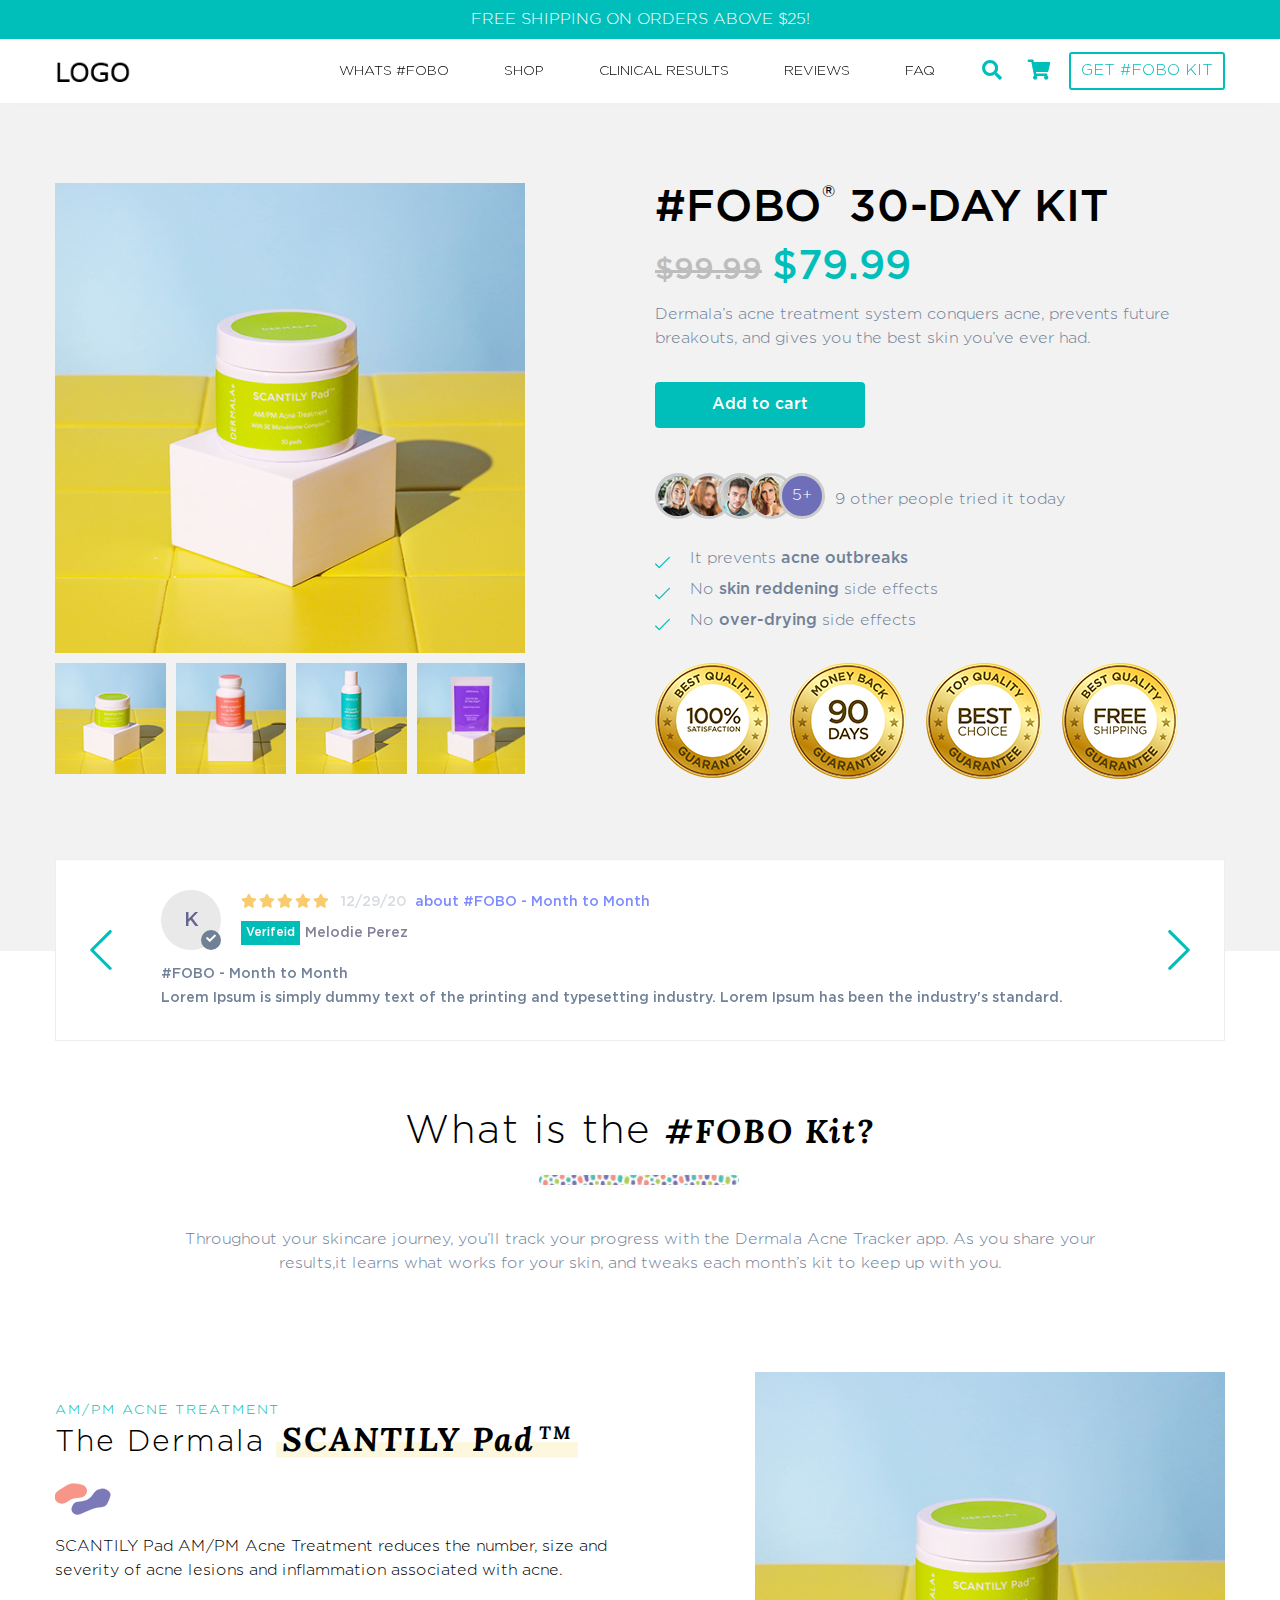
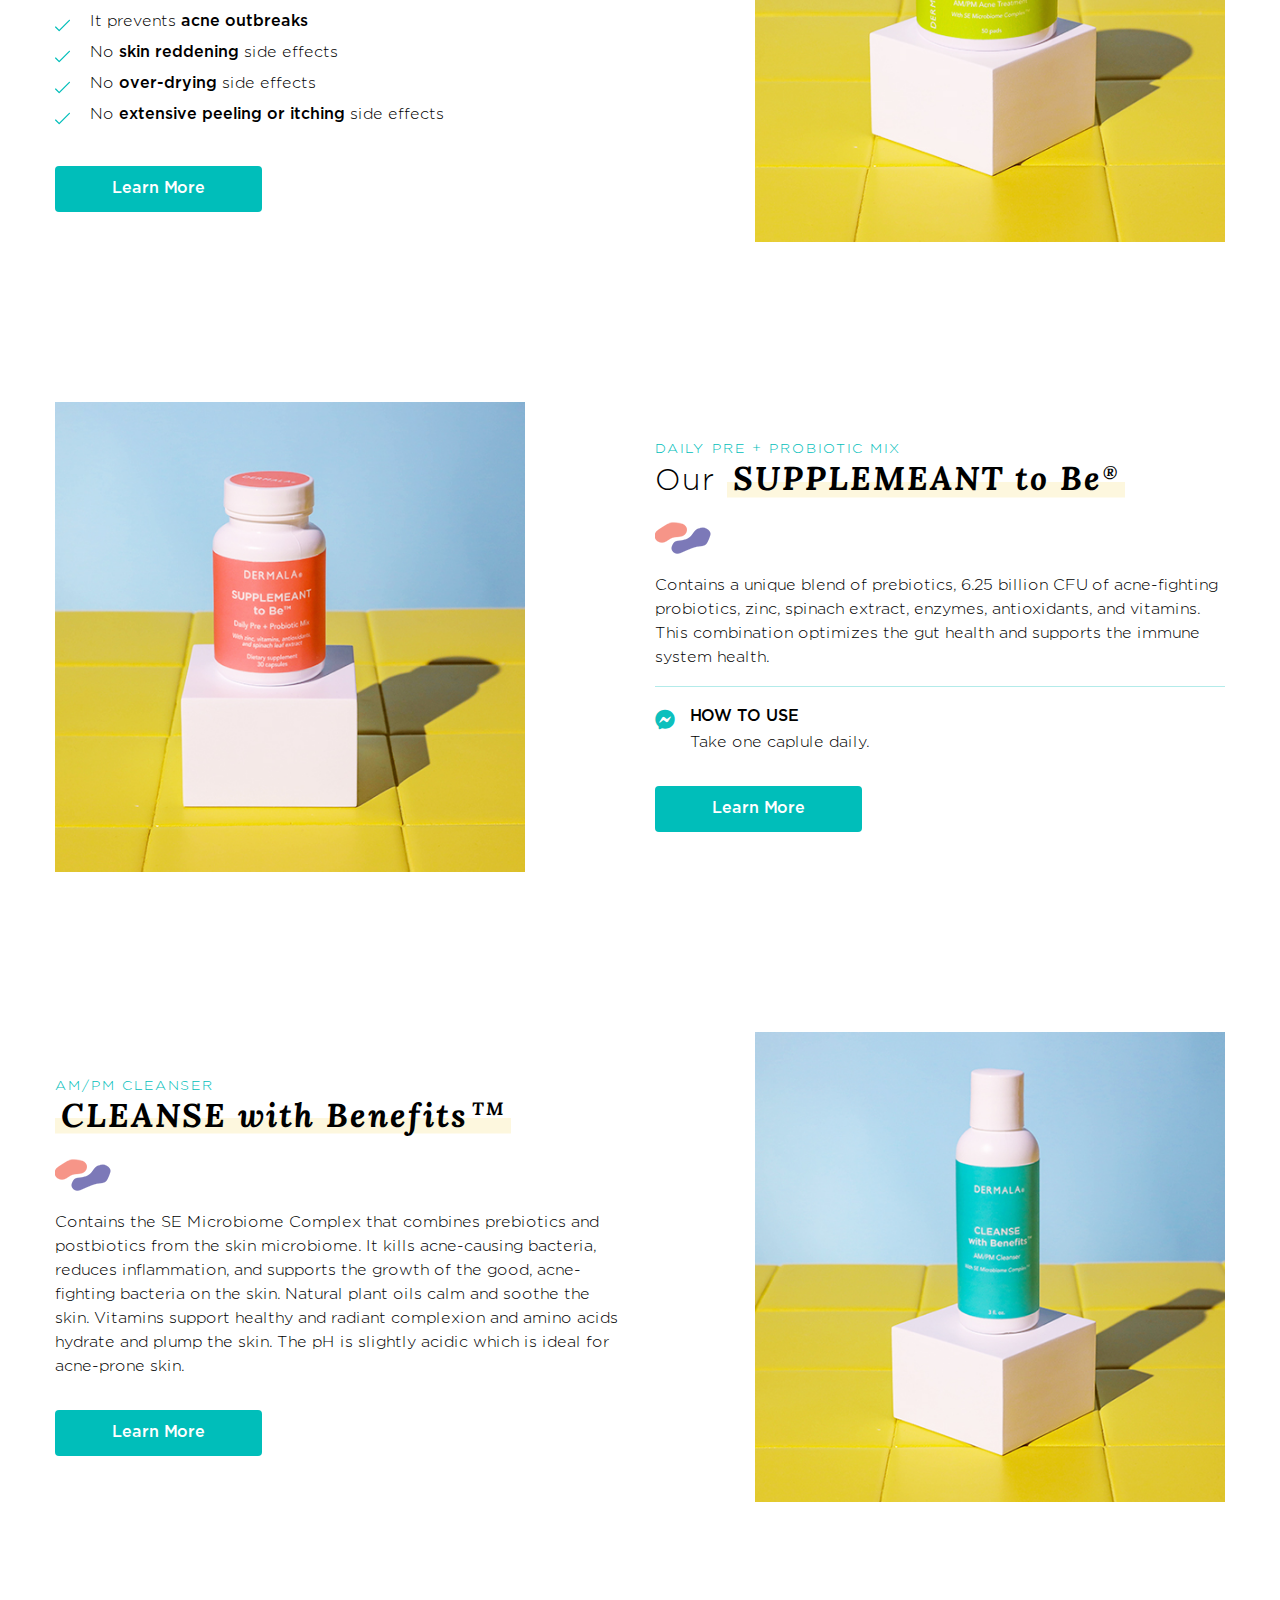
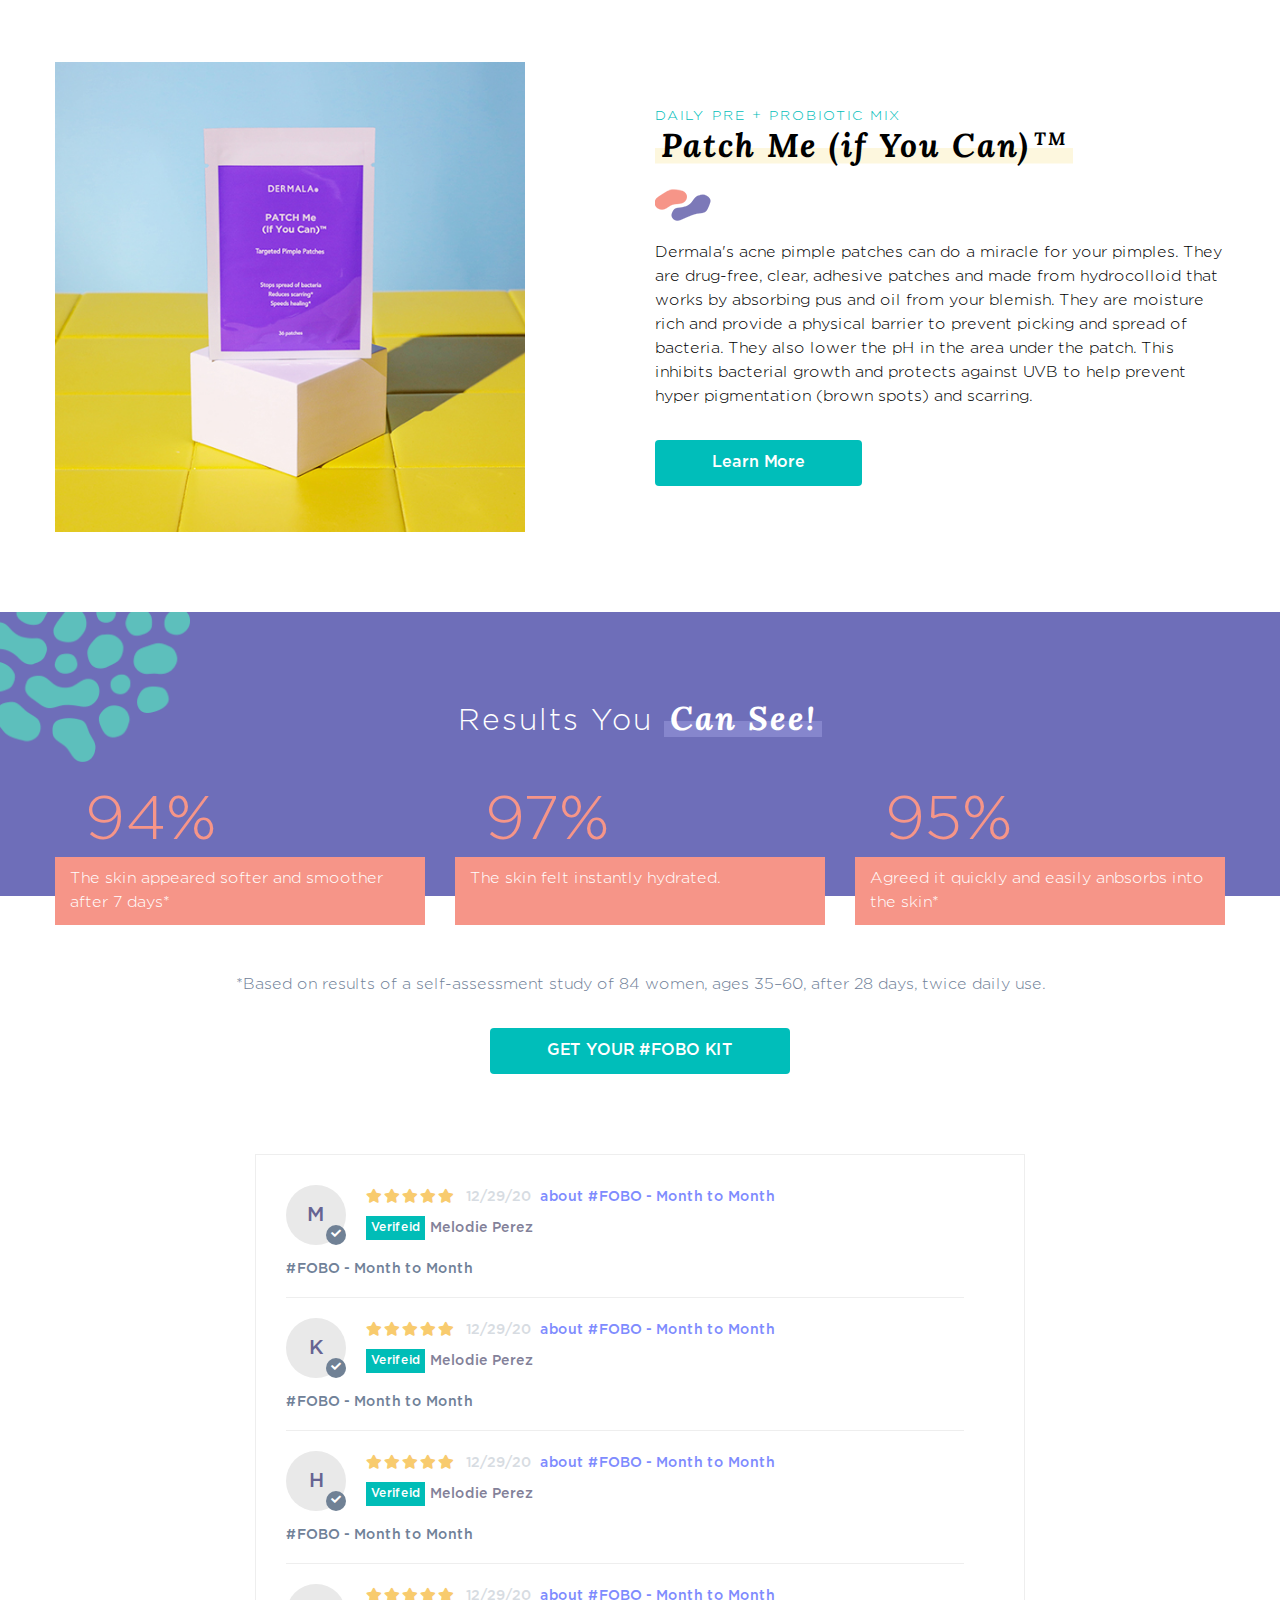
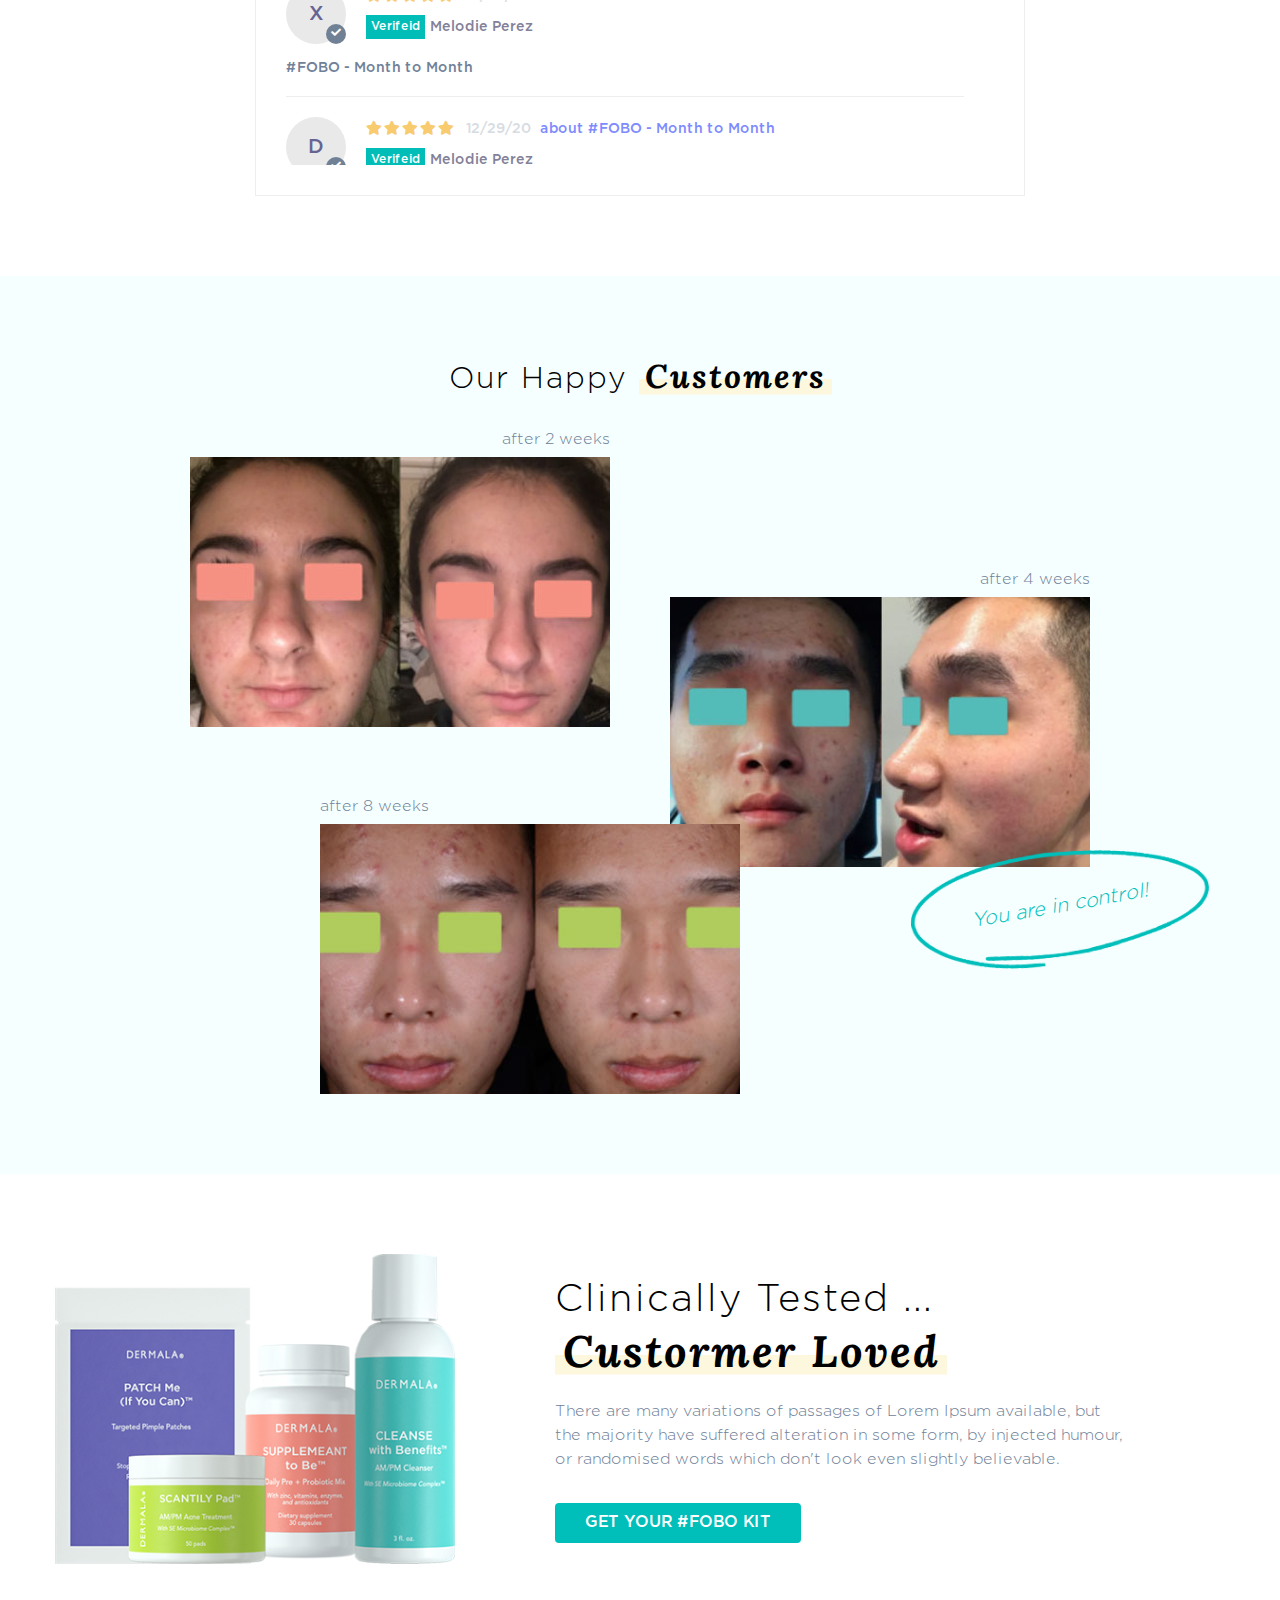
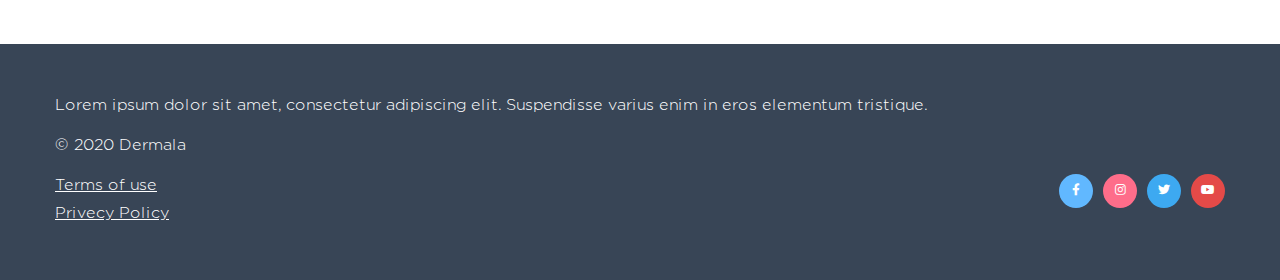
<file: index.html>
<!DOCTYPE html>
<html lang="en-US">
<head>
<meta charset="utf-8">
<meta name="description" content="">
<meta http-equiv="X-UA-Compatible" content="IE=edge">
<meta name="keywords" content="" />
<meta name="author" content="web24service">
<meta name="viewport" content="width=device-width, initial-scale=1">

<!-- Title -->
<title>Dermala</title>

<!-- Favicon -->
<link rel="shortcut icon" type="image/png" href="assets/images/fevicon.png">

<!-- Bootstrap CSS -->
<link rel="stylesheet" href="assets/css/bootstrap.min.css">

<!-- Font awesome CSS -->
<link rel="stylesheet" href="assets/css/font-awesome.min.css">

<!-- Animate CSS -->
<link rel="stylesheet" href="assets/css/animate.min.css">

<!-- slick slider CSS -->
<link rel="stylesheet" href="assets/css/slick.css">

<!-- Main CSS -->
<link rel="stylesheet" href="assets/css/style.css">

<!-- Responsive CSS -->
<link rel="stylesheet" href="assets/css/responsive.css">

<!-- jQuery -->
<script src="assets/js/jquery-3.4.1.min.js"></script>
</head>
<body>
<div class="header-height"></div>
<header class="for-sticky"> 
    <div class="header-area-top">
       <div class="container">
        <h6>Free shipping on orders above $25!</h6>           
       </div>
    </div>
  <div class="container">
     <div class="header-area">
        <!-- Site logo Start -->
        <div class="logo"> <a href="index.html" title="Fittea"><img src="assets/images/logo.png" alt="Fittea"/></a> </div>
        <!-- Site logo end -->

        <!-- Main menu start -->
        <nav class="mainmenu">
          <ul id="navigation">
            <li><a href="#">Whats #Fobo</a></li>  
            <li><a href="#">Shop</a></li>
            <li><a href="#">Clinical Results</a></li>
            <li><a href="#">Reviews</a></li>
            <li><a href="#">faq</a></li>
          </ul>
        </nav>
        <!-- Main menu end --> 
        <!-- Search Start -->
        <div class="navbar header-search-bar">
          <form action="#">
            <span class=""><i class="fas fa-search"></i></span>
          </form>
        </div>
        
        <!-- Search End --> 
        
        <!-- Bag Start -->
        <div class="navbar shopping-bar">
          <span class="dropdown-toggle" data-toggle="dropdown" aria-haspopup="true" aria-expanded="false"><i class="fas fa-shopping-cart"></i></span>
          <div class="dropdown-menu shopping-block">
          
          </div>
        </div>
        <!-- Bag End -->
        
        <div class="user-login"><a href="#">Get #fobo kit</a></div>
        
        
        
        <div class="mobile-menu-wrapper">
        <input type="checkbox" class="menu-check">
            <div class="menu-icon"><div></div></div>
        <nav class="menu">
            <div><div class="nav-mobile"></div></div>
        </nav> 
        </div>  
       
       </div>  
   </div>  
</header>    


<!--NP4 Page Banner-->

<div class="page-content-block np4-banner-sec pb-0">
  <div class="container"> 
    <div class="row">
      <div class="col-12 col-lg-5">
         <div class="np4-hp-fobo-slider"> 
          <div class="np4-hp-fobo-for">
            <div class="np4-hp-fobo-item">
                <img src="assets/images/np3-fobo1.jpg" alt="" />
            </div>
            <div class="np4-hp-fobo-item">
                <img src="assets/images/np3-fobo2.jpg" alt="" />
            </div>
            <div class="np4-hp-fobo-item">
                <img src="assets/images/np3-fobo3.jpg" alt="" />
            </div>
            <div class="np4-hp-fobo-item">
                <img src="assets/images/np3-fobo4.jpg" alt="" />
            </div>
          </div>
          <div class="np4-hp-fobo-nav">
            <div class="np4-hp-fobo-thumb">
                <img src="assets/images/np4-fobo-thumb.jpg" alt="" />
            </div>
            <div class="np4-hp-fobo-thumb">
                <img src="assets/images/np4-fobo-thumb2.jpg" alt="" />
            </div>
            <div class="np4-hp-fobo-thumb">
                <img src="assets/images/np4-fobo-thumb3.jpg" alt="" />
            </div>
            <div class="np4-hp-fobo-thumb">
                <img src="assets/images/np4-fobo-thumb4.jpg" alt="" />
            </div>
          </div>
        </div>  
      </div>
      <div class="col-12 col-lg-6 offset-lg-1">
            <div class="np4-fobo-banner-details">
             <h2>#FOBO<sup>&reg;</sup> 30-Day Kit</h2>
             <div class="np4-fobo-price">
                 <span class="old-price">$99.99</span>$79.99
             </div>
             <p>Dermala’s acne treatment system conquers acne, prevents future breakouts, and gives you the best skin you’ve ever had.</p>
             <a href="#" class="main-btn">Add to cart</a>
             <div class="np4-fobo-banner-man">
                 <ul>
                     <li><span><img src="assets/images/np4-banner-profile1.jpg" alt=""></span></li>
                     <li><span><img src="assets/images/np4-banner-profile2.jpg" alt=""></span></li>
                     <li><span><img src="assets/images/np4-banner-profile3.jpg" alt=""></span></li>
                     <li><span><img src="assets/images/np4-banner-profile4.jpg" alt=""></span></li>
                     <li><span>5+</span></li>
                 </ul>
                 <p>9 other people tried it today</p>
             </div>
             <ul class="check-style">
                 <li>It prevents <strong>acne outbreaks</strong></li>
                 <li>No <strong>skin reddening</strong> side effects</li>
                 <li>No <strong>over-drying</strong> side effects</li>
             </ul>
             <div class="np4-banner-badge-area">
                 <ul>
                     <li><img src="assets/images/np4-badge1.png" alt=""></li>
                     <li><img src="assets/images/np4-badge2.png" alt=""></li>
                     <li><img src="assets/images/np4-badge3.png" alt=""></li>
                     <li><img src="assets/images/np4-badge4.png" alt=""></li>
                 </ul>
             </div>
            </div> 
      </div> 
      <div class="col-12">
          <div class="np4-banner-fobo-slider">              
                <div class="np3-result-bottom-item-area">
                   <div class="np3-result-bottom-item">
                    <div class="np3-result-profile-img">
                        <span class="profie-img">K</span>
                        <span class="profile-check"><i class="fas fa-check"></i></span>
                    </div>
                    <div class="np3-result-profile-text">
                        <ul>
                            <li><div class="star-block"><i class="fas fa-star"></i><i class="fas fa-star"></i><i class="fas fa-star"></i><i class="fas fa-star"></i><i class="fas fa-star"></i></div>
                            <div class="np3-li-fobo"><span class="np3-li-date">12/29/20</span> about <strong>#FOBO - Month to Month</strong></div>
                            </li>
                            <li><span class="verifeid">Verifeid</span> Melodie Perez</li>
                        </ul>
                    </div>
                    </div>
                    <p>#FOBO - Month to Month <br>
                    Lorem Ipsum is simply dummy text of the printing and typesetting industry. Lorem Ipsum has been the industry's standard.</p>
                </div>
                <div class="np3-result-bottom-item-area">
                   <div class="np3-result-bottom-item">
                    <div class="np3-result-profile-img">
                        <span class="profie-img">K</span>
                        <span class="profile-check"><i class="fas fa-check"></i></span>
                    </div>
                    <div class="np3-result-profile-text">
                        <ul>
                            <li><div class="star-block"><i class="fas fa-star"></i><i class="fas fa-star"></i><i class="fas fa-star"></i><i class="fas fa-star"></i><i class="fas fa-star"></i></div>
                            <div class="np3-li-fobo"><span class="np3-li-date">12/29/20</span> about <strong>#FOBO - Month to Month</strong></div>
                            </li>
                            <li><span class="verifeid">Verifeid</span> Melodie Perez</li>
                        </ul>
                    </div>
                    </div>
                    <p>#FOBO - Month to Month <br>
                    Lorem Ipsum is simply dummy text of the printing and typesetting industry. Lorem Ipsum has been the industry's standard.</p>
                </div>
          </div>
      </div> 
    </div>
    
  </div>
</div> 

<div class="page-content-block np3-what-area np4-what pb-0">
  <div class="container"> 
    <div class="row">
      <div class="col-12 col-lg-10 offset-lg-1 text-center">
         <div class="np3-what-txt section-title"> 
           <h2>What is the <span>#FOBO Kit?</span></h2>
           <img src="assets/images/take-our.jpg" alt="">
           <p>Throughout your skincare journey, you’ll track your progress with the Dermala Acne Tracker app. As you share your results,it learns what works for your skin, and tweaks each month’s kit to keep up with you.</p>
        </div>    
      </div>
    </div>
  </div>
</div> 

<!--Fobo Area-->

<div id="" class="page-content-block">
  <div class="container"> 
    <div class="row flex-row-reverse">
      <div class="col-12 col-lg-5 offset-lg-1">
          <img src="assets/images/np3-fobo1.jpg" alt=""> 
      </div>
      <div class="col-12 col-lg-6 mtb-auto">
        <div class="hp-fobo-details section-title">
         <h6>AM/PM acne treatment</h6>
         <h2>The Dermala <mark><span>SCANTILY Pad <sup>TM</sup></span></mark></h2>
         <div class="fobo-shape-img"><img src="assets/images/fobo-shape.png" alt=""></div>
         <p>SCANTILY Pad AM/PM Acne Treatment reduces the number, size and severity of acne lesions and inflammation associated with acne.</p>
         <ul class="check-style mb-4">
         <li>It prevents <strong>acne outbreaks</strong></li> 
         <li>No <strong>skin reddening</strong> side effects </li>
         <li>No <strong>over-drying</strong> side effects</li>
         <li>No <strong>extensive peeling or itching</strong> side effects</li>
         </ul>
         <a href="#" class="np4-btn main-btn">Learn More</a>
        </div> 
      </div> 
    </div>
  </div>
</div>
<div id="" class="page-content-block">
  <div class="container"> 
    <div class="row">
      <div class="col-12 col-lg-5">
          <img src="assets/images/np3-fobo2.jpg" alt=""> 
      </div>
      <div class="col-12 col-lg-6 offset-lg-1 mtb-auto">
        <div class="hp-fobo-details section-title">
         <h6>Daily pre + Probiotic Mix</h6>
         <h2>Our <mark><span>SUPPLEMEANT to Be <sup style="margin-left: -10px;font-size: 16px;">&reg;</sup></span></mark></h2>
         <div class="fobo-shape-img"><img src="assets/images/fobo-shape.png" alt=""></div>
         <p>Contains a unique blend of prebiotics, 6.25 billion CFU of acne-fighting probiotics, zinc, spinach extract, enzymes, antioxidants, and vitamins. This combination optimizes the gut health and supports the immune system health.</p>
         <div class="np3-fobo-txt-how">
             <span><i class="fab fa-facebook-messenger"></i></span>
             <div class="np3-fobo-how-txt">
                 <h5>How to use</h5>
                 <p>Take one caplule daily.</p>
             </div>
         </div>
         <a href="#" class="np4-btn main-btn">Learn More</a>
        </div> 
      </div> 
    </div>
  </div>
</div> 
<div id="" class="page-content-block">
  <div class="container"> 
    <div class="row flex-row-reverse">
      <div class="col-12 col-lg-5 offset-lg-1">
          <img src="assets/images/np3-fobo3.jpg" alt=""> 
      </div>
      <div class="col-12 col-lg-6 mtb-auto">
        <div class="hp-fobo-details section-title">
         <h6>AM/PM Cleanser</h6>
         <h2><mark><span>CLEANSE with Benefits <sup>TM</sup></span></mark></h2>
         <div class="fobo-shape-img"><img src="assets/images/fobo-shape.png" alt=""></div>
         <p>Contains the SE Microbiome Complex that combines prebiotics and postbiotics from the skin microbiome. It kills acne-causing bacteria, reduces inflammation, and supports the growth of the good, acne-fighting bacteria on the skin. Natural plant oils calm and soothe 
the skin. Vitamins support healthy and radiant complexion and amino acids hydrate and plump the skin. The pH is slightly acidic which is ideal for acne-prone skin.</p>
         <a href="#" class="np4-btn main-btn">Learn More</a>
        </div> 
      </div> 
    </div>
  </div>
</div> 
<div id="" class="page-content-block">
  <div class="container"> 
    <div class="row">
      <div class="col-12 col-lg-5">
          <img src="assets/images/np3-fobo4.jpg" alt=""> 
      </div>
      <div class="col-12 col-lg-6 offset-lg-1 mtb-auto">
        <div class="hp-fobo-details section-title">
         <h6>Daily pre + Probiotic mix</h6>
         <h2><mark><span>Patch Me (if You Can) <sup>TM</sup></span></mark></h2>
         <div class="fobo-shape-img"><img src="assets/images/fobo-shape.png" alt=""></div>
         <p>Dermala's acne pimple patches can do a miracle for your pimples. They are drug-free, clear, adhesive patches and made from hydrocolloid that works by absorbing pus and oil from your blemish. They are moisture rich and provide a physical barrier to prevent picking and spread of bacteria. They also lower the pH in the area under the patch. This inhibits bacterial growth and protects against UVB to help prevent hyper pigmentation (brown spots) and scarring.</p>
         <a href="#" class="np4-btn main-btn">Learn More</a>
        </div> 
      </div> 
    </div>
  </div>
</div> 

<div class="page-content-block micro-result pb-0">
    <div class="container">
        <div class="row">
            <div class="col-12">
                <div class="micro-details section-title">
                    <h2>Results You <mark><span> Can See!</span></mark></h2>
                </div>
            </div>
        </div>
        <div class="row">
            <div class="col-12 col-md-4">
               <div class="result-block">
                  <span>94%</span>
                  <div class="result-text">The skin appeared softer and smoother after 7 days*</div> 
                </div> 
            </div>
            <div class="col-12 col-md-4">
               <div class="result-block">
                  <span>97%</span>
                  <div class="result-text">The skin felt instantly hydrated.</div> 
                </div> 
            </div>
            <div class="col-12 col-md-4">
               <div class="result-block">
                  <span>95%</span>
                  <div class="result-text">Agreed it quickly and easily anbsorbs into the skin*</div> 
                </div> 
            </div>
        </div>
        <div class="row mt-5">
            <div class="col-12 text-center">
               <p>*Based on results of a self-assessment study of 84 women, ages 35–60, after 28 days, twice daily use.</p>
                <a href="#" class="np4-btn main-btn text-uppercase">Get your #fobo kit</a>
            </div>
        </div>
    </div>
</div>    
   

<!-- Loved area -->

<div class="page-content-block np3-result-bottom-area">
  <div class="container"> 
    <div class="row">
        <div class="col-12 col-lg-8 offset-lg-2">
          <div class="np3-result-bottom-block">  
            <div class="np3-result-bottom-details">
                <div class="np3-result-bottom-item-area">
                   <div class="np3-result-bottom-item">
                    <div class="np3-result-profile-img">
                        <span class="profie-img">M</span>
                        <span class="profile-check"><i class="fas fa-check"></i></span>
                    </div>
                    <div class="np3-result-profile-text">
                        <ul>
                            <li><div class="star-block"><i class="fas fa-star"></i><i class="fas fa-star"></i><i class="fas fa-star"></i><i class="fas fa-star"></i><i class="fas fa-star"></i></div>
                            <div class="np3-li-fobo"><span class="np3-li-date">12/29/20</span> about <strong>#FOBO - Month to Month</strong></div>
                            </li>
                            <li><span class="verifeid">Verifeid</span> Melodie Perez</li>
                        </ul>
                    </div>
                    </div>
                    <p>#FOBO - Month to Month</p>
                </div>
                <div class="np3-result-bottom-item-area">
                   <div class="np3-result-bottom-item">
                    <div class="np3-result-profile-img">
                        <span class="profie-img">K</span>
                        <span class="profile-check"><i class="fas fa-check"></i></span>
                    </div>
                    <div class="np3-result-profile-text">
                        <ul>
                            <li><div class="star-block"><i class="fas fa-star"></i><i class="fas fa-star"></i><i class="fas fa-star"></i><i class="fas fa-star"></i><i class="fas fa-star"></i></div>
                            <div class="np3-li-fobo"><span class="np3-li-date">12/29/20</span> about <strong>#FOBO - Month to Month</strong></div>
                            </li>
                            <li><span class="verifeid">Verifeid</span> Melodie Perez</li>
                        </ul>
                    </div>
                    </div>
                    <p>#FOBO - Month to Month</p>
                </div>
                <div class="np3-result-bottom-item-area">
                   <div class="np3-result-bottom-item">
                    <div class="np3-result-profile-img">
                        <span class="profie-img">H</span>
                        <span class="profile-check"><i class="fas fa-check"></i></span>
                    </div>
                    <div class="np3-result-profile-text">
                        <ul>
                            <li><div class="star-block"><i class="fas fa-star"></i><i class="fas fa-star"></i><i class="fas fa-star"></i><i class="fas fa-star"></i><i class="fas fa-star"></i></div>
                            <div class="np3-li-fobo"><span class="np3-li-date">12/29/20</span> about <strong>#FOBO - Month to Month</strong></div>
                            </li>
                            <li><span class="verifeid">Verifeid</span> Melodie Perez</li>
                        </ul>
                    </div>
                    </div>
                    <p>#FOBO - Month to Month</p>
                </div>
                <div class="np3-result-bottom-item-area">
                   <div class="np3-result-bottom-item">
                    <div class="np3-result-profile-img">
                        <span class="profie-img">X</span>
                        <span class="profile-check"><i class="fas fa-check"></i></span>
                    </div>
                    <div class="np3-result-profile-text">
                        <ul>
                            <li><div class="star-block"><i class="fas fa-star"></i><i class="fas fa-star"></i><i class="fas fa-star"></i><i class="fas fa-star"></i><i class="fas fa-star"></i></div>
                            <div class="np3-li-fobo"><span class="np3-li-date">12/29/20</span> about <strong>#FOBO - Month to Month</strong></div>
                            </li>
                            <li><span class="verifeid">Verifeid</span> Melodie Perez</li>
                        </ul>
                    </div>
                    </div>
                    <p>#FOBO - Month to Month</p>
                </div>
                <div class="np3-result-bottom-item-area">
                   <div class="np3-result-bottom-item">
                    <div class="np3-result-profile-img">
                        <span class="profie-img">D</span>
                        <span class="profile-check"><i class="fas fa-check"></i></span>
                    </div>
                    <div class="np3-result-profile-text">
                        <ul>
                            <li><div class="star-block"><i class="fas fa-star"></i><i class="fas fa-star"></i><i class="fas fa-star"></i><i class="fas fa-star"></i><i class="fas fa-star"></i></div>
                            <div class="np3-li-fobo"><span class="np3-li-date">12/29/20</span> about <strong>#FOBO - Month to Month</strong></div>
                            </li>
                            <li><span class="verifeid">Verifeid</span> Melodie Perez</li>
                        </ul>
                    </div>
                    </div>
                    <p>#FOBO - Month to Month</p>
                </div>
                <div class="np3-result-bottom-item-area">
                   <div class="np3-result-bottom-item">
                    <div class="np3-result-profile-img">
                        <span class="profie-img">R</span>
                        <span class="profile-check"><i class="fas fa-check"></i></span>
                    </div>
                    <div class="np3-result-profile-text">
                        <ul>
                            <li><div class="star-block"><i class="fas fa-star"></i><i class="fas fa-star"></i><i class="fas fa-star"></i><i class="fas fa-star"></i><i class="fas fa-star"></i></div>
                            <div class="np3-li-fobo"><span class="np3-li-date">12/29/20</span> about <strong>#FOBO - Month to Month</strong></div>
                            </li>
                            <li><span class="verifeid">Verifeid</span> Melodie Perez</li>
                        </ul>
                    </div>
                    </div>
                    <p>#FOBO - Month to Month</p>
                </div>
            </div>
          </div>    
        </div>
    </div>
  </div>
</div> 


<!--microbiome img area-->
 
<div class="micro-img-area np4-micro">
    <div class="container">
        <div class="row">
            <div class="col-12 col-lg-10 offset-lg-1">
                <div class="micro-img-details">
                    <div class="section-title">
                           <h2>Our Happy <mark><span>Customers</span></mark></h2>
                       </div>
                    <div class="micro-img-items">
                      <div class="micro-img-top">
                         <h6>after 2 weeks</h6>
                         <img src="assets/images/micor-img-top.jpg" alt="">   
                      </div>
                      <div class="micro-img-right">
                           <h6>after 4 weeks</h6>
                           <img src="assets/images/micor-img-right.jpg" alt="">  
                           <div class="micro-control">
                               <p>You are in control!</p>
                           </div> 
                      </div>
                      <div class="micro-img-bottom">
                           <h6>after 8 weeks</h6>
                           <img src="assets/images/micor-img-bottom.jpg" alt="">  
                      </div>
                    </div>
                 </div>
                </div>
            </div>
        </div>
    </div>
<!-- Loved area -->

<div class="page-content-block np3-loved-area np4-loved">
  <div class="container"> 
    <div class="row">
        <div class="col-12 col-lg-5">
            <div class="np3-loved-img">
                <img src="assets/images/np3-footer-top.png" alt="">
            </div>
        </div>
      <div class="col-12 col-lg-6 mtb-auto">
         <div class="np3-loved-txt section-title"> 
           <h2>Clinically Tested ... <br><mark><span> Custormer Loved</span></mark></h2>
           <p>There are many variations of passages of Lorem Ipsum available, but the majority have suffered alteration in some form, by injected humour, or randomised words which don't look even slightly believable.</p>
           <a href="#" class="main-btn">Get Your #fobo kit</a>
        </div>    
      </div>
    </div>
  </div>
</div> 


<!-- Footer start -->
<footer class="site-footer"> 

    <div class="footer-menu-group">
      <div class="container">
        <div class="row">
        <div class="col-12">
            <p>Lorem ipsum dolor sit amet, consectetur adipiscing elit. Suspendisse varius enim in eros elementum tristique.</p>
            <p>© 2020 Dermala</p>
        </div>
        </div>
        <div class="row">
        <div class="col-12 col-lg-6">
            <div class="footer-terms">
                <ul>
                    <li><a href="#">Terms of use</a></li>
                    <li><a href="#">Privecy Policy</a></li>
                </ul>
            </div>
        </div>
        <div class="col-12 col-lg-6">
        <div class="bottom-social"> 
            <a href="#" class="fb-icon"><i class="fab fa-facebook-f"></i></a> 
            <a href="#" class="instagram-icon"><i class="fab fa-instagram"></i></a>
            <a href="#"   class="twitter-icon"><i class="fab fa-twitter"></i></a> 
            <a href="#" class="youtube-icon"><i class="fab fa-youtube"></i></a> 
        </div>
        </div>
        </div>
      </div>
    </div>
  </footer>
<!-- Footer end -->

<!-- Start scroll top -->
<div class="scrollup"><i class="fas fa-chevron-up"></i></div>
<!-- End scroll top --> 

<!-- Bootstrap JS --> 
<script src="assets/js/bootstrap.min.js"></script> 

<!-- slick slider JS --> 
<script src="assets/js/slick.min.js"></script> 

<!-- WOW JS --> 
<script src="assets/js/wow-1.3.0.min.js"></script> 

<!-- Active JS --> 
<script src="assets/js/active-before-after.js"></script>
<script src="assets/js/active.js"></script>
</body>
</html>
</file>
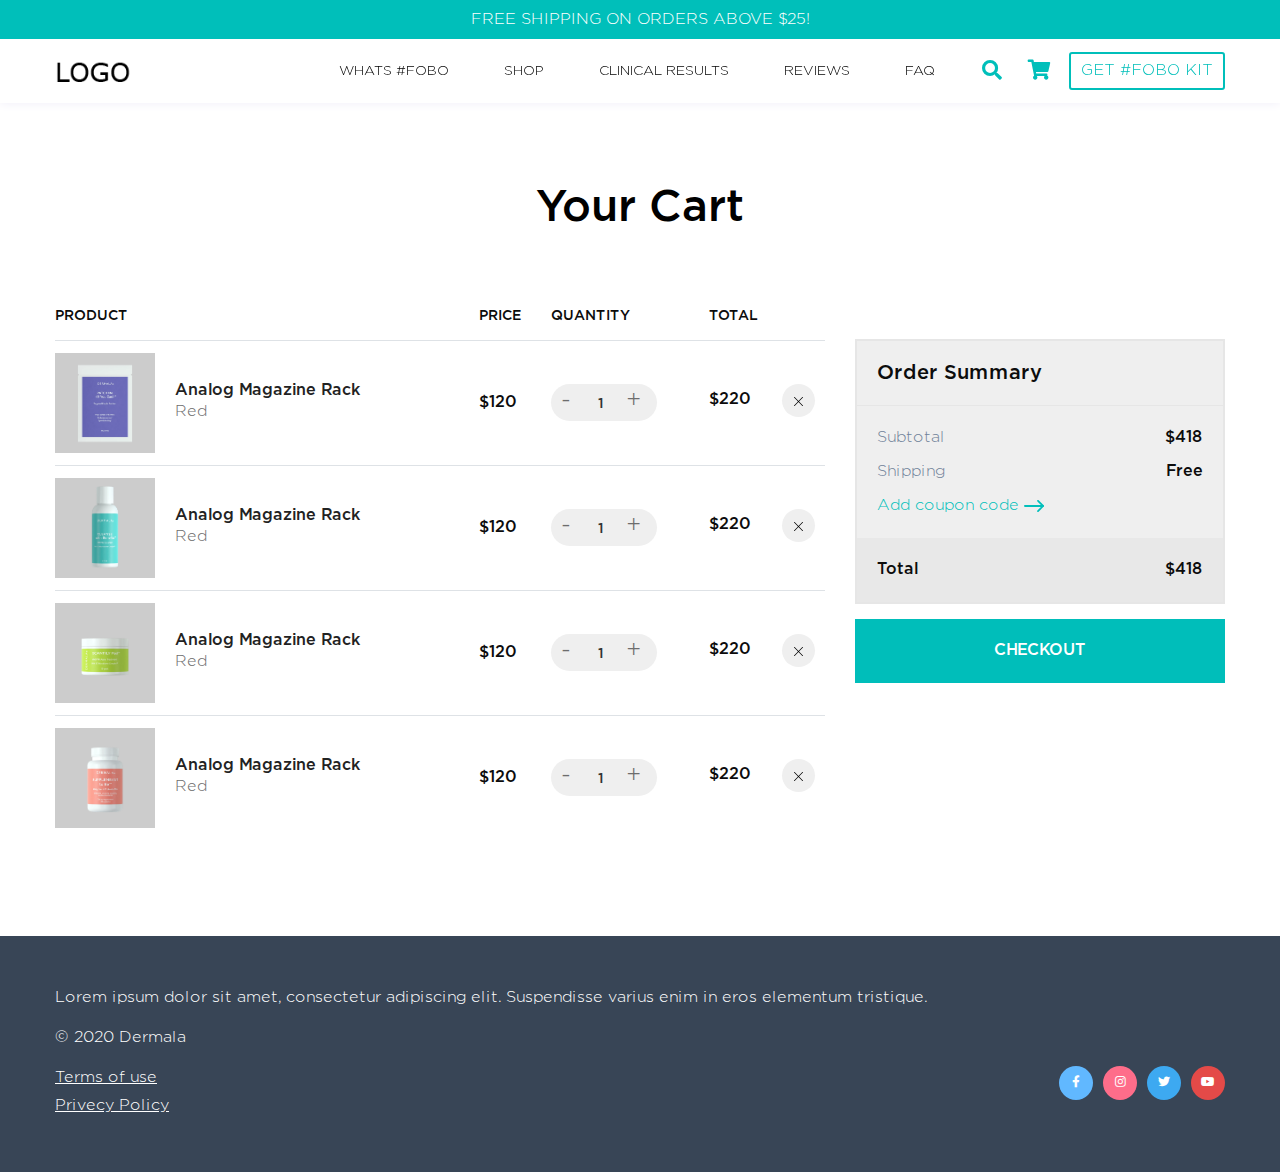
<file: cart.html>
<!DOCTYPE html>
<html lang="en-US">
<head>
<meta charset="utf-8">
<meta name="description" content="">
<meta http-equiv="X-UA-Compatible" content="IE=edge">
<meta name="keywords" content="" />
<meta name="author" content="web24service">
<meta name="viewport" content="width=device-width, initial-scale=1">

<!-- Title -->
<title>Dermala</title>

<!-- Favicon -->
<link rel="shortcut icon" type="image/png" href="assets/images/fevicon.png">

<!-- Bootstrap CSS -->
<link rel="stylesheet" href="assets/css/bootstrap.min.css">

<!-- Font awesome CSS -->
<link rel="stylesheet" href="assets/css/font-awesome.min.css">

<!-- Animate CSS -->
<link rel="stylesheet" href="assets/css/animate.min.css">

<!-- slick slider CSS -->
<link rel="stylesheet" href="assets/css/slick.css">

<!-- Main CSS -->
<link rel="stylesheet" href="assets/css/style.css">

<!-- Responsive CSS -->
<link rel="stylesheet" href="assets/css/responsive.css">

<!-- jQuery -->
<script src="assets/js/jquery-3.4.1.min.js"></script>
</head>
<body>
<div class="header-height"></div>
<header class="for-sticky"> 
    <div class="header-area-top">
       <div class="container">
        <h6>Free shipping on orders above $25!</h6>           
       </div>
    </div>
  <div class="container">
     <div class="header-area">
        <!-- Site logo Start -->
        <div class="logo"> <a href="index.html" title="Fittea"><img src="assets/images/logo.png" alt="Fittea"/></a> </div>
        <!-- Site logo end -->

        <!-- Main menu start -->
        <nav class="mainmenu">
          <ul id="navigation">
            <li class="megamenu"><a href="#">Whats #Fobo</a>
              <div class="megamenu-block">
                 <div class="megamenu-left-menu">
                   <h4>What causes acne?</h4> 
                   <ul>
                       <li><a href="#" title="">The Acne Cycle</a></li>  
                       <li><a href="#" title="">Genetics</a></li>  
                       <li><a href="#" title="">Hormones</a></li>  
                       <li><a href="#" title="">Stress</a></li>  
                       <li><a href="#" title="">Diet</a></li>
                       <li><a href="#" title="">Medication</a></li>  
                       <li><a href="#" title="">Environment</a></li>  
                       <li><a href="#" title="">Personal Habits and Cosmetics</a></li>  
                       <li><a href="#" title="">Acne Myths</a></li>  
                   </ul>     
                 </div>
                 <div class="megamenu-right-menu">
                   <div class="row">
                      <div class="col-sm-6"> 
                       <h4>Acne types</h4> 
                       <ul>
                           <li><a href="#" title="">The Acne Cycle</a></li>  
                           <li><a href="#" title="">Genetics</a></li>  
                           <li><a href="#" title="">Hormones</a></li>  
                           <li><a href="#" title="">Stress</a></li>   
                       </ul> 
                       <h4>Acne types</h4> 
                       <ul>
                           <li><a href="#" title="">The Acne Cycle</a></li>  
                           <li><a href="#" title="">Genetics</a></li>  
                           <li><a href="#" title="">Hormones</a></li>  
                           <li><a href="#" title="">Stress</a></li>   
                       </ul>   
                     </div>
                      <div class="col-sm-6"> 
                       <h4>Acne types</h4> 
                       <ul>
                           <li><a href="#" title="">The Acne Cycle</a></li>  
                           <li><a href="#" title="">Genetics</a></li>  
                           <li><a href="#" title="">Hormones</a></li>  
                           <li><a href="#" title="">Stress</a></li>   
                       </ul>
                       <h4>Acne types</h4> 
                       <ul>
                           <li><a href="#" title="">The Acne Cycle</a></li>  
                           <li><a href="#" title="">Genetics</a></li>  
                           <li><a href="#" title="">Hormones</a></li>  
                           <li><a href="#" title="">Stress</a></li>   
                       </ul>   
                     </div> 
                  </div>    
                </div> 
              </div>
            </li>  
            <li><a href="#">Shop</a>
              <ul>
                 <li>
                   <a href="#" title="">
                    <span>Original</span><br>   
                    SCANTILY Pad ™<br>
                    <p>The original and suitable for all skin types.</p>
                   </a>
                </li>
                <li>
                   <a href="#" title="">
                    <span>Original</span><br>   
                    CLEANSE with Benefits™<br>
                    <p>The original and suitable for all skin types.</p>
                   </a>
                </li>
                <li>
                   <a href="#" title="">
                    <span>Original</span><br>   
                    PATCH Me (If You Can)™<br>
                    <p>The original and suitable for all skin types.</p>
                   </a>
                </li>  
               </ul> 
            </li>
            <li><a href="#">Clinical Results</a>
               <ul>
                 <li><a href="#" title="">Testimonials</a></li>
                 <li><a href="#" title="">Submit your story</a></li>
               </ul> 
            </li>
            <li><a href="#">Reviews</a></li>
            <li><a href="#">faq</a></li>
          </ul>
        </nav>
        <!-- Main menu end --> 
        <!-- Search Start -->
        <div class="navbar header-search-bar">
          <form action="#">
            <span class=""><i class="fas fa-search"></i></span>
          </form>
        </div>
        
        <!-- Search End --> 
        
        <!-- Bag Start -->
        <div class="navbar shopping-bar">
          <span class="dropdown-toggle" data-toggle="dropdown" aria-haspopup="true" aria-expanded="false"><i class="fas fa-shopping-cart"></i></span>
          <div class="dropdown-menu shopping-block">
          
          </div>
        </div>
        <!-- Bag End -->
        
        <div class="user-login"><a href="#">Get #fobo kit</a></div>
        
        
        
        <div class="mobile-menu-wrapper">
        <input type="checkbox" class="menu-check">
            <div class="menu-icon"><div></div></div>
        <nav class="menu">
            <div><div class="nav-mobile"></div></div>
        </nav> 
        </div>  
       
       </div>  
   </div>  
</header>    

<div class="page-content-block cart-area">
  <div class="container"> 
    <div class="row mb-4">
      <div class="col-12 mb-4 text-center">       
           <h2>Your Cart</h2>
        </div>
    </div>
    <div class="row">
      <div class="col-12 col-lg-8">
            <div class="cart-area-details table-responsive">
                <table class="table">
                  <thead style="font-family: 'Gotham';text-transform: uppercase">
                    <tr>
                      <th scope="col">Product</th>
                      <th scope="col">Price</th>
                      <th scope="col">Quantity</th>
                      <th scope="col">Total</th>
                    </tr>
                  </thead>
                  <tbody>
                    <tr>
                      <th scope="row">
                         <div class="cart-img-area">
                              <div class="cart-img mt-auto"><img src="assets/images/PatchesSquare_900x.webp" alt=""></div>
                              <div class="cart-txt">
                                  <h6><a href="">Analog Magazine Rack</a></h6>
                                  <span>Red</span>
                              </div>
                         </div>
                      </th>
                      <td>$120</td>
                      <td>
                        <div class="quantity">
                           <div class="incrise-number">  
                             <span class="sub-number">-</span><input type="text" value="1" class="increase-input" /><span class="add-number">+</span>
                           </div> 
                         </div>
                     </td>
                      <td>
                      <div class="cart-price-area">
                          <div class="cart-total-price">$220</div>
                          <div class="cart-cancel"><span><img src="assets/images/cancel.svg" alt=""></span></div>
                      </div>
                      </td>
                    </tr>
                    <tr>
                      <th scope="row">
                         <div class="cart-img-area">
                              <div class="cart-img mt-auto"><img src="assets/images/CleanserSquare_900x.webp" alt=""></div>
                              <div class="cart-txt">
                                  <h6><a href="">Analog Magazine Rack</a></h6>
                                  <span>Red</span>
                              </div>
                         </div>
                      </th>
                      <td>$120</td>
                      <td>
                        <div class="quantity">
                           <div class="incrise-number">  
                             <span class="sub-number">-</span><input type="text" value="1" class="increase-input" /><span class="add-number">+</span>
                           </div> 
                         </div>
                     </td>
                      <td>
                      <div class="cart-price-area">
                          <div class="cart-total-price">$220</div>
                          <div class="cart-cancel"><span><img src="assets/images/cancel.svg" alt=""></span></div>
                      </div>
                      </td>
                    </tr>
                    <tr>
                      <th scope="row">
                         <div class="cart-img-area">
                              <div class="cart-img mt-auto"><img src="assets/images/p1.webp" alt=""></div>
                              <div class="cart-txt">
                                  <h6><a href="">Analog Magazine Rack</a></h6>
                                  <span>Red</span>
                              </div>
                         </div>
                      </th>
                      <td>$120</td>
                      <td>
                        <div class="quantity">
                           <div class="incrise-number">  
                             <span class="sub-number">-</span><input type="text" value="1" class="increase-input" /><span class="add-number">+</span>
                           </div> 
                         </div>
                     </td>
                      <td>
                      <div class="cart-price-area">
                          <div class="cart-total-price">$220</div>
                          <div class="cart-cancel"><span><img src="assets/images/cancel.svg" alt=""></span></div>
                      </div>
                      </td>
                    </tr>
                     <tr>
                      <th scope="row">
                         <div class="cart-img-area">
                              <div class="cart-img mt-auto"><img src="assets/images/SupplemeantSquare_900x.webp" alt=""></div>
                              <div class="cart-txt">
                                  <h6><a href="">Analog Magazine Rack</a></h6>
                                  <span>Red</span>
                              </div>
                         </div>
                      </th>
                      <td>$120</td>
                      <td>
                        <div class="quantity">
                           <div class="incrise-number">  
                             <span class="sub-number">-</span><input type="text" value="1" class="increase-input" /><span class="add-number">+</span>
                           </div> 
                         </div>
                     </td>
                      <td>
                      <div class="cart-price-area">
                          <div class="cart-total-price">$220</div>
                          <div class="cart-cancel"><span><img src="assets/images/cancel.svg" alt=""></span></div>
                      </div>
                      </td>
                    </tr>
                  </tbody>
                </table>
            </div>
       </div>
      <div class="col-12 col-lg-4">
      <div class="cart-order-area">
          <div class="cart-order-title">
              <h5>Order Summary</h5>
          </div>
          <div class="cart-order-details">
              <ul>
                  <li><span>Subtotal</span><span>$418</span></li>
                  <li><span>Shipping</span><span>Free</span></li>
              </ul>
              <a href="#">Add coupon code <span><img src="assets/images/arrow-blue.svg" alt=""></span></a>
          </div>
          <div class="cart-order-total">
              <ul>
                  <li><span>Total</span><span>$418</span></li>
              </ul>
          </div>
      </div>
      <div class="cart-order-btn">
      <a href="#" class="main-btn">Checkout</a>
      </div>
      </div>  
    </div>
  </div>
</div> 
     


<!-- Footer start -->
<footer class="site-footer"> 

    <div class="footer-menu-group">
      <div class="container">
        <div class="row">
        <div class="col-12">
            <p>Lorem ipsum dolor sit amet, consectetur adipiscing elit. Suspendisse varius enim in eros elementum tristique.</p>
            <p>© 2020 Dermala</p>
        </div>
        </div>
        <div class="row">
        <div class="col-12 col-lg-6">
            <div class="footer-terms">
                <ul>
                    <li><a href="#">Terms of use</a></li>
                    <li><a href="#">Privecy Policy</a></li>
                </ul>
            </div>
        </div>
        <div class="col-12 col-lg-6">
        <div class="bottom-social"> 
            <a href="#" class="fb-icon"><i class="fab fa-facebook-f"></i></a> 
            <a href="#" class="instagram-icon"><i class="fab fa-instagram"></i></a>
            <a href="#"   class="twitter-icon"><i class="fab fa-twitter"></i></a> 
            <a href="#" class="youtube-icon"><i class="fab fa-youtube"></i></a> 
        </div>
        </div>
        </div>
      </div>
    </div>
  </footer>
<!-- Footer end -->

<!-- Start scroll top -->
<div class="scrollup"><i class="fas fa-chevron-up"></i></div>
<!-- End scroll top --> 

<!-- Bootstrap JS --> 
<script src="assets/js/bootstrap.min.js"></script> 

<!-- slick slider JS --> 
<script src="assets/js/slick.min.js"></script> 

<!-- WOW JS --> 
<script src="assets/js/wow-1.3.0.min.js"></script> 

<!-- Active JS --> 
<script src="assets/js/active.js"></script>
</body>
</html>
</file>
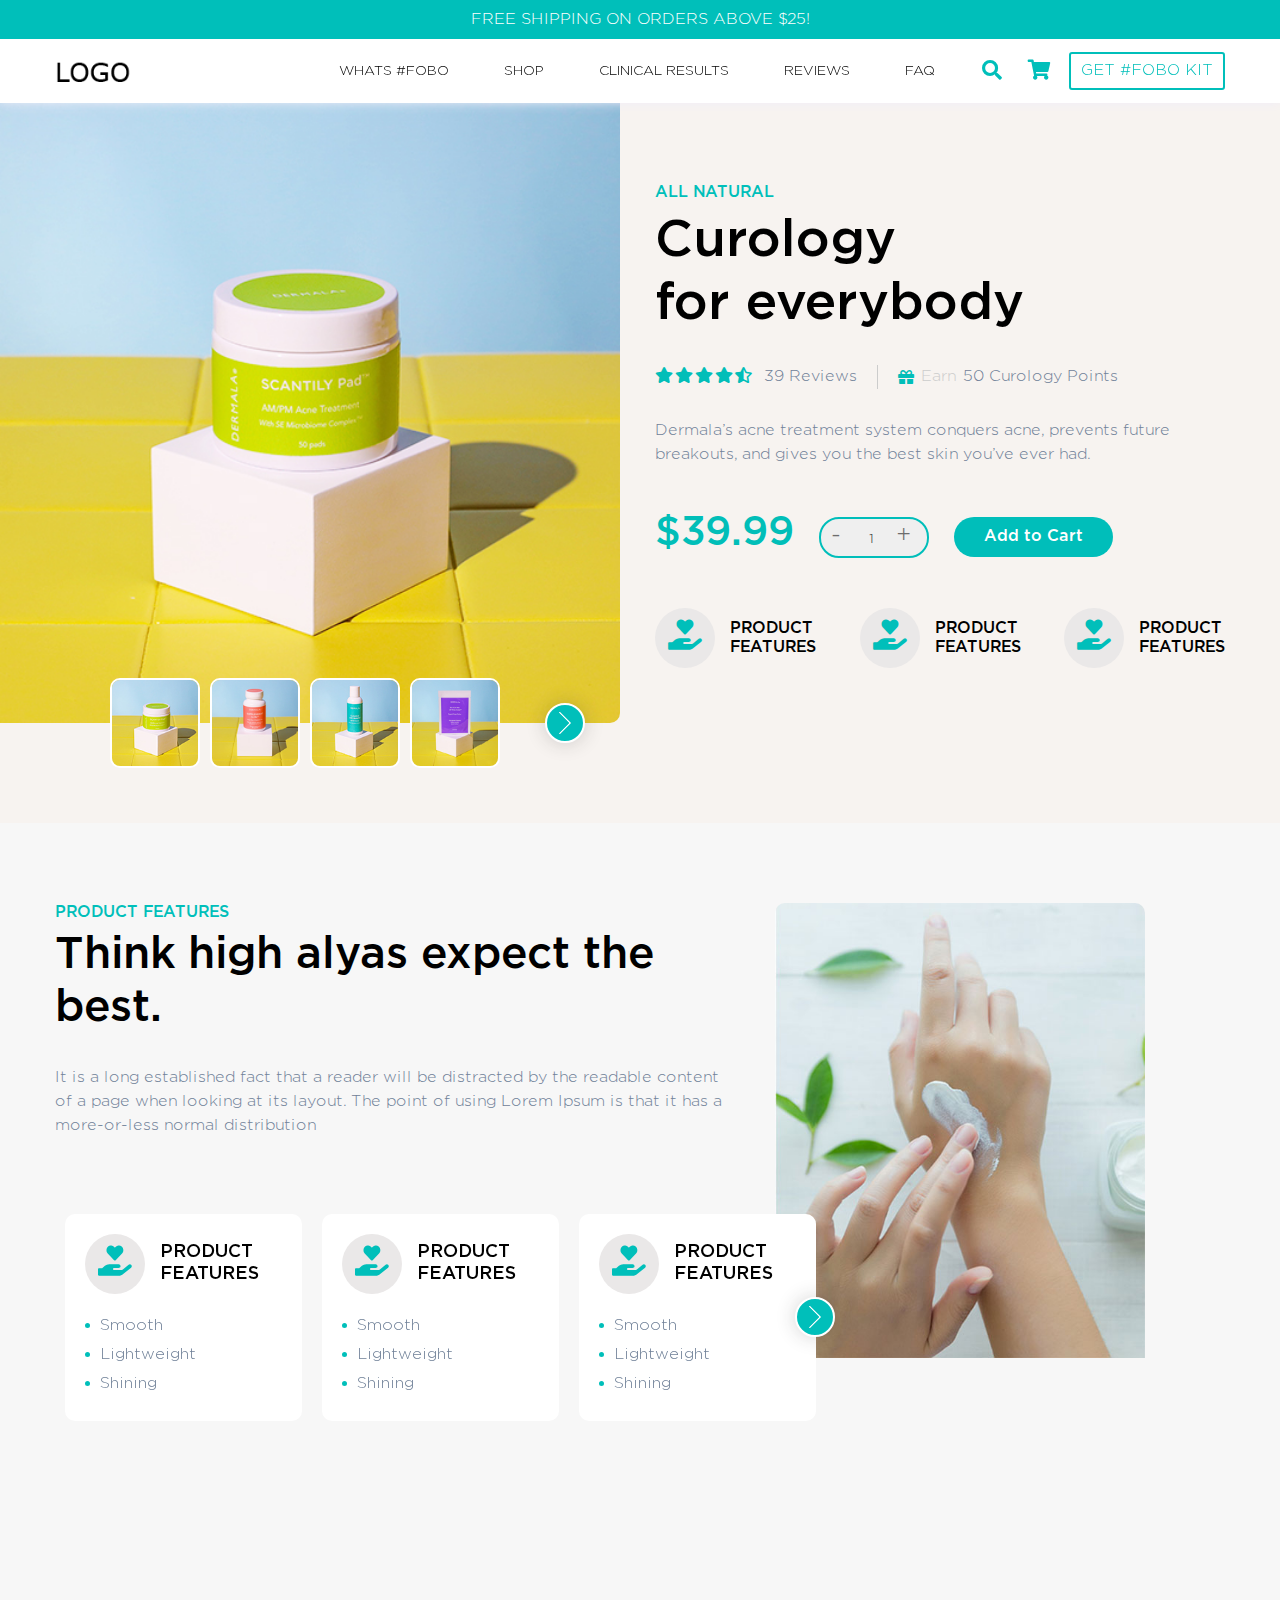
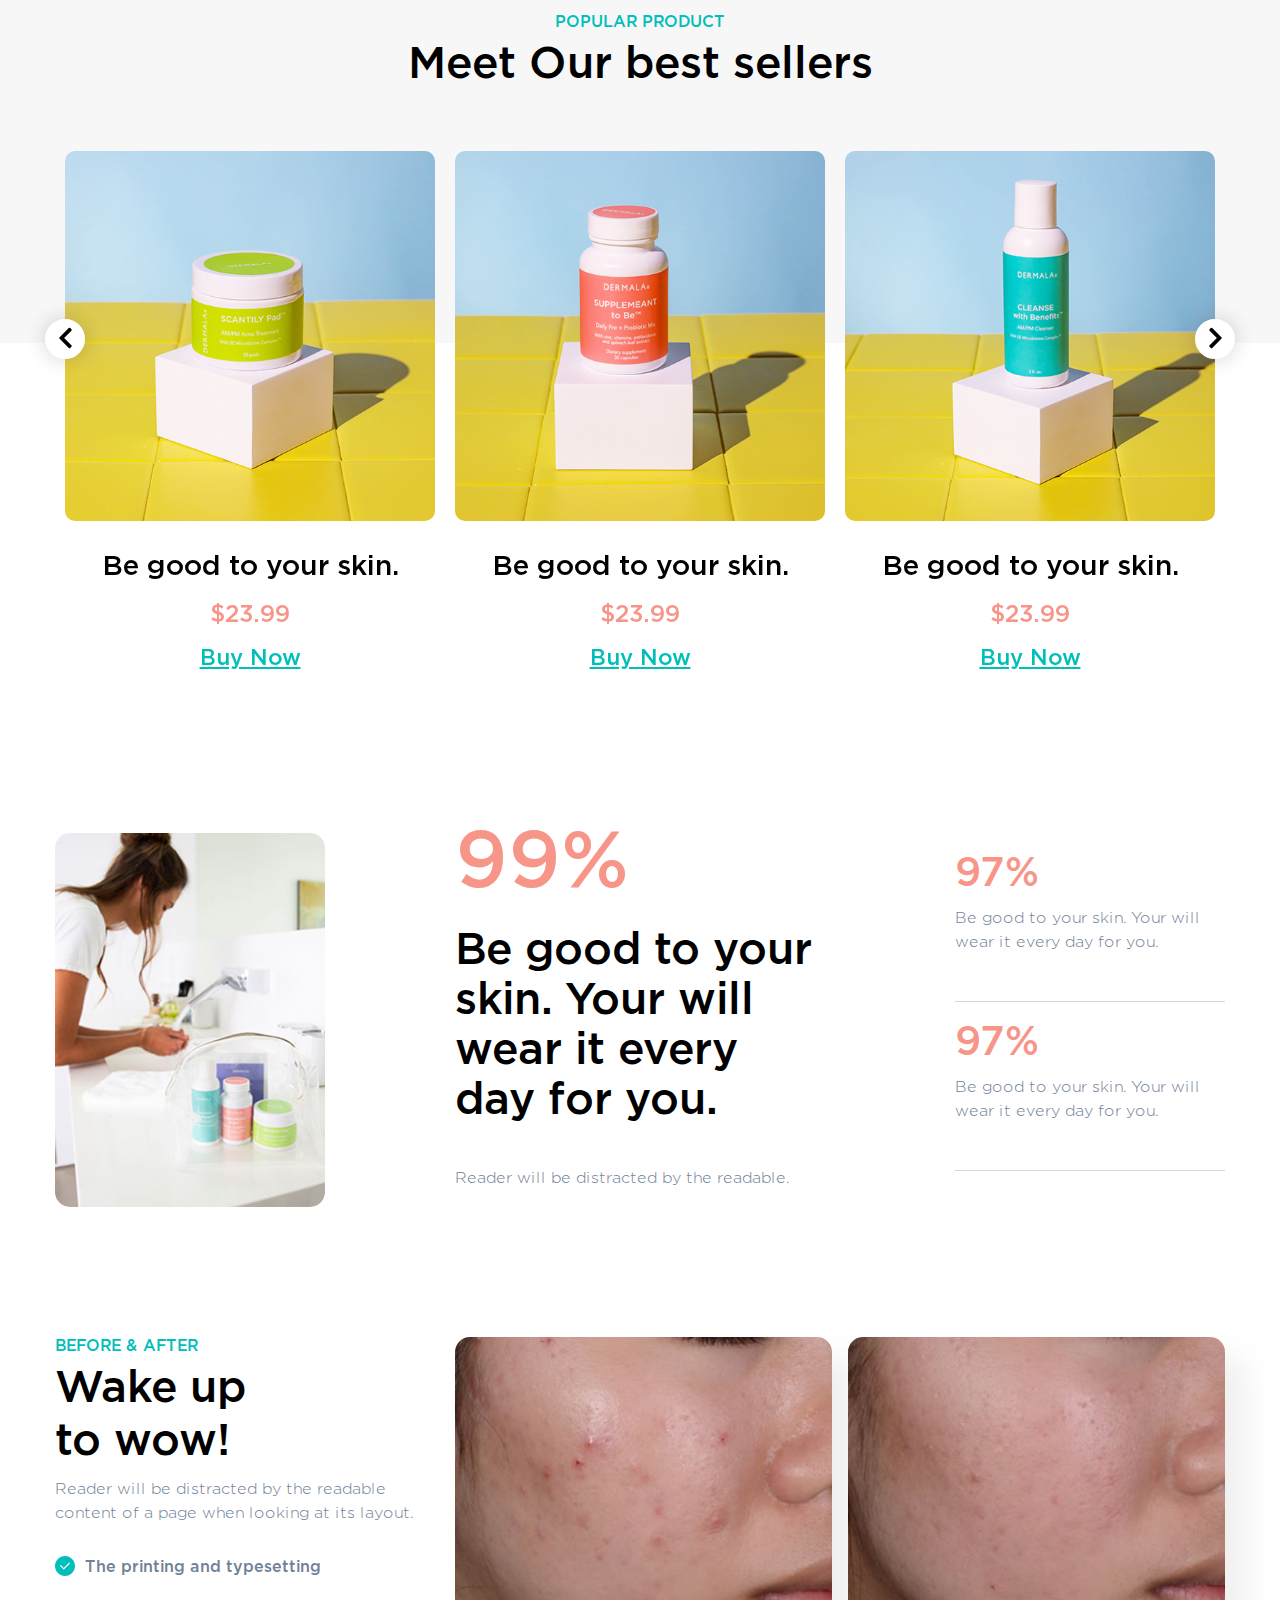
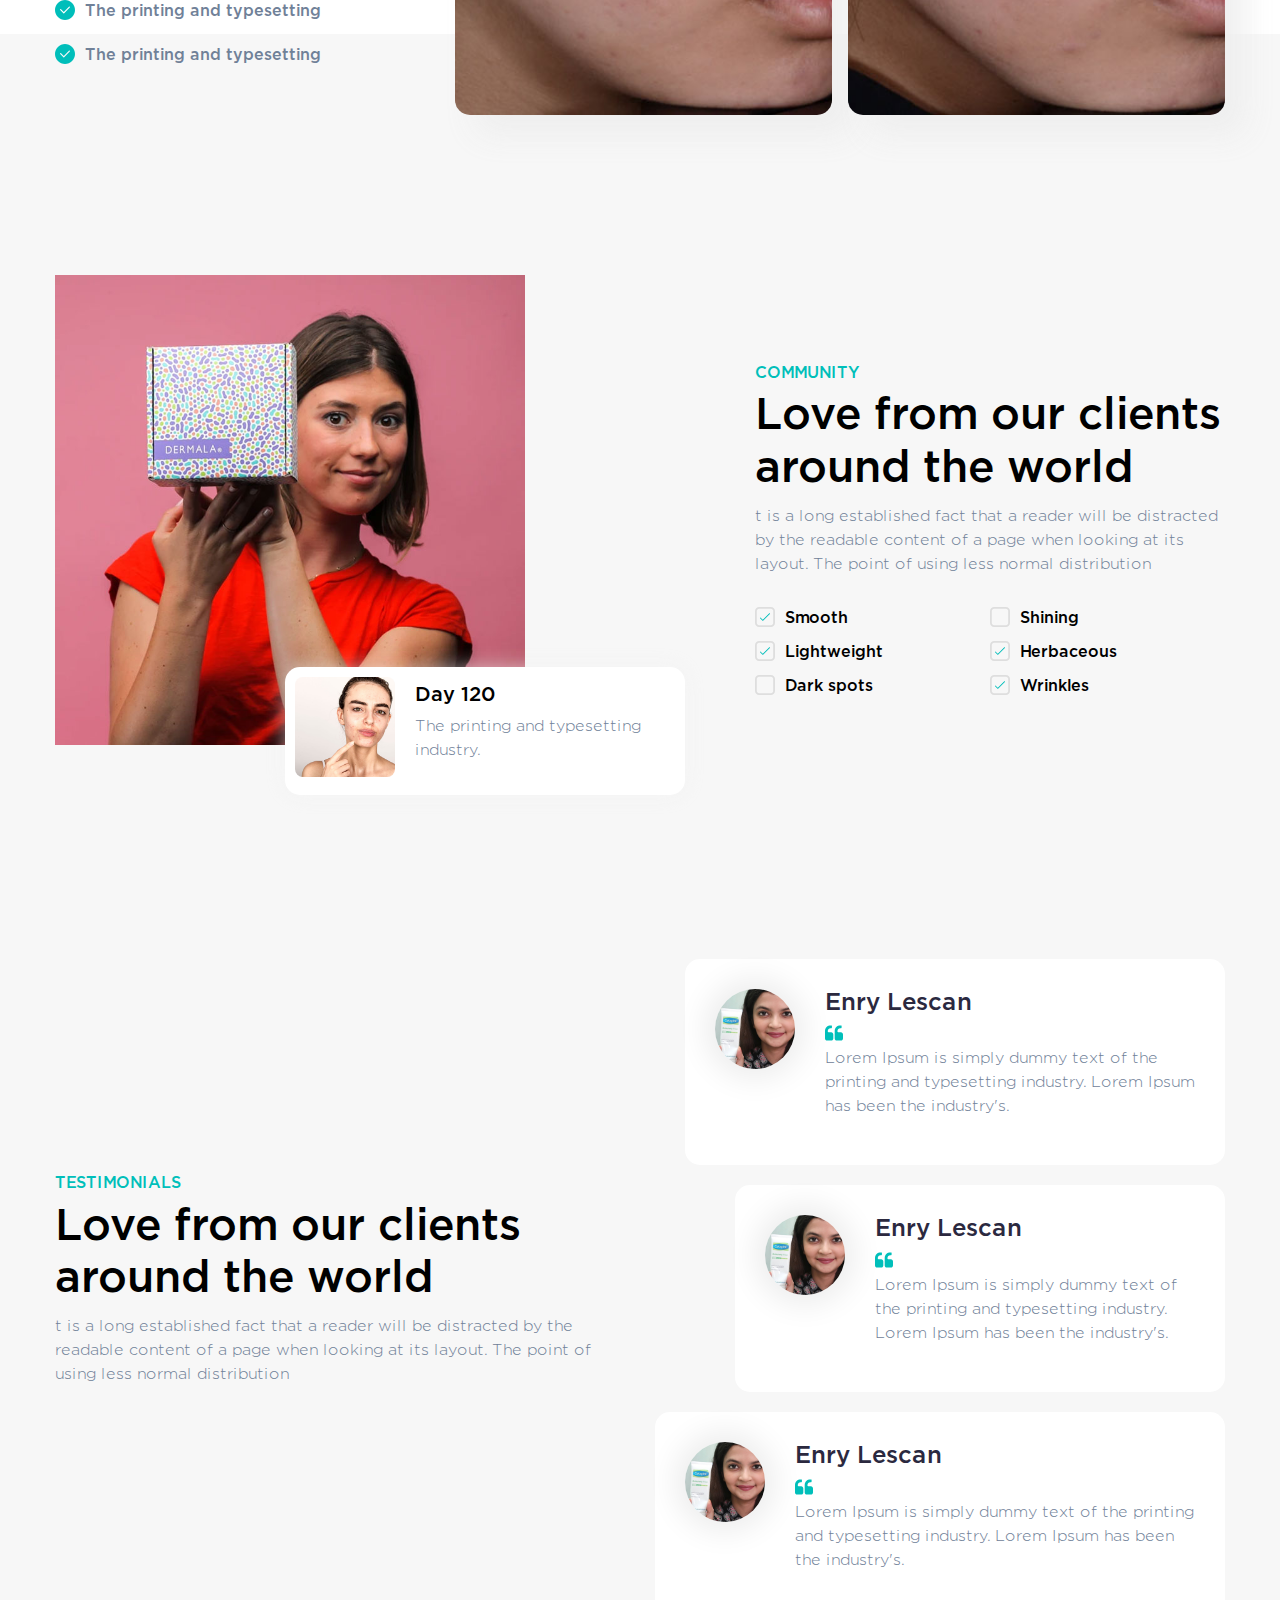
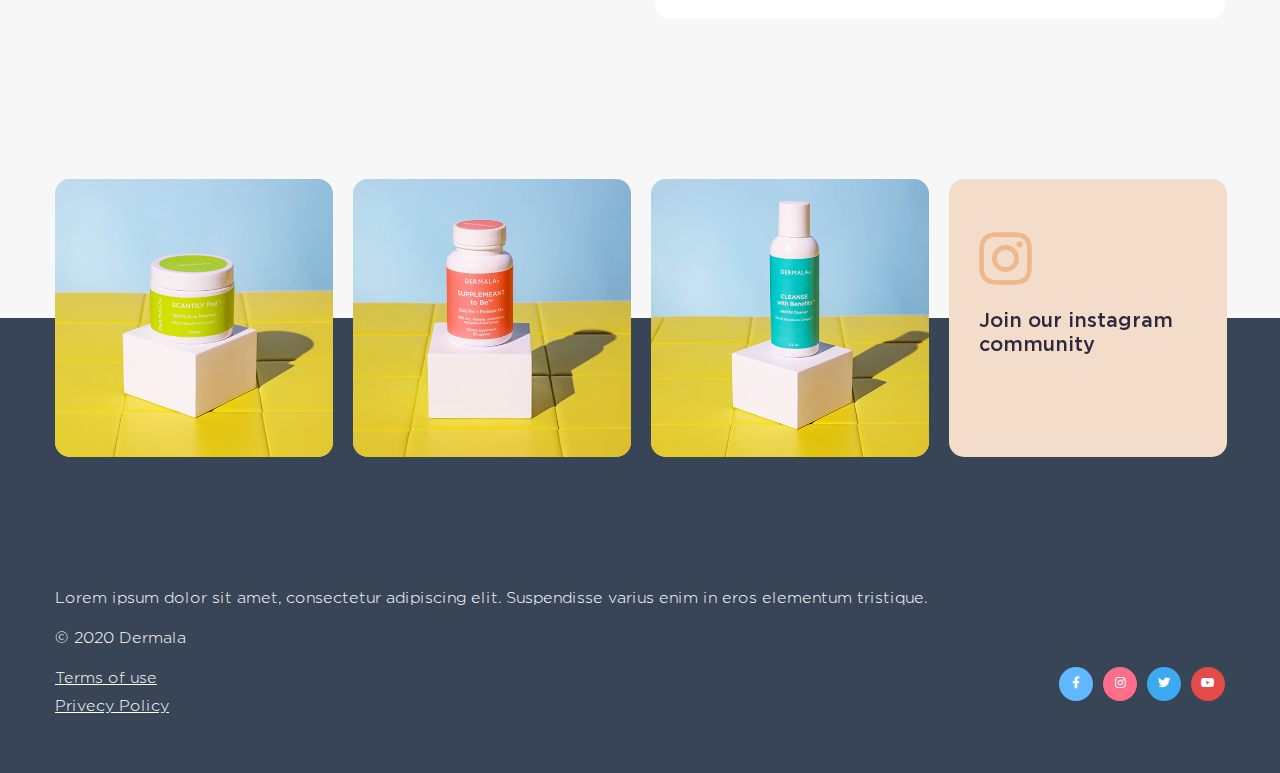
<file: new-page5.html>
<!DOCTYPE html>
<html lang="en-US">
<head>
<meta charset="utf-8">
<meta name="description" content="">
<meta http-equiv="X-UA-Compatible" content="IE=edge">
<meta name="keywords" content="" />
<meta name="author" content="web24service">
<meta name="viewport" content="width=device-width, initial-scale=1">

<!-- Title -->
<title>Dermala</title>

<!-- Favicon -->
<link rel="shortcut icon" type="image/png" href="assets/images/fevicon.png">

<!-- Bootstrap CSS -->
<link rel="stylesheet" href="assets/css/bootstrap.min.css">

<!-- Font awesome CSS -->
<link rel="stylesheet" href="assets/css/font-awesome.min.css">

<!-- Animate CSS -->
<link rel="stylesheet" href="assets/css/animate.min.css">

<!-- slick slider CSS -->
<link rel="stylesheet" href="assets/css/slick.css">

<!-- Main CSS -->
<link rel="stylesheet" href="assets/css/style.css">

<!-- Responsive CSS -->
<link rel="stylesheet" href="assets/css/responsive.css">

<!-- jQuery -->
<script src="assets/js/jquery-3.4.1.min.js"></script>
</head>
<body>
<div class="header-height"></div>
<header class="for-sticky"> 
    <div class="header-area-top">
       <div class="container">
        <h6>Free shipping on orders above $25!</h6>           
       </div>
    </div>
  <div class="container">
     <div class="header-area">
        <!-- Site logo Start -->
        <div class="logo"> <a href="index.html" title="Fittea"><img src="assets/images/logo.png" alt="Fittea"/></a> </div>
        <!-- Site logo end -->

        <!-- Main menu start -->
        <nav class="mainmenu">
          <ul id="navigation">
            <li><a href="#">Whats #Fobo</a></li>  
            <li><a href="#">Shop</a></li>
            <li><a href="#">Clinical Results</a></li>
            <li><a href="#">Reviews</a></li>
            <li><a href="#">faq</a></li>
          </ul>
        </nav>
        <!-- Main menu end --> 
        <!-- Search Start -->
        <div class="navbar header-search-bar">
          <form action="#">
            <span class=""><i class="fas fa-search"></i></span>
          </form>
        </div>
        
        <!-- Search End --> 
        
        <!-- Bag Start -->
        <div class="navbar shopping-bar">
          <span class="dropdown-toggle" data-toggle="dropdown" aria-haspopup="true" aria-expanded="false"><i class="fas fa-shopping-cart"></i></span>
          <div class="dropdown-menu shopping-block">
          
          </div>
        </div>
        <!-- Bag End -->
        
        <div class="user-login"><a href="#">Get #fobo kit</a></div>
        <div class="mobile-menu-wrapper">
        <input type="checkbox" class="menu-check">
            <div class="menu-icon"><div></div></div>
        <nav class="menu">
            <div><div class="nav-mobile"></div></div>
        </nav> 
        </div>  
       
       </div>  
   </div>  
</header>    

<!--NP4 Page Banner-->

<div class="page-content-block np5-banner-sec pt-0">
 <div class="np5-banner-container">     
  <div class="container"> 
    <div class="row">
      <div class="col-12 col-lg-6 offset-lg-6">
            <div class="np5-fobo-banner-details np5-title">
            <h6>All Natural</h6>
             <h1>Curology <br>for everybody</h1>
             <div class="np5-banner-reviews">
               <ul>
                   <li>
                <div class="star-block">
                    <i class="fas fa-star"></i><i class="fas fa-star"></i><i class="fas fa-star"></i><i class="fas fa-star"></i><i class="fas fa-star-half-alt"></i>
                </div>
                <p>39 Reviews</p>
                </li>
                <li><i class="fas fa-gift"></i> <span>Earn</span> 50 Curology Points</li>
               </ul>
                <p>Dermala’s acne treatment system conquers acne, prevents future breakouts, and gives you the best skin you’ve ever had.</p>
             </div>
             <div class="np5-banner-cart">   
               <ul>
                   <li><span class="cart-amount">$39.99</span></li>
                   <li>             
                    <div class="quantity">
                       <div class="incrise-number">  
                         <span class="sub-number">-</span><input type="text" value="1" class="increase-input" /><span class="add-number">+</span>
                       </div> 
                     </div>
                  </li>
                   <li>
                       <a class="main-btn" href="#">Add to Cart</a>
                   </li>
               </ul> 
             </div>
             <div class="np5-banner-items">
               <div class="np5-pf-item-top">
                    <span><i class="fas fa-hand-holding-heart"></i></span>
                    <h5>Product <br>Features</h5>                   
               </div>
               <div class="np5-pf-item-top">
                    <span><i class="fas fa-hand-holding-heart"></i></span>
                    <h5>Product <br>Features</h5>                   
               </div>
               <div class="np5-pf-item-top">
                    <span><i class="fas fa-hand-holding-heart"></i></span>
                    <h5>Product <br>Features</h5>                   
               </div>
             </div>
            </div> 
      </div> 
    </div>    
  </div>   
  <div class="np5-hp-fobo-slider"> 
      <div class="np5-hp-fobo-for">
        <div class="np5-hp-fobo-item">
            <img src="assets/images/np3-fobo1.jpg" alt="" />
        </div>
        <div class="np5-hp-fobo-item">
            <img src="assets/images/np3-fobo2.jpg" alt="" />
        </div>
        <div class="np5-hp-fobo-item">
            <img src="assets/images/np3-fobo3.jpg" alt="" />
        </div>
        <div class="np5-hp-fobo-item">
            <img src="assets/images/np3-fobo4.jpg" alt="" />
        </div>
      </div>
      <div class="np5-hp-fobo-nav">
        <div class="np5-hp-fobo-thumb">
            <img src="assets/images/np4-fobo-thumb.jpg" alt="" />
        </div>
        <div class="np5-hp-fobo-thumb">
            <img src="assets/images/np4-fobo-thumb2.jpg" alt="" />
        </div>
        <div class="np5-hp-fobo-thumb">
            <img src="assets/images/np4-fobo-thumb3.jpg" alt="" />
        </div>
        <div class="np5-hp-fobo-thumb">
            <img src="assets/images/np4-fobo-thumb4.jpg" alt="" />
        </div>
      </div>
    </div>   
 </div>
</div> 

<!--NP5 Product features -->

<div class="page-content-block np5-pf-sec">
  <div class="container"> 
    <div class="row">
        <div class="col-12 col-lg-8"> 
        <div class="np5-title">
            <h6>Product features</h6>
            <h2>Think high alyas expect the best.</h2>
            <p>It is a long established fact that a reader will be distracted by the readable content of a page when looking at its layout. The point of using Lorem Ipsum is that it has a more-or-less normal distribution</p>
        </div>
        <div class="np5-pf-items">
            <div class="np5-pf-item">
                <div class="np5-pf-item-top">
                    <span><i class="fas fa-hand-holding-heart"></i></span>
                    <h5>Product <br>Features</h5>
                </div>         
                <ul>
                    <li>Smooth</li>
                    <li>Lightweight</li>
                    <li>Shining</li>
                </ul>
            </div>
            <div class="np5-pf-item">
                <div class="np5-pf-item-top">
                    <span><i class="fas fa-hand-holding-heart"></i></span>
                    <h5>Product <br>Features</h5>
                </div>         
                <ul>
                    <li>Smooth</li>
                    <li>Lightweight</li>
                    <li>Shining</li>
                </ul>
            </div>
            <div class="np5-pf-item">
                <div class="np5-pf-item-top">
                    <span><i class="fas fa-hand-holding-heart"></i></span>
                    <h5>Product <br>Features</h5>
                </div>         
                <ul>
                    <li>Smooth</li>
                    <li>Lightweight</li>
                    <li>Shining</li>
                </ul>
            </div>
            <div class="np5-pf-item">
                <div class="np5-pf-item-top">
                    <span><i class="fas fa-hand-holding-heart"></i></span>
                    <h5>Product <br>Features</h5>
                </div>         
                <ul>
                    <li>Smooth</li>
                    <li>Lightweight</li>
                    <li>Shining</li>
                </ul>
            </div>
        </div>
        </div>
      <div class="col-12 col-lg-4"> 
          <div class="np5-pf-image"></div>
      </div>
    </div>
    
  </div>
</div> 

<!--NP5 Popular Product Banner-->

<div class="page-content-block np5-pp-area">
    <div class="container"> 
        <div class="row">
            <div class="col-12 text-center">
                <div class="np5-title">
                   <h6>Popular Product</h6>
                    <h2>Meet Our best sellers</h2>
                </div>
            </div>
        </div>
        <div class="row">
            <div class="col-12">
                <div class="np5-pp-items">
                    <div class="np5-pp-single-item">
                        <div class="np5-pp-item-img">
                            <img src="assets/images/np3-fobo1.jpg" alt="">
                        </div>
                        <div class="np5-pp-item-txt">
                            <h4>Be good to your skin.</h4>
                            <span>$23.99</span>
                            <a href="#" class="">Buy Now</a>
                         </div>
                    </div>
                    <div class="np5-pp-single-item">
                        <div class="np5-pp-item-img">
                            <img src="assets/images/np3-fobo2.jpg" alt="">
                        </div>
                        <div class="np5-pp-item-txt">
                            <h4>Be good to your skin.</h4>
                            <span>$23.99</span>
                            <a href="#" class="">Buy Now</a>
                         </div>
                    </div>
                    <div class="np5-pp-single-item">
                        <div class="np5-pp-item-img">
                            <img src="assets/images/np3-fobo3.jpg" alt="">
                        </div>
                        <div class="np5-pp-item-txt">
                            <h4>Be good to your skin.</h4>
                            <span>$23.99</span>
                            <a href="#" class="">Buy Now</a>
                         </div>
                    </div>
                    <div class="np5-pp-single-item">
                        <div class="np5-pp-item-img">
                            <img src="assets/images/np3-fobo4.jpg" alt="">
                        </div>
                        <div class="np5-pp-item-txt">
                            <h4>Be good to your skin.</h4>
                            <span>$23.99</span>
                            <a href="#" class="">Buy Now</a>
                         </div>
                    </div>
                    <div class="np5-pp-single-item">
                        <div class="np5-pp-item-img">
                            <img src="assets/images/np3-fobo1.jpg" alt="">
                        </div>
                        <div class="np5-pp-item-txt">
                            <h4>Be good to your skin.</h4>
                            <span>$23.99</span>
                            <a href="#" class="">Buy Now</a>
                         </div>
                    </div>
                </div>
            </div>
        </div>
    </div>
</div>

<!--NP5 Community top-->

<div class="page-content-block np5-be-good-sec">
  <div class="container"> 
    <div class="row">
        <div class="col-12 col-lg-3 col-md-7"> 
            <div class="np5-be-good-image">
                <img src="assets/images/np5-be-good.jpg" alt="">
            </div>
        </div>
        <div class="col-12 col-lg-4 offset-lg-1 col-md-6"> 
            <div class="np5-be-good-text">
                <span>99%</span>
                <h2>Be good to your skin. Your will wear it every day for you.</h2>
                <p>Reader will be distracted by the readable.</p>
            </div>
        </div>
      <div class="col-12 col-lg-3 offset-lg-1 col-md-6"> 
          <div class="np5-be-good-right-txt">
              <span>97%</span>
              <p>Be good to your skin. Your will wear it every day for you.</p>
          </div>
          <div class="np5-be-good-right-txt">
              <span>97%</span>
              <p>Be good to your skin. Your will wear it every day for you.</p>
          </div>
      </div>
    </div>
    
  </div>
</div> 

<!--NP5 Before After top-->

<div class="page-content-block np5-bef-af-sec pt-0">
  <div class="container"> 
    <div class="row">
        <div class="col-12 col-lg-4 mb-4"> 
        <div class="np5-title">
            <h6>Before & After</h6>
            <h2>Wake up <br>to wow!</h2>
            <p>Reader will be distracted by the readable content of a page when looking at its layout.</p>
            <div class="np5-bef-af-check">
                <ul>
                    <li>The printing and typesetting</li>
                    <li>The printing and typesetting</li>
                    <li>The printing and typesetting</li>
                </ul>
            </div>
            
        </div>
        </div>
      <div class="col-12 col-lg-8"> 
          <div class="np5-bef-af-image">
              <div class="np5-before-after-img"><img src="assets/images/hp-before.jpg" alt=""></div>
              <div class="np5-before-after-img"><img src="assets/images/hp-afterjpg.jpg" alt=""></div>
          </div>
      </div>
    </div>
    
  </div>
</div> 


<!--NP5 Community top-->

<div class="page-content-block np5-community-sec">
  <div class="container"> 
    <div class="row">
      <div class="col-12 col-lg-5 mb-4"> 
          <div class="np5-community-left-area">
              <img src="assets/images/hp-fobo1.jpg" alt="">
                <div class="np5-community-left-bottom">
                  <div class="np5-community-left-img">
                      <span><img src="assets/images/bloggers1.png" alt=""></span>
                  </div>
                  <div class="np5-community-left-txt">
                      <h5>Day 120</h5>
                      <p>The printing and typesetting industry.</p>
                  </div>
                </div>
          </div>
      </div>
        <div class="col-12 col-lg-5 offset-lg-2 mtb-auto"> 
        <div class="np5-title">
            <h6>Community</h6>
            <h2>Love from our clients <br>around the world</h2>
            <p>t is a long established fact that a reader will be distracted by the readable content of a page when looking at its layout. The point of using less normal distribution</p>
            <ul class="np5-community-check">
                <li class="active">Smooth</li>
                <li class="">Shining</li>
                <li class="active">Lightweight</li>
                <li class="active">Herbaceous</li>
                <li class="">Dark spots</li>
                <li class="active">Wrinkles</li>
            </ul>
            
        </div>
        </div>
    </div>
    
  </div>
</div> 


<!--NP5 Testimonial top-->

<div class="page-content-block np5-testimonial-sec">
  <div class="container"> 
    <div class="row">
        <div class="col-12 col-lg-6 mtb-auto"> 
        <div class="np5-title">
            <h6>Testimonials</h6>
            <h2>Love from our clients <br>around the world</h2>
            <p>t is a long established fact that a reader will be distracted by the readable content of a page when looking at its layout. The point of using less normal distribution</p>
        </div>
        </div>
      <div class="col-12 col-lg-6">
          <div class="np5-testimonial-items">
            <div class="np5-testimonial-item">
              <div class="np5-testimonial-img">
                  <span><img src="assets/images/blog-author.jpg" alt=""></span>
              </div>
              <div class="np5-testimonial-item-txt">
                  <h5>Enry Lescan</h5>
                  <p><span><img src="assets/images/quote-left.svg" alt=""></span>Lorem Ipsum is simply dummy text of the printing and typesetting industry. Lorem Ipsum has been the industry's.</p>
              </div>
            </div>
            <div class="np5-testimonial-item">
              <div class="np5-testimonial-img">
                  <span><img src="assets/images/blog-author.jpg" alt=""></span>
              </div>
              <div class="np5-testimonial-item-txt">
                  <h5>Enry Lescan</h5>
                  <p><span><img src="assets/images/quote-left.svg" alt=""></span>Lorem Ipsum is simply dummy text of the printing and typesetting industry. Lorem Ipsum has been the industry's.</p>
              </div>
            </div>
            <div class="np5-testimonial-item">
              <div class="np5-testimonial-img">
                  <span><img src="assets/images/blog-author.jpg" alt=""></span>
              </div>
              <div class="np5-testimonial-item-txt">
                  <h5>Enry Lescan</h5>
                  <p><span><img src="assets/images/quote-left.svg" alt=""></span>Lorem Ipsum is simply dummy text of the printing and typesetting industry. Lorem Ipsum has been the industry's.</p>
              </div>
            </div>
        </div>  
      </div>
    </div>
    
  </div>
</div> 


<!--NP5 footer top-->

<div class="page-content-block np5-footer-top-sec">
  <div class="container"> 
    <div class="row">
      <div class="col-12">
          <div class="np5-footer-top-items">
            <div class="np5-footer-top-item">
                <img src="assets/images/np3-fobo1.jpg" alt="" />
            </div>
            <div class="np5-footer-top-item">
                <img src="assets/images/np3-fobo2.jpg" alt="" />
            </div>
            <div class="np5-footer-top-item">
                <img src="assets/images/np3-fobo3.jpg" alt="" />
            </div>
            <div class="np5-footer-top-item">
            <div class="np5-footer-top-item-text">
                <span><i class="fab fa-instagram"></i></span>
                <p>Join our instagram community</p>                
            </div>
            </div>
            <div class="np5-footer-top-item">
                <img src="assets/images/np3-fobo1.jpg" alt="" />
            </div>
            <div class="np5-footer-top-item">
                <img src="assets/images/np3-fobo2.jpg" alt="" />
            </div>
        </div>  
      </div>
    </div>
    
  </div>
</div> 




<!-- Footer start -->
<footer class="site-footer"> 
    <div class="footer-menu-group">
      <div class="container">
        <div class="row">
        <div class="col-12">
            <p>Lorem ipsum dolor sit amet, consectetur adipiscing elit. Suspendisse varius enim in eros elementum tristique.</p>
            <p>© 2020 Dermala</p>
        </div>
        </div>
        <div class="row">
        <div class="col-12 col-lg-6">
            <div class="footer-terms">
                <ul>
                    <li><a href="#">Terms of use</a></li>
                    <li><a href="#">Privecy Policy</a></li>
                </ul>
            </div>
        </div>
        <div class="col-12 col-lg-6">
        <div class="bottom-social"> 
            <a href="#" class="fb-icon"><i class="fab fa-facebook-f"></i></a> 
            <a href="#" class="instagram-icon"><i class="fab fa-instagram"></i></a>
            <a href="#"   class="twitter-icon"><i class="fab fa-twitter"></i></a> 
            <a href="#" class="youtube-icon"><i class="fab fa-youtube"></i></a> 
        </div>
        </div>
        </div>
      </div>
    </div>
  </footer>
<!-- Footer end -->

<!-- Start scroll top -->
<div class="scrollup"><i class="fas fa-chevron-up"></i></div>
<!-- End scroll top --> 

<!-- Bootstrap JS --> 
<script src="assets/js/bootstrap.min.js"></script> 

<!-- slick slider JS --> 
<script src="assets/js/slick.min.js"></script> 

<!-- WOW JS --> 
<script src="assets/js/wow-1.3.0.min.js"></script> 

<!-- Active JS --> 
<script src="assets/js/active-before-after.js"></script>
<script src="assets/js/active.js"></script>
</body>
</html>
</file>
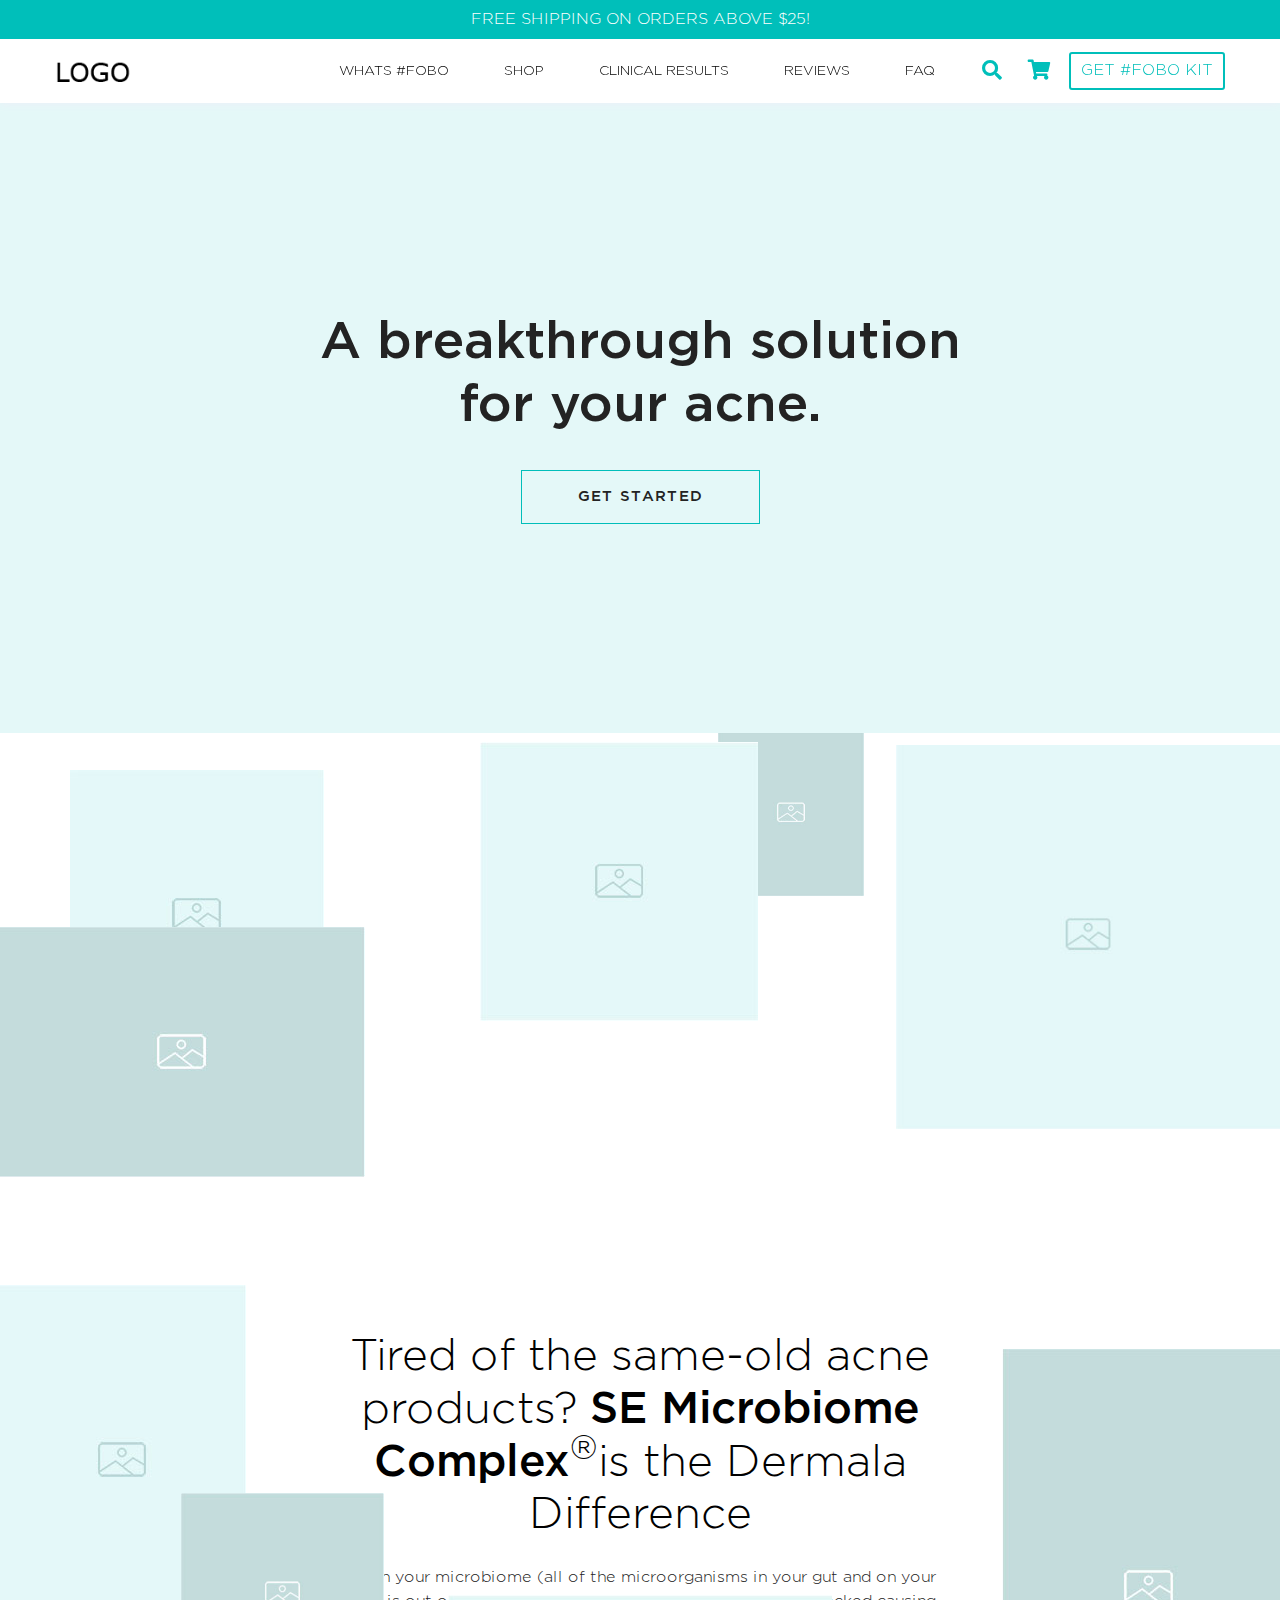
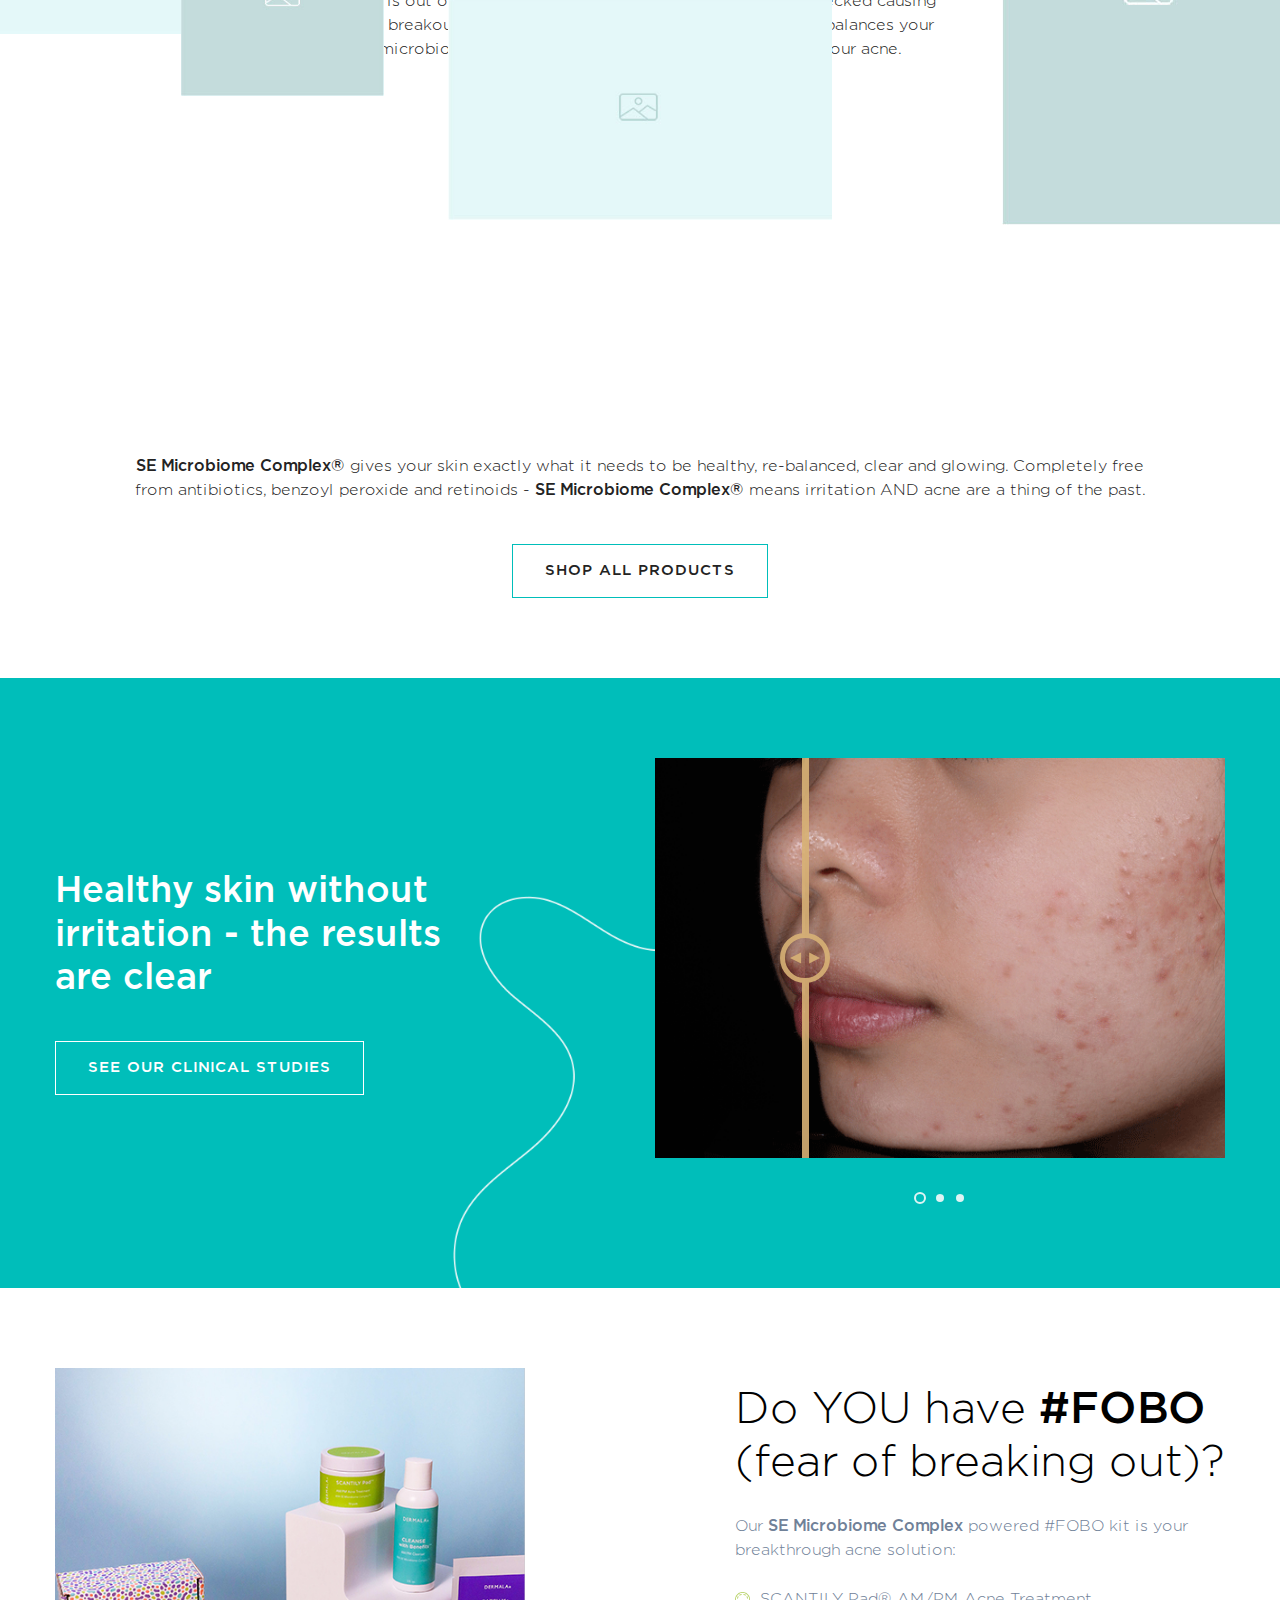
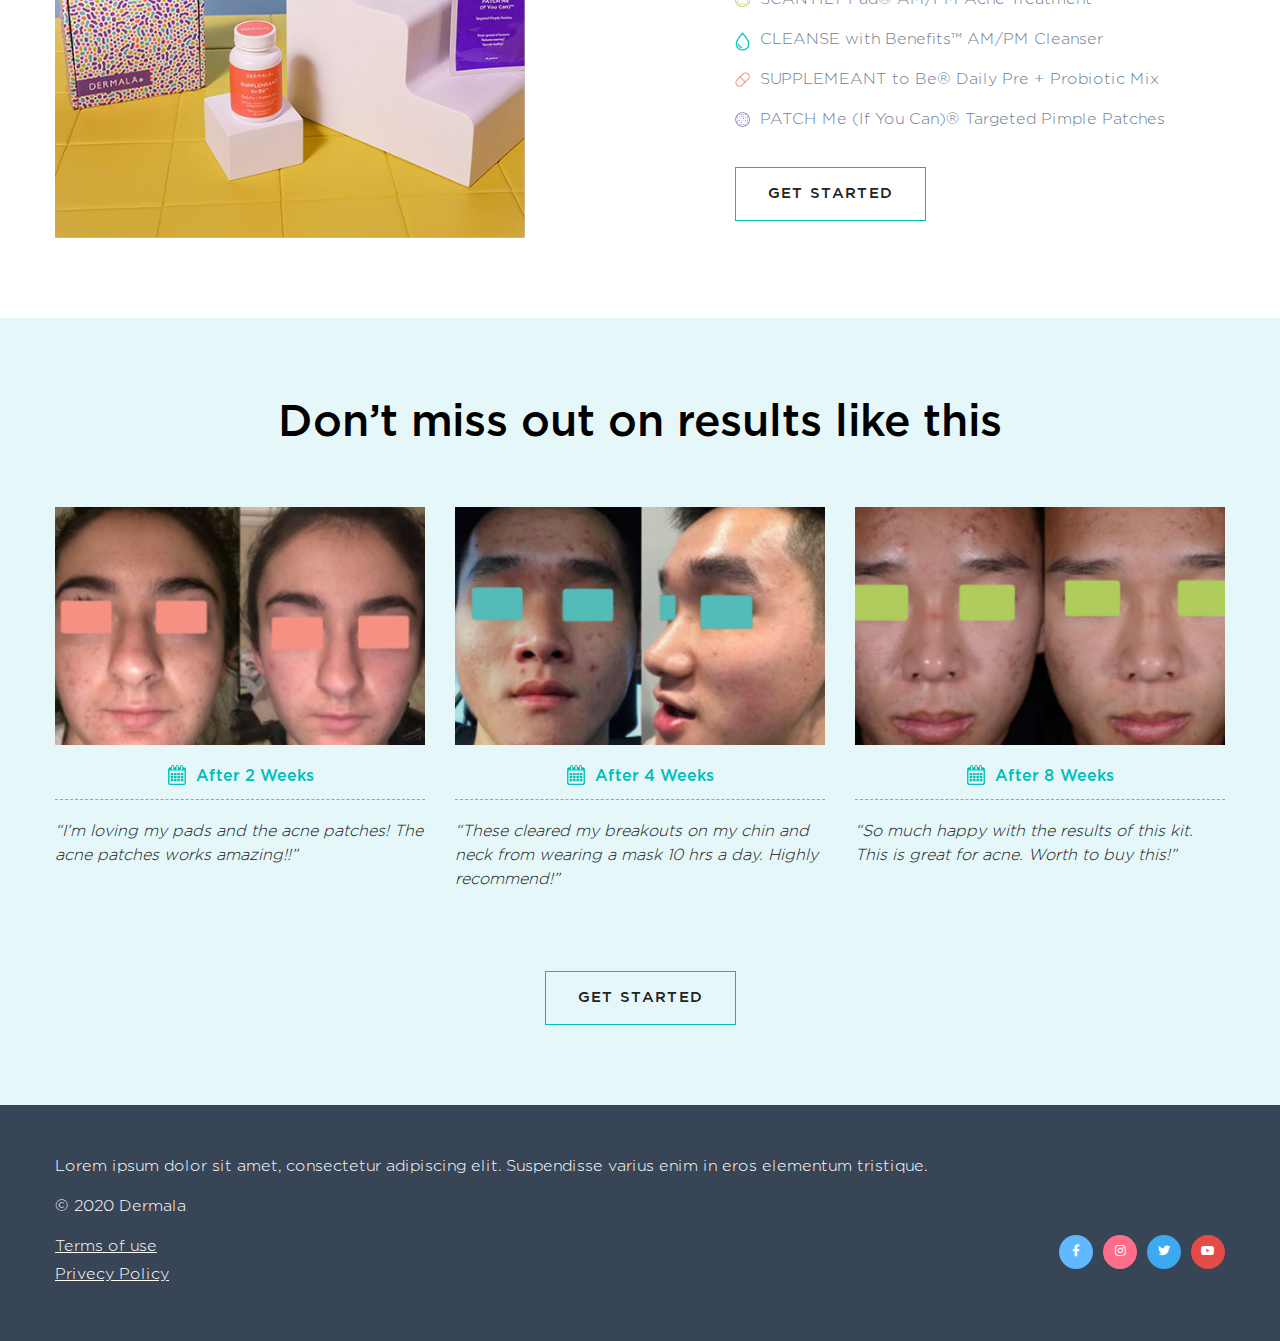
<file: new-page7-v2.html>
<!DOCTYPE html>
<html lang="en-US">
<head>
<meta charset="utf-8">
<meta name="description" content="">
<meta http-equiv="X-UA-Compatible" content="IE=edge">
<meta name="keywords" content="" />
<meta name="author" content="web24service">
<meta name="viewport" content="width=device-width, initial-scale=1">

<!-- Title -->
<title>Dermala</title>

<!-- Favicon -->
<link rel="shortcut icon" type="image/png" href="assets/images/fevicon.png">

<!-- Bootstrap CSS -->
<link rel="stylesheet" href="assets/css/bootstrap.min.css">

<!-- Font awesome CSS -->
<link rel="stylesheet" href="assets/css/font-awesome.min.css">

<!-- Animate CSS -->
<link rel="stylesheet" href="assets/css/animate.min.css">

<!-- slick slider CSS -->
<link rel="stylesheet" href="assets/css/slick.css">

<!-- page7 CSS -->
<link rel="stylesheet" href="assets/css/style.css">

<!-- Main CSS -->
<link rel="stylesheet" href="assets/css/page7.css">

<!-- Responsive CSS -->
<link rel="stylesheet" href="assets/css/responsive.css">

<!-- jQuery -->
<script src="assets/js/jquery-3.4.1.min.js"></script>
</head>
<body>
<div class="header-height"></div>
<header class="for-sticky"> 
    <div class="header-area-top">
       <div class="container">
        <h6>Free shipping on orders above $25!</h6>           
       </div>
    </div>
  <div class="container">
     <div class="header-area">
        <!-- Site logo Start -->
        <div class="logo"> <a href="index.html" title="Fittea"><img src="assets/images/logo.png" alt="Fittea"/></a> </div>
        <!-- Site logo end -->

        <!-- Main menu start -->
        <nav class="mainmenu">
          <ul id="navigation">
            <li><a href="#">Whats #Fobo</a></li>  
            <li><a href="#">Shop</a></li>
            <li><a href="#">Clinical Results</a></li>
            <li><a href="#">Reviews</a></li>
            <li><a href="#">faq</a></li>
          </ul>
        </nav>
        <!-- Main menu end --> 
        <!-- Search Start -->
        <div class="navbar header-search-bar">
          <form action="#">
            <span class=""><i class="fas fa-search"></i></span>
          </form>
        </div>
        
        <!-- Search End --> 
        
        <!-- Bag Start -->
        <div class="navbar shopping-bar">
          <span class="dropdown-toggle" data-toggle="dropdown" aria-haspopup="true" aria-expanded="false"><i class="fas fa-shopping-cart"></i></span>
          <div class="dropdown-menu shopping-block">
          
          </div>
        </div>
        <!-- Bag End -->
        
        <div class="user-login"><a href="#">Get #fobo kit</a></div>
        
        
        
        <div class="mobile-menu-wrapper">
        <input type="checkbox" class="menu-check">
            <div class="menu-icon"><div></div></div>
        <nav class="menu">
            <div><div class="nav-mobile"></div></div>
        </nav> 
        </div>  
       
       </div>  
   </div>  
</header>    


<!--NP4 Page Banner-->

<div class="page-content-block np7-banner-sec">
  <div class="container"> 
    <div class="row">
      <div class="col-12 np7-banner-text-area">
          <div class="np7-banner-text">
              <h1>A breakthrough solution <br>for your acne.</h1>
              <a href="#" class="np7-btn">get started</a>
          </div>
      </div> 
    </div>    
  </div>
</div> 

<div class="page-content-block np7-product-sec">
    <div class="pro-container parallaxImg">
        <div class="np7-pro-items">
            <div class="np7-pro-item">
                <div class="np7-pro-img p7p1-img rellax" data-rellax-speed="-1" data-rellax-percentage="0.5"><img src="assets/images/p7p1.jpg" alt="" ></div>
                <div class="np7-pro-img p7p2-img rellax" data-rellax-percentage="0.8"><img src="assets/images/p7p2.jpg" alt="" ></div>
            </div>
            <div class="np7-pro-item top-item2">
                <div class="np7-pro-img p7p3-img rellax" data-rellax-speed="-2" data-rellax-percentage="0.5"><img src="assets/images/p7p3.jpg" alt="" ></div>
                <div class="np7-pro-img p7p4-img rellax" data-rellax-percentage="0.1"><img src="assets/images/p7p4.jpg" alt="" ></div>
            </div>
            <div class="np7-pro-item">
                <div class="np7-pro-img p7p5-img rellax" data-rellax-speed="-3" data-rellax-percentage="0.9"><img src="assets/images/p7p5.jpg" alt="" ></div>
            </div>
        </div>
        <div class="np7-pro-text">
            <h2>Tired of the same-old acne <br>products? <strong>SE Microbiome Complex</strong><sup>&reg;</sup><br>is the Dermala Difference</h2>
            <p>When your microbiome (all of the microorganisms in your gut and on your skin) is out of balance, acne causing bacteria multiplies unchecked causing acne breakouts. Our Patented <strong>SE Microbiome Complex <sup>®</sup></strong> re-balances your microbiome with pre- and post biotics to quickly clear your acne. </p>
        </div>
        <div class="np7-pro-items bottom-items">
            <div class="np7-pro-item">
                <div class="np7-pro-img p7p6-img rellax" data-rellax-speed="-2" data-rellax-percentage="0.9"><img src="assets/images/p7p6.jpg" alt="" ></div>
                <div class="np7-pro-img p7p7-img rellax" data-rellax-percentage="0.2"><img src="assets/images/p7p7.jpg" alt="" ></div>
            </div>
            <div class="np7-pro-item bottom-item2">
                <div class="np7-pro-img p7p8-img rellax" data-rellax-speed="-1" data-rellax-percentage="0.9"><img src="assets/images/p7p8.jpg" alt="" ></div>
            </div>
            <div class="np7-pro-item">
                <div class="np7-pro-img p7p9-img rellax" data-rellax-speed="-1" data-rellax-percentage="0.3"><img src="assets/images/p7p9.jpg" alt="" ></div>
            </div>
        </div>
        <div class="container"><div class="np7-pro-items-mobile"></div></div>
        <div class="np7-pro-bottom-text">
            <p><strong>SE Microbiome Complex®</strong> gives your skin exactly what it needs to be healthy, re-balanced, clear and glowing. Completely free from antibiotics, benzoyl peroxide and retinoids - <strong>SE Microbiome Complex®</strong> means irritation AND acne are a thing of the past. </p>
            <a href="#" class="np7-btn">shop all products</a>
        </div>       
    </div>
</div>


<!--Healthy Area-->

<div class="page-content-block np7-healthy-sec">
  <div class="container"> 
    <div class="row">
      <div class="col-12 col-lg-5 mtb-auto">
          <div class="np7-healthy-text">
              <h3>Healthy skin without <br>irritation - the results <br>are clear</h3>
              <a href="#" class="np7-btn">See our Clinical Studies</a>
          </div>
      </div> 
        <div class="col-12 col-lg-6 offset-lg-1">
          <div class="np7-healthy-slider-area">
              <input type="hidden" name="success-value" value="3">  
              <div class="np7-healthy-slider">
                  <div class="np7-healthy-item">
                    <div class="success-ba success0">
                      <div class="before"><img class="content-image" src="assets/images/1-1L_beforeccd2.png" draggable="false" alt="" /></div>
                      <div class="after after0"><img class="content-image" src="assets/images/1-2L_afterccd2.png" draggable="false" alt="" /></div>
                      <div class="scroller scroller0" data-id="0">
                        <svg class="scroller__thumb" xmlns="http://www.w3.org/2000/svg" width="100" height="100" viewBox="0 0 100 100"><polygon points="0 50 37 68 37 32 0 50" style="fill:#d9b377"/><polygon points="100 50 64 32 64 68 100 50" style="fill:#d9b377"/></svg>
                      </div>
                    </div>
                  </div>
                  <div class="np7-healthy-item">
                    <div class="success-ba success1">
                      <div class="before"><img class="content-image" src="assets/images/1-1L_beforeccd2.png" draggable="false" alt="" /></div>
                      <div class="after after1"><img class="content-image" src="assets/images/1-2L_afterccd2.png" draggable="false" alt="" /></div>
                      <div class="scroller scroller1" data-id="1">
                        <svg class="scroller__thumb" xmlns="http://www.w3.org/2000/svg" width="100" height="100" viewBox="0 0 100 100"><polygon points="0 50 37 68 37 32 0 50" style="fill:#d9b377"/><polygon points="100 50 64 32 64 68 100 50" style="fill:#d9b377"/></svg>
                      </div>
                    </div>
                  </div>
                  <div class="np7-healthy-item">
                    <div class="success-ba success2">
                      <div class="before"><img class="content-image" src="assets/images/1-1L_beforeccd2.png" draggable="false" alt="" /></div>
                      <div class="after after2"><img class="content-image" src="assets/images/1-2L_afterccd2.png" draggable="false" alt="" /></div>
                      <div class="scroller scroller2" data-id="2">
                        <svg class="scroller__thumb" xmlns="http://www.w3.org/2000/svg" width="100" height="100" viewBox="0 0 100 100"><polygon points="0 50 37 68 37 32 0 50" style="fill:#d9b377"/><polygon points="100 50 64 32 64 68 100 50" style="fill:#d9b377"/></svg>
                      </div>
                    </div>
                  </div>
              </div> 
          </div> 
    </div>    
  </div>
</div> 
</div> 

<div id="" class="page-content-block">
  <div class="container"> 
    <div class="row ">
      <div class="col-12 col-lg-5">
          <img src="assets/images/fobo-banner-img.jpg" alt=""> 
      </div>
      <div class="col-12 col-lg-6 offset-lg-1 mtb-auto">
        <div class="np7-fobo-details">
         <h2>Do YOU have <strong>#FOBO</strong> <br>(fear of breaking out)?</h2>
         <p>Our <strong>SE Microbiome Complex</strong> powered #FOBO kit is your breakthrough acne solution:</p>
         <ul>
             <li class="li-item1">SCANTILY Pad® AM/PM Acne Treatment</li> 
             <li class="li-item2">CLEANSE with Benefits™ AM/PM Cleanser</li>
             <li class="li-item3">SUPPLEMEANT to Be® Daily Pre + Probiotic Mix</li>
             <li class="li-item4">PATCH Me (If You Can)® Targeted Pimple Patches</li>
         </ul>
         <a href="#" class="np7-btn">get started</a>
        </div> 
      </div> 
    </div>
  </div>
</div>


<!--microbiome img area-->
 
<div class="page-content-block np6-micro np7-micro">
    <div class="container">
        <div class="row">
              <div class="col-12 text-center mb-5">
                    <h2>Don’t miss out on results like this</h2>
                </div>
                <div class="col-12 col-md-4">
                  <div class="np6-micro-img-area">
                     <img src="assets/images/micor-img-top.jpg" alt="">                       
                     <div class="np6-micro-sub-title">
                      <span><img src="assets/images/calendar-interface-symbol-tool.svg" alt=""></span><h4>After 2 Weeks</h4>
                     </div>
                      <p><em>“I’m loving my pads and the acne patches! The acne patches works amazing!!”</em></p>
                  </div>
                </div>
                <div class="col-12 col-md-4">
                  <div class="np6-micro-img-area">
                     <img src="assets/images/micor-img-right.jpg" alt="">                        
                     <div class="np6-micro-sub-title">
                      <span><img src="assets/images/calendar-interface-symbol-tool.svg" alt=""></span><h4>After 4 Weeks</h4>
                     </div>
                      <p><em>“These cleared my breakouts on my chin and neck from wearing a mask 10 hrs a day. 
                        Highly recommend!”</em></p>
                  </div>
                </div>
                <div class="col-12 col-md-4">
                  <div class="np6-micro-img-area">
                     <img src="assets/images/micor-img-bottom.jpg" alt="">  
                     <div class="np6-micro-sub-title">
                      <span><img src="assets/images/calendar-interface-symbol-tool.svg" alt=""></span><h4>After 8 Weeks</h4>
                     </div>
                      <p><em>“So much happy with the results of this kit. This is great for acne. Worth to buy this!”</em></p>
                  </div>
                </div>
                <div class="col-12 mt-4 text-center">
                <a href="#" class="np7-btn">get started</a></div>
            </div>
        </div>
    </div>    
    



<!-- Footer start -->
<footer class="site-footer"> 

    <div class="footer-menu-group">
      <div class="container">
        <div class="row">
        <div class="col-12">
            <p>Lorem ipsum dolor sit amet, consectetur adipiscing elit. Suspendisse varius enim in eros elementum tristique.</p>
            <p>© 2020 Dermala</p>
        </div>
        </div>
        <div class="row">
        <div class="col-12 col-lg-6">
            <div class="footer-terms">
                <ul>
                    <li><a href="#">Terms of use</a></li>
                    <li><a href="#">Privecy Policy</a></li>
                </ul>
            </div>
        </div>
        <div class="col-12 col-lg-6">
        <div class="bottom-social"> 
            <a href="#" class="fb-icon"><i class="fab fa-facebook-f"></i></a> 
            <a href="#" class="instagram-icon"><i class="fab fa-instagram"></i></a>
            <a href="#"   class="twitter-icon"><i class="fab fa-twitter"></i></a> 
            <a href="#" class="youtube-icon"><i class="fab fa-youtube"></i></a> 
        </div>
        </div>
        </div>
      </div>
    </div>
  </footer>
<!-- Footer end -->

<!-- Start scroll top -->
<div class="scrollup"><i class="fas fa-chevron-up"></i></div>
<!-- End scroll top --> 

<!-- Bootstrap JS --> 
<script src="assets/js/bootstrap.min.js"></script> 

<!-- slick slider JS --> 
<script src="assets/js/slick.min.js"></script> 

<!-- WOW JS --> 
<script src="assets/js/wow-1.3.0.min.js"></script> 

<!-- Active JS --> 
<script src="assets/js/active-before-after.js"></script>
    
<!-- rellax JS -->
<script src="assets/js/rellax.js"></script>
    
<script>
   jQuery(document).ready(function($){
       var rellax = new Rellax('.rellax', {
            center: true,
            wrapper: document.querySelector('.Layout__main') // or '.Layout__main'
        });
   });
    
</script>    
    
<script src="assets/js/active.js"></script>
</body>
</html>
</file>
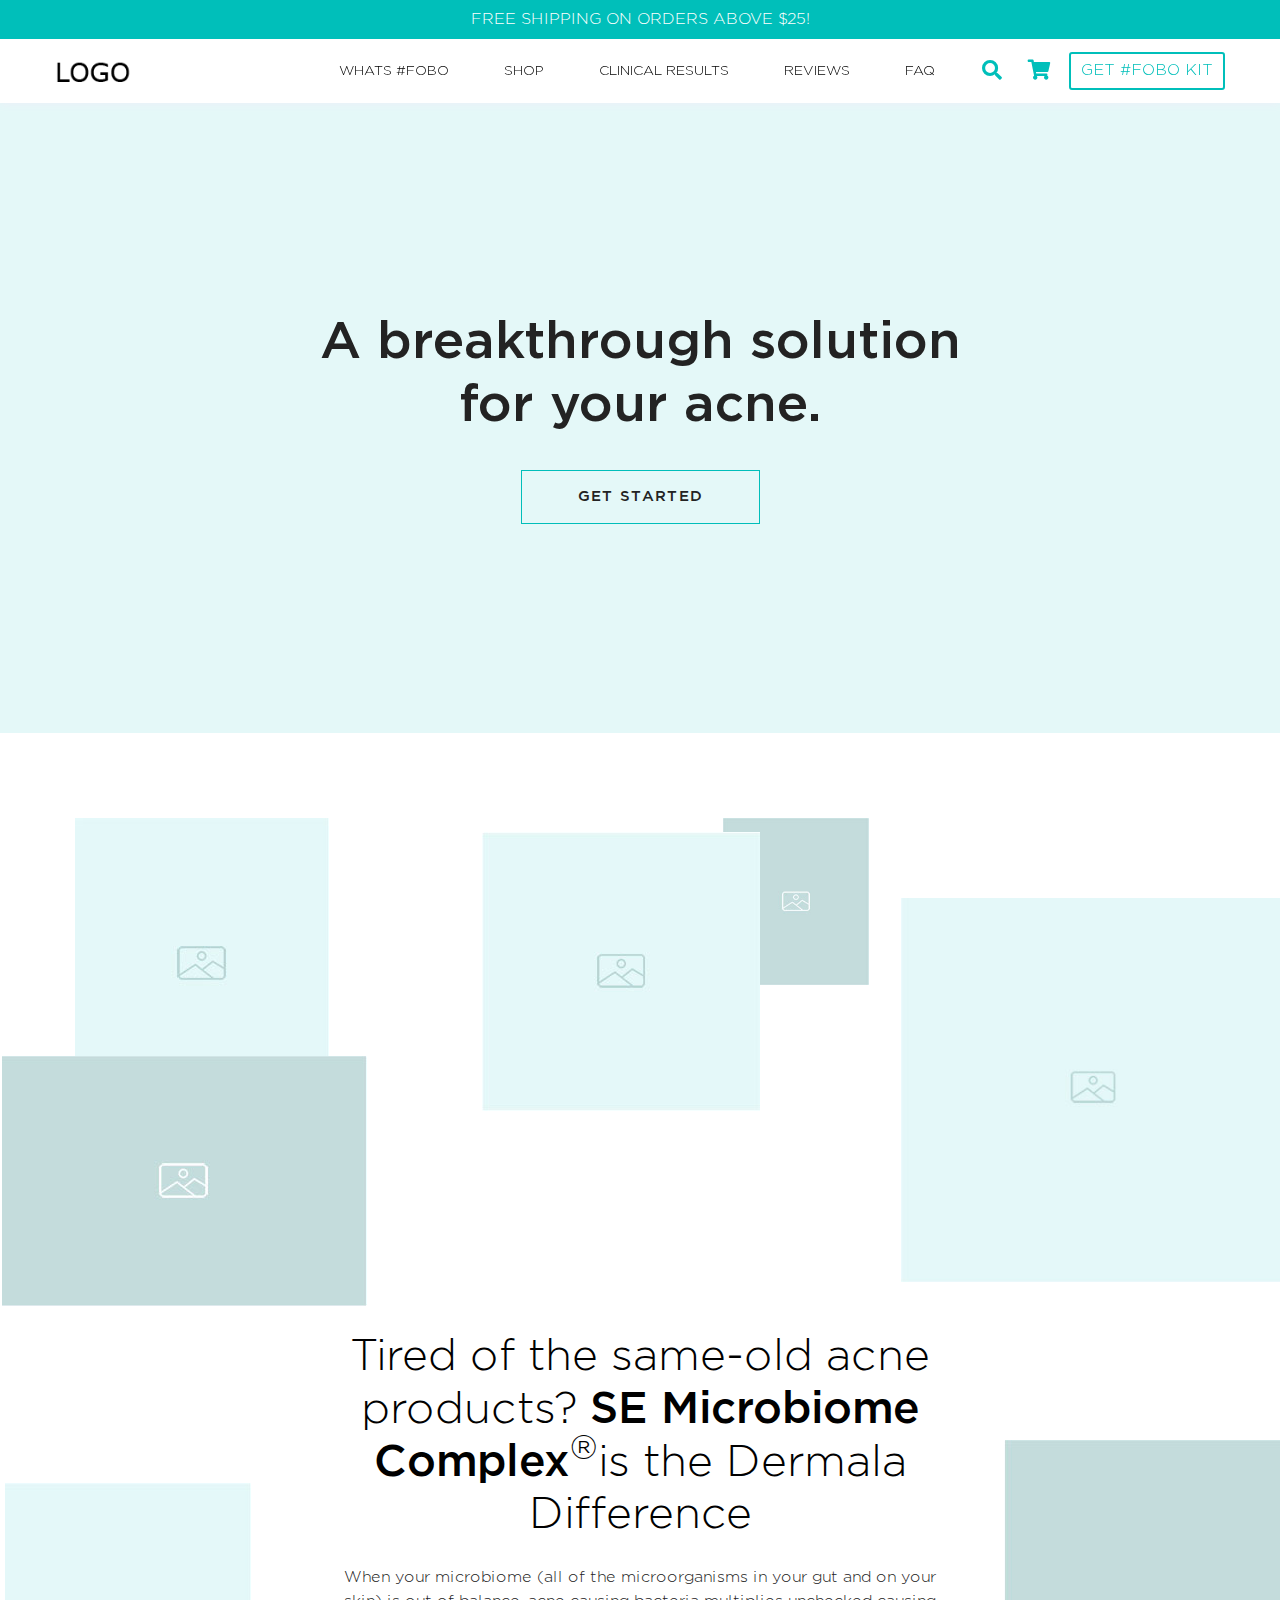
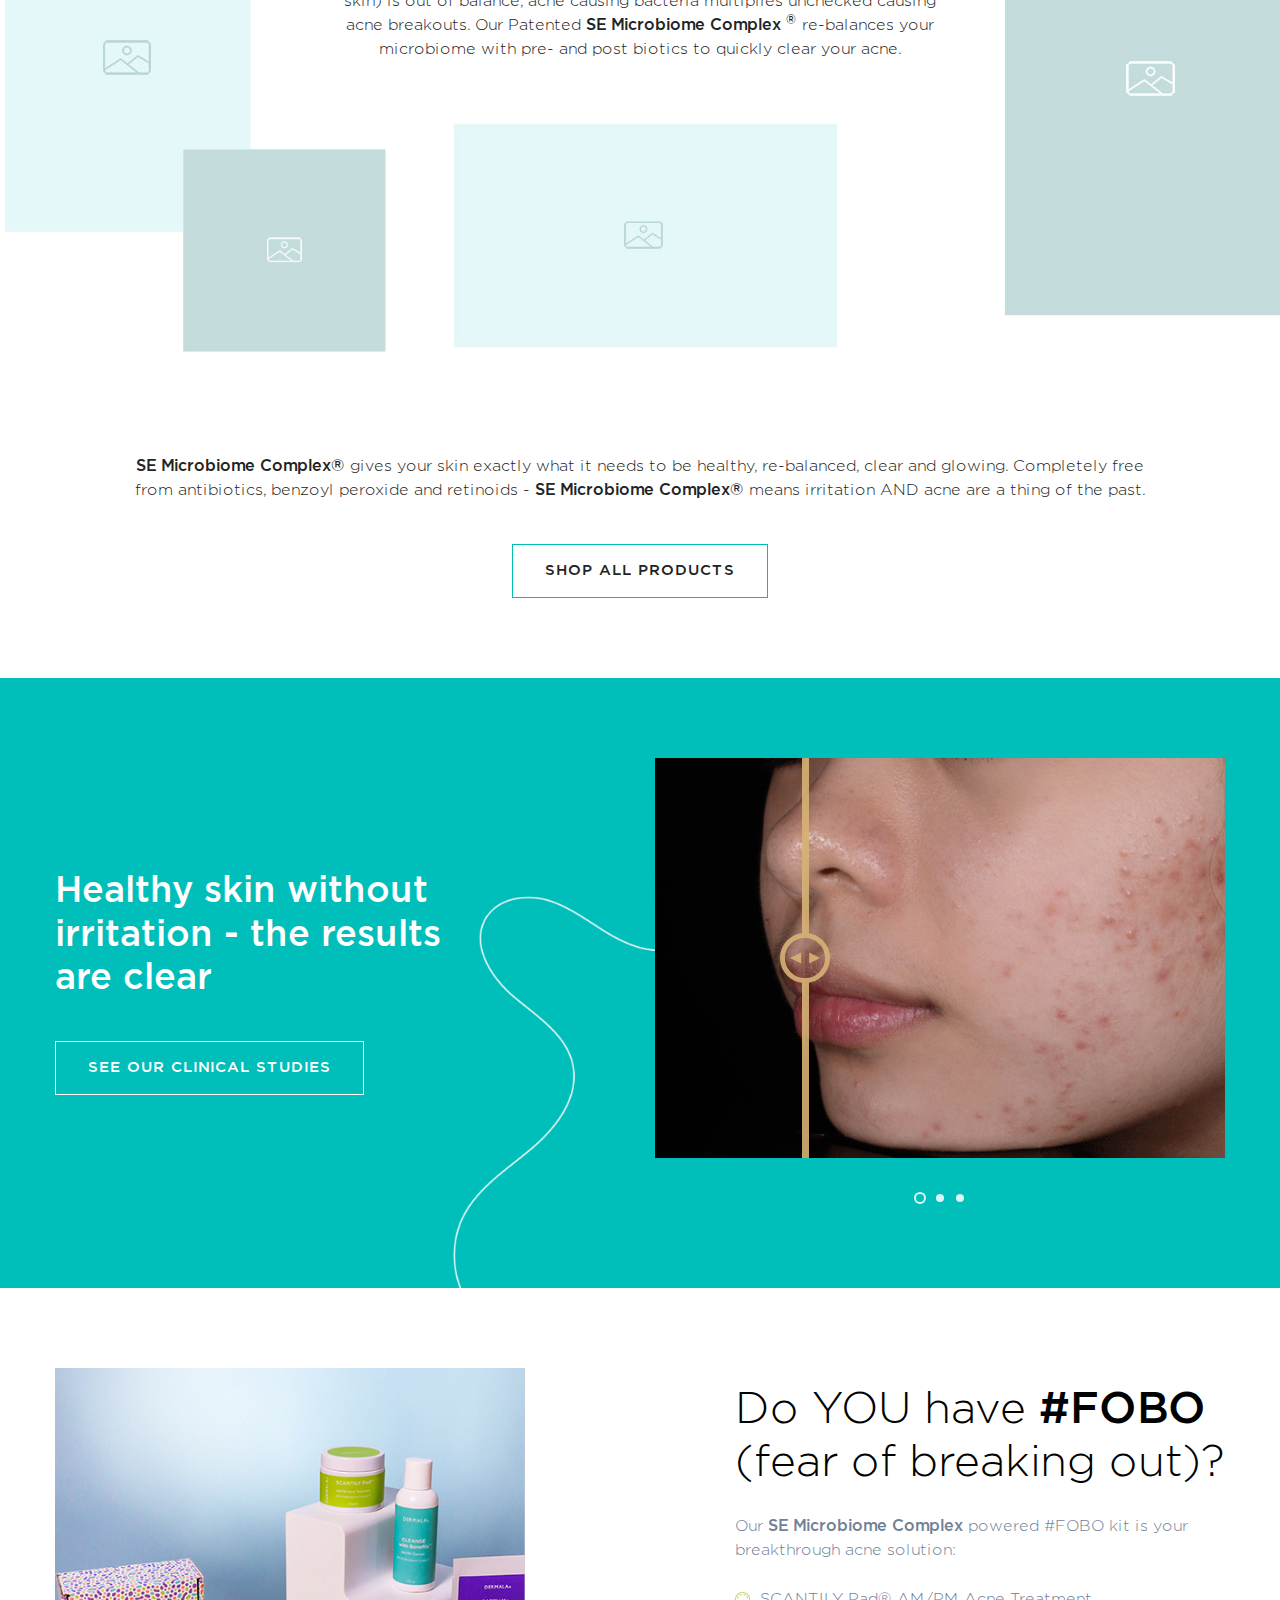
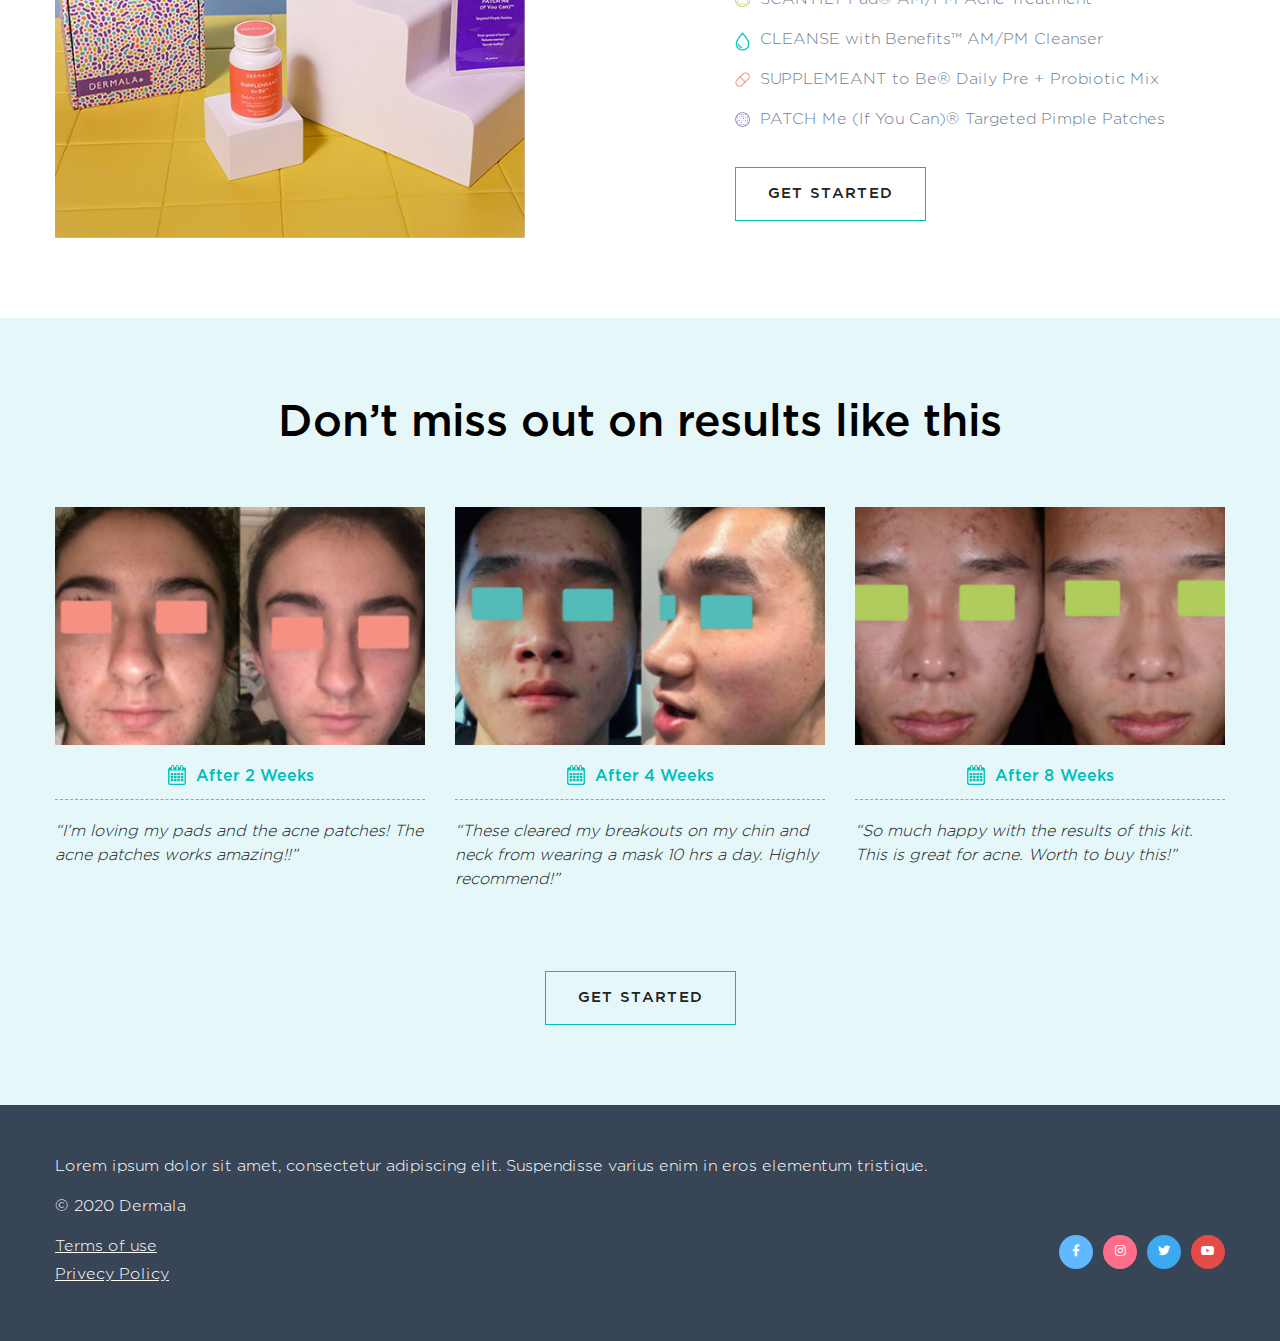
<file: new-page7.html>
<!DOCTYPE html>
<html lang="en-US">
<head>
<meta charset="utf-8">
<meta name="description" content="">
<meta http-equiv="X-UA-Compatible" content="IE=edge">
<meta name="keywords" content="" />
<meta name="author" content="web24service">
<meta name="viewport" content="width=device-width, initial-scale=1">

<!-- Title -->
<title>Dermala</title>

<!-- Favicon -->
<link rel="shortcut icon" type="image/png" href="assets/images/fevicon.png">

<!-- Bootstrap CSS -->
<link rel="stylesheet" href="assets/css/bootstrap.min.css">

<!-- Font awesome CSS -->
<link rel="stylesheet" href="assets/css/font-awesome.min.css">

<!-- Animate CSS -->
<link rel="stylesheet" href="assets/css/animate.min.css">

<!-- slick slider CSS -->
<link rel="stylesheet" href="assets/css/slick.css">

<!-- page7 CSS -->
<link rel="stylesheet" href="assets/css/style.css">

<!-- Main CSS -->
<link rel="stylesheet" href="assets/css/page7.css">

<!-- Responsive CSS -->
<link rel="stylesheet" href="assets/css/responsive.css">

<!-- jQuery -->
<script src="assets/js/jquery-3.4.1.min.js"></script>
</head>
<body>
<div class="header-height"></div>
<header class="for-sticky"> 
    <div class="header-area-top">
       <div class="container">
        <h6>Free shipping on orders above $25!</h6>           
       </div>
    </div>
  <div class="container">
     <div class="header-area">
        <!-- Site logo Start -->
        <div class="logo"> <a href="index.html" title="Fittea"><img src="assets/images/logo.png" alt="Fittea"/></a> </div>
        <!-- Site logo end -->

        <!-- Main menu start -->
        <nav class="mainmenu">
          <ul id="navigation">
            <li><a href="#">Whats #Fobo</a></li>  
            <li><a href="#">Shop</a></li>
            <li><a href="#">Clinical Results</a></li>
            <li><a href="#">Reviews</a></li>
            <li><a href="#">faq</a></li>
          </ul>
        </nav>
        <!-- Main menu end --> 
        <!-- Search Start -->
        <div class="navbar header-search-bar">
          <form action="#">
            <span class=""><i class="fas fa-search"></i></span>
          </form>
        </div>
        
        <!-- Search End --> 
        
        <!-- Bag Start -->
        <div class="navbar shopping-bar">
          <span class="dropdown-toggle" data-toggle="dropdown" aria-haspopup="true" aria-expanded="false"><i class="fas fa-shopping-cart"></i></span>
          <div class="dropdown-menu shopping-block">
          
          </div>
        </div>
        <!-- Bag End -->
        
        <div class="user-login"><a href="#">Get #fobo kit</a></div>
        
        
        
        <div class="mobile-menu-wrapper">
        <input type="checkbox" class="menu-check">
            <div class="menu-icon"><div></div></div>
        <nav class="menu">
            <div><div class="nav-mobile"></div></div>
        </nav> 
        </div>  
       
       </div>  
   </div>  
</header>    


<!--NP4 Page Banner-->

<div class="page-content-block np7-banner-sec">
  <div class="container"> 
    <div class="row">
      <div class="col-12 np7-banner-text-area">
          <div class="np7-banner-text">
              <h1>A breakthrough solution <br>for your acne.</h1>
              <a href="#" class="np7-btn">get started</a>
          </div>
      </div> 
    </div>    
  </div>
</div> 

<div class="page-content-block np7-product-sec">
    <div class="pro-container parallaxImg">
        <div class="np7-pro-items">
            <div class="np7-pro-item">
                <div class="np7-pro-img p7p1-img"><img src="assets/images/p7p1.jpg" alt="" data-parallaxify-range-x="-60" data-parallaxify-range-y="-60"></div>
                <div class="np7-pro-img p7p2-img"><img src="assets/images/p7p2.jpg" alt="" data-parallaxify-range-x="-30" data-parallaxify-range-y="-30"></div>
            </div>
            <div class="np7-pro-item top-item2">
                <div class="np7-pro-img p7p3-img"><img src="assets/images/p7p3.jpg" alt="" data-parallaxify-range-x="-60" data-parallaxify-range-y="-60"></div>
                <div class="np7-pro-img p7p4-img"><img src="assets/images/p7p4.jpg" alt="" data-parallaxify-range-x="-30" data-parallaxify-range-y="-30"></div>
            </div>
            <div class="np7-pro-item">
                <div class="np7-pro-img p7p5-img"><img src="assets/images/p7p5.jpg" alt="" data-parallaxify-range-x="-60" data-parallaxify-range-y="-60"></div>
            </div>
        </div>
        <div class="np7-pro-text">
            <h2>Tired of the same-old acne <br>products? <strong>SE Microbiome Complex</strong><sup>&reg;</sup><br>is the Dermala Difference</h2>
            <p>When your microbiome (all of the microorganisms in your gut and on your skin) is out of balance, acne causing bacteria multiplies unchecked causing acne breakouts. Our Patented <strong>SE Microbiome Complex <sup>®</sup></strong> re-balances your microbiome with pre- and post biotics to quickly clear your acne. </p>
        </div>
        <div class="np7-pro-items bottom-items">
            <div class="np7-pro-item">
                <div class="np7-pro-img p7p6-img"><img src="assets/images/p7p6.jpg" alt="" data-parallaxify-range-x="-60" data-parallaxify-range-y="-60"></div>
                <div class="np7-pro-img p7p7-img"><img src="assets/images/p7p7.jpg" alt="" data-parallaxify-range-x="-30" data-parallaxify-range-y="-30"></div>
            </div>
            <div class="np7-pro-item bottom-item2">
                <div class="np7-pro-img p7p8-img"><img src="assets/images/p7p8.jpg" alt="" data-parallaxify-range-x="-60" data-parallaxify-range-y="-60"></div>
            </div>
            <div class="np7-pro-item">
                <div class="np7-pro-img p7p9-img"><img src="assets/images/p7p9.jpg" alt="" data-parallaxify-range-x="-30" data-parallaxify-range-y="-30"></div>
            </div>
        </div>
        <div class="container"><div class="np7-pro-items-mobile"></div></div>
        <div class="np7-pro-bottom-text">
            <p><strong>SE Microbiome Complex®</strong> gives your skin exactly what it needs to be healthy, re-balanced, clear and glowing. Completely free from antibiotics, benzoyl peroxide and retinoids - <strong>SE Microbiome Complex®</strong> means irritation AND acne are a thing of the past. </p>
            <a href="#" class="np7-btn">shop all products</a>
        </div>       
    </div>
</div>


<!--Healthy Area-->

<div class="page-content-block np7-healthy-sec">
  <div class="container"> 
    <div class="row">
      <div class="col-12 col-lg-5 mtb-auto">
          <div class="np7-healthy-text">
              <h3>Healthy skin without <br>irritation - the results <br>are clear</h3>
              <a href="#" class="np7-btn">See our Clinical Studies</a>
          </div>
      </div> 
        <div class="col-12 col-lg-6 offset-lg-1">
          <div class="np7-healthy-slider-area">
              <input type="hidden" name="success-value" value="3">  
              <div class="np7-healthy-slider">
                  <div class="np7-healthy-item">
                    <div class="success-ba success0">
                      <div class="before"><img class="content-image" src="assets/images/1-1L_beforeccd2.png" draggable="false" alt="" /></div>
                      <div class="after after0"><img class="content-image" src="assets/images/1-2L_afterccd2.png" draggable="false" alt="" /></div>
                      <div class="scroller scroller0" data-id="0">
                        <svg class="scroller__thumb" xmlns="http://www.w3.org/2000/svg" width="100" height="100" viewBox="0 0 100 100"><polygon points="0 50 37 68 37 32 0 50" style="fill:#d9b377"/><polygon points="100 50 64 32 64 68 100 50" style="fill:#d9b377"/></svg>
                      </div>
                    </div>
                  </div>
                  <div class="np7-healthy-item">
                    <div class="success-ba success1">
                      <div class="before"><img class="content-image" src="assets/images/1-1L_beforeccd2.png" draggable="false" alt="" /></div>
                      <div class="after after1"><img class="content-image" src="assets/images/1-2L_afterccd2.png" draggable="false" alt="" /></div>
                      <div class="scroller scroller1" data-id="1">
                        <svg class="scroller__thumb" xmlns="http://www.w3.org/2000/svg" width="100" height="100" viewBox="0 0 100 100"><polygon points="0 50 37 68 37 32 0 50" style="fill:#d9b377"/><polygon points="100 50 64 32 64 68 100 50" style="fill:#d9b377"/></svg>
                      </div>
                    </div>
                  </div>
                  <div class="np7-healthy-item">
                    <div class="success-ba success2">
                      <div class="before"><img class="content-image" src="assets/images/1-1L_beforeccd2.png" draggable="false" alt="" /></div>
                      <div class="after after2"><img class="content-image" src="assets/images/1-2L_afterccd2.png" draggable="false" alt="" /></div>
                      <div class="scroller scroller2" data-id="2">
                        <svg class="scroller__thumb" xmlns="http://www.w3.org/2000/svg" width="100" height="100" viewBox="0 0 100 100"><polygon points="0 50 37 68 37 32 0 50" style="fill:#d9b377"/><polygon points="100 50 64 32 64 68 100 50" style="fill:#d9b377"/></svg>
                      </div>
                    </div>
                  </div>
              </div> 
          </div> 
    </div>    
  </div>
</div> 
</div> 

<div id="" class="page-content-block">
  <div class="container"> 
    <div class="row ">
      <div class="col-12 col-lg-5">
          <img src="assets/images/fobo-banner-img.jpg" alt=""> 
      </div>
      <div class="col-12 col-lg-6 offset-lg-1 mtb-auto">
        <div class="np7-fobo-details">
         <h2>Do YOU have <strong>#FOBO</strong> <br>(fear of breaking out)?</h2>
         <p>Our <strong>SE Microbiome Complex</strong> powered #FOBO kit is your breakthrough acne solution:</p>
         <ul>
             <li class="li-item1">SCANTILY Pad® AM/PM Acne Treatment</li> 
             <li class="li-item2">CLEANSE with Benefits™ AM/PM Cleanser</li>
             <li class="li-item3">SUPPLEMEANT to Be® Daily Pre + Probiotic Mix</li>
             <li class="li-item4">PATCH Me (If You Can)® Targeted Pimple Patches</li>
         </ul>
         <a href="#" class="np7-btn">get started</a>
        </div> 
      </div> 
    </div>
  </div>
</div>


<!--microbiome img area-->
 
<div class="page-content-block np6-micro np7-micro">
    <div class="container">
        <div class="row">
              <div class="col-12 text-center mb-5">
                    <h2>Don’t miss out on results like this</h2>
                </div>
                <div class="col-12 col-md-4">
                  <div class="np6-micro-img-area">
                     <img src="assets/images/micor-img-top.jpg" alt="">                       
                     <div class="np6-micro-sub-title">
                      <span><img src="assets/images/calendar-interface-symbol-tool.svg" alt=""></span><h4>After 2 Weeks</h4>
                     </div>
                      <p><em>“I’m loving my pads and the acne patches! The acne patches works amazing!!”</em></p>
                  </div>
                </div>
                <div class="col-12 col-md-4">
                  <div class="np6-micro-img-area">
                     <img src="assets/images/micor-img-right.jpg" alt="">                        
                     <div class="np6-micro-sub-title">
                      <span><img src="assets/images/calendar-interface-symbol-tool.svg" alt=""></span><h4>After 4 Weeks</h4>
                     </div>
                      <p><em>“These cleared my breakouts on my chin and neck from wearing a mask 10 hrs a day. 
                        Highly recommend!”</em></p>
                  </div>
                </div>
                <div class="col-12 col-md-4">
                  <div class="np6-micro-img-area">
                     <img src="assets/images/micor-img-bottom.jpg" alt="">  
                     <div class="np6-micro-sub-title">
                      <span><img src="assets/images/calendar-interface-symbol-tool.svg" alt=""></span><h4>After 8 Weeks</h4>
                     </div>
                      <p><em>“So much happy with the results of this kit. This is great for acne. Worth to buy this!”</em></p>
                  </div>
                </div>
                <div class="col-12 mt-4 text-center">
                <a href="#" class="np7-btn">get started</a></div>
            </div>
        </div>
    </div>    
    



<!-- Footer start -->
<footer class="site-footer"> 

    <div class="footer-menu-group">
      <div class="container">
        <div class="row">
        <div class="col-12">
            <p>Lorem ipsum dolor sit amet, consectetur adipiscing elit. Suspendisse varius enim in eros elementum tristique.</p>
            <p>© 2020 Dermala</p>
        </div>
        </div>
        <div class="row">
        <div class="col-12 col-lg-6">
            <div class="footer-terms">
                <ul>
                    <li><a href="#">Terms of use</a></li>
                    <li><a href="#">Privecy Policy</a></li>
                </ul>
            </div>
        </div>
        <div class="col-12 col-lg-6">
        <div class="bottom-social"> 
            <a href="#" class="fb-icon"><i class="fab fa-facebook-f"></i></a> 
            <a href="#" class="instagram-icon"><i class="fab fa-instagram"></i></a>
            <a href="#"   class="twitter-icon"><i class="fab fa-twitter"></i></a> 
            <a href="#" class="youtube-icon"><i class="fab fa-youtube"></i></a> 
        </div>
        </div>
        </div>
      </div>
    </div>
  </footer>
<!-- Footer end -->

<!-- Start scroll top -->
<div class="scrollup"><i class="fas fa-chevron-up"></i></div>
<!-- End scroll top --> 

<!-- Bootstrap JS --> 
<script src="assets/js/bootstrap.min.js"></script> 

<!-- slick slider JS --> 
<script src="assets/js/slick.min.js"></script> 

<!-- WOW JS --> 
<script src="assets/js/wow-1.3.0.min.js"></script> 

<!-- Active JS --> 
<script src="assets/js/active-before-after.js"></script>
    
<!-- Parallax JS --> 
<script src="assets/js/parallax-img.js"></script>
    
<script src="assets/js/active.js"></script>
</body>
</html>
</file>
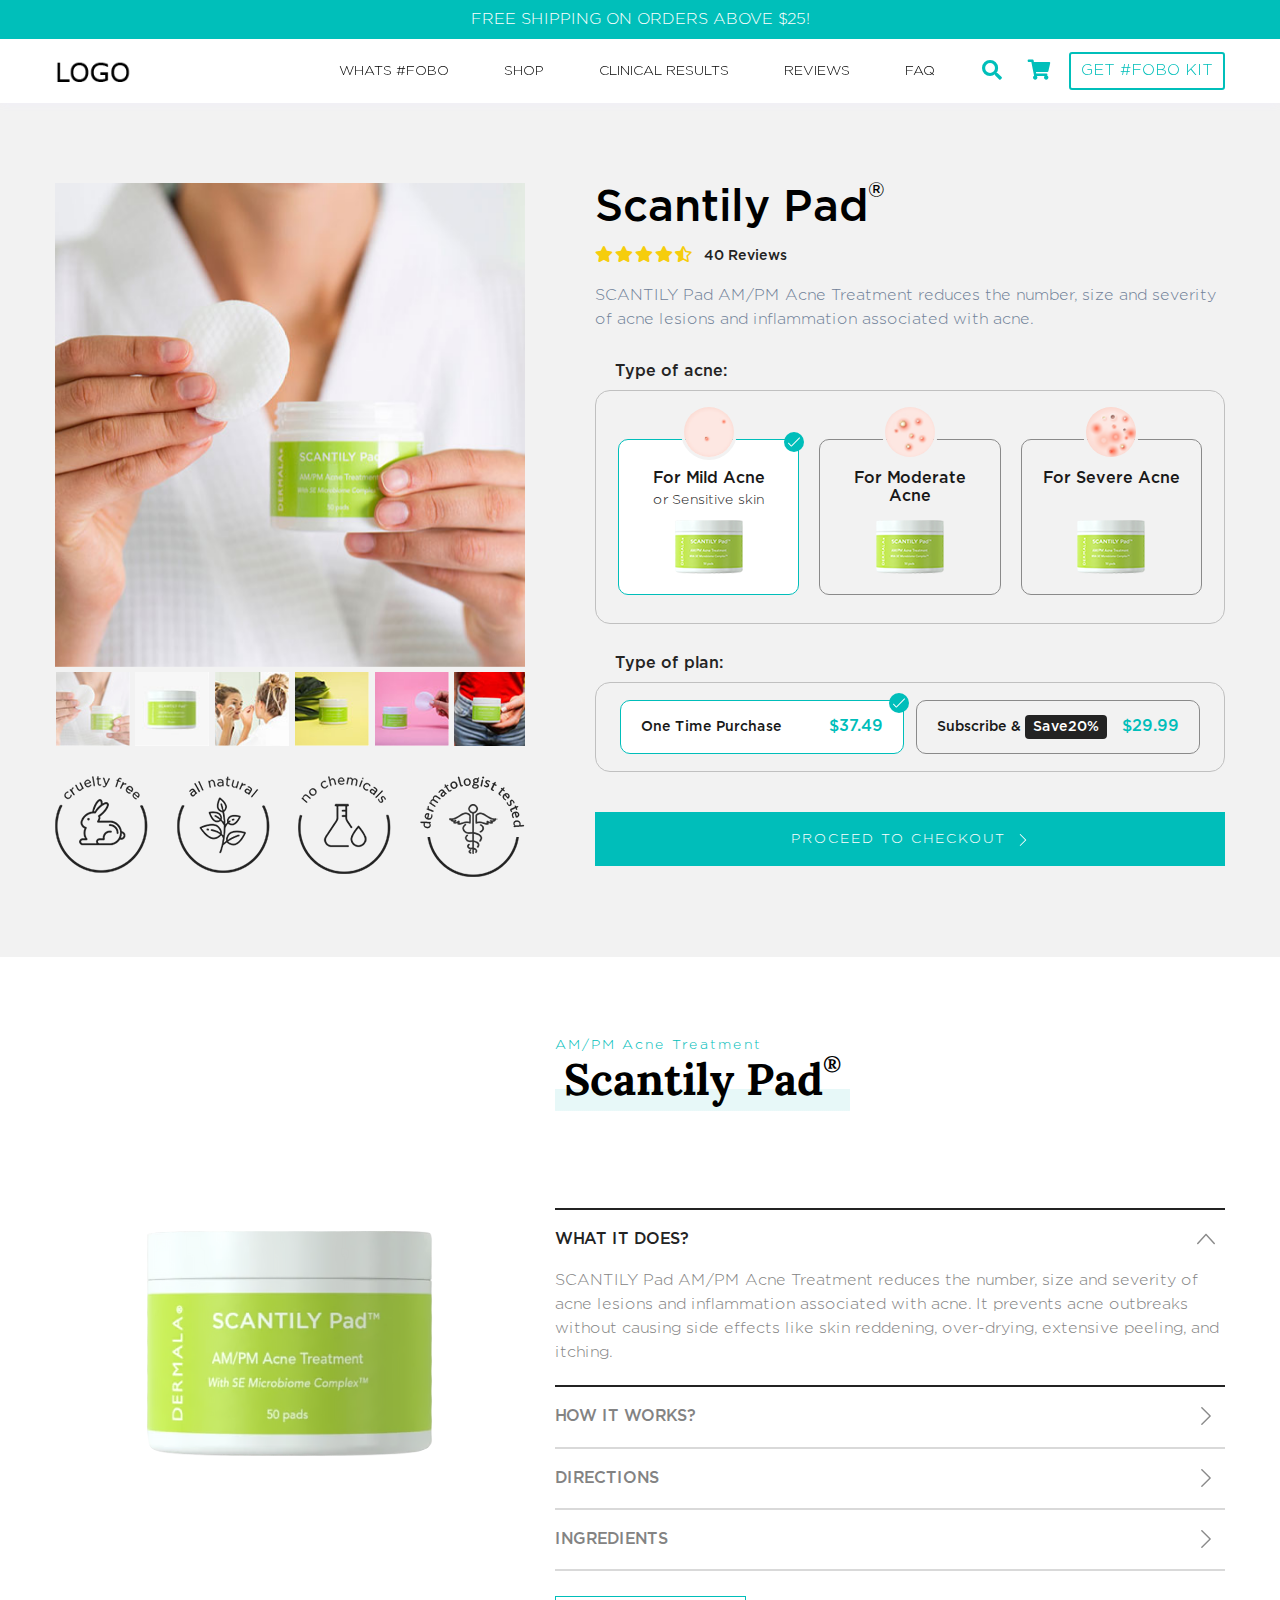
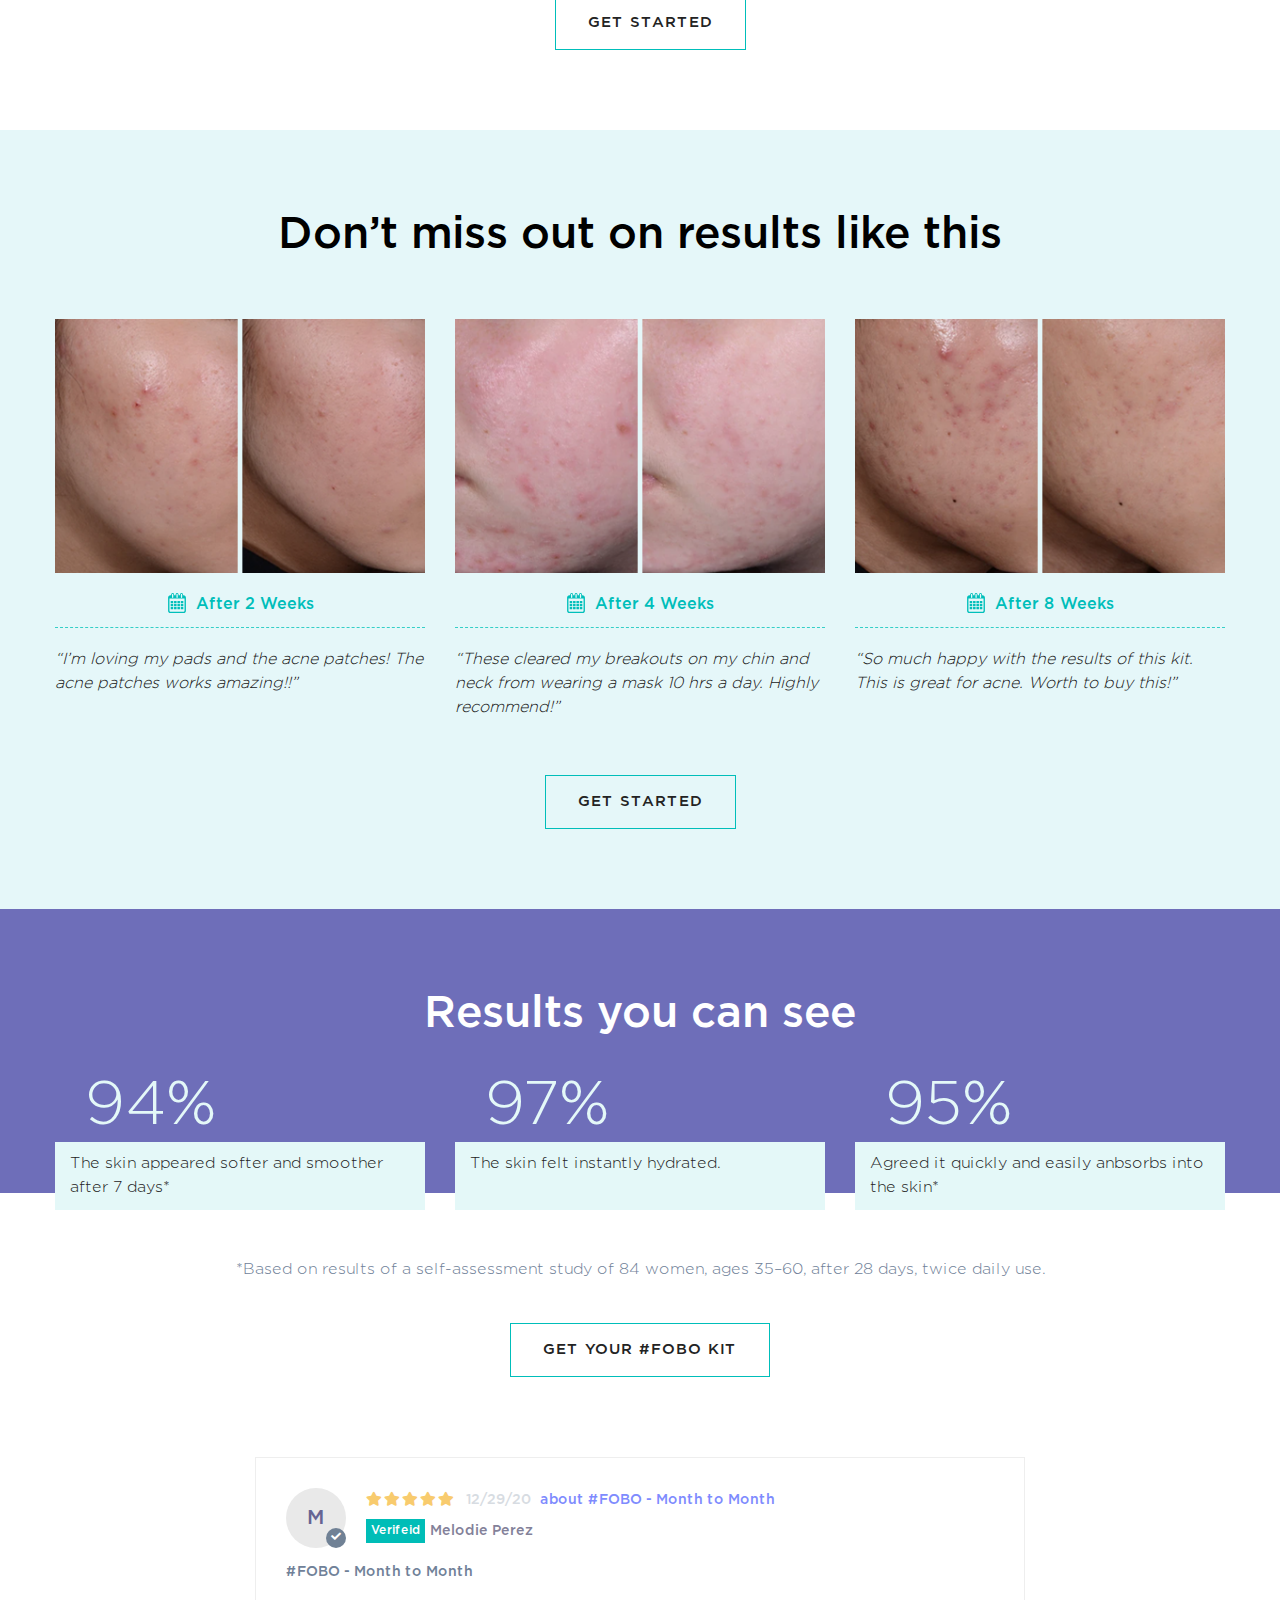
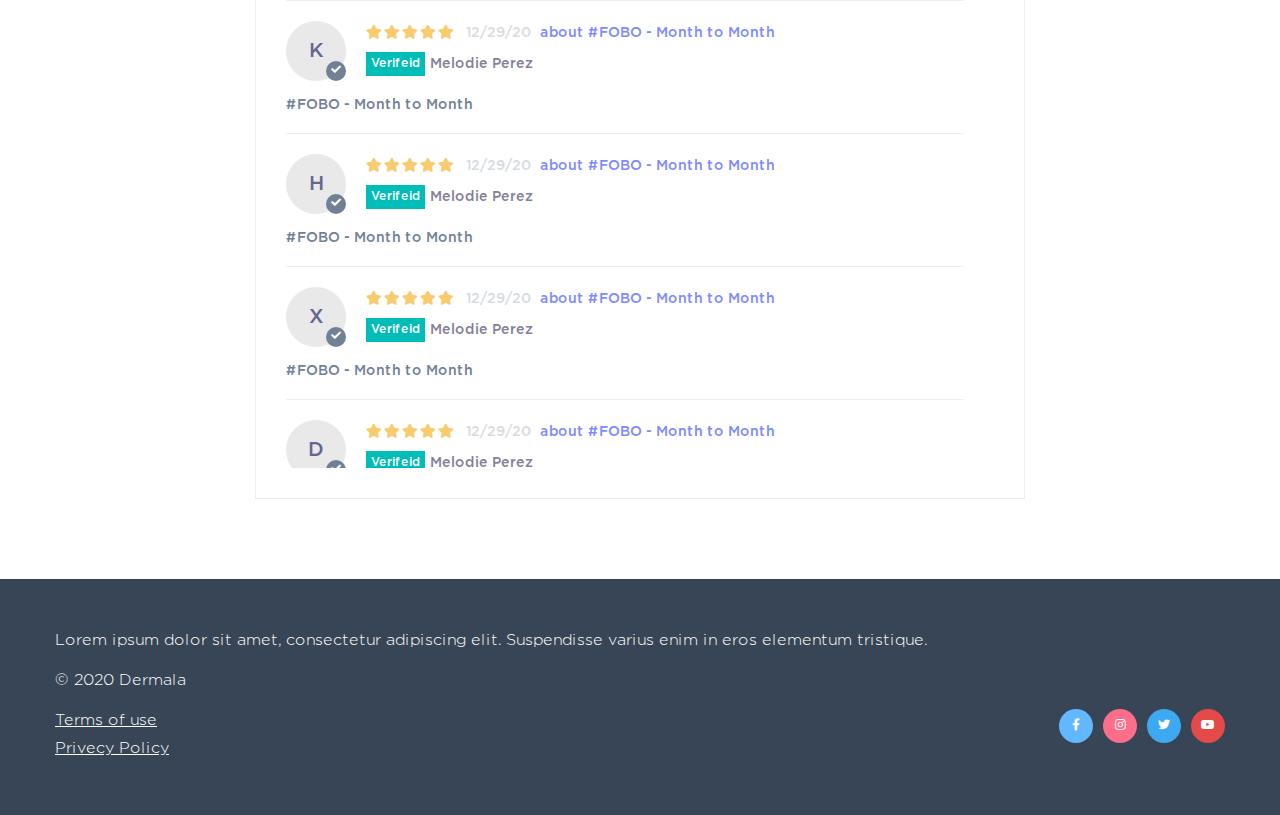
<file: new-page8-acco.html>
<!DOCTYPE html>
<html lang="en-US">
<head>
<meta charset="utf-8">
<meta name="description" content="">
<meta http-equiv="X-UA-Compatible" content="IE=edge">
<meta name="keywords" content="" />
<meta name="author" content="web24service">
<meta name="viewport" content="width=device-width, initial-scale=1">

<!-- Title -->
<title>Dermala</title>

<!-- Favicon -->
<link rel="shortcut icon" type="image/png" href="assets/images/fevicon.png">

<!-- Bootstrap CSS -->
<link rel="stylesheet" href="assets/css/bootstrap.min.css">

<!-- Font awesome CSS -->
<link rel="stylesheet" href="assets/css/font-awesome.min.css">

<!-- Animate CSS -->
<link rel="stylesheet" href="assets/css/animate.min.css">

<!-- slick slider CSS -->
<link rel="stylesheet" href="assets/css/slick.css">

<!-- Main CSS -->
<link rel="stylesheet" href="assets/css/style.css">

<!-- Responsive CSS -->
<link rel="stylesheet" href="assets/css/responsive.css">

<!-- page8 CSS -->
<link rel="stylesheet" href="assets/css/page8.css">    

<!-- jQuery -->
<script src="assets/js/jquery-3.4.1.min.js"></script>
</head>
<body>
<div class="header-height"></div>
<header class="for-sticky"> 
    <div class="header-area-top">
       <div class="container">
        <h6>Free shipping on orders above $25!</h6>           
       </div>
    </div>
  <div class="container">
     <div class="header-area">
        <!-- Site logo Start -->
        <div class="logo"> <a href="index.html" title="Fittea"><img src="assets/images/logo.png" alt="Fittea"/></a> </div>
        <!-- Site logo end -->

        <!-- Main menu start -->
        <nav class="mainmenu">
          <ul id="navigation">
            <li><a href="#">Whats #Fobo</a></li>  
            <li><a href="#">Shop</a></li>
            <li><a href="#">Clinical Results</a></li>
            <li><a href="#">Reviews</a></li>
            <li><a href="#">faq</a></li>
          </ul>
        </nav>
        <!-- Main menu end --> 
        <!-- Search Start -->
        <div class="navbar header-search-bar">
          <form action="#">
            <span class=""><i class="fas fa-search"></i></span>
          </form>
        </div>
        
        <!-- Search End --> 
        
        <!-- Bag Start -->
        <div class="navbar shopping-bar">
          <span class="dropdown-toggle" data-toggle="dropdown" aria-haspopup="true" aria-expanded="false"><i class="fas fa-shopping-cart"></i></span>
          <div class="dropdown-menu shopping-block">
          
          </div>
        </div>
        <!-- Bag End -->
        
        <div class="user-login"><a href="#">Get #fobo kit</a></div>
        
        
        
        <div class="mobile-menu-wrapper">
        <input type="checkbox" class="menu-check">
            <div class="menu-icon"><div></div></div>
        <nav class="menu">
            <div><div class="nav-mobile"></div></div>
        </nav> 
        </div>  
       
       </div>  
   </div>  
</header>    


<!--NP4 Page Banner-->

<div class="page-content-block np6-banner-sec">
  <div class="container"> 
    <div class="row">
      <div class="col-12 col-lg-5">
         <div class="np8-fobo-slider"> 
          <div class="np8-fobo-for">
            <div class="np8-fobo-item">
                <img src="assets/images/np8-slider1.jpg" alt="" />
            </div>
            <div class="np8-fobo-item">
                <img src="assets/images/np8-slider1.jpg" alt="" />
            </div>
            <div class="np8-fobo-item">
                <img src="assets/images/np8-slider1.jpg" alt="" />
            </div>
            <div class="np8-fobo-item">
                <img src="assets/images/np8-slider1.jpg" alt="" />
            </div>
            <div class="np8-fobo-item">
                <img src="assets/images/np8-slider1.jpg" alt="" />
            </div>
            <div class="np8-fobo-item">
                <img src="assets/images/np8-slider1.jpg" alt="" />
            </div>
          </div>
          <div class="np8-fobo-nav">
            <div class="np8-fobo-thumb">
                <img src="assets/images/np8-thumb1.jpg" alt="" />
            </div>
            <div class="np8-fobo-thumb">
                <img src="assets/images/np8-thumb2.jpg" alt="" />
            </div>
            <div class="np8-fobo-thumb">
                <img src="assets/images/np8-thumb3.jpg" alt="" />
            </div>
            <div class="np8-fobo-thumb">
                <img src="assets/images/np8-thumb4.jpg" alt="" />
            </div>
            <div class="np8-fobo-thumb">
                <img src="assets/images/np8-thumb5.jpg" alt="" />
            </div>
            <div class="np8-fobo-thumb">
                <img src="assets/images/np8-thumb6.jpg" alt="" />
            </div>
          </div>
        </div> 
         <div class="np4-banner-badge-area">
             <ul>
                 <li><img src="assets/images/np8-badge1.png" alt=""></li>
                 <li><img src="assets/images/np8-badge2.png" alt=""></li>
                 <li><img src="assets/images/np8-badge3.png" alt=""></li>
                 <li><img src="assets/images/np8-badge4.png" alt=""></li>
             </ul>
         </div> 
      </div>  
      <div class="col-12 col-lg-7">
            <div class="np8-banner-details">
             <h2>Scantily Pad<sup>&reg;</sup></h2>
             <div class="np6-banner-review"><div class="star-block"><i class="fas fa-star"></i><i class="fas fa-star"></i><i class="fas fa-star"></i><i class="fas fa-star"></i><i class="fas fa-star-half-alt"></i></div>
             <p>40 Reviews</p>    
             </div> 
             <p>SCANTILY Pad AM/PM Acne Treatment reduces the number, size and severity of acne lesions and inflammation associated with acne.</p>  
             <div class="np8-banner-item">
                 <div class="np8-item-top">
                    <h5>Type of acne:</h5>
                </div>
                <div class="np8-banner-item-details">                    
                <div class="np8-b-check"><input type="radio" class="plan-check-input" id="cf-agree1" name="plan" value="" checked>
                    <label class="plan-check-label" for="cf-agree1">
                        <div class="np8-type-acen">
                            <div class="np8-type-acen-title">
                                <h5>For Mild Acne</h5>
                                <p>or Sensitive skin</p>
                            </div>
                            <div class="np8-item-img"><img src="assets/images/np8-ban-product-up.png" alt=""></div>
                            <div class="np8-item-small-img"><span><img src="assets/images/np8-banner-items-before1.png" alt=""></span></div>
                        </div>
                    </label>
                </div>        
                <div class="np8-b-check"><input type="radio" class="plan-check-input" id="cf-agree2" name="plan" value="">
                    <label class="plan-check-label" for="cf-agree2">
                        <div class="np8-type-acen">
                            <div class="np8-type-acen-title">
                            <h5>For Moderate Acne</h5>
                            </div>
                            <div class="np8-item-img"><img src="assets/images/np8-ban-product-up.png" alt=""></div>
                            <div class="np8-item-small-img"><span><img src="assets/images/np8-banner-items-before2.png" alt=""></span></div>
                        </div>
                    </label>
                </div>     
                <div class="np8-b-check"><input type="radio" class="plan-check-input" id="cf-agree3" name="plan" value="">
                    <label class="plan-check-label" for="cf-agree3">
                        <div class="np8-type-acen">
                            <div class="np8-type-acen-title">
                              <h5>For Severe Acne</h5>
                            </div>
                            <div class="np8-item-img"><img src="assets/images/np8-ban-product-up.png" alt=""></div>
                            <div class="np8-item-small-img"><span><img src="assets/images/np8-banner-items-before3.png" alt=""></span></div>
                        </div>
                    </label>
                </div>                    
                </div>
             </div>
            
            <div class="np8-banner-item">
                 <div class="np8-item-top">
                    <h5>Type of plan:</h5>
                </div>
                <div class="np8-banner-item-details np8-up-item">
                        <div class="np8-b-check"><input type="radio" class="plan-check-input" id="cf-agree4" name="plan2" value="" checked=""><label class="plan-check-label" for="cf-agree4">One Time Purchase <span class="np8-price">$37.49</span></label>
                        </div>
                        <div class="np8-b-check"><input type="radio" class="plan-check-input" id="cf-agree5" name="plan2" value=""><label class="plan-check-label" for="cf-agree5">
                                <div class="np9-subs-txt">Subscribe &amp; <span class="np8-save">Save20%</span></div><span class="np8-price">$29.99</span>
                            </label>
                        </div>        
                </div>
             </div>                
               <div class="np8-banner-btn"><a href="#" class="main-btn">proceed to checkout <span><img src="assets/images/np8-next-arrow-white.svg" alt=""></span></a></div>    
                         
            </div> 
      </div> 
    </div>
    
  </div>
</div> 


<div class="page-content-block np8-scabtily-sec">
  <div class="container"> 
    <div class="row">
      <div class="col-12 col-lg-5 mtb-auto text-center">
          <img src="assets/images/np8-scan.png" alt=""> 
      </div>
      <div class="col-12 col-lg-7 mtb-auto">
        <div class="hp-fobo-details">
         <h6>AM/PM Acne Treatment</h6>
         <h2><mark><span>Scantily Pad<sup>&reg;</sup></span></mark></h2>
         <div class="faq-accordion-text">
            <div id="accordion" class="page-accordion">
                <div class="card active">
                    <div class="card-header" id="headingOne">
                        <h5 class="mb-0">
                            <a class="btn-faq" data-toggle="collapse" data-target="#collapseOne" aria-expanded="true" aria-controls="collapseOne">
                                What it does?
                            </a>
                        </h5>
                    </div>

                    <div id="collapseOne" class="show" aria-labelledby="headingOne" data-parent="#accordion">
                        <div class="card-body pb-0">
                            SCANTILY Pad AM/PM Acne Treatment reduces the number, size and severity of acne lesions and inflammation associated with acne. It prevents acne outbreaks without causing side effects like skin reddening, over-drying, extensive peeling, and itching.
                        </div>
                    </div>
                </div>
                <div class="card">
                    <div class="card-header" id="headingTwo">
                        <h5 class="mb-0">
                            <a class="btn-faq collapsed" data-toggle="collapse" data-target="#collapseTwo" aria-expanded="false" aria-controls="collapseTwo">
                                How it works?
                            </a>
                        </h5>
                    </div>
                    <div id="collapseTwo" class="collapse" aria-labelledby="headingTwo" data-parent="#accordion">
                        <div class="card-body">
                            Lorem ipsum dolor sit amet, consectetur adipisicing elit. Aperiam debitis voluptatum nisi repudiandae, laboriosam nobis.
                        </div>
                    </div>
                </div>
                <div class="card">
                    <div class="card-header" id="headingThree">
                        <h5 class="mb-0">
                            <a class="btn-faq collapsed" data-toggle="collapse" data-target="#collapseThree" aria-expanded="false" aria-controls="collapseThree">
                                Directions
                            </a>
                        </h5>
                    </div>
                    <div id="collapseThree" class="collapse" aria-labelledby="headingThree" data-parent="#accordion">
                        <div class="card-body pb-0">
                            Lorem ipsum dolor sit amet, consectetur adipisicing elit. Quasi eligendi facere, odit similique eum ex tempora totam quis id maiores veniam, nam voluptatum, placeat quas accusantium! Laborum, excepturi, quos. Obcaecati!
                        </div>
                    </div>
                </div>
                <div class="card">
                    <div class="card-header" id="headingFour">
                        <h5 class="mb-0">
                            <a class="btn-faq collapsed" data-toggle="collapse" data-target="#collapseFour" aria-expanded="false" aria-controls="collapseFour">
                               Ingredients
                            </a>
                        </h5>
                    </div>
                    <div id="collapseFour" class="collapse" aria-labelledby="headingFour" data-parent="#accordion">
                        <div class="card-body pb-0">
                            Lorem ipsum dolor sit amet, consectetur adipisicing elit. Quasi eligendi facere, odit similique eum ex tempora totam quis id maiores veniam, 
                        </div>
                    </div>
                </div>
            </div>
         </div>      
         <a href="#" class="np7-btn">get started</a>
        </div> 
      </div> 
    </div>
  </div>
</div> 

<!--microbiome img area-->
 
<div class="page-content-block np7-micro">
    <div class="container">
        <div class="row">
              <div class="col-12 text-center mb-5">
                    <h2>Don’t miss out on results like this</h2>
                </div>
                <div class="col-12 col-md-4">
                  <div class="np6-micro-img-area">
                     <img src="assets/images/result-1.png" alt="">                       
                     <div class="np6-micro-sub-title">
                      <span><img src="assets/images/calendar-interface-symbol-tool.svg" alt=""></span><h4>After 2 Weeks</h4>
                     </div>
                      <p><em>“I’m loving my pads and the acne patches! The acne patches works amazing!!”</em></p>
                  </div>
                </div>
                <div class="col-12 col-md-4">
                  <div class="np6-micro-img-area">
                     <img src="assets/images/result-2.png" alt="">                        
                     <div class="np6-micro-sub-title">
                      <span><img src="assets/images/calendar-interface-symbol-tool.svg" alt=""></span><h4>After 4 Weeks</h4>
                     </div>
                      <p><em>“These cleared my breakouts on my chin and neck from wearing a mask 10 hrs a day. 
                        Highly recommend!”</em></p>
                  </div>
                </div>
                <div class="col-12 col-md-4">
                  <div class="np6-micro-img-area">
                     <img src="assets/images/result-3.png" alt="">  
                     <div class="np6-micro-sub-title">
                      <span><img src="assets/images/calendar-interface-symbol-tool.svg" alt=""></span><h4>After 8 Weeks</h4>
                     </div>
                      <p><em>“So much happy with the results of this kit. This is great for acne. Worth to buy this!”</em></p>
                  </div>
                </div>
                <div class="col-12 text-center">
                <a href="#" class="np7-btn">get started</a></div>
            </div>
        </div>
    </div>    
    
 
    
<div class="page-content-block np8-micro-result pb-0">
    <div class="container">
        <div class="row">
            <div class="col-12">
                <div class="micro-details">
                    <h2>Results you can see</h2>
                </div>
            </div>
        </div>
        <div class="row">
            <div class="col-12 col-md-4">
               <div class="result-block">
                  <span>94%</span>
                  <div class="result-text">The skin appeared softer and smoother after 7 days*</div> 
                </div> 
            </div>
            <div class="col-12 col-md-4">
               <div class="result-block">
                  <span>97%</span>
                  <div class="result-text">The skin felt instantly hydrated.</div> 
                </div> 
            </div>
            <div class="col-12 col-md-4">
               <div class="result-block">
                  <span>95%</span>
                  <div class="result-text">Agreed it quickly and easily anbsorbs into the skin*</div> 
                </div> 
            </div>
        </div>
        <div class="row mt-5">
            <div class="col-12 text-center">
               <p>*Based on results of a self-assessment study of 84 women, ages 35–60, after 28 days, twice daily use.</p>
                <a href="#" class="np7-btn">Get your #fobo kit</a>
            </div>
        </div>
    </div>
</div>    
   

<!-- Loved area -->

<div class="page-content-block np3-result-bottom-area">
  <div class="container"> 
    <div class="row">
        <div class="col-12 col-lg-8 offset-lg-2">
          <div class="np3-result-bottom-block">  
            <div class="np3-result-bottom-details">
                <div class="np3-result-bottom-item-area">
                   <div class="np3-result-bottom-item">
                    <div class="np3-result-profile-img">
                        <span class="profie-img">M</span>
                        <span class="profile-check"><i class="fas fa-check"></i></span>
                    </div>
                    <div class="np3-result-profile-text">
                        <ul>
                            <li><div class="star-block"><i class="fas fa-star"></i><i class="fas fa-star"></i><i class="fas fa-star"></i><i class="fas fa-star"></i><i class="fas fa-star"></i></div>
                            <div class="np3-li-fobo"><span class="np3-li-date">12/29/20</span> about <strong>#FOBO - Month to Month</strong></div>
                            </li>
                            <li><span class="verifeid">Verifeid</span> Melodie Perez</li>
                        </ul>
                    </div>
                    </div>
                    <p>#FOBO - Month to Month</p>
                </div>
                <div class="np3-result-bottom-item-area">
                   <div class="np3-result-bottom-item">
                    <div class="np3-result-profile-img">
                        <span class="profie-img">K</span>
                        <span class="profile-check"><i class="fas fa-check"></i></span>
                    </div>
                    <div class="np3-result-profile-text">
                        <ul>
                            <li><div class="star-block"><i class="fas fa-star"></i><i class="fas fa-star"></i><i class="fas fa-star"></i><i class="fas fa-star"></i><i class="fas fa-star"></i></div>
                            <div class="np3-li-fobo"><span class="np3-li-date">12/29/20</span> about <strong>#FOBO - Month to Month</strong></div>
                            </li>
                            <li><span class="verifeid">Verifeid</span> Melodie Perez</li>
                        </ul>
                    </div>
                    </div>
                    <p>#FOBO - Month to Month</p>
                </div>
                <div class="np3-result-bottom-item-area">
                   <div class="np3-result-bottom-item">
                    <div class="np3-result-profile-img">
                        <span class="profie-img">H</span>
                        <span class="profile-check"><i class="fas fa-check"></i></span>
                    </div>
                    <div class="np3-result-profile-text">
                        <ul>
                            <li><div class="star-block"><i class="fas fa-star"></i><i class="fas fa-star"></i><i class="fas fa-star"></i><i class="fas fa-star"></i><i class="fas fa-star"></i></div>
                            <div class="np3-li-fobo"><span class="np3-li-date">12/29/20</span> about <strong>#FOBO - Month to Month</strong></div>
                            </li>
                            <li><span class="verifeid">Verifeid</span> Melodie Perez</li>
                        </ul>
                    </div>
                    </div>
                    <p>#FOBO - Month to Month</p>
                </div>
                <div class="np3-result-bottom-item-area">
                   <div class="np3-result-bottom-item">
                    <div class="np3-result-profile-img">
                        <span class="profie-img">X</span>
                        <span class="profile-check"><i class="fas fa-check"></i></span>
                    </div>
                    <div class="np3-result-profile-text">
                        <ul>
                            <li><div class="star-block"><i class="fas fa-star"></i><i class="fas fa-star"></i><i class="fas fa-star"></i><i class="fas fa-star"></i><i class="fas fa-star"></i></div>
                            <div class="np3-li-fobo"><span class="np3-li-date">12/29/20</span> about <strong>#FOBO - Month to Month</strong></div>
                            </li>
                            <li><span class="verifeid">Verifeid</span> Melodie Perez</li>
                        </ul>
                    </div>
                    </div>
                    <p>#FOBO - Month to Month</p>
                </div>
                <div class="np3-result-bottom-item-area">
                   <div class="np3-result-bottom-item">
                    <div class="np3-result-profile-img">
                        <span class="profie-img">D</span>
                        <span class="profile-check"><i class="fas fa-check"></i></span>
                    </div>
                    <div class="np3-result-profile-text">
                        <ul>
                            <li><div class="star-block"><i class="fas fa-star"></i><i class="fas fa-star"></i><i class="fas fa-star"></i><i class="fas fa-star"></i><i class="fas fa-star"></i></div>
                            <div class="np3-li-fobo"><span class="np3-li-date">12/29/20</span> about <strong>#FOBO - Month to Month</strong></div>
                            </li>
                            <li><span class="verifeid">Verifeid</span> Melodie Perez</li>
                        </ul>
                    </div>
                    </div>
                    <p>#FOBO - Month to Month</p>
                </div>
                <div class="np3-result-bottom-item-area">
                   <div class="np3-result-bottom-item">
                    <div class="np3-result-profile-img">
                        <span class="profie-img">R</span>
                        <span class="profile-check"><i class="fas fa-check"></i></span>
                    </div>
                    <div class="np3-result-profile-text">
                        <ul>
                            <li><div class="star-block"><i class="fas fa-star"></i><i class="fas fa-star"></i><i class="fas fa-star"></i><i class="fas fa-star"></i><i class="fas fa-star"></i></div>
                            <div class="np3-li-fobo"><span class="np3-li-date">12/29/20</span> about <strong>#FOBO - Month to Month</strong></div>
                            </li>
                            <li><span class="verifeid">Verifeid</span> Melodie Perez</li>
                        </ul>
                    </div>
                    </div>
                    <p>#FOBO - Month to Month</p>
                </div>
            </div>
          </div>    
        </div>
    </div>
  </div>
</div> 




<!-- Footer start -->
<footer class="site-footer"> 

    <div class="footer-menu-group">
      <div class="container">
        <div class="row">
        <div class="col-12">
            <p>Lorem ipsum dolor sit amet, consectetur adipiscing elit. Suspendisse varius enim in eros elementum tristique.</p>
            <p>© 2020 Dermala</p>
        </div>
        </div>
        <div class="row">
        <div class="col-12 col-lg-6">
            <div class="footer-terms">
                <ul>
                    <li><a href="#">Terms of use</a></li>
                    <li><a href="#">Privecy Policy</a></li>
                </ul>
            </div>
        </div>
        <div class="col-12 col-lg-6">
        <div class="bottom-social"> 
            <a href="#" class="fb-icon"><i class="fab fa-facebook-f"></i></a> 
            <a href="#" class="instagram-icon"><i class="fab fa-instagram"></i></a>
            <a href="#"   class="twitter-icon"><i class="fab fa-twitter"></i></a> 
            <a href="#" class="youtube-icon"><i class="fab fa-youtube"></i></a> 
        </div>
        </div>
        </div>
      </div>
    </div>
  </footer>
<!-- Footer end -->

<!-- Start scroll top -->
<div class="scrollup"><i class="fas fa-chevron-up"></i></div>
<!-- End scroll top --> 

<!-- Bootstrap JS --> 
<script src="assets/js/bootstrap.min.js"></script> 

<!-- slick slider JS --> 
<script src="assets/js/slick.min.js"></script> 

<!-- WOW JS --> 
<script src="assets/js/wow-1.3.0.min.js"></script> 

<!-- Active JS --> 
<script src="assets/js/active-before-after.js"></script>
<script src="assets/js/active.js"></script>
</body>
</html>
</file>
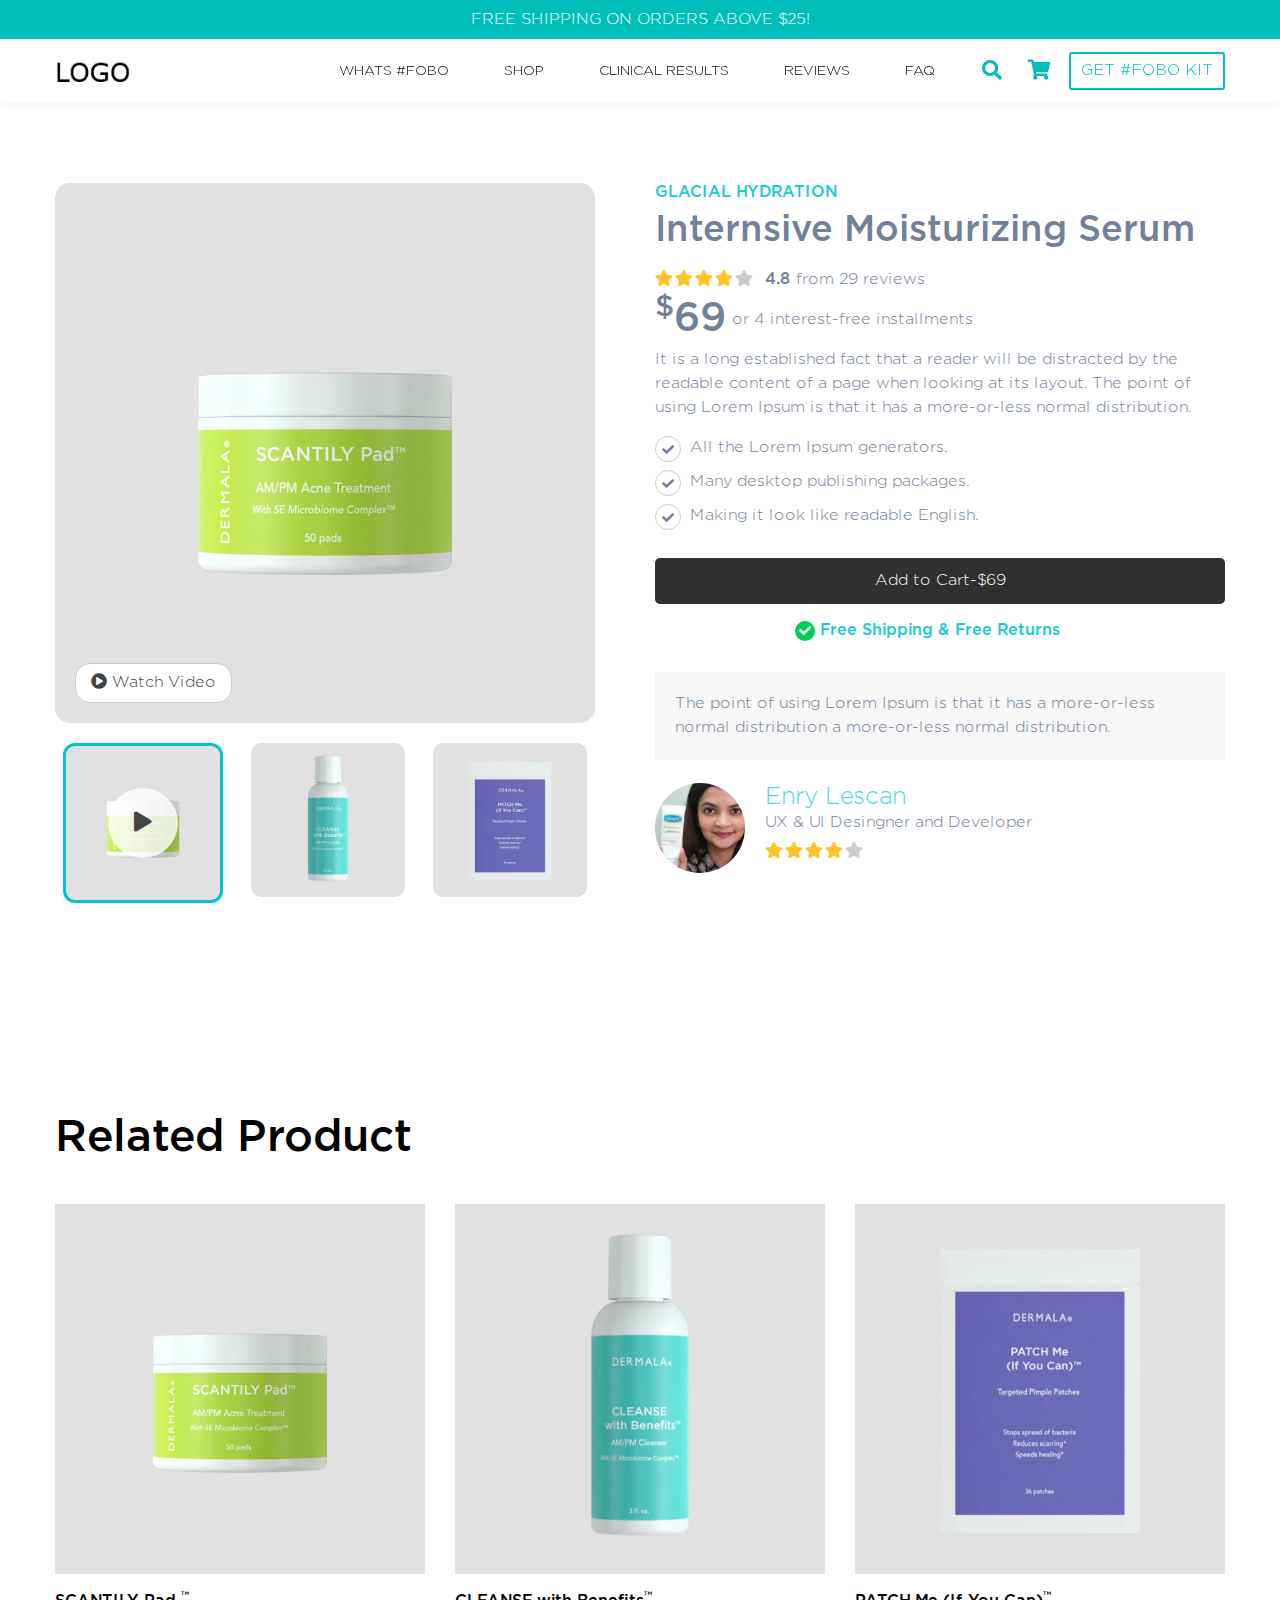
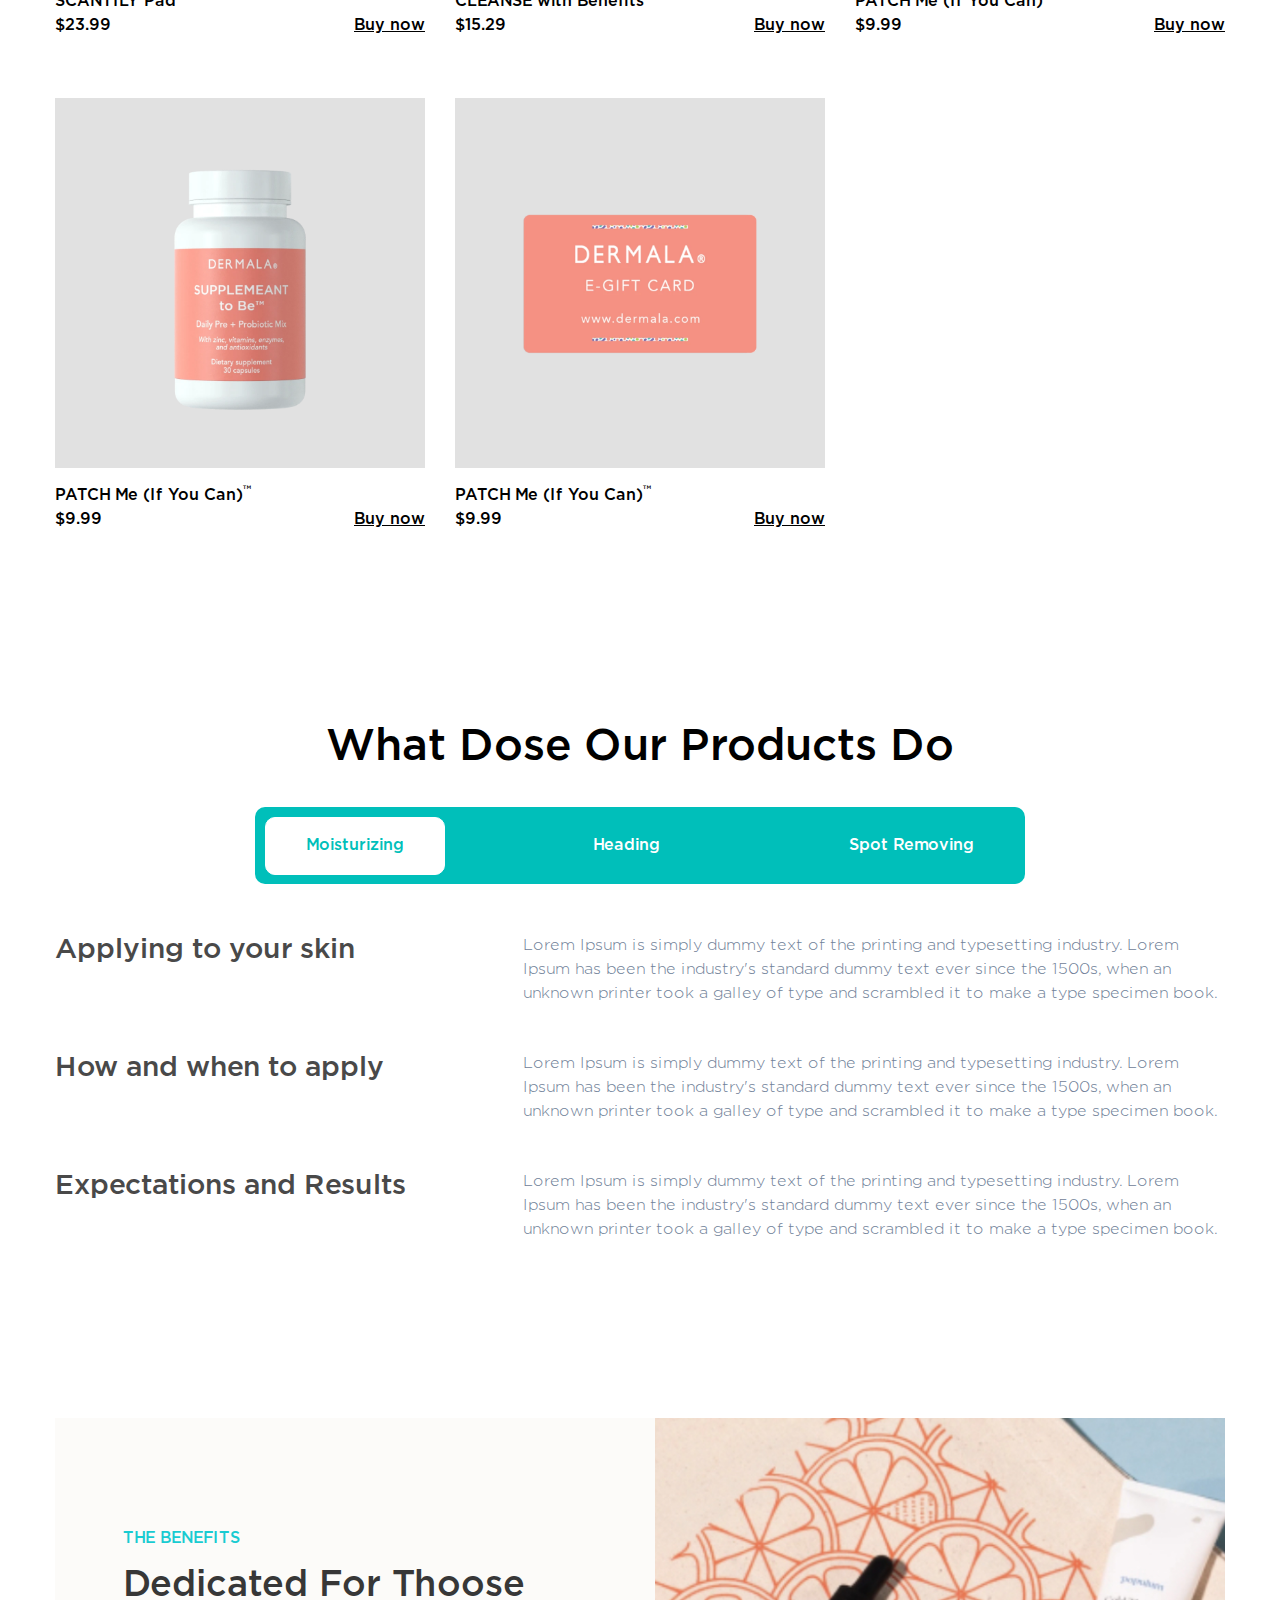
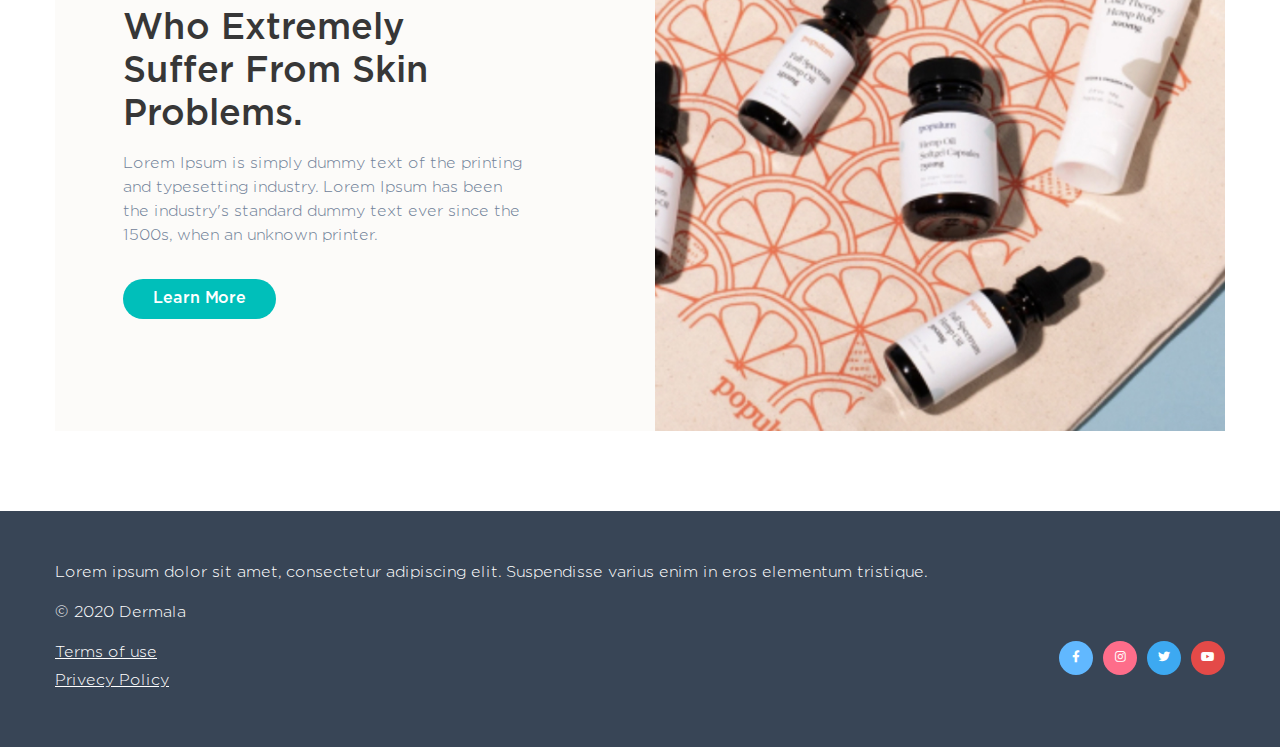
<file: new-product-details.html>
<!DOCTYPE html>
<html lang="en-US">
<head>
<meta charset="utf-8">
<meta name="description" content="">
<meta http-equiv="X-UA-Compatible" content="IE=edge">
<meta name="keywords" content="" />
<meta name="author" content="web24service">
<meta name="viewport" content="width=device-width, initial-scale=1">

<!-- Title -->
<title>Dermala</title>

<!-- Favicon -->
<link rel="shortcut icon" type="image/png" href="assets/images/fevicon.png">

<!-- Bootstrap CSS -->
<link rel="stylesheet" href="assets/css/bootstrap.min.css">

<!-- Font awesome CSS -->
<link rel="stylesheet" href="assets/css/font-awesome.min.css">

<!-- Animate CSS -->
<link rel="stylesheet" href="assets/css/animate.min.css">

<!-- slick slider CSS -->
<link rel="stylesheet" href="assets/css/slick.css">

<!-- Main CSS -->
<link rel="stylesheet" href="assets/css/style.css">

<!-- Responsive CSS -->
<link rel="stylesheet" href="assets/css/responsive.css">

<!-- jQuery -->
<script src="assets/js/jquery-3.4.1.min.js"></script>
</head>
<body>
<div class="header-height"></div>
<header class="for-sticky"> 
    <div class="header-area-top">
       <div class="container">
        <h6>Free shipping on orders above $25!</h6>           
       </div>
    </div>
  <div class="container">
     <div class="header-area">
        <!-- Site logo Start -->
        <div class="logo"> <a href="index.html" title="Fittea"><img src="assets/images/logo.png" alt="Fittea"/></a> </div>
        <!-- Site logo end -->

        <!-- Main menu start -->
        <nav class="mainmenu">
          <ul id="navigation">
            <li><a href="#">Whats #Fobo</a></li>  
            <li><a href="#">Shop</a></li>
            <li><a href="#">Clinical Results</a></li>
            <li><a href="#">Reviews</a></li>
            <li><a href="#">faq</a></li>
          </ul>
        </nav>
        <!-- Main menu end --> 
        <!-- Search Start -->
        <div class="navbar header-search-bar">
          <form action="#">
            <span class=""><i class="fas fa-search"></i></span>
          </form>
        </div>
        
        <!-- Search End --> 
        
        <!-- Bag Start -->
        <div class="navbar shopping-bar">
          <span class="dropdown-toggle" data-toggle="dropdown" aria-haspopup="true" aria-expanded="false"><i class="fas fa-shopping-cart"></i></span>
          <div class="dropdown-menu shopping-block">
          
          </div>
        </div>
        <!-- Bag End -->
        
        <div class="user-login"><a href="#">Get #fobo kit</a></div>
        
        
        
        <div class="mobile-menu-wrapper">
        <input type="checkbox" class="menu-check">
            <div class="menu-icon"><div></div></div>
        <nav class="menu">
            <div><div class="nav-mobile"></div></div>
        </nav> 
        </div>  
       
       </div>  
   </div>  
</header>    

<div class="page-content-block">
  <div class="container"> 
    <div class="row">
      <div class="col-12 col-lg-6">
         <div class="new-product-slider"> 
          <div class="new-product-for">
            <div class="new-product-item">
                <img src="assets/images/p1.webp" alt="" />
                <div class="video-play-icon"> <a href="#"><i class="fas fa-play-circle"></i> Watch Video</a></div>
            </div>
            <div class="new-product-item">
                <img src="assets/images/CleanserSquare_900x.webp" alt="" />
            </div>
            <div class="new-product-item">
                <img src="assets/images/PatchesSquare_900x.webp" alt="" />
            </div>
          </div>
          <div class="new-product-nav">
            <div class="new-product-thumb">
                <img src="assets/images/p1.webp" alt="" />
                <div class="video-play-icon2"> <a href="#"><i class="fas fa-play"></i></a></div>
            </div>
            <div class="new-product-thumb">
                <img src="assets/images/CleanserSquare_900x.webp" alt="" />
            </div>
            <div class="new-product-thumb">
                <img src="assets/images/PatchesSquare_900x.webp" alt="" />
            </div>
          </div>
        </div>  
      </div>
      <div class="col-12 col-lg-6">
      <div class="new-prduct-details-area">
          <h6>Glacial Hydration</h6>
          <h3>Internsive Moisturizing Serum</h3>
          <div class="reviews">
              <div class="star-block"><i class="fas fa-star"></i><i class="fas fa-star"></i><i class="fas fa-star"></i><i class="fas fa-star"></i><i class="fas fa-star"></i> </div>
              <p><strong>4.8</strong> from 29 reviews </p>
          </div>
          <div class="product-price">
              <span><sup>$</sup>69</span> <p> or 4 interest-free installments </p>
          </div>
          <p>It is a long established fact that a reader will be distracted by the readable content of a page when looking at its layout. The point of using Lorem Ipsum is that it has a more-or-less normal distribution.</p>
          <ul>
              <li>All the Lorem Ipsum generators. </li>
              <li>Many desktop publishing packages.</li>
              <li>Making it look like readable English.</li>
          </ul>
          <div class="add-to-cart">
              <a href="#">Add to Cart-$69</a>
              <h6>Free Shipping & Free Returns</h6>
          </div>
          <div class="reviews-section">
              <div class="reviews-section-top">
                  <p>The point of using Lorem Ipsum is that it has a more-or-less normal distribution a more-or-less normal distribution.</p>
              </div>
              <div class="reviews-section-details">
                  <div class="reviews-section-img">
                      <span><img src="assets/images/blog-author.jpg" alt=""></span>
                  </div>
                  <div class="reviews-section-txt">
                      <h5>Enry Lescan</h5>
                      <p>UX & UI Desingner and Developer</p>
                      <div class="star-block"><i class="fas fa-star"></i><i class="fas fa-star"></i><i class="fas fa-star"></i><i class="fas fa-star"></i><i class="fas fa-star"></i> </div>
                  </div>
              </div>
          </div>
      </div>
      </div>  
    </div>
  </div>
</div> 
    
<div class="page-content-block">
  <div class="container">
    <div class="row">
      <div class="col-12"><h2>Related Product</h2></div>  
    </div>    
    <div class="row">
       <div class="col-12 col-md-6 col-lg-4"> 
          <div class="new-product-single-item">
            <div class="new-product-img">
                <img src="assets/images/p1.webp" alt="" />
                <!--<div class="new-product-hover-txt">
                    <ul>
                        <li><i class="fas fa-home"></i> Home</li>
                        <li><i class="fas fa-home"></i> Ever week</li>
                        <li><i class="fas fa-home"></i> Indoor</li>
                    </ul>
                </div>-->
            </div>
            <div class="new-product-item-txt">
                <ul>
                    <li>SCANTILY Pad <sup>™</sup><br>$23.99</li>
                    <li><a href="#">Buy now</a></li>
                </ul>
            </div>
          </div> 
       </div>       
      <div class="col-12 col-md-6 col-lg-4"> 
         <div class="new-product-single-item">
            <div class="new-product-img">
                <img src="assets/images/CleanserSquare_900x.webp" alt="" />
            </div>
            <div class="new-product-item-txt">
                <ul>
                    <li>CLEANSE with Benefits<sup>™</sup><br>$15.29</li>
                    <li><a href="#">Buy now</a></li>
                </ul>
            </div>
          </div> 
      </div> 
      <div class="col-12 col-md-6 col-lg-4"> 
         <div class="new-product-single-item">
            <div class="new-product-img">
                <img src="assets/images/PatchesSquare_900x.webp" alt="" />
            </div>
            <div class="new-product-item-txt">
                <ul>
                    <li>PATCH Me (If You Can)<sup>™</sup><br>$9.99</li>
                    <li><a href="#">Buy now</a></li>
                </ul>
            </div>
          </div> 
      </div>   
      <div class="col-12 col-md-6 col-lg-4"> 
         <div class="new-product-single-item">
            <div class="new-product-img">
                <img src="assets/images/SupplemeantSquare.webp" alt="" />
            </div>
            <div class="new-product-item-txt">
                <ul>
                    <li>PATCH Me (If You Can)<sup>™</sup><br>$9.99</li>
                    <li><a href="#">Buy now</a></li>
                </ul>
            </div>
          </div> 
      </div>   
      <div class="col-12 col-md-6 col-lg-4"> 
         <div class="new-product-single-item">
            <div class="new-product-img">
                <img src="assets/images/Giftcard.webp" alt="" />
            </div>
            <div class="new-product-item-txt">
                <ul>
                    <li>PATCH Me (If You Can)<sup>™</sup><br>$9.99</li>
                    <li><a href="#">Buy now</a></li>
                </ul>
            </div>
          </div> 
      </div>   
    </div>
  </div>
</div> 
 
<!-- What's Tab area-->
 
 <div class="page-content-block">
  <div class="container">
    <div class="row">
      <div class="col-12 text-center mb-4"><h2>What Dose Our Products Do</h2></div>  
    </div>    
    <div class="row">
        <div class="col-12 col-lg-8 offset-lg-2">
          <div class="what-tab-area">
                 <ul class="nav nav-tabs" role="tablist">
                     <li class="nav-item"><a class="nav-link active show" href="#tab1" aria-controls="tab1" role="tab" data-toggle="tab" aria-selected="true">Moisturizing</a></li>
                     <li class="nav-item"><a class="nav-link" href="#tab2" aria-controls="tab2" role="tab" data-toggle="tab" aria-selected="false">Heading</a></li>  
                     <li class="nav-item"><a class="nav-link" href="#tab3" aria-controls="tab3" role="tab" data-toggle="tab" aria-selected="false">Spot Removing</a></li> 
                </ul>
            </div>
            
        </div>
        </div> 
    <div class="row">
       <div class="col-12"> 
          <div class="what-tab-area">
                <div class="tab-content">
                    <div role="tabpanel" class="tab-pane active show" id="tab1">
                       <div class="what-tab-details">
                           <div class="what-tab-title">
                               <h4>Applying to your skin</h4>
                           </div>
                           <div class="what-tab-txt">
                               <p>Lorem Ipsum is simply dummy text of the printing and typesetting industry. Lorem Ipsum has been the industry's standard dummy text ever since the 1500s, when an unknown printer took a galley of type and scrambled it to make a type specimen book.</p>
                           </div>
                       </div>
                       <div class="what-tab-details">
                           <div class="what-tab-title">
                               <h4>How and when to apply</h4>
                           </div>
                           <div class="what-tab-txt">
                               <p>Lorem Ipsum is simply dummy text of the printing and typesetting industry. Lorem Ipsum has been the industry's standard dummy text ever since the 1500s, when an unknown printer took a galley of type and scrambled it to make a type specimen book.</p>
                           </div>
                       </div>
                       <div class="what-tab-details">
                           <div class="what-tab-title">
                               <h4>Expectations and Results</h4>
                           </div>
                           <div class="what-tab-txt">
                               <p>Lorem Ipsum is simply dummy text of the printing and typesetting industry. Lorem Ipsum has been the industry's standard dummy text ever since the 1500s, when an unknown printer took a galley of type and scrambled it to make a type specimen book.</p>
                           </div>
                       </div>
                    </div>
                    <div role="tabpanel" class="tab-pane" id="tab2">
                        <h3>Medicine Items 2</h3>
                  </div>
                    <div role="tabpanel" class="tab-pane" id="tab3">
                        <h3>Medicine Items 3</h3>
                  </div>
                </div>
          </div> 
       </div>    
    </div>
  </div>
</div> 
    

 
<!-- The benefits area-->
 
 <div class="page-content-block">
  <div class="container">
    <div class="benefit-details">
    <div class="row">
          <div class="col-12 col-lg-5 mtb-auto">
             <div class="benefit-txt-area">
                 <div class="benefit-txt">
                      <h6>The Benefits</h6>
                      <h3>Dedicated For Thoose who extremely suffer from skin problems.</h3>
                      <p>Lorem Ipsum is simply dummy text of the printing and typesetting industry. Lorem Ipsum has been the industry's standard dummy text ever since the 1500s, when an unknown printer.</p>
                      <a class="main-btn" href="#">Learn More</a>
                  </div>
              </div>
          </div>  
          <div class="col-12 col-lg-6 offset-lg-1">
             <div class="benefit-img">
                  <img src="assets/images/benefits.jpg" alt="">
              </div>
          </div>  
        </div>    
    </div>    
  </div>
</div> 
 

<!-- Footer start -->
<footer class="site-footer"> 

    <div class="footer-menu-group">
      <div class="container">
        <div class="row">
        <div class="col-12">
            <p>Lorem ipsum dolor sit amet, consectetur adipiscing elit. Suspendisse varius enim in eros elementum tristique.</p>
            <p>© 2020 Dermala</p>
        </div>
        </div>
        <div class="row">
        <div class="col-12 col-lg-6">
            <div class="footer-terms">
                <ul>
                    <li><a href="#">Terms of use</a></li>
                    <li><a href="#">Privecy Policy</a></li>
                </ul>
            </div>
        </div>
        <div class="col-12 col-lg-6">
        <div class="bottom-social"> 
            <a href="#" class="fb-icon"><i class="fab fa-facebook-f"></i></a> 
            <a href="#" class="instagram-icon"><i class="fab fa-instagram"></i></a>
            <a href="#"   class="twitter-icon"><i class="fab fa-twitter"></i></a> 
            <a href="#" class="youtube-icon"><i class="fab fa-youtube"></i></a> 
        </div>
        </div>
        </div>
      </div>
    </div>
  </footer>
<!-- Footer end -->

<!-- Start scroll top -->
<div class="scrollup"><i class="fas fa-chevron-up"></i></div>
<!-- End scroll top --> 

<!-- Bootstrap JS --> 
<script src="assets/js/bootstrap.min.js"></script> 

<!-- slick slider JS --> 
<script src="assets/js/slick.min.js"></script> 

<!-- WOW JS --> 
<script src="assets/js/wow-1.3.0.min.js"></script> 

<!-- Active JS --> 
<script src="assets/js/active.js"></script>
</body>
</html>
</file>
<file: assets/css/style.css>
@charset "utf-8";
/*
*******************************************
*******************************************

[Main Stylesheet]

Project Name    : Beauty  
Company  		: Web24service.com
Desgined By     : Web24service
Developed By    : Web24service

/*-------------- Google Font ------------------*/

@import url('https://fonts.googleapis.com/css2?family=Lora:ital,wght@0,500;0,600;0,700;1,500;1,600;1,700&display=swap');

@font-face {
    font-family: "Gotham";
    src: url("../fonts/GothamPro-Medium.eot");
    src: url("../fonts/GothamPro-Medium.eot?#iefix") format("embedded-opentype"), url("../fonts/GothamPro-Medium.woff2") format("woff2"), url("../fonts/GothamPro-Medium.woff?ver1.0") format("woff"), url("../fonts/GothamPro-Medium.ttf") format("truetype");
    font-style: normal;
    font-weight: 600;
}

@font-face {
    font-family: "GothamLight";
    src: url("../fonts/GothamPro-Light.eot");
    src: url("../fonts/GothamPro-Light.eot?#iefix") format("embedded-opentype"), url("../fonts/GothamPro-Light.woff2") format("woff2"), url("../fonts/GothamPro-Light.woff?ver1.0") format("woff"), url("../fonts/GothamPro-Light.ttf") format("truetype");
    font-style: normal;
    font-weight: 600;
}


/*-------------- Defalts Css ------------------*/

body {
    font-family: 'GothamLight';
    font-size: 16px;
    line-height: 24px;
    color: #708198;
}

a {
    outline: none;
    color: #00bfba;
}

button:active {
    border: none !important;
    outline: none !important;
}

button:focus {
    outline: 0;
}

a,
.logo,
i,
button,
.scrollup,
.header-area-top,
.shopping-bar span,
.header-search-bar span,
.take-our-item-details,
.take-down,
.mainmenu ul,
.megamenu-block,
.qz3-take-our-items:before,
.faq-menu ul li a:before{
    -webkit-transition: all 0.3s ease 0s;
    transition: all 0.3s ease 0s;
}

img {
    max-width: 100%;
}

h1 {
    font-size: 52px;
    font-family: "Gotham";
    font-weight: 900;
}

h2 {
    font-size: 44px;
    font-family: "Gotham";
    /*! line-height: 62px; */
    font-weight: 900;
    color: #000;
}

h3 {
    font-size: 36px;
    font-weight: 600;
    margin-bottom: 15px;
    font-family: "Gotham";
}

h4 {
    font-size: 28px;
    font-family: "Gotham";
}

h5 {
    font-size: 24px;
}

h6 {
    font-size: 16px;
}

/*-------------- important Css ------------------*/

.pr50 {
    padding-right: 50px;
}

.pl50 {
    padding-left: 50px;
}

.mtb-auto {
    margin-bottom: auto;
    margin-top: auto;
}

.space40 {
    height: 40px;
}

.space30 {
    height: 30px;
}

.space20 {
    height: 20px;
}

.space60 {
    height: 60px;
}

.separetor {
    height: 1px;
    background-color: #F2F2F2;
    margin: 15px 0px;
}

/*-------------- Background Css ------------------*/



/*-------------- Scroll Top Css ------------------*/

.scrollup {
    width: 40px;
    height: 40px;
    position: fixed;
    bottom: 60px;
    right: 50px;
    display: none;
    color: #fff;
    z-index: 3;
    background-color: rgba(0, 0, 0, 0.8);
    border-radius: 100%;
    text-align: center;
    line-height: 40px;
    font-size: 18px;
    cursor: pointer;
}

.scrollup:hover {
    background-color: rgba(4, 225, 220, 0.9);
    color: #fff;
}

/*-------------- Header Main Css ------------------*/

.header-height {
    height: 103px;
}

header {
    background-color: #fff;
    box-shadow: 0 0 10px 0 #efedf8;
    position: fixed;
    top: 0px;
    left: 0px;
    width: 100%;
    z-index: 100;
}

header:after,
header .container:after {
    clear: both;
    content: "";
    display: block;
}

.header-area {
    position: relative;
    display: flex;
    justify-content: flex-end;
    width: 100%;
}

.header-area-top {
    background-color: #00bfba;
}

.header-area-top h6 {
    text-transform: uppercase;
    margin: 0;
    text-align: center;
    color: #fff;
    padding: 10px 0;
    font-weight: 600;
}

.logo {
    margin: auto auto auto 0px;
}

.logo img {
    float: left;
    max-width: 160px;
}

.logo a:hover {
    opacity: 0.8;
    -ms-filter: "progid:DXImageTransform.Microsoft.Alpha(Opacity=80)";
}

/*-------------- Main Menu Css ------------------*/

/*.mainmenu {
    width: 100%;
    position: relative;
}*/
.mainmenu ul {
    margin: 0px;
    padding: 0px;
    list-style-type: none;
    text-align: right;
}

.mainmenu ul li {
    display: inline-block;
    position: relative;
}

.mainmenu ul li a {
    display: block;
    color: #000000;
    font-weight: 600;
    font-size: 14px;
    padding: 20px 25px;
    text-transform: uppercase;
}

.mainmenu ul li:last-child a {
    border-bottom: 0px;
}

.mainmenu > ul > li:hover > a {
    text-decoration: none;
    color: #00bfba;
}

.mainmenu > ul > li > ul {
    position: absolute;
    left: 0px;
    top: 112px;
    width: 280px;
    text-align: left;
    background-color: #fff;
    opacity: 0;
    -ms-filter: "progid:DXImageTransform.Microsoft.Alpha(Opacity=0)";
    visibility: hidden;
    z-index: -1;
    box-shadow: rgba(200, 200, 200, 0.3) 0 .125rem .813rem 0;
    padding: 0px 15px;
}

.mainmenu > ul > li > ul:before {
    position: absolute;
    left: 15px;
    top: -10px;
    width: 0;
    height: 0;
    border-left: 10px solid transparent;
    border-right: 10px solid transparent;
    border-bottom: 10px solid #fff;
    content: "";
}

.mainmenu ul li ul li:last-child {
    border-bottom: 0px;
}

.mainmenu ul li ul li {
    display: block;
    border-bottom: 1px solid #E9E9E9;
    padding: 10px 0px;
}

.mainmenu ul li ul li a {
    font-size: 14px;
    padding: 5px 0px;
    text-transform: none;
    font-family: "Gotham";
}

.mainmenu ul li ul li a p {
    font-size: 10px;
    margin-bottom: 0px;
    line-height: 14px;
}

.mainmenu ul li ul li a span {
    font-size: 11px;
    background-color: #00bfba;
    border-radius: 15px;
    display: inline-block;
    color: #fff;
    padding: 3px 10px;
    line-height: 14px;
}

.mainmenu ul li ul > li:hover > a,
.mainmenu ul li ul li ul > li:hover > a {
    text-decoration: none;
    color: #00bfba;
}

.mainmenu ul li:hover > ul,
.mainmenu ul li ul li:hover > ul {
    opacity: 1;
    -ms-filter: "progid:DXImageTransform.Microsoft.Alpha(Opacity=1)";
    z-index: 999;
    visibility: visible;
    top: 100%;
}

.mainmenu ul li ul li > ul {
    left: 100%;
    top: 80px;
}

.mainmenu ul li ul li:hover > ul {
    top: 0px;
}

.mainmenu ul li:last-child ul li > ul,
.mainmenu ul li:nth-last-child(2) ul li > ul {
    left: -100%;
}

.mainmenu ul li.nav-active > a {
    text-decoration: none;
    color: #00bfba;
}

.mainmenu ul li.nav-active > ul li.chaild-active a {
    background-color: #00bfba;
    color: #fff;
}

/*-----Megamenu------*/

.mainmenu ul li.megamenu {
    position: static;
}

.megamenu-block {
    position: absolute;
    left: 10%;
    top: 112px;
    width: 80%;
    background-color: #fff;
    opacity: 0;
    -ms-filter: "progid:DXImageTransform.Microsoft.Alpha(Opacity=0)";
    visibility: hidden;
    z-index: -1;
    box-shadow: rgba(200, 200, 200, 0.3) 0 .125rem .813rem 0;
    display: flex;
}

.mainmenu ul li.megamenu:hover .megamenu-block {
    top: 100%;
    opacity: 1;
    visibility: visible;
    z-index: 2;
}

.megamenu-left-menu {
    width: 30%;
    background-color: #00bfba;
    padding: 30px;
    text-align: left;
}

.megamenu-left-menu h4 {
    font-size: 18px;
    color: #000;
}

.megamenu-left-menu ul li,
.megamenu-right-menu ul li {
    text-align: left;
    border: 0px !important;
    padding: 0px !important;
}

.megamenu-left-menu ul li a {
    color: #fff;
    font-size: 14px;
    line-height: 18px;
}

.megamenu-left-menu ul li a:hover {
    color: #000 !important;
}

.megamenu-right-menu {
    width: 70%;
    padding: 30px;
    padding-top: 10px;
    text-align: left;
}

.megamenu-right-menu h4 {
    font-size: 18px;
    color: #000;
    margin-bottom: 15px;
    margin-top: 20px;
}

.megamenu-right-menu ul li a {
    color: #777777;
    line-height: 18px;
}


.user-login {
    position: relative;
    margin: auto 0px auto 15px;
    text-align: center;
}

.user-login a {
    display: block;
    border: 2px solid #00bfba;
    color: #00bfba;
    border-radius: 3px;
    padding: 5px 10px;
    text-transform: uppercase;
    white-space: nowrap;
}

.user-login a:hover {
    text-decoration: none;
}

.user-login a i {
    color: #A4A4A4;
    margin-right: 5px;
}

.header-search-bar {
    position: relative;
    margin: auto 0px auto 15px;
    width: 30px;
    height: 30px;
    text-align: center;
}

.header-search-bar span {
    position: absolute;
    display: block;
    width: 30px;
    height: 30px;
    line-height: 30px;
    top: 50%;
    margin-top: -15px;
    right: 0px;
    cursor: pointer;
    color: #00bfba;
    font-size: 20px;
}

.header-search-bar .search-box {
    border: 1px solid #cccccc;
    height: 36px;
    width: 200px;
    position: absolute;
    bottom: -36px;
    right: 0px;
    padding: 0px 10px;
    left: inherit;
    top: inherit;
    border-radius: 0px;
    box-shadow: none;
    margin: 0px;
}

.shopping-bar {
    position: relative;
    margin: auto 0px auto 15px;
    width: 30px;
    height: 30px;
    text-align: center;
}

.shopping-bar span {
    position: absolute;
    display: block;
    width: 30px;
    height: 30px;
    line-height: 30px;
    top: 50%;
    margin-top: -15px;
    right: 0px;
    cursor: pointer;
    color: #00bfba;
    font-size: 20px;
}

.shopping-bar span:hover,
.header-search-bar span:hover {
    opacity: 0.5;
}

.shopping-bar .shopping-block {
    border: 1px solid #cccccc;
    height: 100px;
    width: 200px;
    position: absolute;
    top: 100%;
    right: 0px;
    left: inherit;
}

.dropdown-toggle:after {
    display: none;
}

.mobile-menu-wrapper {
    display: none;
    width: 40px;
    height: 40px;
    position: relative;
    margin: auto 0px;
}

.menu-check {
    position: absolute;
    top: 0;
    right: 0;
    width: 40px;
    height: 40px;
    z-index: 7;
    opacity: 0;
    cursor: pointer;
}

.menu-icon {
    width: 40px;
    height: 40px;
    display: flex;
    align-items: center;
    justify-content: center;
    position: relative;
}

.menu-icon > div {
    position: absolute;
    width: 60%;
    height: 2px;
    background-color: #5a9542;
    transition: .4s;
    z-index: 6;
}

.menu-icon > div:before {
    content: '';
    position: absolute;
    width: 100%;
    height: 2px;
    background-color: #5a9542;
    top: -8px;
    left: 0;
    transition: .4s;
}

.menu-icon > div:after {
    content: '';
    position: absolute;
    width: 100%;
    height: 2px;
    background-color: #5a9542;
    top: 8px;
    left: 0;
    transition: .4s;
}

.menu-check:checked + .menu-icon > div {
    transform: rotate(135deg);
    background-color: #00bfba;
    width: 100%;
    height: 3px;
}

.menu-check:checked:hover + .menu-icon > div {
    transform: rotate(225deg);
    background-color: #00bfba;
    width: 100%;
    height: 3px;
}

.menu-check:checked + .menu-icon > div:before,
.menu-check:checked + .menu-icon > div:after {
    top: 0;
    transform: rotate(90deg);
    background-color: #00bfba;
    width: 100%;
    height: 3px;
}

.menu-check:checked {
    position: fixed;
    top: inherit;
    right: auto;
}

.menu-check:checked + .menu-icon {
    position: fixed;
    z-index: 6;
}

.menu {
    position: fixed;
    top: -1px;
    left: 0;
    width: 100%;
    height: 100%;
    visibility: hidden;
    transition: .6s;
    z-index: 3;
}

.menu > div {
    position: absolute;
    top: 50%;
    left: 50%;
    transform: translateX(-150%) translateY(-50%);
    width: 101%;
    height: 100%;
    background-color: rgba(0, 0, 0, 0.95);
    display: flex;
    transition: .6s;
}

.nav-mobile {
    overflow-y: auto;
}

.menu > div > div {
    width: 100%;
    padding: 60px 30px 30px;
    opacity: 0;
    -webkit-transition: all 0.3s ease 0s;
    transition: all 0.3s ease 0s;
    color: #DFDFDF;
    margin: auto;
    text-align: center;
}

.menu ul {
    margin: 0px;
    padding: 0px;
    list-style-type: none;
}

.menu ul li {
    list-style: none;
}

.menu ul li a {
    text-decoration: none;
    color: #fff;
    font-weight: 500;
    text-transform: uppercase;
    margin: .5rem;
    transition: .3s;
    font-size: 20px;
    display: inline-block;
}

.menu > div > div > ul > li > a:hover {
    color: #00bfba;
}

.menu-check:checked ~ .menu {
    visibility: visible;
    -webkit-transition: all 0.3s ease 0s;
    transition: all 0.3s ease 0s;
}

.menu-check:checked ~ .menu > div {
    transform: translateX(-50%) translateY(-50%);
}

.menu-check:checked ~ .menu > div > div {
    opacity: 1;
}

mark {
    background-color: rgba(255, 255, 255, 0);
    background-image: linear-gradient(120deg, #fdf7de 0%, #fdf7de 100%);
    background-repeat: no-repeat;
    background-size: 100% 31%;
    background-position: 0 80%;
    color: inherit;
    font-family: 'Lora', serif;
}

/*================= Page Content ====================*/

.page-content-block {
    padding: 80px 0px;
}

.green-color {
    color: #579541;
}

.main-btn {
    color: #fff;
    border-radius: 4px;
    background-color: #579541;
    display: inline-block;
    padding: 8px 30px;
    font-size: 16px;
    margin-top: 15px;
    border: 0px;
    cursor: pointer;
    font-weight: 600;
    font-family: "Gotham";
}

.main-btn:hover {
    background-color: #222;
}

.home-btn {
    color: #fff;
    background-color: #00beba;
    display: inline-block;
    padding: 20px 40px;
    font-size: 16px;
    margin-top: 15px;
    border: 0px;
    cursor: pointer;
    font-weight: 300;
    text-transform: uppercase;
    letter-spacing: 3px;
}

.main-btn:hover,
.home-btn:hover {
    color: #fff;
    text-decoration: none;
    background-color: #222;
}

.take-our-back-btn .main-btn:last-child {
    margin-left: 15px;
}

/*----------------- Choose Kit Css -------------*/

.choose-kit-block {
    padding: 30px 0px 30px;
    position: relative;
    margin-bottom: 30px;
}

.choose-kit-details {
    padding-left: 50px;
}

.choose-kit-top {
    position: relative;
    text-align: center;
    padding-bottom: 15px;
}

.choose-kit-top:before,
.choose-kit-block:before {
    position: absolute;
    content: '';
    bottom: 0;
    left: 50%;
    margin-left: -30px;
    height: 1px;
    width: 60px;
    background-color: #e7e7e7;
}

.choose-kit-top h2 {
    text-transform: uppercase;
    color: #000;
    font-size: 38px;
}

.choose-kit-top h3 {
    color: #01beb8;
    font-size: 24px;
}

.star-block i {
    color: #01beb8;
    margin-right: 2px;
}

.choose-kit-star-area .star-block {
    padding-right: 10px;
}

.choose-kit-star-area {
    display: flex;
    justify-content: center;
    font-size: 20px;
    margin: 0 0 20px;
}

.choose-kit-star-txt {
    font-size: 18px;
    color: #708198;
}

.plan-block {
    position: relative;
    margin-bottom: 15px;
}

.choose-kit-block .plan-block h5 {
    margin: 0;
    font-size: 16px;
}

.choose-kit-block .plan-block h6 {
    margin: 5px 0 0;
    font-size: 16px;
    color: #00beba;
}

.choose-kit-footer {
    text-align: center;
}

.choose-kit-footer h6 {
    font-size: 18px;
    color: #7a8ca0;
    margin: 0 0 32px;
}

.choose-kit-footer h6 i {
    font-size: 16px;
    margin-right: 4px;
}

.plan-cta-block .main-btn {
    background-color: #00bfba;
    border-radius: 6px;
    font-size: 16px;
    margin-top: 0px;
    text-transform: uppercase;
    padding: 15px 25px;
    font-weight: 600;
}

.choose-kit-footer-extra p {
    color: #718198;
    line-height: 30px;
    font-size: 16px;
}

.choose-kit-footer-extra a {
    color: #7fd8d6;
    white-space: nowrap;
}

.choose-kit-block .plan-block span {
    color: #fff;
    background-color: #f79183;
    display: inline-block;
    padding: 2px 10px;
    border-radius: 3px;
    font-size: 14px;
    margin-right: 5px;
}

input[type=radio].plan-radio-input {
    position: absolute;
    left: 15px;
    top: 15px;
    opacity: 0;
}

input[type=radio].plan-radio-input + label.plan-radio-label {
    display: block;
    cursor: pointer;
    padding: 15px 15px 15px 50px;
    color: #222;
    position: relative;
    width: 100%;
    font-size: 16px;
    margin-bottom: 0px;
    background-color: #f2f2f2;
    border-radius: 5px;
    border: 1px solid #f2f2f2;
}

input[type=radio].plan-radio-input + label.plan-radio-label:before {
    width: 16px;
    height: 16px;
    position: absolute;
    left: 20px;
    top: 16px;
    border: 2px solid #00bebc;
    border-radius: 50%;
    content: "";
}

input[type=radio].plan-radio-input + label.plan-radio-label:after {
    width: 10px;
    height: 10px;
    position: absolute;
    left: 23px;
    top: 19px;
    border: 0px;
    border-radius: 50%;
    content: "";
    opacity: 0;
    background-color: #00aeff;
}

input[type=radio].plan-radio-input:checked + label.plan-radio-label {
    border-color: #00bcbb;
    background-color: #e5fffe;
}

input[type=radio].plan-radio-input:checked + label.plan-radio-label:before {
    opacity: 1;
    border-color: #00bcbb;
}

input[type=radio].plan-radio-input:checked + label.plan-radio-label:after {
    opacity: 1;
    background-color: #00bcbb;
}

label.plan-radio-label {
    -webkit-touch-callout: none;
    -webkit-user-select: none;
    -khtml-user-select: none;
    -moz-user-select: none;
    -ms-user-select: none;
    user-select: none;
}



.choose-product-slider {
    width: 100%;
    display: flex;
    justify-content: space-between;
}

.choose-product-nav {
    width: 100%;
    max-width: 13%;
}

.choose-product-nav .slick-list {
    padding: 0 !important;
}

.choose-product-thumb.slick-slide.slick-current.slick-center {
    border: 2px solid #232323;
}

.choose-product-for {
    width: 100%;
    max-width: 82%;
    background-color: #f7f7f7;
    padding: 50px;
}

.choose-product-thumb {
    padding: 5px;
    height: 85px;
    width: 85px !important;
    border: 2px solid transparent;
    cursor: pointer;
}

.choose-product-thumb img {
    width: 100%;
}

.choose-product-item {
    text-align: center;
}

.choose-product-item img {
    display: inline-block;
}

.pricing-table-block {
    width: 100%;
}

.pricing-table-item {
    padding: 0px 15px 15px;
}

.choose-product-for button.slick-arrow {
    width: 40px;
    height: 40px;
    background-color: fafafa;
    border-radius: 50%;
    color: #1B1B1B;
    font-family: 'Font Awesome\ 5 Free';
    font-weight: 900;
    font-size: 16px;
    display: inline-block;
    text-align: center;
    line-height: 40px;
    margin: 0px 5px;
    box-shadow: 1px 1px 3px 0px rgba(96, 96, 96, 0.6);
    border: 0px;
    top: 50%;
    margin-top: -20px;
    position: absolute;
    cursor: pointer;
    z-index: 1;
}

.choose-product-for button.slick-prev {
    left: 15px;
}

.choose-product-for button.slick-next {
    right: 15px;
}

.choose-product-for button.slick-arrow:hover {
    background-color: #ffb127;
    color: #fff;
}

.choose-product-for .slick-dots {
    margin: 0px;
    padding: 0px;
    list-style-type: none;
    position: absolute;
    width: 100%;
    display: flex;
    bottom: 30px;
    justify-content: center;
}

.choose-product-for .slick-dots li {
    padding: 0px 3px;
}

.choose-product-for .slick-dots li button {
    border: 0px;
    border-radius: 50%;
    width: 10px;
    height: 10px;
    text-indent: -9999px;
    line-height: 0px;
    padding: 0px;
    margin: 0px;
    background-color: #D8D8D8;
}

.choose-product-for .slick-dots li.slick-active button {
    background-color: #579541;
}

.take-our-back-btn {
    display: flex;
    justify-content: flex-end;
    flex-wrap: wrap;
}

.main-btn.back {
    background-color: #bdbdbd;
    margin-right: 10px;
    text-transform: uppercase;
    padding: 12px 40px;
}

.main-btn.continue {
    text-transform: uppercase;
    background-color: #00bfba;
    padding: 12px 40px;
}


/*=============== Take tour Css =============*/

.take-our-area {
    text-align: center;
    margin-bottom: 30px;
    padding-right: 80px;
}

.take-our-area h2 {
    text-transform: uppercase;
    font-size: 36px;
    color: #000;
}

.take-our-area img {
    margin: 0 0 50px;
}

.take-our-area h4 {
    text-transform: uppercase;
    margin: 50px 0 14px;
    color: #000;
    font-weight: 600;
    font-size: 20px;
    line-height: 28px;
}

.color1 {
    color: #f59184;
}

.color2 {
    color: #7875b6;
}

.take-our-area h5 {
    color: #00beba;
    font-size: 20px;
    font-weight: 600;
}

.take-our-item {
    color: #000;
    background-color: #f2f2f2;
    border-radius: 4px;
    margin-bottom: 15px;
    border: 1px solid #00beba;
    position: relative;
}

.take-down {
    padding: 5px;
    color: #00bcbb;
    position: absolute;
    right: 5px;
    top: 10px;
    z-index: 1;
    cursor: pointer;
}

.take-our-item.active .take-down {
    transform: rotate(180deg);
}

.take-our-item-top h5 {
    font-size: 18px;
    font-weight: 600;
    margin-bottom: 0px;
}

.take-our-item input[type="radio"].plan-radio-input + label.plan-radio-label {
    padding-left: 55px;
    padding-right: 30px;
    border: 0px;
}

.take-our-item input[type="radio"].plan-radio-input + label.plan-radio-label:before {
    width: 20px;
    height: 20px;
    background-color: #fff;
}

.take-our-item input[type="radio"].plan-radio-input + label.plan-radio-label:after {
    width: 20px;
    height: 20px;
    left: 20px;
    top: 16px;
    border: 0px;
    text-align: center;
    line-height: 20px;
    font-family: 'Font Awesome\ 5 Free';
    font-weight: 900;
    content: "\f00c";
    opacity: 0;
    color: #fff;
    font-size: 12px;
    background: none;
}

.take-our-item input[type=radio].plan-radio-input:checked + label.plan-radio-label {
    background-color: #f2f2f2;
}

.take-our-item.complete input[type=radio].plan-radio-input + label.plan-radio-label {
    color: #00beba;
    background-color: #e5fffe;
}

.take-our-item.complete input[type=radio].plan-radio-input + label.plan-radio-label:before {
    border-color: #7875b6;
    background-color: #7875b6;
}

.take-our-item.complete input[type=radio].plan-radio-input + label.plan-radio-label:after {
    opacity: 1;
}

.take-our-item.complete.active input[type=radio].plan-radio-input + label.plan-radio-label {
    color: #222;
    background-color: #e5fffe;
}

.take-our-item.complete.active input[type=radio].plan-radio-input + label.plan-radio-label:before {
    border-color: #00bebc;
    background-color: #fff;
}

.take-our-item.complete.active input[type=radio].plan-radio-input + label.plan-radio-label:after {
    opacity: 0;
}

.take-our-item-details {
    padding: 0px 15px;
    height: 0px;
    overflow: hidden;
}

.take-our-item.active .take-our-item-details {
    height: auto;
    overflow: visible;
    padding: 15px;
}

.take-our-item.active {
    background-color: #e5fffe;
}

.take-our-item-input {
    display: flex;
    padding-bottom: 5px;
    justify-content: center;
}

.take-input-item {
    position: relative;
    padding: 0px 6px;
    text-align: center;
}

.take-input-item input[type="radio"].plan-radio-input + label {
    padding: 5px 15px;
    background-color: #fff;
    border: 1px solid #fff;
    border-radius: 3px;
    cursor: pointer;
}

.take-input-item input[type="radio"].plan-radio-input:checked + label {
    background-color: #efeefd;
    border: 1px solid #7875b6;
}

.take-input-item input[type="radio"].plan-radio-input + label.error {
    color: #EF0206;
    border-color: #EF0206;
}

.take-input-item input[type="radio"].plan-radio-input:checked + label.error {
    color: #EF0206;
    border-color: #EF0206;
    background-image: #fff;
}

.take-input-item input[type="text"].error {
    border-color: #EF0206;
    background-color: #fff8f8;
}

/************What Do tabs Area*********/

.what-do-tabs .nav-tabs {
    border-bottom: 2px solid #53bdb9;
}

.what-do-tabs .nav-tabs .nav-link {
    border: none;
    text-transform: uppercase;
    padding: 5px 5px 15px 0;
    font-size: 14px;
    margin-right: 50px;
    color: #000000;
    font-weight: 600;
}

.what-do-tabs .nav-tabs .nav-item.show .nav-link,
.what-do-tabs .nav-tabs .nav-link.active {
    color: #00bdb9;
    background-color: transparent;
    border-color: #dee2e6 #dee2e6 #fff;
}

.what-do-tabs .tab-content {
    padding: 20px 0 0px;
}

.what-do-tabs .tab-content p {
    color: #708097;
    line-height: 30px;
}




.take-our-item-input.step-no-1 .take-input-item {
    width: 25%;
}

.step-title-area {
    margin: 0 0 40px;
    text-align: center;
}

.step-title-area h3 {
    color: #909090;
    margin: 0 0 6px;
}

.step-title-area img {
    margin: 0 0 30px;
    max-width: 235px;
}

.step-title-area h5 {
    font-weight: 600;
    margin: 0 0 10px;
}

.step-title-area h6 {
    color: #909090;
    font-weight: 600;
}

.input-img {
    height: auto;
    margin: 0 auto 15px;
    max-width: 120px;
    width: 100%;
}

.input-img img {
    border-radius: 50%;
}

.step-title-area.step-no-7 h5 {
    text-transform: uppercase;
}

.step-title-area.step-no-7 {
    margin-bottom: 10px;
}

.take-input-item input[type="text"] {
    line-height: 41px;
    width: 340px;
    border: none;
    border-bottom: 2px solid #767575;
    background-color: #fff;
    text-align: center;
    padding: 0 10px;

}













/*=============== Page Footer Css =============*/

.site-footer {
    clear: both;
    background-color: #384556;
    color: #fff;
    padding: 50px 0;
}

.footer-terms ul {
    list-style: none;
    margin: 0;
    padding: 0;
}

.footer-terms ul li {
    margin: 0 0 4px;
}

.footer-terms ul li a {
    color: #fff;
    text-decoration: underline;
}

.bottom-social {
    display: flex;
    justify-content: flex-end;
}

.bottom-social a {
    width: 34px;
    height: 34px;
    line-height: 34px;
    text-align: center;
    color: #fff;
    border-radius: 50%;
    margin-left: 10px;
    display: block;
    font-size: 12px;
}

.bottom-social a.fb-icon {
    background-color: #61b8ff;
}

.bottom-social a.instagram-icon {
    background-color: #fe6d8a;
}

.bottom-social a.twitter-icon {
    background-color: #3da9f1;
}

.bottom-social a.youtube-icon {
    background-color: #e44a48;
}

/* np2 Page */

/* np2 Banner */

.banner-txt {
    position: relative;
    padding-bottom: 30px;
}

.banner-txt:before {
    content: '';
    position: absolute;
    height: 1px;
    width: 60px;
    left: 0;
    background-color: #e7e7e7;
    bottom: 0;
}

.banner-txt h2 {
    text-transform: uppercase;
    color: #000;
}

.banner-txt h5 {
    color: #01beba;
    text-transform: uppercase;
    font-size: 18px;
    font-weight: 600;
}

.banner-txt-right ul {
    list-style: none;
    margin: 30px 0;
    padding: 0;
}

.banner-txt-right li {
    padding-left: 30px;
    margin: 0 0 10px;
    position: relative;
}

.banner-txt-right li:before {
    position: absolute;
    height: 20px;
    width: 20px;
    content: '\f00c';
    font-size: 12px;
    line-height: 20px;
    text-align: center;
    color: #FFF;
    background-color: #7974b4;
    border-radius: 50%;
    left: 0;
    top: 0;
    font-weight: 900;
    font-family: "font awesome 5 free"
}

.banner-txt-right span {
    color: #01beba;
    font-weight: 600;
}

.retake-quze-btn {
    color: #f5a8a2;
    text-transform: uppercase;
    font-weight: 600;
    font-size: 14px;
}



/*********** np2 scantily area *********/

.np2-scantily-area {
    position: relative;
}

.np2-scantily-area:before {
    position: absolute;
    height: 100%;
    width: 50%;
    left: 0;
    top: 0;
    content: '';
    background-color: #f6f6f6;
}

.np2-choose-kit-details {
    padding: 0 70px 0 0;
}

.np2-choose-kit-details.right-area {
    padding: 0 0 0 70px;
}

.choose-kit-top h5 {
    color: #708097;
    font-weight: 600;
    font-size: 22px;
}

.choose-kit-image {
    margin: 0 0 30px;
    position: relative;
}

.choose-kit-image img {
    width: 100%;
}

.np2-choose-kit-details .pricing-header {
    display: flex;
    justify-content: space-between;
}

.np2-choose-kit-details .choose-kit-top,
.np2-choose-kit-details .choose-kit-block {
    margin: 0 0 50px;
    padding: 0 0 30px;
}

.np2-choose-kit-details .choose-kit-top::before,
.np2-choose-kit-details .choose-kit-block::before {
    background-color: #0fc2be;
}

.np2-choose-kit-details .plan-cta-block {
    text-align: center;

}

.np2-choose-kit-details .plan-cta-block .main-btn {
    color: #fff;
}

.np2-choose-kit-details input.plan-radio-input[type="radio"] + label.plan-radio-label {
    background-color: #fff;
    border: 1px solid #0fc2be;
    padding: 15px 15px 15px 50px;
}

.for-border.choose-kit-block:before {
    background-color: #e7e7e7;
}

.for-border.choose-kit-block .pricing-header {
    border-bottom: 1px solid #00bfba;
    margin: 0 0 30px;
    color: #00bfba;
    text-transform: uppercase;
    padding-bottom: 5px;
    position: relative;
}

.for-border.choose-kit-block .pricing-header h5 {
    font-weight: 600;
}

.for-border.choose-kit-block .pricing-header .take-down {
    height: 24px;
    top: 50%;
    margin-top: -14px;
    line-height: 14px;
}

.discount-sec {
    position: absolute;
    top: 140px;
    left: -164px;
    text-align: right;
}

.discount-sec span {
    color: #7876b7;
    font-size: 45px;
    font-weight: 800;
    text-align: right;
    padding-right: 20px;
}

span.discount-amount {
    background-image: url(../images/discount-bg.png);
    background-repeat: no-repeat;
    background-position: left center;
    background-size: cover;
    display: inline-block;
    height: 100px;
    width: 164px;
    font-size: 45px;
    line-height: 41px;
    text-align: right;
    padding: 10px 20px 10px 50px;
    font-weight: 800;
    color: #fff;
    text-transform: uppercase;
}

.np2-scantily-area .choose-kit-block .plan-block h5 {
    margin: 0;
    font-size: 14px;
    font-weight: 600;
}

.np2-scantily-area .choose-kit-block .plan-block h5 strong {
    color: #00beba;
    font-weight: 600;
}

.np2-scantily-area input.plan-radio-input[type="radio"] + label.plan-radio-label::before {
    top: 50%;
    margin-top: -8px;
}

.np2-scantily-area input.plan-radio-input[type="radio"] + label.plan-radio-label::after {
    top: 50%;
    margin-top: -5px;
}

.np2-scantily-area input.plan-radio-input[type="radio"]:checked + label.plan-radio-label {
    background-color: #e5fffe !important;
}

.individual-title {
    text-align: center;
    margin: 0 0 40px;
}

.individual-title h2 {
    margin: 0 0 12px;
}

.individual-title img {
    margin: 0 0 24px;
}

.individual-products-area {
    display: flex;
    justify-content: space-between;
    flex-wrap: wrap;
}

.product-single-item {
    text-align: center;
    width: 100%;
    max-width: 21%;
    margin-bottom: 50px;
}

.produt-item-img {
    border: 1px solid #cde3e1;
    margin: 0 0 30px;
}

.produt-item-txt sup {
    font-size: 14px;
    text-transform: uppercase;
    top: -11px;
}

.produt-item-txt h4 {
    color: #00bfba;
    font-weight: 600;
    font-size: 24px;
}

.produt-item-txt h5 {
    color: #00bfba;
    font-weight: 600;
    font-size: 20px;
}

.produt-item-txt .main-btn {
    background-color: #00bfba;
    text-transform: uppercase;
}



/*********** np2 Dont miss area *********/

.dont-miss-area {
    background-color: #f5f9fc;
}

.dont-miss-area .individual-title h3 {
    color: #000;
}

.dont-miss-area .individual-title h5 {
    text-transform: uppercase;
    color: #53bbbc;
    font-size: 22px;
    font-weight: 600;
}

.dont-miss-items {
    display: flex;
    justify-content: space-around;
    flex-wrap: wrap;
}

.dont-miss-item {
    width: 44%;
    text-align: center;
    margin-bottom: 50px;
}

.dont-miss-item h4 {
    text-transform: uppercase;
    font-weight: 600;
    color: #181818;
    font-size: 24px;
}

.dont-miss-item-img {
    position: relative;
}

.dont-miss-item-img img {
    width: 100%;
    position: relative;
    border-radius: 35px;

}

.dont-miss-item-img:before {
    content: '';
    position: absolute;
    background-image: url(../images/dont-miss-img-before.jpg);
    height: 100%;
    width: 100%;
    left: -50px;
    bottom: -50px;
    border-radius: 35px;
}

.dont-miss-item-img.right-item:before {
    background-image: url(../images/dont-miss-img2-before.jpg);
    left: inherit;
    bottom: -50px;
    right: -50px;
}



/*Home Page Banner*/


.home-page-banner {
    position: relative;
    background-color: #f2f2f2;
}

.home-page-banner .container {
    position: static;
}

.home-banner-left {
    text-align: center;
}

.home-banner-left h1 {
    font-weight: 300;
    color: #000;
    margin: 0 0 20px;
    font-size: 40px;
    letter-spacing: 3px;
}

.home-banner-left h1 strong {
    font-weight: 900;
    font-style: italic;
    font-size: 50px;
}

.home-banner-left ul {
    padding: 0;
    width: 100%;
    max-width: 368px;
    margin: 10px auto;
    display: flex;
    flex-wrap: wrap;
    justify-content: space-between;
}

.home-banner-left ul li {
    list-style: none;
    width: 50%;
    margin-top: 30px;
}

.home-banner-left ul li img {
    max-width: 80px;
}

.home-banner-left h5 {
    color: #7c79b8;
    text-transform: uppercase;
    font-size: 14px;
    letter-spacing: 3px;
    margin: 17px 0 0;
}

.home-banner-left h1 mark {
    background-image: linear-gradient(120deg, #ffbac9 0%, #ffbac9 100%);
    font-weight: 600;
    font-size: 48px;
}

.home-banner-right {
    position: absolute;
    right: 0;
    width: 48%;
    top: 0;
    height: 100%;
    background-image: url("../images/h-banner-right.jpg");
    background-repeat: no-repeat;
    background-size: cover;
}

.home-banner-right img {
    height: 100%;
    width: 100%;
}

.home-banner-right::before {
    position: absolute;
    content: '';
    background-image: url(../images/h-banner-right-before.png);
    left: -100px;
    bottom: 0;
    height: 264px;
    width: 100px;
    background-position: top left;
    background-size: auto 100%;
}

/*Home Page Fobo Area*/

.hp-fobo-area {
    position: relative;
    padding: 150px 0 0;
}

.hp-fobo-area::before {
    position: absolute;
    content: '';
    left: 0;
    bottom: 0;
    height: 12%;
    width: 100%;
    background-color: #f5ffff;
}

.fobo-skin {
    position: absolute;
    right: 0;
    bottom: 0;
}

.fobo-skin span {
    font-size: 220px;
    color: rgba(100, 226, 221, 0.15);
    font-weight: 300;
    font-family: "Gotham";
}

.hp-fobo-for {
    margin-bottom: 19px;
}

.hp-fobo-thumb {
    background-color: #fff;
    border: 1px solid #c4e9e8;
    text-align: center;
    height: 126px;
    width: 126px !important;
    display: flex !important;
    align-items: center;
    justify-content: center;
    margin-right: 19px;
}

.hp-fobo-thumb:last-child {
    margin-right: 0px;
}

.hp-fobo-thumb img {
    margin: 0 auto;
    max-width: 80%;
    max-height: 80%;
}

.hp-fobo-slider .slick-list {
    padding: 0 !important;
}

.hp-fobo-slider .slick-track {
    margin-left: 0;
    display: flex;
    justify-content: space-between;
}

.hp-fobo-details {
    color: #000;
}

.hp-fobo-details h6 {
    color: #00beba;
    font-size: 14px;
    text-transform: uppercase;
    letter-spacing: 2px;
    margin-bottom: 0;
}

.section-title h2 {
    font-size: 30px;
    font-weight: 300;
    line-height: 40px;
    letter-spacing: 2px;
    margin-bottom: 20px;
    color: #000;
    font-family: "GothamLight";
}

.section-title h2 span {
    font-size: 33px;
    font-weight: 900;
    font-style: italic;
    font-family: 'Lora', serif;
}
.section-title h2 sup {
    margin-left: -7px;
    font-size: 18px;
    top: -12px;
}
.hp-fobo-details ul {
    padding: 0;
    margin: 27px 0 45px;
    list-style-type: none;
}

ul.arrow-style li,
ul.check-style li {
    padding-left: 35px;
    width: 100%;
    position: relative;
    list-style: none;
    margin-top: 7px;
}

ul.arrow-style li:before,
ul.check-style li:before {
    position: absolute;
    content: '';
    height: 100%;
    width: 15px;
    background-image: url(../images/arrow-blue.svg);
    top: 50%;
    margin-top: -4px;
    left: 0;
    background-size: 100%;
    background-repeat: no-repeat;
}

ul.check-style li:before {
    background-image: url("../images/check.svg");
}

.hp-fobo-details mark {
    background-image: linear-gradient(120deg, #fdf7de 0%, #fdf7de 100%);
    background-size: 100% 31%;
}

.fobo-shape-img {
    margin-bottom: 20px;
}


/*Personalized Area*/


.hp-per-area {
    padding: 200px 0 100px;
    background-color: #f5ffff;
}

.per-left-icon-area {
    border-left: 1px dashed #ffbac9;
    position: absolute;
    height: 100%;
    z-index: 1;
    left: 70px;
    top: 0;
}

.per-left-icon {
    display: flex;
    flex-direction: column;
    height: 100%;
    justify-content: space-around;
    margin-left: -32.5px;
}

.per-left-icon span {
    height: 60px;
    width: 60px;
    background-color: #c6e57b;
    border: 4px solid #e9ffb4;
    text-align: center;
    line-height: 52px;
    border-radius: 50%;
}

.hp-per-area-content {
    display: flex;
    flex-wrap: wrap;
    background-color: #fff;
    box-shadow: 0 0 50px 0 #e3f3f3;
}

.hp-per-details {
    width: 60%;
    padding: 80px 100px 80px 130px;
    position: relative;
}

.hp-per-details mark {
    background-image: linear-gradient(120deg, #fdf7de 0%, #fdf7de 100%);
}

.per-btn-area {
    position: relative;
    margin-top: 45px;
}

.per-btn-area img {
    margin-top: -50px;
    margin-right: 15px;
}

.per-btn-area .home-btn {
    letter-spacing: 1px;
}

.hp-per-img-area {
    width: 40%;
    background-image: url(../images/hp-per-img-bg.jpg);
    position: relative;
}

.per-img-left {
    margin-left: -60px;
    margin-top: -130px;
    max-width: 290px;
}

.per-img-left img {
    max-width: 100%;
}

.per-img-right {
    position: absolute;
    max-width: 300px;
    right: -81px;
    top: -60px;
}

.per-img-bottom {
    max-width: 330px;
    margin-left: 60px;
    margin-top: -20px;
    margin-bottom: 50px;
}


/*How It Work Area*/



.hp-hw-area {
    padding: 80px 0;
}

.hp-hw-area .section-title {
    text-align: center;
    margin: 0 0 56px;
}

.hp-hw-title mark {
    background-image: linear-gradient(120deg, #fdf7de 0%, #fdf7de 100%);
    background-size: 100% 35%;
}

.hp-hw-items {
    display: flex;
    justify-content: space-between;
}

.hp-hw-item {
    padding: 30px;
    background-color: #f5ffff;
    border: 1px solid #00beba;
    max-width: 280px;
    width: 100%;
}

.hp-hw-item p {
    margin-bottom: 0px;
}

.hp-hw-item-top {
    display: flex;
    align-items: center;
    margin-bottom: 16px;
}

.hp-hw-item-title h4 {
    text-transform: uppercase;
    font-size: 20px;
    line-height: 25px;
}

.hp-hw-item-icon {
    width: 72px;
}

.hp-hw-item-title {
    width: 138px;
}

.hp-hw-item-icon span {
    background-image: url(../images/hw-icon1.png);
    background-size: 100%;
    height: 50px;
    width: 60px;
    background-position: center;
    line-height: 50px;
    color: #fff;
    font-weight: 600;
    font-size: 24px;
    text-align: center;
    display: inline-block;
    background-repeat: no-repeat;
}

.hp-hw-item-icon.item2 span {
    background-image: url(../images/hw-icon2.png);
}

.hp-hw-item-icon.item3 span {
    background-image: url(../images/hw-icon3.png);
}

.collaborative-sec {}

.collaborative-slider {
    position: relative;
    overflow: hidden;
}

.hero-3-slider {
    max-width: 280px;
    width: 50%;

}

.hero-3-sidebar {
    max-width: 280px;
    width: 50%;
}

.hero-3-right {
    width: 100%;
    height: 280px;
    margin-top: 280px;
}

.hero-3-right .hero-3-pic,
.hero-3-previews {
    width: 100%;
    height: 280px;
    min-height: 280px
}

.hero-3-bg {
    width: 100%;
    height: 280px;
    background-repeat: no-repeat;
    background-size: cover;
    background-position: 50% 50%;
}

.hero-3-foot {
    position: absolute;
    width: 191px;
    left: 50px;
    bottom: 20%;
}

.hero-3-arrows {
    display: flex;
    justify-content: center;
}

.collaborative-slider button.arrows-item {
    bottom: 0;
    color: #000;
    font-size: 18px;
    display: block;
    cursor: pointer;
    z-index: 2;
    background: none;
    border: 0px;
    height: 70px;
    width: 70px;
    background-color: #c6e57b;
    border-radius: 50%;
    text-align: center;
    line-height: 70px;
    margin-right: 24px;
}

.collaborative-slider button.arrows-item img {
    max-width: 24px;
}

.loved-area {
    width: 770px;
    margin-left: -200px;
    text-align: center;
}

.loved-area h2 {
    letter-spacing: 3px;
    margin: 0 0 33px;
}

.loved-area .shape {
    margin: 0 0 23px;
}

.loved-area mark {
    background-image: linear-gradient(120deg, #fdf7de 0%, #fdf7de 100%);
}

.loved-aloe-vera {
    text-align: right;
}

.loved-aloe-vera img {
    max-width: 250px;
    margin-top: 90px;
    margin-right: -50px;
}

.hero-3-sidebar h4 {
    font-size: 18px;
    text-align: right;
    font-weight: 600;
    margin-top: 5px;
}

.hero-3-slider,
.hero-3-sidebar {
    position: relative
}

.hero-3-slider:before {
    content: "before";
    position: absolute;
    font-size: 18px;
    font-weight: 600;
    left: 0px;
    top: 285px;
    height: 30px;
    width: 200px;
    z-index: 1;
}

/*Compare Tab Area*/

.compare-tab-area {
    position: relative;
}

.compare-tab-area:before {
    background-color: #f5ffff;
    content: "";
    width: 100%;
    height: 134%;
    bottom: 0px;
    left: 0px;
    position: absolute;
    z-index: -1;
}

.compare-tab-area .section-title {
    text-align: center;
    margin: 0 0 60px;
}

.darmala-table {
    border: 1px solid #00beba;
    background-color: #fff;
    text-align: center;
}

.darmala-table table {
    margin: 0;
}

.darmala-table table thead th {
    border: none;
    text-transform: uppercase;
}

.darmala-table table td,
.darmala-table table th {
    border: none;
    padding: 15px;
    text-align: center;
}

.darmala-table table td:first-child,
.darmala-table table th:first-child {
    text-align: left;
    padding-left: 60px;
}

.darmala-table table td img {
    max-width: 20px;
}

.darmala-table table th {
    font-family: 'Gotham';
    color: #222;
    vertical-align: middle;
}

.darmala-table table tr td {
    font-family: 'Gotham';
    color: #222;
    vertical-align: middle;
}

.darmala-table table tbody tr {
    border-bottom: 1px solid #d9f5f5;
}

.darmala-table table tbody tr {
    border-bottom: 1px solid #d9f5f5;
}

.darmala-table table tbody tr:hover td {
    background-color: #eaf7ff;
}

.darmala-table table tbody td span.complex {
    background-color: #ee9588;
    color: #fff;
    font-style: italic;
    font-size: 14px;
    padding: 3px 10px;
    display: inline-block;
    margin-top: 5px;
}

/*
tbody tr{
    position: relative;
    width: 100% important;
}
tbody tr::before{
    height: 1px;
    width: 80%;
    left: 10%;
    position: absolute;
    content: '';
    background-color: #d9f5f5;
    bottom: 0;
}
*/
.compare-tab-details td span {
    font-size: 12px;
    background-color: #ee9588;
    color: #fff;
    padding: 3px 7px;
    font-style: italic;
    bottom: -15px;
    position: relative;
}

/*Microbiome top Area*/

.micro-area {
    position: relative;
    background-color: #6e6eb9;
    padding: 80px 0;
    z-index: 1;
}

.micro-area:before {
    position: absolute;
    background-image: url(../images/micro-before.png);
    background-position: left top;
    background-repeat: no-repeat;
    width: 190px;
    height: 150px;
    left: 0px;
    top: 0px;
    background-size: 100% auto;
    content: "";
}

.micro-area:after {
    position: absolute;
    background-image: url(../images/micro-after.png);
    background-position: right bottom;
    background-repeat: no-repeat;
    width: 450px;
    height: 262px;
    right: 0px;
    bottom: 0px;
    background-size: 100% auto;
    content: "";
    z-index: -1;
}

.micro-details {
    text-align: center;
    color: #fff;
}

.micro-details h2 {
    text-align: center;
    color: #fff;
}

.micro-details .per-btn-area {
    margin-top: 25px;
}

.micro-details mark {
    background-image: linear-gradient(120deg, #8686cd 0%, #8686cd 100%);
    display: inline-block;
}

/*Microbiome img Area*/

.micro-img-area {
    background-image: url(../images/micro-aloe-vera.png);
    background-repeat: no-repeat;
    background-position: left 30px top 20px;
    padding: 150px 0;
}

.micro-img-details .section-title {
    text-align: center;
    padding-left: 400px;
}

.micro-img-details .shape {
    margin: 20px 0;
}

.micro-img-details mark {
    background-image: linear-gradient(120deg, #fdf7de 0%, #fdf7de 100%);
}

.micro-img-txt {
    text-align: center;
    padding-left: 50%;
}

.micro-img-items {
    width: 100%;
    max-width: 900px;
    margin: -30px auto 0;
    position: relative;
}

.micro-img-items > div {
    width: 100%;
    max-width: 420px;
}

.micro-img-top h6 {
    text-align: right;
}

.micro-img-right {
    text-align: right;
    position: absolute;
    right: 0;
    top: 140px;
}

.micro-control {
    background-image: url(../images/micor-control.png);
    height: 120px;
    width: 300px;
    background-size: 100% auto;
    display: inline-block;
    text-align: center;
    position: absolute;
    right: -120px;
    bottom: -103px;
    background-repeat: no-repeat;
}

.micro-control p {
    line-height: 112px;
    transform: rotate(-10deg);
    font-size: 20px;
    color: #00beba;
    font-style: italic;
}

.micro-img-bottom {
    margin-top: 70px;
    margin-left: 130px;
}

.micro-img-bottom img {
    position: relative;
}


.stories-area {
    position: relative;
    padding: 120px 0;
    background-color: #fbeae7;
}

.stories-lemon {
    position: absolute;
    right: 0;
    top: -100px;
}

.stories-area .section-title {
    text-align: center;
}

.stories-area .shape {
    margin: 20px 0;
}

.stories-items {
    background-image: url(../images/stories-bg.png);
    padding: 100px 130px;
    background-repeat: no-repeat;
    background-position: left center;
    margin-top: -80px;
}

.stories-item {
    background-color: #fff;
    padding: 50px 110px 50px 50px;
    position: relative;
    box-shadow: 0 0px 20px 0 #e2d3d0;
    margin: 25px;
}

.stories-star-block {
    border-bottom: 1px solid #00bdb9;
    text-align: right;
    padding-bottom: 12px;
    margin-bottom: 20px;
}

.stories-star-block i {
    color: #00bdb9;
}

.stories-item .home-btn {
    position: absolute;
    right: 0px;
    top: 0px;
    height: 100%;
    margin: 0px;
    padding: 0px;
    width: 70px;
}

.stories-item .home-btn span {
    padding: 20px 38px;
    letter-spacing: 2px;
    position: absolute;
    right: -94px;
    transform: rotate(-90deg);
    bottom: 39%;
    display: inline-block;
    white-space: nowrap;
}

.stories-items .slick-arrow {
    background-color: transparent;
    border: medium none;
    cursor: pointer;
    font-size: 0px;
    position: absolute;
    bottom: 30px;
    height: 30px;
    width: 26px;
    left: 47%;
    background-image: url(../images/left-arrow.svg);
    background-size: 100%;
    background-repeat: no-repeat;

}

.stories-items .slick-next {
    left: 53%;
    background-image: url(../images/next.svg);
}

/*Bloggers Area*/



.bloggers-area {
    padding: 150px 0;
}

.bloggers-area .section-title {
    margin: 0 0 40px;
}

.bloggers-area .section-title h6 {
    color: #00beba;
    letter-spacing: 3px;
    text-transform: uppercase;
    margin: 0 0 10px;
}

.bloggers-area .section-title h2 {
    margin: 0 0 30px;
}

.bloggers-items {
    display: flex;
}

.bloggers-item {
    text-align: center;
    margin-right: 20px;
}

.bloggers-txt {
    background-color: #00beba;
    padding: 12px;
}

.bloggers-item.item2 .bloggers-txt {
    background-color: #f59184;
}

.bloggers-item.item3 .bloggers-txt {
    background-color: #b9d36c;
}

.bloggers-item.item4 .bloggers-txt {
    background-color: #7875b6;
}

.bloggers-txt h4 {
    font-size: 16px;
    text-transform: uppercase;
    color: #fff;
    font-weight: 600;
    margin: 0;
}

.bloggers-items .slick-prev {
    display: none !important;
}

.bloggers-items .slick-next {
    position: absolute;
    right: 0;
    border: 0;
    top: 30%;
    height: 70px;
    width: 70px;
    cursor: pointer;
    background-color: #fbeae7;
    border-radius: 50%;
    text-align: center;
    line-height: 70px;
    background-image: url(../images/next.svg);
    background-repeat: no-repeat;
    background-position: center;
    font-size: 0;
    background-size: 40% auto;
}

.bloggers-btn {
    text-align: center;
    margin: 50px 0 0;
}

.bloggers-btn .home-btn {
    background-color: transparent;
    border: 2px solid #00beba;
    color: #00beba;
}




.contact-area {
    background-image: url(../images/contact-bg.png);
    background-repeat: no-repeat;
    background-position: left top;
    background-color: #f2f2f2;
    position: relative;
    padding: 120px 0 100px;
}

.contact-area:before {
    position: absolute;
    content: '';
    right: 0;
    background-color: #7875b6;
    height: 100%;
    width: 50%;
    top: 0;
}

.contact-left {
    display: flex;
    vertical-align: middle;
    justify-content: center;
    align-items: center;
    height: 100%;
}

.contact-area mark {
    background-image: linear-gradient(120deg, #ffbac9 0%, #ffbac9 100%);
}

.contact-area .section-title {
    text-align: center;
    margin: 0 0;
}

.contact-area .section-title h2 {
    font-size: 40px;
}

.contact-area .shape {
    margin: 30px 0;
}

.contact-area .section-title ul {
    margin: 0;
    padding-left: 50px;
    text-align: left;
}

.contact-area .section-title ul li {
    list-style: none;
    display: flex;
    margin: 0 0 50px;
}

.contact-area .section-title ul li h6 {
    font-size: 20px;
    font-weight: 600;
    margin: 0 0 5px;
}

.contact-icon {
    margin-right: 15px;
}

.contact-icon img {
    width: 20px;
}

.contact-area-form {
    padding-left: 80px;
}

.contact-area-form h2 {
    color: #fff;
    font-weight: 300;
    margin-bottom: 40px;
}

.contact-area-form label,
.email-txt h5 {
    font-size: 16px;
    text-transform: uppercase;
    font-weight: 600;
    color: #fff;
}

.form-control::placeholder,
#message::placeholder {
    color: #bebceb;
    opacity: 1;
    font-weight: 300;
}

.contact-area-form input,
.contact-area-form textarea {
    border-radius: 0;
    background-color: transparent;
    border: none;
    border-bottom: 2px solid #bebceb;
    padding-left: 0;
    color: #fff;
    font-weight: 600;
}

.contact-area-form textarea {
    width: 100%;
}

.form-control:focus {
    border-bottom: 2px solid #ffbac9;
    box-shadow: none;
    background-color: transparent;
    color: #fff;
}

.contact-area-form input[type="submit"] {
    background-color: #00beba;
    border: none;
    height: 60px;
    min-width: 226px;
    text-align: center;
    line-height: 60px;
    padding: 0;
    text-transform: uppercase;
    margin: 0;
}

.email-txt p {
    color: #bebceb;
    font-size: 21px;
}

.contact-area-form .form-row {
    margin-bottom: 40px;
}

/*====Ingredients page====*/

.ingredients-page-banner {
    position: relative;
    background-image: url("../images/ingredient-banner-bg.png");
    background-position: right bottom;
    background-repeat: no-repeat;
    background-size: 300px auto;
    background-color: #f2f2f2;
    padding-bottom: 0px;
}

.ingredients-page-banner .home-banner-left {
    padding-bottom: 40px;
}

.ingredients-sec-btn {
    display: flex;
    justify-content: center;
    margin-bottom: -25px;
}

.ingredients-sec-btn a {
    color: #fff;
    background-color: #cdcdcd;
    display: inline-block;
    padding: 15px 20px;
    max-width: 280px;
    width: 100%;
    text-align: center;
    text-transform: uppercase;
    margin: 15px 8px 0px;
}

.ingredients-sec-btn a:hover {
    background-color: #00beba;
    text-decoration: none;
}

#ingredients1 {
    padding: 140px 0px 0px;
}

#ingredients2 {
    padding: 160px 0px 0px;
}

#ingredients3 {
    padding-top: 160px;
}

.micro-result {
    position: relative;
    padding: 80px 0;
}

.micro-result:before {
    position: absolute;
    width: 100%;
    height: 284px;
    left: 0px;
    top: 0px;
    content: "";
    background-color: #6e6eb9;
}

.micro-result:after {
    position: absolute;
    background-image: url(../images/micro-before.png);
    background-position: left top;
    background-repeat: no-repeat;
    width: 190px;
    height: 150px;
    left: 0px;
    top: 0px;
    background-size: 100% auto;
    content: "";
}

.micro-result .section-title {
    padding-bottom: 0px;
}

.result-block {
    margin-top: 45px;
}

.result-block span {
    color: #f69588;
    font-size: 62px;
    display: inline-block;
    padding-left: 30px;
}

.result-text {
    color: #fff;
    background-color: #f69588;
    padding: 10px 15px;
    min-height: 68px;
    margin-top: 10px;
}

.vestibulum-ingredients .section-title {
    text-align: center;
    margin: 0 0 56px;
}

.vestibulum-ingredients .section-title mark {
    background-image: linear-gradient(120deg, #fdf7de 0%, #fdf7de 100%);
    background-size: 100% 35%;
}

.vi-microbiome-item {
    padding: 30px;
    background-color: #f5ffff;
    border: 1px solid #00beba;
    text-align: center;
    position: relative;
    margin-top: 30px;
}

.hp-hw-item p {
    margin-bottom: 0px;
}

.vi-microbiome-icon {
    margin-bottom: 15px;
    display: block;
}

.vi-microbiome-separator {
    margin-bottom: 15px;
    display: block;
}

.vi-microbiome-item .micro-control {
    bottom: auto;
    top: -80px;
    z-index: 2;
    right: -155px;
    width: 260px;
}

.vi-microbiome-item .micro-control p {
    line-height: 98px;
}

.border-ul li {
    border-top: 1px solid #b2ebea;
    padding: 10px 0px;
}

.border-ul li:last-child {
    border-bottom: 1px solid #b2ebea;
}

.border-ul li h5 {
    font-family: "Gotham";
    text-transform: uppercase;
    font-size: 20px;
}

.border-ul li p {
    margin-bottom: 0px;
}


/*Blog Details Page*/
.blog-details-sec {
    overflow: hidden;
}

.blog-top {
    text-align: center;
    margin-bottom: 40px;
    position: relative;
    z-index: 1;
}

.latest-txt span {
    position: absolute;
    font-size: 200px !important;
    left: -70px;
    top: 120px;
    text-transform: capitalize;
    font-family: "Gotham";
    z-index: -1;
    color: #f2f2f3;
    letter-spacing: 50px;
}

.blog-top h2 {
    line-height: 52px;
    color: #000;
}

.blog-top .post-icon {
    font-size: 50px;
    color: #000;
}

.blog-top h6 {
    font-family: "Gotham";
    color: #000;
}

.blog-img img {
    width: 100%;
    margin: 20px 0 30px;
}

.blog-author span {
    height: 90px;
    width: 90px;
    display: inline-block;
    border-radius: 50%;
    overflow: hidden;
}

.blog-author h4 {
    color: #000;
    font-size: 24px;
}

.blog-author p {
    color: #00bfba;
    font-size: 14px;
}

.blog-details-area {
    display: flex;
    padding-right: 100px;
}

.blog-details-social {
    width: 130px;
    max-width: 100%;
    margin-right: 50px;
}

.blog-details {
    width: 100%;
}

.blog-details h5 {
    font-family: "Gotham";
    margin: 0 0 20px;
    color: #000;
}

.blog-details img {
    width: 100%;
    margin: 0 0 20px;
}

.date-area {
    text-align: center;
    margin: 0 0 20px;
}

.date-area span {
    border-top: 5px solid #00bfba;
    font-size: 60px;
    line-height: 66px;
    display: inline-block;
    font-family: "Gotham";
    color: #000;
}

.social-area {
    display: flex;
    flex-direction: column;
    align-items: center;
}

.social-area a {
    color: #262628;
    height: 40px;
    width: 40px;
    border: 1px solid #ccc;
    border-radius: 50%;
    text-align: center;
    line-height: 40px;
    margin: 0 0 19px;
}

.social-area a:hover {
    color: #fff;
    border: 1px solid #00bfba;
    background-color: #00bfba;
}



/*New Product Page*/


.new-product-slider {
    padding-right: 30px;
    margin-bottom: 50px;
}

.new-product-for {
    margin: 0 0 20px;
}

.new-product-item {
    position: relative !important;
    background-color: #e1e1e1;
    border-radius: 15px;
}

.new-product-item img {
    border-radius: 15px;
}

.new-product-nav .slick-list {
    padding: 0 !important;
}

.new-product-nav .slick-track {
    margin-left: 0;
    display: flex;
    justify-content: space-between;
}

.new-product-thumb {
    margin-right: 20px;
    position: relative !important;
    cursor: pointer;
    background-color: #e1e1e1;
    border-radius: 10px;
}

.new-product-thumb:last-child {
    margin-right: 0px;
}

.new-product-thumb.slick-slide.slick-current {
    border: 3px solid #00c5cc;
    border-radius: 12px;
}

.new-product-thumb img {
    border-radius: 10px;
}

.video-play-icon {
    position: absolute;
    bottom: 20px;
    left: 20px;
}

.video-play-icon a {
    background-color: #fff;
    border-radius: 15px;
    display: inline-block;
    padding: 7px 15px;
    border: 1px solid #ccc;
    color: #444;
}

.video-play-icon a:hover,
.video-play-icon2 a:hover {
    border: 1px solid #00bfba;
    background-color: #00bfba;
    color: #fff;
    text-decoration: none;
}

.video-play-icon2 {
    position: absolute;
    left: 50%;
    margin-left: -35px;
    top: 50%;
    margin-top: -35px;
}

.video-play-icon2 a {
    background-color: rgba(255, 255, 255, 0.8);
    border-radius: 50%;
    color: #444;
    height: 70px;
    width: 70px;
    line-height: 70px;
    text-align: center;
    display: inline-block;
    font-size: 20px;
}



.new-prduct-details-area h6 {
    color: #19cbd1;
    text-transform: uppercase;
    font-family: "Gotham";
}

.new-prduct-details-area .reviews {
    display: flex;
}

.new-prduct-details-area .reviews .star-block {
    margin-right: 10px;
}

.new-prduct-details-area .product-price {
    display: flex;
}

.new-prduct-details-area .product-price span {
    font-size: 40px;
    margin-right: 6px;
    font-family: "Gotham";
}

.new-prduct-details-area ul li {
    list-style: none;
    position: relative;
    margin: 0 0 10px;
    padding-left: 35px;
}

.new-prduct-details-area ul li:before {
    content: '\f00c';
    font-family: "font Awesome 5 free";
    font-weight: 900;
    position: absolute;
    left: 0;
    height: 26px;
    width: 26px;
    border: 1px solid #ccc;
    text-align: center;
    line-height: 26px;
    font-size: 12px;
    border-radius: 50%;
}

.new-prduct-details-area ul {
    margin: 0;
    padding: 0;
}

.new-prduct-details-area .add-to-cart {
    text-align: center;
    margin-top: 30px;
}

.new-prduct-details-area .add-to-cart h6 {
    display: inline-block;
    position: relative;
    font-family: "Gotham";
    text-transform: inherit;
}

.new-prduct-details-area strong {
    font-family: "Gotham";
}

.new-prduct-details-area .add-to-cart h6:before {
    content: '\f00c';
    font-family: "font Awesome 5 free";
    font-weight: 900;
    position: absolute;
    left: -25px;
    height: 20px;
    width: 20px;
    text-align: center;
    line-height: 20px;
    font-size: 12px;
    border-radius: 50%;
    background-color: #00cc5c;
    color: #fff;
}

.new-prduct-details-area .add-to-cart a {
    display: inline-block;
    background-color: #303030;
    width: 100%;
    padding: 11px;
    border-radius: 5px;
    margin-bottom: 15px;
    color: #fff;
}

.new-prduct-details-area .add-to-cart a:hover {
    text-decoration: none;
    background-color: #00bfba;
    color: #fff;
}

.reviews-section-img span {
    height: 90px !important;
    width: 90px !important;
    border-radius: 50%;
    display: inline-block;
    overflow: hidden;
}

.reviews-section-img span img {
    width: 100%;
}

.reviews-section-details {
    display: flex;
}

.reviews-section-img {
    margin-right: 20px;
}

.reviews-section-txt h5 {
    margin: 0;
    color: #52d7dc;
}

.reviews-section-txt p {
    margin: 0 0 5px;
}

.reviews-section-top {
    background-color: #f7f7f7;
    padding: 20px;
    margin: 23px 0;
}

.reviews-section-top p {
    margin: 0;
}

.new-prduct-details-area .star-block i {
    color: #ffc429;
}

.new-prduct-details-area .star-block i:last-child {
    color: #ccc;
}


.new-product-items {
    display: flex;
    justify-content: space-between;
    flex-wrap: wrap;
}

.new-product-single-item {
    margin: 30px 0px;
}

.new-product-single-item:hover .new-product-hover-txt {
    opacity: 1;
}

.new-product-img {
    position: relative;
    background-color: #e1e1e1;
}

.new-product-hover-txt {
    display: flex;
    justify-content: center;
    align-items: center;
    height: 100%;
    position: absolute;
    top: 0;
    left: 0;
    width: 100%;
    opacity: 0;
    transition: .3s;
}

.new-product-hover-txt .main-btn {
    background-color: #00bfba;
}

.new-product-hover-txt .main-btn:hover {
    background-color: #222;
}

.new-product-hover-txt ul li {
    list-style: none;
    margin-bottom: 10px;
    color: #040405;
    font-family: "Gotham";
}

.new-product-item-txt ul {
    display: flex;
    justify-content: space-between;
    margin: 16px 0px 0;
    padding: 0;
    align-items: end;
}

.new-product-item-txt ul li {
    list-style: none;
    font-family: "Gotham";
    color: #000;
}

.new-product-item-txt ul li a {
    text-decoration: underline;
    color: #000;
    white-space: nowrap;
}

.new-product-item-txt ul li a:hover {
    color: #00bfba;
}

.nProduct-banner {
    position: relative;
    height: 400px;
}

.npBanner-left {
    text-align: right;
    color: #000;
}

.npBanner-left h1 {
    position: relative;
    z-index: 1;
    margin: 30px -70px 30px 0px;
}

.npBanner-right {
    position: absolute;
    right: 0px;
    width: 50%;
    background-color: #e2e2e2;
    top: 0px;
    height: 100%;
    display: flex;
    justify-content: center;
    align-items: center;
}

.npBanner-right-img {
    text-align: center;
    padding: 40px;
}

.npBanner-right-img img {
    max-width: 500px;
    width: 100%;
}

.blogger-sec .bloggers-item {
    margin: 30px 0px 0px 0px;
}

/*What tab area*/


.what-tab-details {
    display: flex;
    justify-content: space-between;
    margin-bottom: 30px;
}

.what-tab-details:last-child {
    margin-bottom: 0px;
}

.what-tab-title {
    width: 35%;
}

.what-tab-title h4 {
    color: #494949;
}

.what-tab-txt {
    width: 60%;
}

.what-tab-area .nav-tabs {
    padding: 10px;
    background-color: #00bfba;
    text-align: center;
    display: flex;
    justify-content: space-between;
    border-radius: 10px;
    border: none;
    margin: 0 0 50px;
}

.what-tab-area .nav-tabs .nav-link {
    color: #fff !important;
    background-color: transparent;
    border-radius: 10px;
    padding: 8px 40px;
    font-size: 16px;
    line-height: 40px;
    font-family: 'Gotham';
}

.what-tab-area .nav-tabs .nav-item:hover .nav-link,
.what-tab-area .nav-tabs .nav-item.show .nav-link,
.what-tab-area .nav-tabs .nav-link.active {
    background-color: #fff;
    border-color: #fff;
    color: #00bfba !important;
}


.benefit-details {
    background-color: #fcfbf9;
}

.benefit-txt-area {
    display: flex;
    align-items: center;
    padding: 30px 0px;
}

.benefit-txt {
    padding-left: 68px;
}

.benefit-txt h6 {
    color: #19cbd1;
    text-transform: uppercase;
    margin: 0 0 16px;
    font-family: 'Gotham';
}

.benefit-txt h3 {
    text-transform: capitalize;
    margin: 0 0 15px;
    color: #373737;
}

.benefit-txt .main-btn {
    border-radius: 40px;
    background-color: #00bfba;
}

.benefit-txt .main-btn:hover {
    background-color: #222;
}

.benefit-img img {
    height: auto;
    width: 100%;
}



/*Hero Banner*/
.hero-banner-area {
    padding: 80px 0 160px;
}

.hero-banner-txt h6 {
    position: relative;
    text-transform: uppercase;
    font-family: "Gotham";
    margin-left: 10px;
    color: #00bfba;
}

.hero-banner-txt h6:before {
    position: absolute;
    content: '';
    height: 1px;
    width: 50px;
    left: -60px;
    top: 10px;
    background-color: #00bfba;
}

.hero-banner-txt h1 {
    color: #424242;
}

.hero-banner-img {
    position: relative;
}

.hero-banner-small-img ul {
    display: flex;
    margin: 0;
    padding: 0;
}

.hero-banner-small-img ul li {
    list-style: none;
}

.hero-banner-small-img ul li:first-child {
    margin-right: 30px;
}

.hero-banner-slider {
    position: relative;
}

.hero-banner-slider::before {
    position: absolute;
    content: '';
    height: 80%;
    width: 105%;
    right: 0;
    bottom: -30px;
    background-color: #e9f3f1;
}

.hero-banner-slider::after {
    position: absolute;
    content: '';
    height: 112%;
    top: -20px;
    width: 80%;
    right: 0;
    border: 2px solid #e9f3f1;
    border-right: 0px;
    z-index: -1;
}

.hero-banner-slider-img {
    background-image: url(../images/hero-banner.jpg);
    height: 522px;
    width: 100%;
    position: relative;
    background-size: cover;
}

.hero-banner-slider-img img {
    position: relative;
}

.hero-banner-small-img {
    position: absolute;
    bottom: -63px;
    left: -285px;
}

.hero-banner-slider button {
    position: relative;
    width: 9px;
    height: 9px;
    border-radius: 50%;
    overflow: hidden;
    padding: 0;
    margin-right: 5px;
    border: 1px solid #61b6a7;
    display: inline-block;
    font-size: 0;
}

.hero-banner-slider .slick-dots li {
    list-style: none;
    display: inline-block;
}

.hero-banner-slider .slick-dots {
    left: 50%;
    transform: translateX(-50%);
    position: absolute;
    margin: 0;
    bottom: -85px;
}

.hero-banner-slider .slick-dots li.slick-active button {
    background: #61b6a7;
    border: none;
}




/*=============== Fobo Banner area Css =============*/
.fobo-banner-area {
    background: rgb(19, 22, 29);
    background: -moz-linear-gradient(top, rgb(19, 22, 29) 0%, rgb(23, 47, 81) 100%);
    background: -webkit-linear-gradient(top, rgb(19, 22, 29) 0%, rgb(23, 47, 81) 100%);
    background: linear-gradient(to bottom, rgb(19, 22, 29) 0%, rgb(23, 47, 81) 100%);
    filter: progid:DXImageTransform.Microsoft.gradient(startColorstr='#13161d', endColorstr='#172f51', GradientType=0);
    padding: 20px 0 0;
}

.fobo-banner-txt {
    color: #fff;
}

.fobo-main-btn {
    color: #000;
    background-color: #7bebc7;
    font-family: "Gotham";
    padding: 10px 50px 10px 20px;
    display: inline-block;
    position: relative;
    border-radius: 4px;
}

.fobo-main-btn:hover {
    text-decoration: none;
    color: #000;
}

.fobo-main-btn:before {
    background-image: url(../images/arrow-black.svg);
    height: 12px;
    width: 20px;
    right: 20px;
    top: 50%;
    margin-top: -6px;
    position: absolute;
    content: '';
}


/*=============== Fobo Items area Css =============*/

.fobo-items {
    display: flex;
    justify-content: space-between;
    flex-wrap: wrap;
}

.fobo-item {
    width: 25%;
    padding: 15px;
    text-align: center;
}

.fobo-item-img {
    background-color: #F0F0F0;
    margin-bottom: 15px;
}

.fobo-item h5 {
    font-family: "Gotham";
    font-size: 20px;
    color: #222;
}

a.fobo-btn {
    font-size: 14px;
    display: inline-block;
    position: relative;
    padding-right: 24px;
    font-family: "Gotham";
}

A.fobo-btn:hover {
    text-decoration: none;
}

.fobo-btn:before {
    background-image: url(../images/arrow-blue.svg);
    height: 12px;
    width: 14px;
    right: 0;
    top: 50%;
    margin-top: -3px;
    position: absolute;
    content: '';
    background-size: 100%;
    background-repeat: no-repeat;
}



/*=============== Fobo all area Css =============*/

.fobo-all-area {
    position: relative;
    margin: 0 0 120px;
}

.fobo-all-txt span {
    font-size: 40px;
    color: #7cebca;
    margin: 0 0 30px;
}

.fobo-all-txt h6 {
    text-transform: uppercase;
    color: #7cecc8;
}

.fobo-all-txt ul {
    margin: 30px 0;
    padding: 0 50px 0 0;
}

.fobo-all-txt ul li {
    list-style: none;
    position: relative;
    display: inline-block;
    width: 100%;
    padding: 10px 0;
    border-bottom: 1px solid #f6f6f6;
}

.fobo-all-txt ul li a {
    color: #708198;
    width: 100%;
    font-family: "Gothamlight";
}

.fobo-all-img {
    background-image: url(../images/fobo-all.png);
    height: 100%;
    max-width: 758px;
    width: 100%;
    background-repeat: no-repeat;
    left: 0;
    top: 0px;
    position: absolute;
    background-size: cover;
    background-position: center;
}

.fobo-all-img.right-img {
    right: 0;
    left: inherit;
    background-image: url(../images/fobo-all.png);
}

/*=============== Quiz2 area Css =============*/

.quiz2-sec {
    background-color: #eeeffa;
    position: relative;
}

.quiz2-sec:before {
    position: absolute;
    content: '';
    left: 0;
    bottom: 0;
    height: 0;
    width: 0;
    border-left: 500px solid #6066d0;
    border-top: 650px solid transparent;
}

.quiz2-sec:after,
.quiz2-left:before {
    position: absolute;
    content: '';
    right: 0;
    top: 50%;
    margin-top: -259px;
    height: 538px;
    width: 150px;
    background-image: url(../images/quiz2-before.png);
    background-size: 100% auto;
    background-repeat: no-repeat;
    background-position: left center;
}

.quiz2-area {
    display: flex;
    justify-content: space-between;
}

.quiz2-left {
    box-shadow: 0 0 40px 0 rgba(70, 70, 70, .25);
    border-radius: 70px;
    width: 46%;
    padding: 60px 30px;
    text-align: center;
    position: relative;
    background-color: #fff;
    z-index: 1;
    display: inline-block;
    margin-bottom: 0px;
}

.quiz2-left:before {
    left: -100px;
    right: inherit;
    top: inherit;
    bottom: 0px;
    z-index: -1;
    width: 100px;
    background-image: url(../images/quiz2-left-before.png);
}

.quiz2-left .quiz2-next-btn {
    display: none;
}

.quiz2-left h4 {
    margin-top: 30px;
}

.quiz-items-area {
    box-shadow: 0 0 40px 0 rgba(70, 70, 70, .25);
    border-radius: 70px;
    width: 46%;
    padding: 60px 30px;
    text-align: center;
    background-color: #6066d0;
    position: relative;
    z-index: 1;
}

.quiz-item-details {
    background-color: #fff;
    border-radius: 20px;
    padding: 30px 15px 80px;
    position: relative;
    overflow: hidden;
}

.quiz-item-details h5 {
    font-size: 20px;
    font-family: "Gotham";
}

.quiz-item-details .take-input-item input[type="radio"].plan-radio-input + label {
    border-color: #CECECE;
    width: 100%;
    padding: 5px 10px;
}

.quiz-items-area .take-our-item,
.quiz-items-area .take-our-item.active {
    background-color: transparent;
    border: none;
}

.quiz-items-area .take-our-item {
    height: 0px;
    margin: 0px;
    visibility: hidden;
    opacity: 0;
}

.quiz-items-area .take-our-item.active {
    height: auto;
    margin: 0px;
    visibility: visible;
    opacity: 1;
}

.quiz-items-area .step-title-area {
    text-align: left;
}

.quiz-items-area .step-title-area h3 {
    color: #fff;
    font-size: 20px;
}

.quiz-items-area .step-title-area img {
    background-color: #fff;
    border-radius: 20px;
}

.quiz-items-area .take-our-item-details h5 {
    margin: 0 0 20px;
}

.quiz-items-area .quiz2-right-img {
    text-align: left;
    margin: -60px 0 30px 0;
}

.quiz-items-area .take-our-item-input {
    margin: 30px 0 0;
}

.quiz-items-area .take-input-item input[type="radio"].plan-radio-input + label {
    font-size: 14px;
}

.quiz-items-area .main-btn.continueBtn,
.quiz-items-area .main-btn.backBtn {
    background-color: #04e1dc;
    font-family: "Gotham";
    border-radius: 5px 0 20px;
    padding: 15px 40px;
    /*border-top: 4px solid #02faf5;
	border-left: 4px solid #02faf5; */
    text-transform: capitalize;
}

.quiz-items-area .main-btn.backBtn {
    position: absolute;
    left: 0;
    bottom: 0;
    border: none;
    /*border-right: 4px solid #02faf5;
    border-top: 4px solid #02faf5;*/
    border-radius: 0 5px 0 20px;
}

.quiz-items-area .main-btn.continueBtn {
    position: absolute;
    right: 0;
    bottom: 0;
}

.quiz-process {
    border-radius: 10px;
    height: 10px;
    width: 100%;
    background-color: #7d82d8;
    margin-top: 15px;
    position: relative;
}

.quiz-process span {
    border-radius: 10px;
    height: 10px;
    background-color: #00bfba;
    display: inline-block;
    position: absolute;
}

.qp-1 span {
    width: 12%;
}

.qp-2 span {
    width: 24%;
}

.qp-3 span {
    width: 36%;
}

.qp-4 span {
    width: 48%;
}

.qp-5 span {
    width: 61%;
}

.qp-6 span {
    width: 74%;
}

.qp-7 span {
    width: 87%;
}

.qp-8 span {
    width: 100%;
}

/*=============== Quiz2 area Css =============*/

.cart-area-details .table td,
.cart-area-details .table th {
    vertical-align: middle;
    font-family: "Gotham";
    padding-left: 0;
    color: #0c0c0c;
}

.cart-area-details .table thead th {
    border-top: none !important;
    border-bottom-width: 1px;
    font-size: 14px;
}

.incrise-number {
    margin-left: 0px;
}

.incrise-number input {
    width: 40px;
    background-color: #efefef;
    border: 0px;
    text-align: center;
    font-size: 14px;
    color: #333;
}
.incrise-number {
    border: none;
    padding: 0px 5px 3px;
    margin: 0;
    background-color: #efefef;
    display: inline-block;
    border-radius: 20px;
    color: #6d6d6d;
}
.incrise-number span {
    display: inline-block;
    padding: 5px 10px 5px 5px;
    cursor: pointer;
    font-weight: 600;
    font-size: 24px;
    border-radius: 0 0 15px 15px;
    font-family: "GothamLight";
}

.cart-img-area {
    display: flex;
    justify-content: flex-start;
    align-items: center;
    min-width: 300px;
}

.cart-img {
    margin: 0 20px 0 0;
    display: inline-block;
    background-color: #ccc;
}
.cart-txt h6 {
    margin: 0;
}
.cart-txt h6 a{
    color: #222;
}
.cart-txt h6 a:hover{
    color: #00beba;
}
.cart-txt span {
    color: #6d6d6d;
    font-family: "GothamLight";
}
.cart-price-area {
    display: flex;
    justify-content: space-between;
}
.cart-img {
	max-width: 100px;
}
.cart-total-price {
    width: 70%;
}

.cart-cancel {
    width: 30%;
    text-align: right;
}

.cart-cancel span {
    background-color: #efefef;
    border-radius: 50%;
    height: 33px;
    width: 33px;
    line-height: 33px;
    display: block;
    text-align: center;
    margin-top: -4px;
    cursor: pointer;
}

.cart-cancel span img {
    max-width: 9px;
}
.quantity {
	white-space: nowrap;
}

.cart-order-area {
	background-color: #efefef;
	border: 2px solid #e6e6e6;
	margin: 47px 0 0;
}

.cart-order-title {
    padding: 20px;
    border-bottom: 1px solid #e6e6e6;
}

.cart-order-title h5 {
    margin: 0;
    font-family: "Gotham";
    color: #0c0c0c;
    font-size: 20px;
}

.cart-order-details {
    padding: 20px;
}

.cart-order-details ul {
    margin: 0 0 10px;
    padding: 0;
}

.cart-order-details ul li {
    list-style: none;
    display: flex;
    justify-content: space-between;
    margin: 0 0 10px;
}

.cart-order-details ul li span:last-child {
    font-family: "Gotham";
    color: #0c0c0c;
}

.cart-order-total {
    background-color: #e8e8e8;
    padding: 20px;
}

.cart-order-total ul {
    margin: 0;
    padding: 0;
}

.cart-order-total ul li {
    list-style: none;
    display: flex;
    justify-content: space-between;
    font-family: "Gotham";
    color: #0c0c0c;
}

.cart-order-btn .main-btn {
    text-transform: uppercase;
    width: 100%;
    border-radius: 0;
    padding: 20px;
    background-color: #00beba;
    text-align: center;
}
.cart-order-btn .main-btn:hover {
    background-color: #222;
}



/*=============== Harrys Banner area Css =============*/

.harrys-banner-area{
    position: relative;
    background-color: #f7f7f7;
}
.harrys-banner-area:before{
    position: absolute;
    left: 0;
    top: 0;
    content: '';
    height: 40.5%;
    width: 100%;
        /* Permalink - use to edit and share this gradient: https://colorzilla.com/gradient-editor/#ededed+0,e5e5e3+100 */
    background: #ededed; /* Old browsers */
    background: -moz-linear-gradient(top, #ededed 0%, #e5e5e3 100%); /* FF3.6-15 */
    background: -webkit-linear-gradient(top, #ededed 0%,#e5e5e3 100%); /* Chrome10-25,Safari5.1-6 */
    background: linear-gradient(to bottom, #ededed 0%,#e5e5e3 100%); /* W3C, IE10+, FF16+, Chrome26+, Opera12+, Safari7+ */
    filter: progid:DXImageTransform.Microsoft.gradient( startColorstr='#ededed', endColorstr='#e5e5e3',GradientType=0 ); /* IE6-9 */
}
.harrys-banner-txt-area {
	display: flex;
	align-items: center;
	height: 100%;
	justify-content: center;
}
.harrys-banner-txt {
  text-align: center;
}
.harrys-banner-txt h6 {
  text-transform: uppercase;
  color: #2c4c59;
    letter-spacing: 1px;
}
.harrys-banner-txt p {
	font-family: "Gotham";
    color: #7a7a7a;
}
.harrys-banner-bottom-items {
  background-color: #fff;
  padding: 70px 90px;
  border-radius: 10px;
  margin-top: 50px;
  display: flex;
  flex-wrap: wrap;
}
.harrys-banner-bottom-item {
  text-align: center;
  width: 33.333%;
  padding: 0 15px;
}
.harrys-banner-bottom-item h4{
    font-size: 20px;
}
.harrys-banner-bottom-item p:last-child{
    margin-bottom: 0px;
}


/*=============== Shave Plan Css =============*/


.shave-plan-items{
    display: flex;
    justify-content: space-between;
    flex-wrap: wrap;
} 
.shave-plan-item{
    text-align: center;
    padding: 60px;
    background-color: #fff;
    width: 48%;
    border-radius: 5px;
} 
.shave-plan-item h4 {
	color: #000;
}
.shave-plan-item h6 {
	text-transform: uppercase;
	letter-spacing: 1px;
	color: #255267;
}
.shave-plan-item h5 {
	text-transform: uppercase;
	letter-spacing: 1px;
	color: #255267;
    font-size: 16px;
    margin: 0 0 20px;
    font-family: "Gotham";
}
.shave-plan-item h5 a{
	color: #7ba39a;
}
.shave-plan-img {
	min-height: 240px;
	display: flex;
	justify-content: center;
	align-items: center;
	margin: 20px 0;
}
.shave-plan-btn{
    text-align: center;
    margin: 40px 0 0px;
}



/*=============== Engineered Area Css =============*/

.engr-area {
    background-color: #e8e8e6;
}
.engr-left-area {
	margin-top: 50px;
}
.engr-left-area h3 {
    color: #000;
    margin: 0 0 40px;
}

.engr-left-area ul {
    padding-left: 0;
    margin: 0 0 40px;
}

.engr-left-area ul li {
    list-style: none;
    margin: 0 0 8px;
    font-weight: bold;
    position: relative;
    padding-left: 20px;
	font-family: "Gotham";
}

.engr-left-area ul li:before {
    height: 6px;
    width: 6px;
    background-color: #686866;
    border-radius: 50%;
    position: absolute;
    content: '';
    left: 0;
    top: 10px;
}



/*=============== Quality Area Css =============*/

.quality-left-area {
    display: flex;
    align-items: flex-end;
}
.quality-left-item {
    text-align: center;
    margin-right: 30px;
}
.quality-left-item h6{
    margin: 0 0 15px;
}
.quality-bar {
    background-color: #00beba;
    height: 280px;
    display: flex;
    justify-content: center;
    align-items: center;
    width: 124px;
}
.quality-bar span {
    font-size: 24px;
    color: #fff;
    font-family: "Gotham";
}

.quality-bar.item2{
    background-color: #007f7c;
    height: 140px;
    
}
.quality-left-bottom{
    margin: 30px 0 0 50px;
}
.quality-left-bottom h5{
    text-transform: uppercase;
    font-size: 20px;
}
.quality-right-area {
	margin-top: 60px;
}

.quality-right-area h3{
    color: #000;
    margin: 0 0 20px;
}



/*=============== Made Area Css =============*/

.made-area{
    position: relative;
    background-color: #F3F3F3;
}
.made-area .container{
    position: static;
}
.made-area-txt{
    padding: 100px 70px 100px 0;
}
.made-area-txt h3{
    color: #000;
    margin: 0 0 20px;
}
.made-area-txt .custom-btn{
    color: #284450;
    text-transform: uppercase;
    letter-spacing: 1px;
    text-decoration: underline;
    font-family: "Gotham";
    margin-top: 15px;
    display: inline-block;
}
.made-area-img{
    background-image: url(../images/hp-fobo1.jpg);
    background-size: cover;
    position: absolute;
    height: 100%;
    width: 50%;
    right: 0;
    top: 0;
    background-position: center;
}


.footer-top-txt-area {
	display: flex;
	justify-content: space-between;
	align-items: center;
}
.footer-top-txt{
    width: 42%;
}
.footer-top-txt-items {
	display: flex;
	width: 57%;
	justify-content: space-between;
}
.footer-top-txt-item {
	position: relative;
    width: 47%;
    padding: 20px 40px 20px 0;
}
.footer-top-txt-item p{
    margin: 0;
    font-family: "Gotham";
}
.footer-top-txt-item:first-child{
    border-right: 1px solid #c3c3c3;
}
.footer-top-txt-item a {
	position: absolute;
	right: 24px;
	top: 50%;
	margin-top: -12px;
}




.np3-banner-area{
    position: relative;
}
.np3-banner-area:before{
    position: absolute;
    left: 0;
    top: 0;
    height: 70%;
    width: 100%;
    background-color: #f2f2f2;
    content: '';
}
.np3-banner-img {
	position: relative;
}
.np3-banner-btn {
	position: absolute;
	left: -30px;
	transform: rotate(-21deg);
	top: 0px;
}
.np3-banner-btn a {
	position: relative;
	display: inline-block;
	background-image: url(../images/np3-banner-btn.png);
	background-repeat: no-repeat;
	background-position: center center;
	color: #01beba;
	padding: 35px 20px 42px;
	width: 250px;
	font-size: 20px;
	text-align: center;
    font-family: "Gotham";
}
.np3-banner-btn a:hover{
    text-decoration: none;
}
.np3-banner-btn a span{
    font-size: 24px;
}
.np3-loved-txt.section-title h2,
.np3-banner-txt.section-title h2{
    font-size: 38px;
    line-height: 50px;
}
.np3-banner-txt.section-title h2 span,
.np3-loved-txt.section-title h2 span{
    font-size: 44px;
}
.np3-banner-txt mark {
	background-image: linear-gradient(120deg, #febac9 0%, #febac9 100%);
}
.np3-banner-txt .main-btn, .np3-loved-txt .main-btn{
    background-color: #00bfba;
    text-transform: uppercase;
}

.np3-banner-txt{
    padding-left: 50px;
}

.np3-fobo-txt-how {
  padding: 20px 0 0;
  border-top: 1px solid #b3ebea;
  display: flex;
}
.np3-fobo-txt-how span {
  color: #0dc0bd;
  font-size: 30px;
  margin: 0 15px 0 0;
}
.np3-fobo-txt-how span i {
    font-size: 20px;
}
.np3-fobo-how-txt h5 {
    text-transform: uppercase;
    font-family: "Gotham";
    font-size: 16px;
    margin-bottom: 5px;
}
.np3-what-txt img{
    margin: 0 0 40px;
}
.np3-result-bottom-block{
    border: 1px solid #eee;
    padding: 30px;
}
.np3-result-bottom-details{
    max-height: 580px;
    overflow-y: auto;
    padding-right: 30px;
}
.np3-result-bottom-item-area{
    font-family: "Gotham";
    border-bottom: 1px solid #eeeeee;
    margin: 0 0 20px;
    font-size: 14px;
}
.np3-result-bottom-item-area:last-child{
    border-bottom:0px;
}
.np3-result-bottom-item{
    margin: 0 0 10px;
    align-items: flex-start;
}
.np3-result-profile-img .profie-img {
  height: 60px;
  display: inline-block;
  width: 60px;
  text-align: center;
  background-color: #e9e9e9;
  line-height: 60px;
  font-size: 20px;
  border-radius: 50%;
    color: #666493;
}
.np3-result-profile-img {
  position: relative;
  display: inline-block;
  width: 100%;
  max-width: 60px;
  margin-right: 20px;
}
.np3-result-profile-img .profile-check {
  height: 20px;
  width: 20px;
  font-size: 10px;
  color: #fff;
  background-color: #708195;
  display: inline-block;
  text-align: center;
  line-height: 20px;
  border-radius: 50%;
  position: absolute;
  bottom: 0;
  right: 0;
}
.np3-result-profile-text .star-block i {
  color: #f8cb6e;
}
.np3-result-profile-text ul {
  margin: 0;
  padding: 0;
}
.np3-result-profile-text ul li {
  display: flex;
  color: #838199;
  list-style: none;
    margin: 0 0 7px;
}
.np3-result-bottom-item {
  display: flex;
}
.np3-result-profile-text {
  width: 100%;
}
.np3-li-date {
  color: #d7dce2;
  margin: 0 5px;
}
.np3-li-fobo {
  color: #7e8bfe;
  margin: 0 0 0 5px;
}
.np3-result-profile-text span.verifeid{
  background-color: #00bdb7;
  color: #fff;
  margin: 0 5px 0 0;
  padding: 0 5px;
    font-size: 12px;
}
.np3-loved-area{
    background-color: #f2f2f2;
}
.np3-loved-img{
    padding: 0 70px 0 0;
}
.np3-loved-txt.section-title h2{
    font-size: 38px;
}
.np3-loved-txt.section-title h2 span{
    font-size: 44px;
}
.star-block{
    white-space: nowrap;
}


/* Np4 banner Fobo Area*/


.np4-banner-sec{
    background-color: #f2f2f2;
    margin: 0 0 80px;
}
.np4-hp-fobo-slider {
    max-width: 520px;
    width: 100%;
}
.np4-hp-fobo-for {
    margin-bottom: 10px;
}
.np4-hp-fobo-thumb {
    background-color: #fff;
    text-align: center;
    cursor: pointer;
    width: 122px !important;
    margin-right: 10px;
}
.np4-hp-fobo-thumb:last-child{
    margin: 0;
}
.np4-hp-fobo-thumb img{
    width: 122px !important;
}
.np4-hp-fobo-slider .slick-list {
    padding: 0 !important;
}

.np4-hp-fobo-slider .slick-track {
    margin-left: 0;
    display: flex;
    justify-content: space-between;
}
.np4-fobo-price {
  font-family: "Gotham";
  padding-bottom: 20px;
  font-size: 40px;
  color: #00beba;
}
.old-price {
  font-size: 30px;
  color: #bdbdbd;
  margin-right: 10px;
  text-decoration: line-through;
}

.np4-fobo-banner-details h2 {
  text-transform: uppercase;
    margin: 0 0 20px;
}
.np4-fobo-banner-details h2 sup {
	font-size: 16px;
	top: -24px;
}
.np4-fobo-banner-details .main-btn {
  background-color: #00beba;
  padding: 11px 57px;
}
.np4-fobo-banner-man {
  display: flex;
  align-items: center;
  margin: 45px 0 20px;
}
.np4-fobo-banner-man ul {
  margin: 0 10px 0 15px;
  padding: 0;
  display: flex;
}
.np4-fobo-banner-man ul li {
  list-style: none;
  margin-left: -15px;
}
.np4-fobo-banner-man li span {
  height: 46px;
  width: 46px;
  background-color: #6e6eb9;
  display: inline-block;
  text-align: center;
  border: 3px solid #ccc;
  border-radius: 50%;
  line-height: 40px;
  overflow: hidden;
  color: #fff;
}
.np4-fobo-banner-man p {
  margin: 0;
}
.np4-fobo-banner-details .check-style {
  margin: 0;
    padding: 0;
}
.np4-fobo-banner-details strong{
    font-family: "Gotham";
}

.np4-banner-badge-area ul {
  display: flex;
  margin: 0;
  padding: 0;
}
.np4-banner-badge-area{
    margin: 30px 0 0;
}
.np4-banner-badge-area ul li {
  list-style: none;
  margin: 0 20px 0 0;
}

.np4-banner-badge-area ul li:last-child {
  margin: 0;
}
.np4-banner-fobo-slider {
	padding: 30px 105px;
	background-color: #fff;
	border: 1px solid #eeeeee;
	margin: 80px 0 -90px;
}
.np4-banner-fobo-slider .np3-result-bottom-item-area{
    border: none;
    padding: 0;
    margin: 0
}
.np4-banner-fobo-slider .np3-result-bottom-item-area p{
    margin: 0
}
.np4-banner-fobo-slider button.slick-arrow{    
    width: 40px;
    height: 40px;
    background-color: transparent;
    display: inline-block;
    text-align: center;
    line-height: 40px;
    margin: 0px 5px;
    border: 0px;
    top: 50%;
    margin-top: -20px;
    position: absolute;
    cursor: pointer;
    z-index: 1;
    background-image: url(../images/np4-left-arrow.svg);
    font-size: 0;
    left: 20px;
}
.np4-banner-fobo-slider button.slick-next.slick-arrow{    
    background-image: url(../images/np4-next-arrow.svg);
    font-size: 0;
    left: inherit;
    right: 20px;
}
.np3-what-area.np4-what .section-title h2{
    font-size: 40px;
}

.micro-img-area.np4-micro{
    background-color: #f5ffff;
    background-image: none;
    padding: 80px 0px;
}
.micro-img-area.np4-micro .micro-img-details .section-title {
	padding-left: 0;
    margin: 0 0 60px;
}
.np3-loved-area.np4-loved{
    background-color: #fff;
}
strong{
    font-family: "Gotham";
}
.np4-btn.main-btn{
    background-color: #00beba;
    padding: 11px 57px;
}




/*qz3 page*/
.quiz3-sec{
    background-color: #f2f2f2;
}
.qz3-take-title{
    text-align: center;
    margin: 0 0 30px;
    border-bottom: 2px solid #00beba;
}
.qz3-take-title h2{
    color: #00beba;
    text-transform: uppercase;
    padding: 0 0 20px;
}
.qz3-take-our-items {
    background-color: #fff;
    padding: 50px 30px 35px;
    border-radius: 15px;
    text-align: center;
    margin: 0 0 30px;
    position: relative;
}
.qz3-take-our-items h4{
    color: #000000;
    margin: 0 0 30px;
}
.qz3-take-our-items h4 span{
    color: #00beba;
    font-family: "GothamLight";
    font-size: 20px;
    
}
.qz3-take-input-item {
  display: flex;
  background-color: #e5f8f8;
  align-items: center;
  border-radius: 6px;
  margin:15px;
    position: relative;
}
.qz3-input-img {
  width: 76px;
  border-radius: 6px 0 0 6px;
  overflow: hidden;
}
.qz3-take-our-item-input {
  display: flex;
  justify-content: center;
    flex-wrap: wrap;
}
.qz3-take-input-item label {
  margin: 0;
  padding: 0 14px;
}
.qz3-btn {
    text-transform: uppercase;
    background-color: #00beba;
    padding: 15px 25px;
}
.qz3-input-holder {
    position: relative;
}
.qz3-take-input-item input[type="radio"].qz3-plan-input {
	position: absolute;
	left: 15px;
	top: 15px;
	opacity: 0;
}
.qz3-take-input-item input[type="radio"].qz3-plan-input + label.qz3-plan-label {
	display: block;
	cursor: pointer;
	padding: 15px 25px 15px 40px;
	position: relative;
	width: 100%;
	font-size: 12px;
	margin-bottom: 0px;
    text-transform: uppercase;
    font-family: "Gotham";
    color: #000000;
}
.qz3-take-input-item input[type="radio"].qz3-plan-input + label.qz3-plan-label::before {
	width: 16px;
	height: 16px;
	position: absolute;
	left: 15px;
	top: 19px;
	border: 2px solid #00beba;
	border-radius: 50%;
	content: "";
	margin-top: 0;
    background: #fff;
}
.qz3-take-input-item input[type="radio"].qz3-plan-input + label.qz3-plan-label::after {
	opacity: 0;
	background-color: #00beba;
	height: 6px;
	width: 6px;
	border-radius: 50%;
	left: 20px;
	top: 24px;
	content: '';
	position: absolute;
	margin-top: 0;
}
.qz3-take-input-item input[type="radio"].qz3-plan-input:checked + label.qz3-plan-label::after {
	opacity: 1;
}
.qz3-take-input-text input[type="text"]{background-color: #e5f8f8;border-radius: 6px;border: 0px;width: 100%;max-width: 400px;height: 42px;padding: 10px 15px;font-size: 12px;font-family: "Gotham";}

.qz3-take-our-items:before{position: absolute;width: 100%;height: 100%;background-color: rgba(114,114,114,0.8);content: "";left: 0px;top: 0px;border-radius: 15px;display: none;}
.qz3-take-our-items:hover + .qz3-take-our-items:before{display: block;z-index: 3;}





/*New Page 5*/

/*np5 banner areea*/

.np5-banner-sec {
    background-color: #f7f3f0;
    padding-bottom: 140px;
}

.np5-banner-container {
    max-width: 1520px;
    margin: 0 auto;
    position: relative;
}

.np5-hp-fobo-slider {
    max-width: 620px;
    width: 100%;
    position: absolute;
    top: 0;
    left: 0;
}

.np5-hp-fobo-slider .slick-slide img {
    width: 100%;
}

.np5-hp-fobo-item {
    border-radius: 0 0 10px 0;
    overflow: hidden;
}
.np5-hp-fobo-for {
    margin-bottom: 10px;
}
.np5-hp-fobo-nav {
    max-width: 460px;
    margin: 0px auto;
}
.np5-hp-fobo-nav .slick-list {
    padding: 0 !important;
    margin-top: -55px;
}

.np5-hp-fobo-slider .slick-track {
    margin-left: 0;
    display: flex;
    justify-content: center;
}

.np5-hp-fobo-thumb {
    background-color: #fff;
    text-align: center;
    cursor: pointer;
    width: 90px !important;
    margin-right: 10px;
    border-radius: 10px;
    border: 2px solid #ffffff;
    overflow: hidden;
}

.np5-hp-fobo-thumb img {
    width: 90px !important;
}

.np5-hp-fobo-slider button.slick-arrow {
    bottom: -20px !important;
    top: inherit !important;
    opacity: 0;
}

.np5-hp-fobo-slider button.slick-arrow.slick-next {
    right: 35px !important;
    left: inherit;
    opacity: 1;
    background-color: #00bfba;
    color: #fff;
    cursor: pointer;
    text-indent: -9999px;
    background-image: url(../images/right-arrow-thin-white.svg);
    background-size: 22px;
    background-repeat: no-repeat;
    background-position: center;
}

.np5-fobo-banner-details {
    padding: 80px 0 0;
}

.np5-fobo-banner-details h1 {
    color: #000;
}

.np5-banner-reviews ul {
    display: flex;
    margin: 30px 0;
    padding: 0;
}

.np5-banner-reviews ul li {
    list-style: none;
    display: flex;
    align-items: center;
}

.np5-banner-reviews ul li:first-child {
    margin: 0 20px 0 0;
    padding: 0 20px 0 0;
    border-right: 1px solid #ccc;
}

.np5-banner-reviews ul li p {
    margin: 0;
}

.np5-banner-reviews .star-block {
    margin: 0 10px 0 0;
}

.np5-banner-reviews ul li span {
    color: #ccc;
    margin: 0 7px;
}

.np5-banner-reviews i {
    color: #01beb8;
}

.np5-banner-cart ul {
    margin: 50px 0 0;
    padding: 0;
    display: flex;
    align-items: center;
}

.np5-banner-cart ul li {
    list-style: none;
    margin: 0 25px 0 0;
}
.np5-banner-cart ul li:last-child {
    margin-right: 0px;
}
.np5-banner-cart .main-btn {
    margin: 0;
    background-color: #00beba;
    border-radius: 35px;
    white-space: nowrap;
}

.np5-banner-cart .cart-amount {
    color: #01beb8;
    font-size: 40px;
    font-family: "Gotham";
}

.np5-banner-cart .incrise-number {
    border: 2px solid #00beba;
}

.np5-banner-items {
    display: flex;
    justify-content: space-between;
    margin: 50px 0 0;
    flex-wrap: wrap;
}

.np5-banner-items .np5-pf-item-top h5 {
    font-size: 16px;
}

/* Product features */

.np5-pf-sec {
    background-color: #f7f7f7;
}

.np5-pf-sec .np5-title {
    padding: 0 100px 60px 0;
}

.np5-pf-sec .np5-title h2 {
    margin: 0 0 30px;
}

.np5-pf-items {
    z-index: 1;
}

.np5-pf-item {
    background-color: #fff;
    padding: 20px;
    border-radius: 10px;
    margin: 0 10px;
}

.np5-pf-item-top span {
    font-size: 30px;
    color: #00bfba;
    height: 60px;
    width: 60px;
    background-color: #eae8e8;
    display: inline-block;
    line-height: 60px;
    text-align: center;
    border-radius: 50%;
    margin: 0 15px 0 0;
}

.np5-pf-item-top {
    display: flex;
    align-items: center;
    margin: 0 0 15px;
}

.np5-pf-item-top h5 {
    margin: 0;
    text-transform: uppercase;
    color: #000;
    font-family: "Gotham";
    font-size: 18px;
}

.np5-pf-item ul {
    margin: 20px 0 0 0;
    padding: 0;
}

.np5-pf-item ul li {
    list-style: none;
    position: relative;
    padding: 0 0 0 15px;
    margin: 0 0 5px;
}

.np5-pf-item ul li:before {
    position: absolute;
    left: 0;
    height: 5px;
    background-color: #00bfba;
    content: '';
    width: 5px;
    border-radius: 50%;
    top: 50%;
    margin-top: -2.5px;
}

.np5-pf-items button.slick-arrow {
    opacity: 0;
    top: 50% !important;
}

.np5-pf-items button.slick-arrow.slick-next {
    right: -10px;
    left: inherit;
    opacity: 1;
    background-color: #00bfba;
    color: #fff;
    cursor: pointer;
    text-indent: -9999px;
    background-image: url(../images/right-arrow-thin-white.svg);
    background-size: 22px;
    background-repeat: no-repeat;
    background-position: center;
}

.np5-pf-image {
    height: 550px;
    max-width: 450px;
    width: 100%;
    background-image: url(../images/np5-pf.jpg);
    margin: 0 0 0 -80px;
    background-size: 100%;
    background-repeat: no-repeat;
    border-radius: 10px;
    overflow: hidden;
}


/*Popular Product*/

.np5-pp-area {
    position: relative;
}

.np5-pp-area:before {
    position: absolute;
    left: 0;
    height: 50%;
    top: 0;
    background-color: #f7f7f7;
    content: '';
    width: 100%;
}

.np5-pp-items {
    margin: 50px 0 0;
}

.np5-pp-single-item {
    text-align: center;
    margin: 0 10px;
}

.np5-pp-item-txt {
    color: #000;
}

.np5-pp-item-img {
    border-radius: 10px;
    margin: 0 0 30px;
    overflow: hidden;
}

.np5-pp-item-txt span {
    font-family: "Gotham";
    color: #f69588;
    font-size: 24px;
    margin: 10px 0 20px;
    display: inline-block;
    width: 100%;
}

.np5-pp-item-txt a {
    font-family: "Gotham";
    font-size: 22px;
    text-decoration: underline;
}

.np5-hp-fobo-slider button.slick-arrow,
.np5-pf-items button.slick-arrow,
.np5-pp-items button.slick-arrow {
    position: absolute;
    width: 40px;
    height: 40px;
    background-color: #ffffff;
    top: 36%;
    margin-top: -20px;
    border-radius: 50%;
    color: #000;
    font-size: 24px;
    display: block;
    text-align: center;
    line-height: 36px;
    box-shadow: 0 0 20px 0 rgba(40, 40, 40, 0.2);
    left: -10px;
    z-index: 1;
    transition: .3s;
    border: 2px solid #fff;
}

.np5-hp-fobo-slider button.slick-arrow.slick-next,
.np5-pf-items button.slick-arrow.slick-next,
.np5-pp-items button.slick-arrow.slick-next {
    right: -10px;
    left: inherit;
}

.np5-pp-items button.slick-arrow:hover {
    background-color: #00bfba;
    color: #fff;
    cursor: pointer;
}

/*Be good area*/

.np5-be-good-image {
    border-radius: 15px;
    overflow: hidden;
    margin: 0  0 50px;
}

.np5-be-good-image img {
    width: 100%;
}

.np5-be-good-text {
    position: relative;
    display: inline-block;
    padding: 20px 0 0 0;
}

.np5-be-good-text h2 {
    line-height: 50px;
    margin: 0 0 40px;
}

.np5-be-good-text span,
.np5-be-good-right-txt span {
    font-family: "Gotham";
    font-size: 80px;
    margin: 0 0 50px;
    display: inline-block;
    color: #f69588;
}

.np5-be-good-right-txt span {
    font-size: 40px;
    margin: 0 0 20px;
}

.np5-be-good-right-txt {
    padding: 30px 0;
    border-bottom: 1px solid #cccc;
}


/*Before After Area*/

.np5-bef-af-sec {
    position: relative;
}

.np5-bef-af-sec:before {
    position: absolute;
    left: 0;
    height: 35%;
    bottom: 0;
    background-color: #f7f7f7;
    content: '';
    width: 100%;
}

.np5-bef-af-check ul {
    margin: 30px 0 0;
    padding: 0;
}

.np5-bef-af-check ul li {
    list-style: none;
    padding-left: 30px;
    position: relative;
    font-family: "Gotham";
    margin: 0 0 20px;
}

.np5-bef-af-check ul li:before {
    position: absolute;
    content: '';
    left: 0;
    top: 0;
    background-image: url(../images/verified.svg);
    height: 20px;
    width: 20px;
    display: inline-block;
    background-size: 100%;
}

.np5-bef-af-image {
    display: flex;
    justify-content: space-between;
}

.np5-before-after-img {
    width: 49%;
    box-shadow: 20px 20px 30px 0px rgba(237, 237, 237, 0.9);
    border-radius: 15px;
    overflow: hidden;
}

.np5-bef-af-image img {
    width: 100%;
}


/*Community area*/

.np5-community-sec {
    background-color: #f7f7f7;
}
.np5-community-left-area{
    position: relative;
    margin-bottom: 30px;
}
.np5-community-left-bottom {
    display: flex;
    align-items: center;
    max-width: 400px;
    background-color: #fff;
    border-radius: 15px;
    padding: 10px;
    position: absolute;
    bottom: -50px;
    right: -160px;
    box-shadow: 0 0 20px 0 rgba(241, 241, 241, 0.6);
}

.np5-community-left-img span {
    height: 100px;
    width: 100px;
    display: inline-block;
    margin: 0 20px 0 0;
    border-radius: 8px;
    overflow: hidden;
}

.np5-community-left-txt h5 {
    font-size: 20px;
    font-family: "Gotham";
    color: #000;
}

ul.np5-community-check  {
    margin: 30px 0 0;
    padding: 0;
    display: flex;
    flex-wrap: wrap;
}
ul.np5-community-check  li {
    list-style: none;
    padding-left: 30px;
    position: relative;
    font-family: "Gotham";
    margin: 0 0 10px;
    color: #000;
}
.np5-community-sec ul.np5-community-check  li {
    width: 50%;
}

ul.np5-community-check li:before {
    position: absolute;
    content: '';
    left: 0;
    top: 0;
    background-image: url(../images/check-box-empty.svg);
    height: 20px;
    width: 20px;
    display: inline-block;
    background-size: 100%;
}

ul.np5-community-check li.active::after {
    position: absolute;
    content: '';
    left: 5px;
    top: 5px;
    background-image: url(../images/check.svg);
    height: 10px;
    width: 10px;
    display: inline-block;
    background-size: 100%;
}

/*np5 Testimonial*/

.np5-testimonial-sec {
    background-color: #f7f7f7;
}

.np5-title h6 {
    text-transform: uppercase;
    color: #00bfba;
    font-family: "Gotham";
}

.np5-testimonial-items .np5-testimonial-item:nth-of-type(1) {
    margin-left: 30px;
}

.np5-testimonial-items .np5-testimonial-item:nth-of-type(2) {
    margin-left: 80px;
}
.np5-testimonial-item {
    display: flex;
    background-color: #fff;
    padding: 30px;
    border-radius: 15px;
    margin: 0 0 20px;
}
.np5-testimonial-item:last-child {
    margin:0px;
}

.np5-testimonial-img span {
    height: 80px;
    width: 80px;
    display: inline-block;
    border-radius: 50%;
    overflow: hidden;
    margin-right: 30px;
    box-shadow: 0 0 30px 10px #ededed;
}

.np5-testimonial-item-txt span {
    font-size: 60px;
    position: absolute;
    color: #ccc;
    left: 0;
    top: -28px;
    display: inline-block;
    margin: 0;
    height: 20px;
    width: 18px;
}

.np5-testimonial-item-txt p {
    position: relative;
}

.np5-testimonial-item-txt h5 {
    margin: 0 0 30px;
    font-family: "Gotham";
    color: #2b293f;
}

/*np5 Footer Top*/

.np5-footer-top-sec {
    position: relative;
    background-color: #f7f7f7;
}

.np5-footer-top-sec:before {
    position: absolute;
    left: 0;
    bottom: 0;
    height: 50%;
    width: 100%;
    content: '';
    background-color: #384556;
}

.np5-footer-top-items {
    margin: 0 -10px 0 -10px;
}

.np5-footer-top-item {
    background-color: #f3dcca;
    box-shadow: 0 0 0 0 rgba(231, 231, 233, 0.9);
    border-radius: 15px;
    overflow: hidden;
    color: #2d2a3f;
    font-family: "Gotham";
    margin: 0 10px;
    min-height: 278px;
}

.np5-footer-top-item span {
    margin: 0 0 20px;
    font-size: 60px;
    color: #eeb88c;
    display: inline-block;
}

.np5-footer-top-item-text {
    padding: 50px 30px;
}

.np5-footer-top-item-text p {
    font-size: 20px;
}

.np5-footer-top-items .slick-dots {
    display: flex;
    position: absolute;
    right: 175px;
    bottom: 10px;
}

.np5-footer-top-items .slick-dots li {
    list-style: none;
}

.np5-footer-top-items .slick-dots li button {
    list-style: none;
    font-size: 0;
    height: 8px;
    width: 8px;
    background-color: #fff;
    border-radius: 50%;
    border: none;
    margin: 0 3px;
    padding: 0;
}

.np5-footer-top-items .slick-dots li.slick-active button {
    background-color: #00bfba;
}

/*np6 CSS*/

.np6-banner-sec {
	background-color: #f2f2f2;
}
.np6-kit-specific ul.np5-community-check li{
    width: 100%;
    font-family: "GothamLight";
    display: flex;
    justify-content: space-between;
}
.np6-kit-specific ul.np5-community-check li p{
    padding-right: 15px;
    margin-bottom: 5px;
}
.np6-kit-specific ul.np5-community-check li a{
    text-decoration: underline;
}
.np6-banner-sec .np4-fobo-banner-man{
    margin-top: 20px;
}
.np6-banner-review{
    display: flex;
}
.np6-banner-review .star-block{
    margin-right: 10px;
}
.np6-banner-sec .np4-fobo-banner-details h2{margin-bottom: 10px;}
.np6-banner-sec .np4-banner-badge-area ul{justify-content: space-between;}
.np6-banner-price{display: flex;}
.np6-banner-price > div{margin-right: 20px;}
.np6-banner-price > div:last-child{margin-right: 0px;}
.np6-price-block{padding: 10px 0px;display: flex;border: 1px solid #00bfba;background-color: #00bfba;color: #fff;border-radius: 5px;text-transform: uppercase;font-family: "Gotham";}
.np6-price-block > span{padding: 0px 20px;line-height: 16px;}
.np6-price-block > span:first-child{border-right: 1px solid #66d9d6;}
.np6-price-block > span strong{font-size: 24px;}
.np6-price-block.onTime-price{background-color: transparent;color: #00bfba;width: 100%;}
.np6-price-block.onTime-price > span{border-color:#00bfba;}

.np6-micro {
    background-color: #f5ffff;
}
.np6-micro .section-title {
    margin: 0 0 50px;
}
.np6-micro-img-area{
    margin: 0 0 30px;
}
.np6-micro-img-area img {
    margin: 0 0 20px;
}
.np6-micro-sub-title {
    display: flex;
    justify-content: center;
    align-items: center;
    border-bottom: 1px dashed #35cfc7;
    margin: 0 0 20px;
    padding: 0 0 10px;
}
.np6-micro-img-area h4 {
    font-size: 16px;
    color: #000002;
    text-align: center;
    margin: 0;
}
.np6-micro-img-area span {
    width: 20px;
    display: inline-block;
    margin: 0 9px 0 0;
    padding: 0;
    height: 24px;
}
.np6-micro-img-area p{
    color: #181818;
}




/*Quiz 6 area*/
.quiz4-sec{
    background-color: #00b7ff;
}
.quiz4-area-details{
	display: flex;
    background-color: #0c0c0c;
    padding: 0 0 66px;
    flex-wrap: wrap;
    position: relative;
    z-index: 1;
}
.quiz4-img {
    width: 44%;
}
.quiz4-img img{
    width: 100%;
    height: auto;
}
.quiz4-area-details .quiz-items-area{
	background-color: #fff;
	border-radius: 0;
	width: 56%;
	padding: 0 30px 0;
}
.quiz4-area-details .step-title-area {
	position: absolute;
	bottom: -44px;
	left: -160px;
	width: 100%;
	display: flex;
	align-items: center;
	margin: 0;
	max-width: 380px;
}
.quiz4-area-details .step-title-area h3 {
	font-size: 16px;
	margin: 0;
}
.quiz4-area-details .quiz-process {
	margin: 0 10px 0 0;
    background-color: #3E3E3E;
}
.quiz4-area-details .quiz-items-area .take-our-item.active {
	min-height: 513px;
	display: flex;
	justify-content: center;
	align-items: center;
}
.quiz4-area-details .take-our-back-btn {
	position: absolute;
	right: -20px;
	display: flex;
	justify-content: flex-end;
	bottom: -58px;
}
.quiz4-area-details .quiz-items-area .main-btn {
	position: static;
	border-radius: 5px;
	padding: 12px 20px;
}
.quiz4-area-details .quiz-item-details {
	padding: 30px 15px 30px;
}
.quiz4-area-details .take-input-item input[type="radio"].plan-radio-input:checked + label {
	background-color: #04e1dc;
	border: 1px solid #04e1dc;
    color: #fff;
}



/*FAQ Css*/

.faq-banner-sec {
    background-color: #f2f2f2;
    position: relative;
    padding: 110px 0 100px;
}
.faq-banner-sec:before, .faq-banner-sec:after{
    content: '';
    position: absolute;
    width: 293px;
    height: 222px;
    background-image: url(../images/faq-banner1.png);
    bottom: 0;
    left: 30px;
    background-repeat: no-repeat;
    background-position: bottom center;
    background-size: 100%;
}
.faq-banner-sec:after{
    width: 311px;
    height: 248px;
    background-image: url(../images/faq-banner2.png);
    right: 30px;
    left: inherit;
        
}
.faq-banner-text {
	text-align: center;
	position: relative;
	z-index: 1;
}
.faq-banner-text p {
	font-size: 18px;
	color: #838383;
	margin: 0 0 5px;
}
.faq-accordion-text .page-accordion .card-header {
	padding: 0px;
	border-bottom: 0px;
	background-color: transparent;
}
.faq-accordion-text .page-accordion h5 {
	padding: 0px;
	font-weight: 600;
	cursor: pointer;
	font-size: 16px;
}
.faq-accordion-text .page-accordion h5 a {
	padding: 20px 40px 20px 0;
	display: block;
	position: relative;
	text-decoration: none;
	font-family: 'Gotham';
	text-transform: uppercase;
    color: #232323 !important;
    border-top: 2px solid #232323;
}
.faq-accordion-text .page-accordion h5 a.collapsed {
    border-top: 2px solid #d9d9d9;
	color: #838383 !important
}
.faq-accordion-text .show {
	border-bottom: 2px solid #232323;
	position: relative;
	z-index: 1;
	margin-bottom: -2px;
}

.faq-accordion-text .page-accordion .card:last-child a.collapsed {
    border-bottom: 2px solid #d9d9d9;
}

.faq-accordion-text .page-accordion h5 a::before {
	position: absolute;
	right: 10px;
	top: 20px;
	height: 18px;
	width: 18px;
	display: block;
	content: "";
	background-size: 100% !important;
	z-index: 1;
	background: url("../images/faq-up-angle.svg") no-repeat center center;
}
.faq-accordion-text .page-accordion h5 a.collapsed::before {
	background: url("../images/faq-right.svg") no-repeat center center;
	z-index: 1;
	background-size: 100%;
}
.faq-accordion-text .page-accordion .card {
	margin-bottom: 0px;
	border: 0px;
	border-radius: 0px;
	box-shadow: none;
	color: #838383;
}
.faq-accordion-text .page-accordion .card-body {
	padding: 0 0 20px 0 !important;
}



/*New Footer Css*/

.new-site-footer {
	background-color: #6e6eb9;
    color: #fff;
}
.footer-top {
	padding: 80px 0px 40px;
}
.footer-nav h5, .footer-address h5{
	margin-bottom: 25px;
    text-transform: uppercase;
    letter-spacing: 3px;
    color: #cbcbff;
    font-size: 16px;
}
.footer-nav ul{
	margin: 0px;
    padding: 0px;
    list-style-type: none;
}
.footer-nav ul li a{
	display: block;
    padding: 6px 0px;
    font-size: 16px;
    color: #fff;
}
.footer-address a.email{
	display: block;
    padding: 6px 0px;
    font-size: 16px;
    text-decoration: underline;
    color: #fff;
    padding-top: 15px;
}
.footer-bot{
	padding: 20px 0px;
    border-top: 1px solid #7d7dc0;
}
.footer-bot {
	color: #b2b2eb;
    font-family: "Gotham";
}
.payment-option ul{
	margin: 0px;
    padding: 0px;
    list-style-type: none;
    display: flex;
    justify-content: flex-end;
}
.payment-option ul li{
	padding-left: 20px;
}

@media (min-width:100px) and (max-width: 991px) {
    .footer-top{padding-top: 50px;}
    .footer-nav, .footer-address{padding-top: 40px;}
    .copyright{text-align: center;padding-bottom: 15px;}
    .payment-option ul{justify-content: center;} 
}
@media (min-width:100px) and (max-width: 767px) {
    .footer-logo, .footer-nav, .footer-address{text-align: center;}
    .footer-nav h5, .footer-address h5{margin-bottom: 15px;}
}


/*FAQ Left Menu*/

.faq-accordion-area {
    display: flex;
    flex-wrap: wrap;
}
.stickycontainer {
    position: relative;
}
.stickyMenu-block {
    width: 280px;
    margin-right: auto;
}
.faq-menu ul {
    margin: 0px;
    padding: 0px;
    list-style-type: none;
}
.faq-menu ul li{
    padding: 4px 0px;
}
.faq-menu ul li a {
    color: #676a74;
    font-size: 16px;
    display: inline-block;
    position: relative;
    padding: 4px 0px;
}
.faq-menu ul li a:hover {
    text-decoration: none;
}
.faq-menu ul li a:before {
    content: "";
    position: absolute;
    left: 0px;
    bottom: 2px;
    width: 0px;
    height: 2px;
    background-color: #a72d22;
    opacity: 0;
}
.faq-menuul li a:hover,
.faq-menu ul li.active a {
    color: #a72d22;
    text-decoration: none;
    font-weight: 600;
}
.faq-menu ul li a:hover:before,
.faq-menu ul li.active a:before {
    width: 100%;
    opacity: 1;
}
.faq-accordion-block {
    max-width: 75%;
    width: 100%;
    margin-left: auto;
}
.faq-accordion-text {
    padding-top: 90px;
}
.faq-accordion-top h3{
    color: #333;
}

@media (min-width:100px) and (max-width: 1250px) {
    .stickycontainer{position: static;}
    .stickyMenu-block{width: 100%;padding-bottom: 40px;}
    .faq-menu { background-color: #fff;display: block !important;z-index: 5;}
    .faq-menu ul {display: flex;overflow: auto; padding: 0 0 15px 15px;}
    .faq-menu ul li {margin-right: 20px;}
    .faq-menu ul li a { white-space: nowrap;} 
    .faq-accordion-block {max-width: 100%;}
}

/*About us Page*/

.about-banner-sec {
	background-image: url(../images/about-banner.jpg);
	background-repeat: no-repeat;
	background-size: cover;
	padding: 110px 0 121px;
}
.about-details {
	margin:0 0 127px;
}
.about-details h6 {
  font-size: 18px;
  color: #00beba;
  margin: 0 0 16px;
}
.about-details h3 {
  color: #232323;
  margin: 0 0 18px;
}
.about-us-area{
    padding: 145px 0 150px;
}
.about-details-img{
    width: 100%;
    max-width: 520px;
    height: auto;
    display: inline-block;
}
.about-details-text {
	width: 100%;
	max-width: 520px;
}
.about-details-text h2 {
    margin: 0 0 38px;
}
.about-details-text mark {
	background-image: linear-gradient(120deg, #e7f8f8 0%, #e7f8f8 100%);
}
.row-clear {
	width: 100%;
	display: inline-block;
	margin: 55px 0;
}
</file>
<file: assets/css/responsive.css>
@charset "utf-8";

/* CSS Document */

/* Medium Layout: 1280px. */

@media only screen and (min-width: 1200px) and (max-width: 10000px) {
.container {
	max-width: 1200px;
}
}

@media only screen and (min-width: 992px) and (max-width: 10000px) {

header.sticky .header-area-top {
	margin-top: -40px;
}
header.transparent-header.sticky {
	box-shadow: none;
}    
}
@media (min-width:1201px) and (max-width: 1333px) {
    .np7-pro-items{flex-wrap: nowrap;justify-content: space-between;}
    .np7-pro-items > div{width: 30%;}
    .p7p9-img{text-align: right;}
    .np7-pro-text h2 br{display: none;}
    .np7-pro-text{width: 50%;}
}
@media (min-width:992px) and (max-width: 1200px) {
    .mainmenu ul li a {	padding: 20px 5px;}
    .per-img-bottom{max-height: 320px;margin: 0px auto 30px;}
    .per-img-right{max-width: 240px;right: -60px;}
    .micro-img-items > div{max-width: 360px;}
    .choose-product-nav {max-width: 20%;}
    .choose-product-for {max-width: 76%;}
    .user-login a {letter-spacing: 0;font-size: 14px;}
    .take-our-item-input.step-no-1 .take-input-item input.plan-radio-input[type="radio"] + label {font-size: 12px;}
    .benefit-txt{padding-left: 30px;}    
    .harrys-banner-area:before{height: 39%;}
    
    .np5-banner-sec {padding-bottom: 80px;}
    .np5-hp-fobo-slider{max-width: 450px;}
    .np5-hp-fobo-nav .slick-list {margin-top: -44px;}
    .np5-hp-fobo-thumb, .np5-hp-fobo-thumb img {width: 70px !important;}
    .np5-hp-fobo-slider button.slick-arrow.slick-next {right: 20px !important;}
    .np5-pf-item-top span {font-size: 16px;height: 44px;width: 44px;line-height: 44px;margin: 0 10px 0 0;}
    .np5-banner-reviews ul li:first-child {margin: 0 10px 0 0;padding: 0 10px 0 0;}
    .np5-banner-items .np5-pf-item-top h5, .np5-pf-item-top h5{font-size: 14px;}
    .np5-pf-image {height: 453px;width: 370px;}
    .quiz4-area-details .quiz-items-area .take-our-item.active {min-height: 409px;}
 
}

@media (min-width:100px) and (max-width: 1200px) {
    .choose-kit-details {padding: 30px 0 0;}
    .fobo-all-area{margin-bottom: 0px;}
    .fobo-all-img{position: static;height: 400px;margin-bottom: 40px;}
    
    
    .faq-banner-sec::before{width: 173px;}
    .faq-banner-sec::after {width: 150px;}
}
/* Tablet Layout: 1024px. */
@media (min-width:100px) and (max-width: 991px) {
    .header-height{height: 90px;}
    .mobile-menu-wrapper{display: block;}
    .logo{margin: 15px auto 15px 0px;}
    .mainmenu{display: none;}
    .home-banner-right{background-position: center;height: 400px;position: relative;width: 100%;margin-top: 30px;}
    .hp-fobo-area{padding-top: 80px;}
    .hp-fobo-area:before{height: 7%;}
    .hp-fobo-details{padding-top: 30px;}
    .hp-per-details{padding: 50px 50px 30px 130px;width: 100%;}
    .hp-per-img-area{width: 78%;margin-left: auto;margin-top: 130px;}
    .per-img-left{max-width: 340px;}
    .per-img-right{right: -60px;}
    .hp-hw-item{padding: 30px 15px;max-width: 220px;}
    .hp-hw-item-title h4{font-size: 16px;line-height: 22px;}
    .hero-3-slider, .hero-3-sidebar{max-width: 340px;width: 100%;}
    .darmala-table table td:first-child, .darmala-table table th:first-child{padding-left: 15px;}
    .hp-per-area{padding: 80px 0px;}
    .loved-area{margin-left: 0px;max-width: 100%;}
    .loved-aloe-vera img{margin-top: 0px;}
    .micro-area:after{width: 300px;height: 200px;}
    .micro-img-area{background-size: 400px auto;}
    .micro-img-details .section-title{padding-left: 0px;}
    .micro-img-items{margin: 0px;}
    .micro-img-items > div{max-width: 330px;}
    .micro-control{right: -60px;width: 240px;}
    .micro-control p{line-height: 86px;font-size: 18px;}
    .stories-items{padding: 100px 30px;margin-top: -30px;}
    .bloggers-area{padding: 100px 0px;}
    .contact-area{background-size: 220px auto;padding: 80px 0px;}
    .contact-area-form{padding-top: 30px;padding-left: 0px;}
    .contact-area:before{width: 100%;height:65%;top: auto;bottom: 0px;}
    .contact-area-form .form-row{margin-bottom: 0px;}
    .contact-area-form .form-row .form-group{margin-bottom:30px;}
    
    .ingredients-text{padding: 40px 0px 60px;}
    .mh-feature-one .each-inner {margin-top: 30px;padding-bottom: 30px;text-align: center;}
    .mh-feature-one .each-tag {text-align: center;}
    .mh-feature-one h2 {padding-right: 0;}
    .np2-choose-kit-details {padding: 0 0 40px;}
    .np2-scantily-area::before {width: 100%;}
    .product-single-item{max-width: 46%}
    .dont-miss-item h4 {font-size: 20px;}
    .dont-miss-item-img::before {left: -30px;bottom: -30px;}
    .dont-miss-item-img.right-item::before {bottom: -30px;right: -30px;}
    .take-our-area{padding-right: 0px;}
    .np2-choose-kit-details.right-area{padding-left: 0px;}
    .discount-sec{left: 20px;top: -100px;}
    .discount-sec > br{display: none;}
    .discount-sec span {font-size: 28px;padding-right: 10px;}
    span.discount-amount {height: 100px;width: 100px;font-size: 26px;line-height: 26px;padding:40px 10px 0px;background-image: url(../images/discount-bg-top.png);background-position: center top;text-align: center;}  
    
    .ingredients-page-banner{background-size: 200px auto;}
    .result-text{min-height: 92px;}
    .vi-microbiome-item{padding: 15px;}
    .new-product-slider { padding-right: 0;}
    .benefit-txt{padding: 30px;}
    
    .hero-banner-txt{padding-bottom: 40px;}
    .hero-banner-img-area{max-width: 70%;margin-left: auto;}
    .hero-banner-small-img{left: -80px;}
    .fobo-banner-area{padding-top: 60px;}
    .fobo-banner-img{padding-top: 40px;}
    .fobo-item{width: 50%;}
    
    .quiz2-left{padding: 40px 30px;margin-bottom: 40px;}
    .quiz2-area{flex-wrap: wrap;}
    .quiz2-area > div{width: 100%;}
    
    .harrys-banner-area::before {height: 50%;}
    .harrys-banner-img{text-align: center;padding-top: 30px;}
    .harrys-banner-bottom-items{padding: 60px 15px;}
    .shave-plan-item{padding: 50px 30px;}
    .engr-img-area{padding-top: 30px;}
    .engr-left-area{margin-top: 0px;}
    .made-area-txt{padding: 0px 0px 30px 0px;}
    .made-area-img{position: static;height: 400px;width: 100%;}
    
    .np3-banner-img{margin-top: 40px;}
    .np3-loved-img{max-width: 450px;width: 100%;padding: 0px 0px 40px 0px;}
    
    .np4-fobo-banner-details{padding-top: 40px;}
    
    .np5-banner-sec {padding-bottom: 60px;}
    .np5-hp-fobo-slider {position: static;margin: 40px auto 0px;max-width: 720px;padding: 0px 15px;}
    .np5-pf-image {margin: 50px auto 0;}
    .np5-community-left-bottom {right: 20px;}
    .np5-footer-top-item {min-height: 334px;}
    .np5-footer-top-items .slick-dots{width: 100%;padding: 0px;justify-content: center;bottom: -70px;right: 0px;}
    
    .np6-banner-sec .np4-fobo-banner-details{padding-top: 0px;padding-bottom: 40px;}
    
    .quiz4-img, .quiz4-area-details .quiz-items-area {width: 100%;}
    .quiz4-area-details .quiz-items-area .take-our-item.active {min-height: auto;}
    .quiz4-area-details .step-title-area {left: 0;}
    .quiz4-area-details .step-title-area {max-width: 260px;}
    
    .about-details,.about-details-img, .row-clear {margin: 0 0 30px;}
    .about-us-area .text-right{text-align: left !important;}
}

/* Wide Mobile Layout: 480px. */

@media (min-width: 100px) and (max-width: 767px) {
    .page-content-block, .hp-per-area, .hp-hw-area, .bloggers-area, .contact-area{padding: 60px 0px;}
    .hp-fobo-area{padding-top: 60px;}
     h2 br{display: none;}
    .hp-per-details{padding:40px 30px 30px 112px;}
    .hp-per-img-area{margin-top: 10px;}
    .per-img-left{max-width: 100%;padding: 30px 0px 0px 30px;margin: 0px;}
    .per-img-right{position: static;max-width: 100%;padding: 0px 30px;margin-top: -50px;}
    .per-img-bottom{margin: 0px;max-width: 100%;padding: 30px;}
    .hp-hw-area .section-title{margin-bottom: 20px;}
    .hp-hw-items{flex-wrap: wrap;}
    .hp-hw-item{max-width: 100%;margin-top: 30px;}
    .hp-hw-item-title{width: auto;}
    .hero-3-slider, .hero-3-sidebar{max-width: 50%;}
    .hero-3-bg{height: 220px;}
    .hero-3-right{height: 220px;margin-top: 220px;overflow: hidden;}
    .hero-3-slider::before{top: 225px;}
    .hero-3-right .hero-3-pic, .hero-3-previews{min-height: 220px;height: 220px;}
    .collaborative-slider button.arrows-item{width: 56px;height: 56px;line-height: 56px;}
    .collaborative-slider button.arrows-item img {max-width: 20px;}
    .darmala-table table thead th{line-height: 18px;font-size: 12px;}
    .micro-img-area{padding: 120px 0px 80px;}
    .micro-area:before{width: 140px;}
    .micro-area:after{width: 220px;}
    .micro-img-area {background-size: 300px auto;}
    .micro-img-items > div{max-width: 240px;}
    .micro-img-bottom{margin-left: 60px;}
    .stories-area{padding: 60px 0px 30px;}
    .stories-items{padding: 80px 0px;background-size: 220px auto;}
    .stories-item{padding: 30px 85px 15px 15px;}
    .stories-lemon{max-width: 220px;}
    .bloggers-items .slick-next{width: 56px;height: 56px;line-height: 56px;}
    .bloggers-items .slick-next img {max-width: 20px;}
    .contact-area mark{display: inline-block;}
    
    .footer-menu-group{text-align: center;}
    .bottom-social{justify-content: center;padding-top: 15px;}
    .choose-product-for{padding: 30px;max-width: 80%;}
    .choose-product-nav{max-width: 20%;}
    
    .ingredients-page-banner{padding-bottom: 0px;}
    .ingredients-sec-btn{flex-wrap: wrap;}
    .ingredients-sec-btn a{max-width: 400px;}
    .micro-result:before{height: 81%;}
    .result-text{padding: 15px;min-height: 10px;}
    .vi-microbiome-item .micro-control{right: -35px;top: -50px;height: 84px;width: 200px;}
    .vi-microbiome-item .micro-control p{line-height: 70px;}
    .new-product-single-item {   width: 100%;}
    .nProduct-banner{height: auto;}
    .npBanner-right {position: static;width: 100%;}
    .npBanner-left {padding-bottom: 20px;text-align: center;}
    .npBanner-left h1{margin-right: 0px;margin-bottom: 15px;}
    
    .what-tab-area .nav-tabs .nav-link{padding: 3px 15px;}
    .what-tab-details{flex-wrap: wrap;}
    .what-tab-details > div{width: 100%;}
    .hero-banner-area{padding-bottom: 100px;}
    .hero-banner-img-area{max-width: 100%;}
    .hero-banner-small-img{margin-top: 65px;position: static;}
    .hero-banner-small-img ul{justify-content: space-between;}
    .hero-banner-small-img ul li{width: 48%;margin: 0px !important;}
    .hero-banner-slider-img{height: 400px;}    
    
    .harrys-banner-area::before {height: 40%;}
    .harrys-banner-bottom-items{padding:30px 15px;}
    .harrys-banner-bottom-item{width: 100%;padding:30px 15px;}
    .shave-plan-area h2{font-size: 36px;line-height: 42px;margin-bottom: 10px;}
    .shave-plan-item{width: 100%;margin-top: 30px;}
    .footer-top-txt-area{flex-wrap: wrap;}
    .footer-top-txt{width: 100%;}
    .footer-top-txt-items{width: 100%;padding-top: 30px;}
    .footer-right-sec{position: static;margin-top: 30px;width: 100%;padding: 30px 0px;}
    .footer-contact{padding-top: 30px;}
    .footer-txt{padding-bottom: 0px;}
    
    .np3-result-profile-text ul li{flex-wrap: wrap;}
    .np3-li-fobo{margin-left: 0px;}
    .qz3-take-input-item{margin: 10px 8px;}
    .qz3-take-input-item input[type="radio"].qz3-plan-input + label.qz3-plan-label{padding-right: 15px;}
    
    .np5-community-left-area {margin-bottom: 70px;}
    .np5-footer-top-item {min-height: 245px;}
    .np5-footer-top-item-text {padding:40px;}
    .np5-pf-sec .np5-title {padding: 0 0 30px 0;}
    .np5-fobo-banner-details{padding-top: 60px;}
    
    .np6-price-block > span{padding: 0px 13px;font-size: 14px;}
    .np6-micro-img-area{text-align: center;}
    .quiz4-area-details .take-our-back-btn{bottom: -54px;}
    .quiz4-area-details .step-title-area {max-width: 200px;}
    .quiz4-area-details .quiz-items-area .main-btn{padding: 9px 15px;}
    
}


@media (min-width: 100px) and (max-width: 640px) {
    .micro-control {right: -30px;width: 200px;}
    .micro-control p{line-height: 78px;}
    
    .our-specialist, .whyWeAre{flex-wrap: wrap;justify-content: center;}
    .whyWeAre-item{width: 50%;flex-wrap: wrap;}
    .footer-bottom-block{text-align: center;}
    .we-accept{justify-content: center;}
    .choose-product-nav {max-width: 20%;}
    .choose-product-for {max-width: 76%;}
    .choose-product-for {padding: 20px;}
    .what-do-tabs .nav-tabs .nav-link {margin-right: 20px;}
    .dont-miss-area{padding-bottom: 80px;}
    .discount-sec {top: -70px;}
    .discount-sec span {font-size: 20px;}
    span.discount-amount {height: 70px;width: 66px;font-size: 18px;line-height: 20px;padding:25px 10px 0px;}
    .take-our-item-input.step-no-1 .take-input-item input.plan-radio-input[type="radio"] + label {font-size: 12px;} 
    
    .vi-microbiome-item .micro-control{right: -15px;}
    .micro-result:after{width: 120px;}
    .blog-details-area {padding-right: 0;}
    .hero-banner-slider:before{bottom: -15px;}
    .fobo-item{width: 100%;}
    
    .faq-banner-sec {padding: 60px 0 100px;}
}

@media (min-width: 100px) and (max-width: 580px) {
    .loved-aloe-vera img{margin: 20px 0px 0px 0px;}
    .micro-img-items > div {max-width: 420px;margin: 30px auto;}
    .micro-img-right{position: relative;top: 0px;margin-bottom: 50px !important;}
    .stories-lemon{max-width: 180px;}
    .contact-area {background-size: 160px auto;}
    .blogger-sec .bloggers-item{margin: 30px auto 0px auto;max-width: 330px;width: 100%;}
    
    .engr-img-area img{max-width: 350px;width: 100%;}
    
    .np3-result-bottom-block{padding: 15px;}
    .np4-banner-fobo-slider{padding: 30px 60px;}
    .np4-banner-fobo-slider button.slick-prev{left: 0px;}
    .np4-banner-fobo-slider button.slick-next.slick-arrow{right: 0px;}
    .quiz4-area-details .quiz-items-area .take-our-item.active{flex-wrap: wrap;}
    .quiz4-area-details .quiz-item-details{width: 100%;}
    .quiz4-area-details .quiz-process{background-color: #E6E6E6;}
    .quiz4-area-details .step-title-area{position: static;padding-bottom: 15px;}
    .quiz4-area-details .step-title-area h3{color: #222;}
    .quiz4-area-details .take-our-back-btn{width: 100%;justify-content: center;}
}

@media (min-width: 100px) and (max-width: 480px) {
     h1{font-size: 32px}
    .header-height {height: 80px;}
    .header-area {padding: 0 15px;}    
    .header-search-bar, .shopping-bar {margin-left: 5px;}
    .header-search-bar span, .shopping-bar span {font-size: 14px;}
    .user-login a {white-space: nowrap;border: 1px solid #00bfba;padding: 5px;text-transform: capitalize;letter-spacing: -1px;font-size: 12px !important;}
    .user-login {margin: auto 0px auto 13px;}
    .logo img{max-width: 110px;}
    .home-btn{padding: 12px 20px;}
    .home-banner-left h1, .home-banner-left h1 mark, .hero-banner-txt h1{font-size: 36px;}
    .section-title h2{font-size: 26px;}
    .section-title h2 span{font-size: 28px;}
    .fobo-skin span{font-size: 160px;}
    .per-left-icon-area{left: 55px;}
    .hp-per-details{padding: 30px 15px 30px 80px;margin-right: 0px;}
    .per-btn-area img{max-width: 36px;}
    .hero-3-foot{left: 0px;}
    .compare-tab-area:before{height: 122%;}
    .micro-control{right: 0px;}
    .header-area-top h6{font-size: 14px;}
    
    .product-single-item {max-width: 100%;}
    .dont-miss-item {width: 80%;}
    .discount-sec {top: -60px;}
    .discount-sec span {font-size: 16px;}
    span.discount-amount {height: 60px;width: 80px;font-size: 16px;line-height: 17px;padding: 20px 10px 10px 15px;}
    .dont-miss-item-img::before {left: -15px;bottom: -15px;}
    .dont-miss-item-img.right-item::before {bottom: -15px;right: -15px;}
    .take-our-item-top h5{font-size: 16px;}
    .vi-microbiome-item .micro-control{width: 160px;}
    .vi-microbiome-item .micro-control p{line-height: 66px;}
    
    .micro-result:after{width: 80px;}
    .blog-details-social{margin-right: 30px;}
    .blog-details h5{font-size: 20px;}
    .what-tab-area .nav-tabs .nav-link{padding: 0px 12px;font-size: 14px;}
    .hero-banner-slider-img{height: 300px;}
    .hero-banner-slider:after{height:116%;}
    .fobo-all-txt ul{padding-right: 0px;}
    
    .take-our-item-input{flex-wrap: wrap;}
    .take-input-item{width: 50% !important;padding-top: 15px;}
    
    .footer-top-txt-items{flex-wrap: wrap;}
    .footer-top-txt-item{width: 100%;}
    .footer-top-txt-item:first-child{border-bottom: 1px solid #c3c3c3;border-right: 0px;}
    
    .np3-result-bottom-item{flex-wrap: wrap;}
    .np3-result-profile-img{margin-bottom: 10px;}
    .np3-result-bottom-details{padding-right: 15px;}
    
    .np4-banner-fobo-slider{margin-top: 40px;}
    
    
    .np5-hp-fobo-nav .slick-list {margin-top: -44px;}
    .np5-hp-fobo-thumb {width: 70px !important;}
    .np5-pf-item-top span {font-size: 16px;height: 44px;width: 44px;line-height: 44px;margin: 0 10px 0 0;}
    .np5-banner-reviews ul li:first-child {margin: 0 10px 0 0;padding: 0 10px 0 0;}
    .np5-banner-items .np5-pf-item-top h5, .np5-pf-item-top h5{font-size: 14px;}
    .np5-testimonial-items .np5-testimonial-item:nth-of-type(1),.np5-testimonial-items .np5-testimonial-item:nth-of-type(2) {margin-left: 0;}
    .np5-footer-top-item {min-height: 215px;}
    .np5-footer-top-item-text {padding: 30px 0 0 30px;}
    .np5-banner-reviews ul li{flex-direction: column;width: 50%;}
    .np5-banner-cart ul{margin-top: 20px;justify-content: center;}
    .np5-banner-cart .cart-amount{font-size: 28px;}
    .np5-banner-cart .main-btn{font-variant-caps: 14px;padding: 8px 15px;}
    .np5-banner-cart ul li{padding: 10px 0px;margin-right: 15px;}
    .np5-pf-image{height: 480px;}
    .np5-pf-item-top{width: 50%;}
    
    .np6-price-block > span{padding: 0px 10px;font-size: 12px;}
    .np4-banner-badge-area ul li{margin-right: 15px;}
    .quiz2-sec::before {border-left: 400px solid #6066d0;}
    .quiz4-area-details .quiz-items-area .main-btn.continueBtn {width: 110px;font-size: 12px;}
    
}
@media (min-width: 100px) and (max-width: 380px) {
    h2{font-size: 28px;line-height: normal;}
    h3{font-size: 22px;}
    h4{font-size: 18px;}
    .menu ul li a {font-size: 18px;}
    .header-height{height:76px;}
    .per-btn-area .home-btn{letter-spacing: 0px;font-size: 12px;}
    .per-img-right{margin-top: -25px;}
    .loved-aloe-vera{margin-bottom: 15px;}
    .collaborative-slider{overflow:visible;}
    .collaborative-slider .d-flex{flex-wrap: wrap;}
    .hero-3-slider, .hero-3-sidebar{max-width: 100%;}
    .hero-3-bg{height: 240px;}
    .hero-3-right{height: 240px;margin-top: 40px;}
    .hero-3-slider::before{top: 245px;}
    .hero-3-right .hero-3-pic, .hero-3-previews{min-height: 240px;height: 240px;}
    .hero-3-foot{bottom: -44px;}
    .micro-img-area {background-size: 230px auto;}
    .stories-item .home-btn{width: 50px;}
    .stories-item .home-btn span{padding: 20px 29px;}
    .stories-item{padding-right: 65px;}
    
    .choose-product-thumb {height: 50px;width: 50px !important;}
    .choose-product-for {padding: 10px;}
    .logo img {max-width: 80px;}
    .header-search-bar, .shopping-bar {padding: 10px 0px;margin-left: 5px;	width: 24px;}
    .user-login a {padding: 5px;font-size: 12px;}
    .user-login {margin-left: 5px;}
    .take-our-back-btn .main-btn{padding: 8px 15px;}
    .choose-product-for{padding: 15px;max-width: 84%;}
    .choose-product-nav{max-width: 15%;}
    .take-input-item input.plan-radio-input[type="radio"] + label {  font-size: 11px;  padding: 5px 10px;}
    .take-our-item-input.step-no-1 .take-input-item input.plan-radio-input[type="radio"] + label {font-size: 10px; padding: 5px}  
    .blog-top h2 {line-height: 30px;}
    .blog-details-social {width: 110px;margin-right: 20px;}
    .new-product-item-txt ul li{font-size: 14px;}
    .what-tab-area .nav-tabs{justify-content: flex-start;}
    .what-tab-area .nav-tabs li{margin: 3px 10px 3px 0px;}
    .benefit-txt{padding: 0px 15px;}
    .np4-fobo-banner-details h2 sup{top: -14px;}
    .np4-fobo-price{font-size: 32px;}
    .old-price{font-size: 28px;}
    .np4-fobo-banner-man{flex-direction: column;align-items: flex-start;}
    .np4-banner-fobo-slider{padding: 30px 20px 80px; }
    .np4-banner-fobo-slider button.slick-arrow{top: auto;bottom: 15px;left: 50%;margin-left: -40px;}
    .np4-banner-fobo-slider button.slick-next.slick-arrow{right: 50%;margin-right: -40px;}
    .np4-banner-badge-area ul li{margin-right: 12px;}
    
    .np5-hp-fobo-thumb {width: 50px !important;	margin-right: 5px;}
    .np5-hp-fobo-nav .slick-list {margin-top: -35px;}
    .np5-hp-fobo-slider button.slick-arrow.slick-next {right: 10px !important;}
    .np5-banner-reviews ul li:first-child {padding: 0;	border: none;}
    .incrise-number input {width: 25px;}
    .np5-banner-cart ul li {margin: 0 10px 0 0;}
    .np5-banner-cart .cart-amount {font-size: 24px;}
    .np5-banner-cart .main-btn {padding: 8px 12px; font-size: 14px;}
    .incrise-number span {padding: 2px 5px 2px 5px;}
    .np5-pf-image {height: 350px;width: 290px;}    
    .np5-be-good-text span {font-size: 50px;margin: 0 0 10px;}
    .np5-be-good-right-txt{padding: 20px 0 0;}
    .np5-be-good-text h2 {line-height: 34px;margin: 0 0 10px;}
    .np5-testimonial-item{flex-direction: column;}
    
    .np6-kit-specific ul.np5-community-check li{flex-wrap: wrap;margin-bottom:20px; }
    .np6-kit-specific ul.np5-community-check li p{margin-bottom: 0px;}
    .np6-banner-price{flex-wrap: wrap;}
    .np6-banner-price > div{width: 100%;margin: 5px 0px;}
    
    .quiz2-sec::before {border-left: 300px solid #6066d0;}
    .quiz4-area-details .step-title-area {max-width: 150px;}
    
    .faq-banner-sec::before {width: 140px;left: 10px;}
    .faq-banner-sec::after {width: 130px;right: 10px;}
}
@media (min-width: 100px) and (max-width: 320px) {
    .choose-product-for{max-width: 80%;}
    .choose-product-nav{max-width: 20%;}
    .take-our-item-input.step-no-1 .take-input-item input.plan-radio-input[type="radio"] + label {font-size: 8px;} 
    .quiz4-area-details .step-title-area {max-width: 110px;}
}
</file>
<file: assets/css/page7.css>
.np7-banner-sec{
    background-color: #e4f8f8;
}
.np7-banner-text-area {
	text-align: center;
	min-height: 470px;
	display: flex;
	align-items: center;
	justify-content: center;
}
.np7-banner-text h1{
    color: #232323;
}
.np7-banner-text .np7-btn{
    padding: 14px 56px;
}
.np7-btn {
	color: #232323;
	font-size: 15px;
	margin-top: 25px;
	border: 1px solid #00beba;
	text-transform: uppercase;
	padding: 14px 32px;
    letter-spacing: 1px;
    display: inline-block;
    font-family: "Gotham";
}
.np7-btn:hover {
    text-decoration: none;
    background-color: #00beba;
    color: #fff;
}
.np7-product-sec{
    overflow: hidden;
}
.pro-container{
    max-width: 1520px;
	width: 100%;
    margin: 0 auto;
}
.np7-pro-items {
    display: flex;
    justify-content: space-between;
    flex-wrap: wrap;
}
.np7-pro-item.top-item2 {
	margin-left: 64px;
}
.p7p1-img {
  margin: 0 0 0 70px;
}
.p7p2-img {
  margin: -50px 0 0;
}
.p7p3-img {
  margin: 0 0 0 238px;
}
.p7p4-img {
  margin: -150px 0 0 0;
}
.p7p5-img {
  margin: 80px 0 0;
}
.np7-pro-text, .np7-pro-bottom-text {
	width: 100%;
	margin: 28px auto 0;
	max-width: 800px;
	text-align: center;
    color: #232323;
    padding: 0px 20px;
}
.np7-pro-text h2 {
  margin: 0 0 23px;
    font-family: "GothamLight";
}
strong{
    font-family: "Gotham";
}
.rellax{
    transition: transform 10s cubic-bezier(0,1,.5,1);
}
.np7-pro-items.bottom-items{
    margin: -240px 0 50px;
}
.p7p7-img {
  margin: -80px 0 0 181px;
}
.p7p8-img {
  margin: 280px 0 0;
}
.p7p6-img {
  margin: 40px 0 0;
}
.np7-pro-bottom-text {
	max-width: 1080px;
    padding-top: 55px;
}
.np7-pro-items-mobile{display: none;}
.np7-pro-items-mobile button.slick-arrow {
    width: 40px;
    height: 40px;
    background-color: fafafa;
    border-radius: 50%;
    color: #1B1B1B;
    font-family: 'Font Awesome\ 5 Free';
    font-weight: 900;
    font-size: 16px;
    display: inline-block;
    text-align: center;
    line-height: 40px;
    margin: 0px 5px;
    box-shadow: 1px 1px 3px 0px rgba(96, 96, 96, 0.6);
    border: 0px;
    top: 50%;
    margin-top: -20px;
    position: absolute;
    cursor: pointer;
    z-index: 1;
}

.np7-pro-items-mobile button.slick-prev {
    left: -30px;
}

.np7-pro-items-mobile button.slick-next {
    right: -30px;
}
.np7-healthy-sec {
	background-color: #00beba;
	color: #fff;
    overflow: hidden;
}
.np7-healthy-text a{
	color: #ffffff;
	border: 1px solid #ffffff;
}
.np7-healthy-slider-area{
    position: relative;
}
.np7-healthy-slider-area::before {
	height: 488px;
	width: 335px;
	left: -202px;
	top: 44px;
	position: absolute;
	content: '';
	background-image: url(../images/np7-line.png);
	background-size: 100%;
	background-repeat: no-repeat;
    background-position: left bottom;
}
.np7-healthy-slider .slick-dots{
    display: flex;
    justify-content: center;
    align-items: center;
    padding: 0;
    margin: 30px 0 0;
}

.np7-healthy-slider .slick-dots li {
    list-style: none;
    display: flex;
    justify-content: center;
    align-items: center;
}
.np7-healthy-slider .slick-dots li button {
	font-size: 0;
	line-height: 0;
	display: block;
	width: 8px;
	height: 8px;
	padding: 0;
	cursor: pointer;
	outline: none;
	background-color: #def4f4;
    border-radius: 50%;
    margin: 6px;
    position: relative;
    border: none;
        
}
.np7-healthy-slider .slick-dots li.slick-active button {
	background-color: transparent;
}
.np7-healthy-slider .slick-dots li.slick-active button:before {
    height: 12px;
    width: 12px;
    border-radius: 50%;
    left: -2px;
    top: -2px;
    border: 2px solid #def4f4;
    position: absolute;
    content: '';
}


/* Success Before After */
.success-ba{
  width: 100%;
  height: 400px;
  position: relative;
  /*left:50%;*/
  top:50%;
  /*transform:translate3d(-50%,-50%,0);*/
  overflow:hidden;
}


/* Our image information */
.before,
.after {
  width:100%;
  height:100%;
  background-repeat:no-repeat;
  background-color: white;
  background-size: cover;
  background-position: center;
  position: absolute;
  top:0;
  left:0;
  pointer-events:none;
  overflow: hidden;
}

.content-image{
  height:100%;
  max-width: none !important;
}

.after{
  width:125px;
}

.scroller{
  width: 50px;
  height:50px;
  position: absolute;
  left:100px;
  top:50%;
  transform:translateY(-50%);
  border-radius:50%;
  background-color: transparent;
  opacity:0.9;
  pointer-events:auto;
  cursor: pointer;
}

.scroller:hover{
  opacity:1;
}

.scrolling{
  pointer-events:none;
  opacity:1;
  z-index: 1;
}

.scroller__thumb{
  width:100%;
  height:100%;
  padding:5px;
}

.scroller:before,
.scroller:after{
  content:" ";
  display: block;
  width: 7px;
  height: 9999px;
  position: absolute;
  left: 50%;
  margin-left: -3.5px;
  z-index: 30;
  transition:0.1s;
}
.scroller:before{
  top:100%;
}
.scroller:after{
  bottom:100%;
}

/* If you want to cahnge the colors, make sure you change the fill in the svgs to match */
.scroller{
  border: 5px solid #d9b377;
}
.scroller:before,
.scroller:after{
  background: #d9b377;
}


._hover-shadow > div {
    will-change: filter;
    /*box-shadow: 0 0 0 0#000;*/
    transition: box-shadow 0.35s ease-out, transform 0.35s ease-out;
  }
  ._hover-shadow:hover > div {
    /*box-shadow: 0 0 20px 0#000;*/
    transition: box-shadow 0.15s ease-out, transform 0.15s ease-out;
  }
  ._hover-shadow > div .np3-rc-item-top:before{
    transform: scaleX(0);
  }   
  ._hover-shadow:hover > div .np3-rc-item-top:before{
    transform: scaleX(1);
  } 

  ._hover-blur:hover ._hover-shadow {
    will-change: filter;
    filter: blur(2px);
    opacity: 0.5;
    transition: filter 0.15s ease-out, opacity 0.35s ease-out;
  }
  ._hover-blur:hover ._hover-shadow:hover {
    filter: blur(0px);
    opacity: 1;
    transition: filter 0.15s ease-out, opacity 0.15s ease-out;
  }

  ._fade-down {
      transform: translate(0,-20px);
      opacity: 0;
      transition: transform 0.35s ease-out, opacity 0.35s ease-out;
  }
  ._fade-up {
      transform: translate(0, 20px);
      opacity: 0;
      transition: transform 0.35s ease-out, opacity 0.35s ease-out;
  }
  ._fade-left {
      transform: translate(20px,0);
      opacity: 0;
      transition: transform 0.35s ease-out, opacity 0.35s ease-out;
  }
  ._fade-right {
      transform: translate(-20px,0);
      opacity: 0;
      transition: transform 0.35s ease-out, opacity 0.35s ease-out;
  }
  ._fade {
      opacity: 0;
      transition: opacity 0.35s ease-out;
  }
  ._animated {
      transform: translate(0,0);
      opacity: 1;
  }
  ._visible {
      opacity: 1;
  }
  ._slide-right {
      clip-path: polygon(0% 100%, 0% 100%, 0% 0%, 0% 0%);
      transition: clip-path 0.5s ease-out;
  }
  ._slide-left {
      clip-path: polygon(100% 100%, 100% 100%, 100% 0%, 100% 0%);
      transition: clip-path 0.5s ease-out;
  }
  ._slide-up {
      clip-path: polygon(0% 100%, 100% 100%, 100% 100%, 0% 100%);
      transition: clip-path 0.5s ease-out;
  }
  ._slide-started {
      clip-path: polygon(0% 100%, 100% 100%, 100% 0%, 0% 0%);
  }
  ._zero-ease {
      transition-duration: 0s!important;
  }
  ._inline-block {
    display: inline-block;
  }



.np7-fobo-details h2{
    font-family: "GothamLight";
    margin: 0 0 24px;
}
.np7-fobo-details {
	padding: 0 0 0 80px;
}
.np7-fobo-details ul{
    margin: 25px 0 10px;
    padding: 0;
}
.np7-fobo-details ul li{
    padding-left: 25px;
    width: 100%;
    position: relative;
    list-style: none;
    margin-top: 16px;
}
.np7-fobo-details ul li:before{
    position: absolute;
    content: '';
    height: 100%;
    width: 15px;
    background-image: url(../images/arrow-blue.svg);
    top: 50%;
    margin-top: -8px;
    left: 0;
    background-size: 100%;
    background-repeat: no-repeat;
}
.np7-fobo-details ul li.li-item1:before{
    background-image: url(../images/np7-icon1.png);
}
.np7-fobo-details ul li.li-item2:before{
    background-image: url(../images/np7-icon2.png);
}
.np7-fobo-details ul li.li-item3:before{
    background-image: url(../images/np7-icon3.png);
}
.np7-fobo-details ul li.li-item4:before{
    background-image: url(../images/np7-icon4.png);
}
.np7-micro {
	background-color: #e5f7f9;
}
.np7-micro .np6-micro-img-area h4 {
	color: #00beba;
}




@media (max-width: 1180px) {  
      .np7-pro-items{display: none;}
      .np7-pro-items-mobile{display: block;width: 100%;padding-top: 30px;}
      .np7-pro-img{margin: 0px !important;padding: 0px 15px;text-align: center;}
      .np7-pro-img img{display: inline-block;}
}
@media (min-width:1181px) and (max-width: 1200px) {
    .np7-pro-item {width: 30%;}
    .np7-pro-item.top-item2 {margin-left: 9px;}
    .p7p4-img {max-width: 240px;}
}

/* Tablet Layout: 1024px. */
@media (min-width:100px) and (max-width: 991px) {
    .np7-healthy-text{padding-bottom: 40px;}
    .np7-fobo-details{padding-left: 0px;padding-top: 40px;}
    .np7-banner-text-area{min-height: 360px;}
}

/* Wide Mobile Layout: 480px. */

@media (min-width: 100px) and (max-width: 767px) {
    .np7-pro-bottom-text{margin-top: 40px;}
}


@media (min-width: 100px) and (max-width: 640px) {
}

@media (min-width: 100px) and (max-width: 580px) {
    .success-ba{height: 350px;}
    .before, .after {width: 100%;height: 350px;}
    .np7-pro-items-mobile button.slick-prev{left: 0px;}
    .np7-pro-items-mobile button.slick-next{right: 0px;}
    .np7-banner-text h1{font-size: 42px;}
    .np7-banner-text-area{min-height: 280px;}
    .np7-pro-text h2{font-size: 34px;}
}

@media (min-width: 100px) and (max-width: 380px) {
    .np7-healthy-text h3{font-size: 28px;}
}
@media (min-width: 100px) and (max-width: 320px) {
}
</file>
<file: assets/css/page8.css>
.np8-fobo-slider {
    max-width: 520px;
    width: 100%;
}
.np8-fobo-for {
    margin-bottom: 5px;
}
.np8-fobo-thumb {
    background-color: #fff;
    text-align: center;
    cursor: pointer;
    margin-right: 5px;
}
.np8-fobo-thumb.slick-current{
    opacity: .6;
}
.np8-fobo-thumb:last-child{
    margin: 0;
}
.np8-fobo-slider .slick-list {
    padding: 0 !important;
}

.np8-fobo-slider .slick-track {
    margin-left: 0;
    display: flex;
    justify-content: space-between;
}

.np8-banner-details sup, .np8-scabtily-sec .hp-fobo-details sup {
	top: -1.2em;
	font-size: 20px;
}
.np8-banner-details .np6-banner-review p{
    font-family: "Gotham";
    font-size: 14px;
    color: #232323;
}
.np8-banner-details .star-block i {
	color: #f6cd0d;
}
.np8-banner-details {
	padding-left: 40px;
}
.np8-item-top ul {
	margin: 0 0 10px 81px;
	padding: 0;
	display: flex;
	justify-content: space-between;
    align-items: center;
}
.np8-item-top ul li {
	list-style: none;
	color: #191919;
    font-family: "Gotham";
}
.np8-item-top ul li h5{
    font-size: 20px;
    margin: 0;
}
.np8-banner-item {
	margin: 30px 0 0;
}

.np8-banner-item-details {
	display: flex;
	justify-content: space-between;
    align-items: center;
	border: 1px solid #c0c0c0;
	padding: 48px 22px 20px;
	border-radius: 15px;
    position: relative;
/*    background-color: #fff;*/
    transition: .3s;
    flex-wrap: wrap;
}
.np8-banner-item-details:hover {
    background-color: #f2f2f2;
}
.np8-item-img {
	width: 100%;
}
.np8-item-top h5 {
	color: #242424;
	margin: 0 0 9px 20px;
    font-family: "Gotham";
    font-size: 16px;
}
.np8-type-acen {
	text-align: center;
	padding: 20px 0 10px;
}
.np8-type-acen-title {
    min-height: 50px;
}
.np8-type-acen-title h5 {
	font-size: 16px;
	margin: 0 0 4px;
	line-height: 18px;
    white-space: normal;
}
.np8-type-acen-title p{
	line-height: 16px;
    margin:0px;
    font-family: "GothamLight";
}
.np8-b-check{
    width: 31%;
    position: relative;
    white-space: nowrap;
    font-family: "Gotham";
}

.np8-item-small-img {
	position: absolute;
	top: -36px;
	left: 50%;
	margin-left: -28px;
}
.np8-item-small-img span{
    height: 56px;
    width: 56px;
    border: 3px solid #f2f2f2;
    border-radius: 50%;
    display: inline-block;
    overflow: hidden;
        
}
.np8-item-small-img span img{
    width: 100%;
        
}

.np8-b-check.np8-bg-color input[type="checkbox"].plan-check-input + label.plan-check-label, 
.np8-b-check.np8-bg-color input[type="radio"].plan-check-input + label.plan-check-label{
    background-color: #e7f8f8;
    border-color: #e7f8f8;
}
.np8-b-check .plan-check-label2,
.np8-b-check .plan-check-label {
	font-size: 15px;
    
}
.np8-b-check input[type="checkbox"], .np8-b-check input[type="radio"]{
    opacity: 0;
    position: absolute;
}
.np8-b-check input[type="checkbox"].plan-check-input + label.plan-check-label, 
.np8-b-check input[type="radio"].plan-check-input + label.plan-check-label {
	cursor: pointer;
	position: relative;
	width: 100%;
/*    background-color: #f9f9f9;*/
	border: 1px solid #8a8a8a;
	border-radius: 10px;
	padding: 10px 12px;
    color: #191919;
	font-size: 14px;
}
.np8-price {
	color: #00beba;
	font-size: 16px;
}
.np8-save {
	display: inline-block;
	background-color: #232323;
	color: #fff;
	padding: 0 8px;
	border-radius: 4px;
}
.np8-b-check input[type="checkbox"].plan-check-input:checked + label.plan-check-label, 
.np8-b-check input[type="radio"].plan-check-input:checked + label.plan-check-label{    
    background-color: #fff;
	border: 1px solid #00beba;
}

.np8-b-check input[type="checkbox"].plan-check-input:checked + label.plan-check-label::before, 
.np8-b-check input[type="radio"].plan-check-input:checked + label.plan-check-label::before {
    opacity: 1;
}
.np8-b-check input[type="checkbox"].plan-check-input + label.plan-check-label::before, 
.np8-b-check input[type="radio"].plan-check-input + label.plan-check-label::before {
	width: 20px;
	height: 20px;
    line-height: 20px;
    background-position: center center;
	position: absolute;
	right: -6px;
	top: -8px;
	border-radius: 50%;
	content: "";
	margin-top: 0;
    background-color: #00beba;
    background-image: url(../images/checks-white.svg);
    background-size: 60%;
    background-repeat: no-repeat;
    opacity: 0;
}
.np8-banner-btn {
	text-align: center;
}
.np8-banner-btn .main-btn {
	border-radius: 0;
	background-color: #00beba;
	padding: 15px 40px;
	font-size: 14px;
	margin-top: 40px;
	font-family: "GothamLight";
	text-transform: uppercase;
	letter-spacing: 2px;
    width: 100%;
}

.np8-banner-btn span {
	width: 12px;
	margin: 0 0 0 5px;
    display: inline-block;
}
.np8-up-item{
    padding: 17px 24px;
}
.np8-up-item .plan-check-label {
	display: flex;
	justify-content: space-between;
	padding: 14px 20px !important;
    margin: 0;
}

.np8-up-item .np8-b-check {
    width: 49%;
}



.np8-scabtily-sec .hp-fobo-details h6 {
	text-transform: inherit;
}
.np8-scabtily-sec .hp-fobo-details mark {
	background-image: linear-gradient(120deg, #e7f8f8 0%, #e7f8f8 100%);
	background-size: 100% 30%;
	background-position: 0 89%;
}
.np8-scabtily-sec .hp-fobo-details ul {
	margin: 47px 0 25px;
}

.np8-scabtily-sec .border-li-top {
	border-top: 2px solid #232323;
	border-bottom: 2px solid #232323;
}
.np8-scabtily-sec .border-li-top .text-uppercase {
    color: #232323;
	margin: 0 0 5px;
}
.np8-scabtily-sec .border-li-top p{
    color: #838383;
}
.np8-scabtily-sec .text-uppercase {
	text-transform: uppercase;
	font-family: "Gotham";
	color: #838383;
}
.np8-scabtily-sec .border-ul li, .np8-scabtily-sec .border-ul li:last-child  {
	border-bottom: 2px solid #d9d9d9;
	padding: 15px 0px;
    border-top: none;
}

.np7-micro {
	background-color: #e5f7f9;
}
.np7-micro .np6-micro-img-area h4 {
	color: #00beba;
}
.np7-btn {
	color: #232323;
	font-size: 15px;
	margin-top: 25px;
	border: 1px solid #00beba;
	text-transform: uppercase;
	padding: 14px 32px;
    letter-spacing: 1px;
    display: inline-block;
    font-family: "Gotham";
}
.np7-btn:hover {
    text-decoration: none;
    background-color: #00beba;
    color: #fff;
}

.np8-micro-result{
    position: relative;
}
.np8-micro-result::before {
	position: absolute;
	width: 100%;
	height: 284px;
	left: 0px;
	top: 0px;
	content: "";
	background-color: #6e6eb9;
}
.np8-micro-result .result-block span {
	color: #e4f8f8;
	font-size: 62px;
}
.np8-micro-result  .result-text {
	color: #232323;
	background-color: #e4f8f8;
}

/*Page9 css*/

.np9-banner-sec{
    background-color: #f2f2f2;
}
.np9-banner-sec .np7-fobo-details {
	padding: 0 0 0 60px;
}
.np9-banner-sec .np4-banner-badge-area {
	margin: 30px 0 0 60px;
}
.np9-banner-sec .np7-fobo-details h2{
    font-family: "Gotham";
}
.np9-banner-sec .np7-fobo-details ul li.li-item1::before {
	background-image: url(../images/cotton-pad.svg);
}
.np9-banner-sec .np7-fobo-details ul li.li-item2::before {
	background-image: url(../images/water.svg);
}
.np9-banner-sec .np7-fobo-details ul li.li-item3::before {
	background-image: url(../images/drug.svg);
}
.np9-banner-sec .np7-fobo-details ul li.li-item4::before {
	background-image: url(../images/np7-icon4.png);
}
.np9-banner-sec .np4-banner-badge-area ul li {
	margin: 0 40px 0 0;
}


.np9-pers-title {
	margin: 0 0 38px;
}
.np9-pers-title h3 {
	font-family: "GothamLight";
    color: #232323;
}
.np9-pers-item{
    margin: 30px 0 0;
}
.np9-pers-item h4{
    text-align: center;
    font-size: 17px;
    color: #191919;
    margin: 0 0 15px;
}
.np9-pers-item .np8-banner-item-details {
	display: block;
	padding: 18px 24px;
}
.np9-pers-item .np8-item-img {
	width: 100%;
	text-align: center;
    margin: 0 0 15px;
}
.np9-pers-item .np8-item-img img{
    margin: 0 0 20px;
}
.np9-pers-item .np8-b-check {
	width: 100%;
}
.np9-pers-item .plan-check-label {
	display: flex;
	justify-content: space-between;
	margin: 0 0 12px;
    padding: 14px 20px !important;
}
.np9-free-ship{
    text-align: center;
    margin: 10px 0 0;
    color: #191919;
}
.np9-free-ship p{
    margin: 0;
}
.np9-free-ship span{
    margin: 0 5px 0 0;
}
.np9-pers-bottom {
  text-align: center;
  margin: 50px 0 0;
}
.np9-pers-bottom h5 {
  font-family: "Gotham";
  color: #191919;
}
.np9-pers-bottom .main-btn {
	border-radius: 0;
	background-color: #00beba;
	padding: 15px 40px;
	font-size: 14px;
	margin-top: 30px;
	font-family: "GothamLight";
	text-transform: uppercase;
	letter-spacing: 2px;
}
.np9-modal .modal-dialog {
	max-width: 1200px;
    margin: 80px auto 0;
    width: 95%;
}
.np9-modal .modal-title {
    color: #00bdb9;
}
.np9-modal .quiz-item-details h4 {
	color: #000000;
	margin: 0 0 30px;
}
.np9-modal .quiz-item-details h4 span {
	color: #00beba;
	font-size: 18px;
}
.np9-modal .modal-content {
	background-color: #f2f2f2;
	border: none;
	border-radius: 0;
    padding: 10px 70px 40px;
}
.np9-modal .modal-header .close {
    position: absolute;
    right: 30px;
	font-size: 40px;
	color: #262626;
}
.np9-modal .modal-header {
    justify-content: center;
    border-bottom: 2px solid #00bfba;
    margin: 0 0 30px;
}
.np9-modal .quiz-items-area {
	box-shadow: none;
	padding: 0;
	background-color: transparent;
    width: 100%;
}
.np9-modal .quiz-item-details {
	padding: 30px 15px;
    margin: 0 0 50px;
}
.np9-modal .quiz-items-area .step-title-area {
	text-align: center;
	margin: 20px;
}
.np9-modal .quiz-items-area .step-title-area h3 {
    color: #010101;
}
.np9-modal .quiz-items-area .main-btn.backBtn {
	border-radius: 0;
}
.np9-modal .quiz-items-area .main-btn.continueBtn, .np9-modal .quiz-items-area .main-btn.backBtn {
	font-family: "GothamLight";
	border-radius: 0;
	text-transform: uppercase;
    letter-spacing: 1px;
}



.rec-modal-area .modal-body {
	display: flex;
	justify-content: space-around;
    flex-wrap: wrap;
}
.rec-modal-text.np9-pers-item .np8-banner-item-details {
	background-color: transparent;
	border: none;
}
.recommended-modal-area .modal-body {
	display: flex;
	justify-content: space-between;
	max-width: 85%;
	margin: 0 auto;
}

.recommended-modal-img, .rec-modal-text{
    width: 45%;
}
.rec-modal-area .np9-pers-item {
	margin: 0;
}
.np9-rec-modal-title h3{
    color: #232323;
}




.np9-personalize-sec .np8-scabtily-sec{
    padding: 0;
    margin: 80px 0 0;
}
.np9-personalize-sec .np8-scabtily-sec ul {
  margin: 20px 0;
  padding: 0;
}
.np9-personalize-sec .np8-scabtily-sec ul li {
  margin:0 0 30px;
  list-style: none;
  position: relative;
  padding: 0 0 0 50px;
}
.np9-personalize-sec .np8-scabtily-sec ul li::before {
	content: '';
	height: 3px;
	width: 3px;
	border-radius: 50%;
	left: 30px;
	top: 10px;
	position: absolute;
	background-color: #232323;
}

.np9-personalize-sec .np8-scabtily-sec .page-accordion .card {
	border-bottom: 2px solid #232323;
}
.np9-for-margin li{
    margin: 0 0 3px !important;
}
.page-accordion h5 a.collapsed::before {
	background: url("../images/down-arrow.svg") no-repeat center center;
    z-index: 1;
    background-size: 100%;
}
.page-accordion h5 a::before {
	position: absolute;
	right: 10px;
	top: 0px;
	height: 18px;
	width: 18px;
	display: block;
	content: "";
    background-size: 100% !important;
    z-index: 1;
	background: url("../images/up-arrow-angle.svg") no-repeat center center;
}

@media (min-width:992px) and (max-width: 1200px) {
    .np8-banner-details {padding-left: 0;}
    .np8-banner-item-details {padding: 46px 15px 15px;}
    .np8-item-small-img span {height: 64px;width: 64px;}
    .np8-b-check input[type="checkbox"].plan-check-input + label.plan-check-label {font-size: 12px;}
    
    .np9-pers-item .np8-banner-item-details {padding: 18px 10px;}
    .np8-up-item {padding: 15px;}
    
    .np8-up-item .plan-check-label {padding: 14px 10px !important; font-size: 12px !important}
}

/* Tablet Layout: 1024px. */
@media (min-width:100px) and (max-width: 991px) {
    .np8-banner-details {padding: 40px 0 0;}
    
    .np9-banner-sec .np7-fobo-details {padding: 40px 0 0;}
    .np9-banner-sec .np4-banner-badge-area {margin: 30px 0 0 0;}
    .recommended-modal-img, .rec-modal-text {width: 100%;}
    .np9-modal .quiz-item-details {margin: 0 0 30px;}
    .rec-modal-area .np9-pers-item {margin: 30px 0 0;}   
    .take-our-back-btn {min-height: 55px;}
    .np9-modal .quiz-items-area .step-title-area {text-align: left;}
}

/* Wide Mobile Layout: 480px. */

@media (min-width: 100px) and (max-width: 767px) {
    .np8-banner-item-details {padding: 15px 15px 17px 30px;}
    .np8-item-small-img span {height: 64px;width: 64px;}
    .np8-b-check input[type="radio"].plan-check-input + label.plan-check-label {font-size: 12px;}
    .np8-banner-item-details {padding: 46px 15px 15px;}
    .np8-up-item .plan-check-label {padding: 14px 10px !important; font-size: 12px !important}
    .np8-up-item {padding: 15px;}
    .np8-micro-result .result-block span{color: #6e6eb9;}
    .np8-micro-result .row > div:first-child .result-block span{color: #e4f8f8;}
    
}

@media (min-width: 100px) and (max-width: 480px) {
    .np8-save {padding: 0 5px;font-size: 10px;}    
    .np8-item-small-img span {height: 54px;width: 54px;}
    .np8-b-check {width: 100%; margin: 15px 0 0}
    .np8-item-top h5{margin-left: 0px;}
    .np8-b-check input[type="radio"].plan-check-input + label.plan-check-label {padding: 4px 12px;margin-bottom: 0px;}
    .np8-b-check input[type="radio"].plan-check-input + label.plan-check-label::before {width: 16px;height: 16px;}
    .np8-up-item .np8-b-check{width: 100%;margin: 14px 0 0;}
    .np8-banner-item-details{padding: 0px;border: 0px;border-radius: 0px;border-top: 1px solid #c0c0c0;}
    .np8-type-acen{display: flex;padding: 0px;}
    .np8-type-acen > div{margin: auto 0px;}
    .np8-item-img{width: auto;}
    .np8-item-img img{max-width: 44px;}
    .np8-item-small-img{position: static;margin-left: 15px !important;display: flex;}
    .np8-item-small-img span{width: 44px;height: 44px;}
    .np8-type-acen-title{order: 3;width: 100%;display: flex;align-items: center;}
    .np8-type-acen-title h5{margin: 0px 5px 0px 15px;font-size: 14px;}
    
    .np9-banner-sec .np4-banner-badge-area ul li {margin: 0 20px 0 0;}
    .np9-modal .modal-header .close {right: 10px;top: 5px;}
    .np9-modal .modal-content {padding: 10px 10px 30px;}
    .np9-pers-item .np8-banner-item-details{padding: 15px 5px 5px;}
    .np9-pers-item .np8-item-img{display: flex;text-align: left;}
    .np9-pers-item .np8-item-img p, .np9-pers-item .np8-item-img img{margin-bottom: 0px;}
    .np9-pers-item .np8-item-img p{margin-left: 15px;line-height: 18px;font-size: 14px;}
}
@media (min-width: 100px) and (max-width: 380px) {
    .np8-item-top ul li h5, .np8-item-top ul li {font-size: 14px;}
    .np8-item-img img{max-width: 40px;}
    .np8-item-small-img {margin-left: 10px !important;}
    .np8-item-small-img span {height: 38px;width: 38px;}
    .np8-type-acen-title h5{margin-left: 10px;font-size: 13px;}
    .np8-type-acen-title p{font-size: 11px;}
    .np8-save {padding: 0 5px;font-size: 8px; line-height: 14px}
    .np8-item-top ul {margin: 0 0 5px 61px;}
    .np9-modal .quiz-items-area .main-btn.continueBtn, .np9-modal .quiz-items-area .main-btn.backBtn {letter-spacing: 0;font-size: 12px;padding: 10px 18px;}
    .np8-banner-details sup, .np8-scabtily-sec .hp-fobo-details sup{top: -14px;font-size: 16px;}
}
@media (min-width: 100px) and (max-width: 320px) { 
    .np8-b-check input[type="checkbox"].plan-check-input + label.plan-check-label {font-size: 9px;line-height: 18px;}
    .np8-item-top ul {margin: 0 0 4px 51px;}
    .np8-item-top ul li h5, .np8-item-top ul li {font-size: 12px;}
    .np8-banner-btn .main-btn {padding: 15px 20px;letter-spacing: 1px;}
    
    .rec-modal-text.np9-pers-item .np8-banner-item-details {padding: 18px 0;}
    
}
</file>
